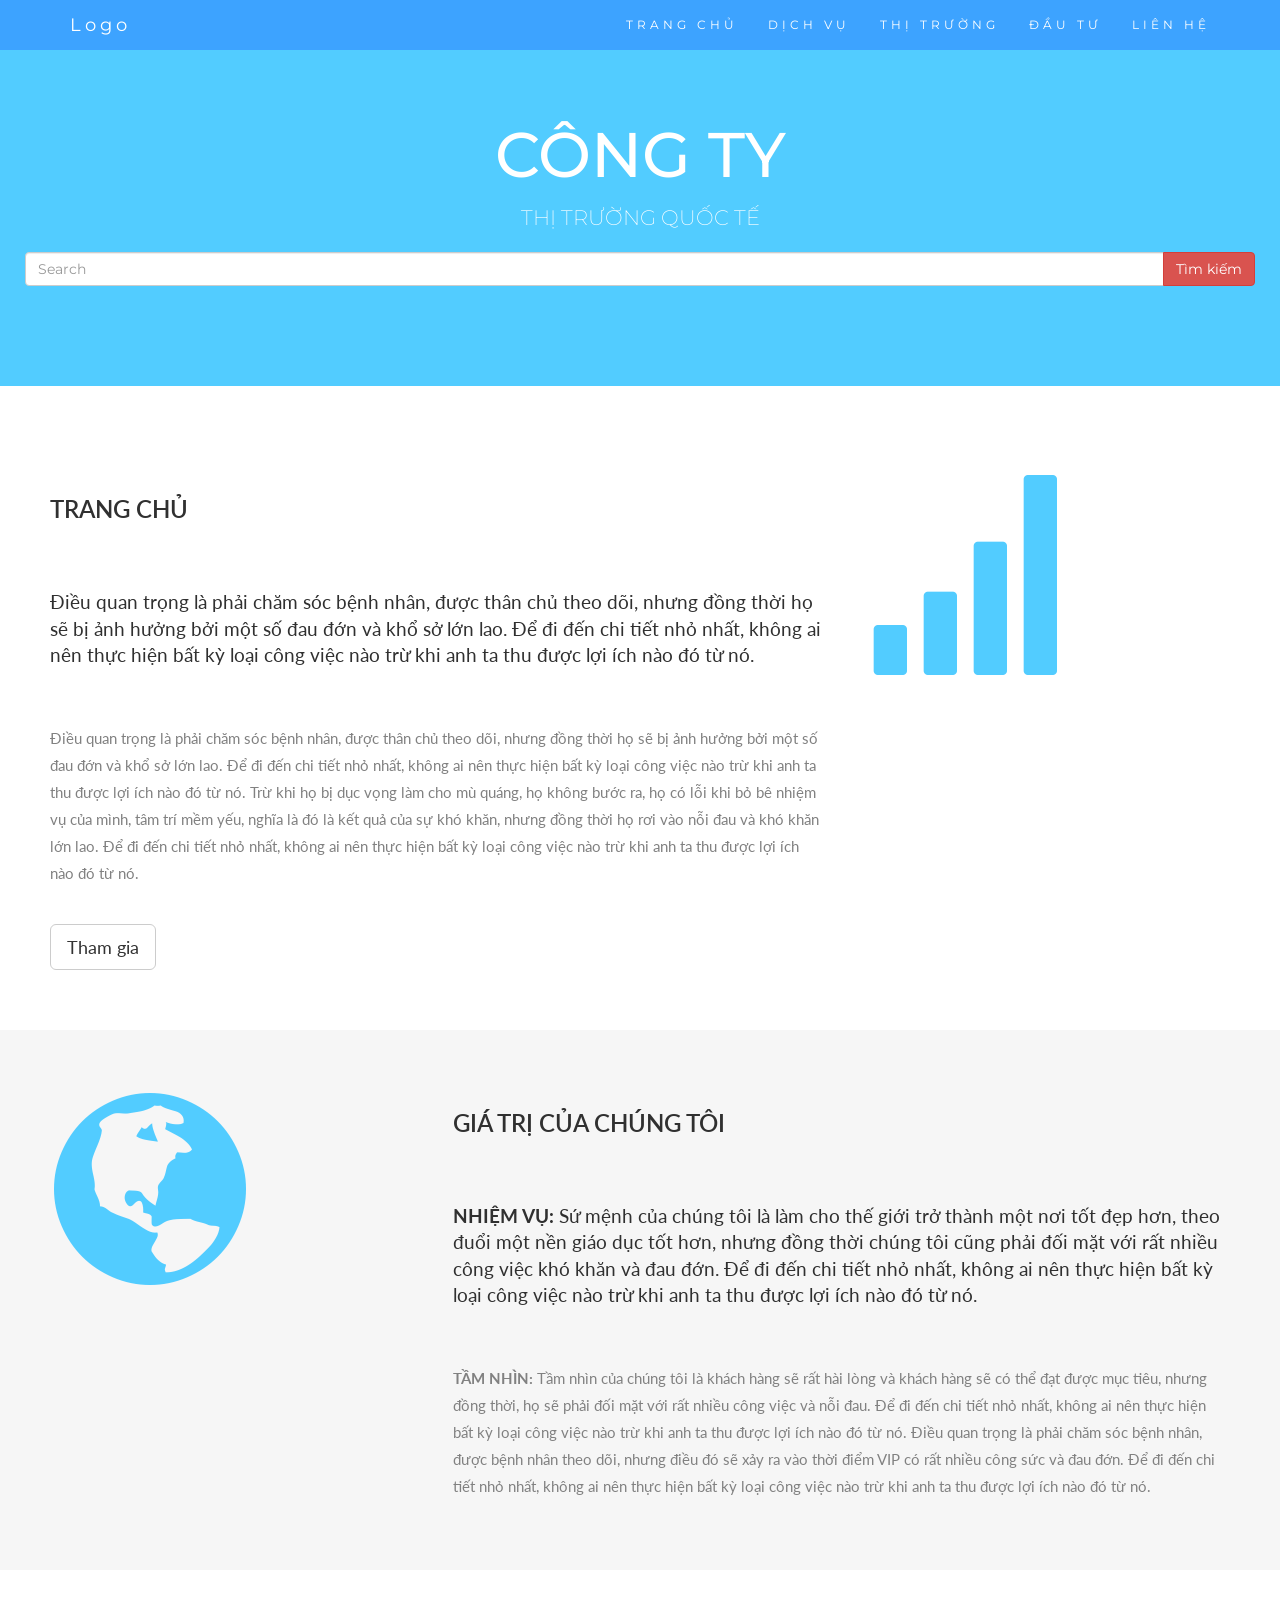
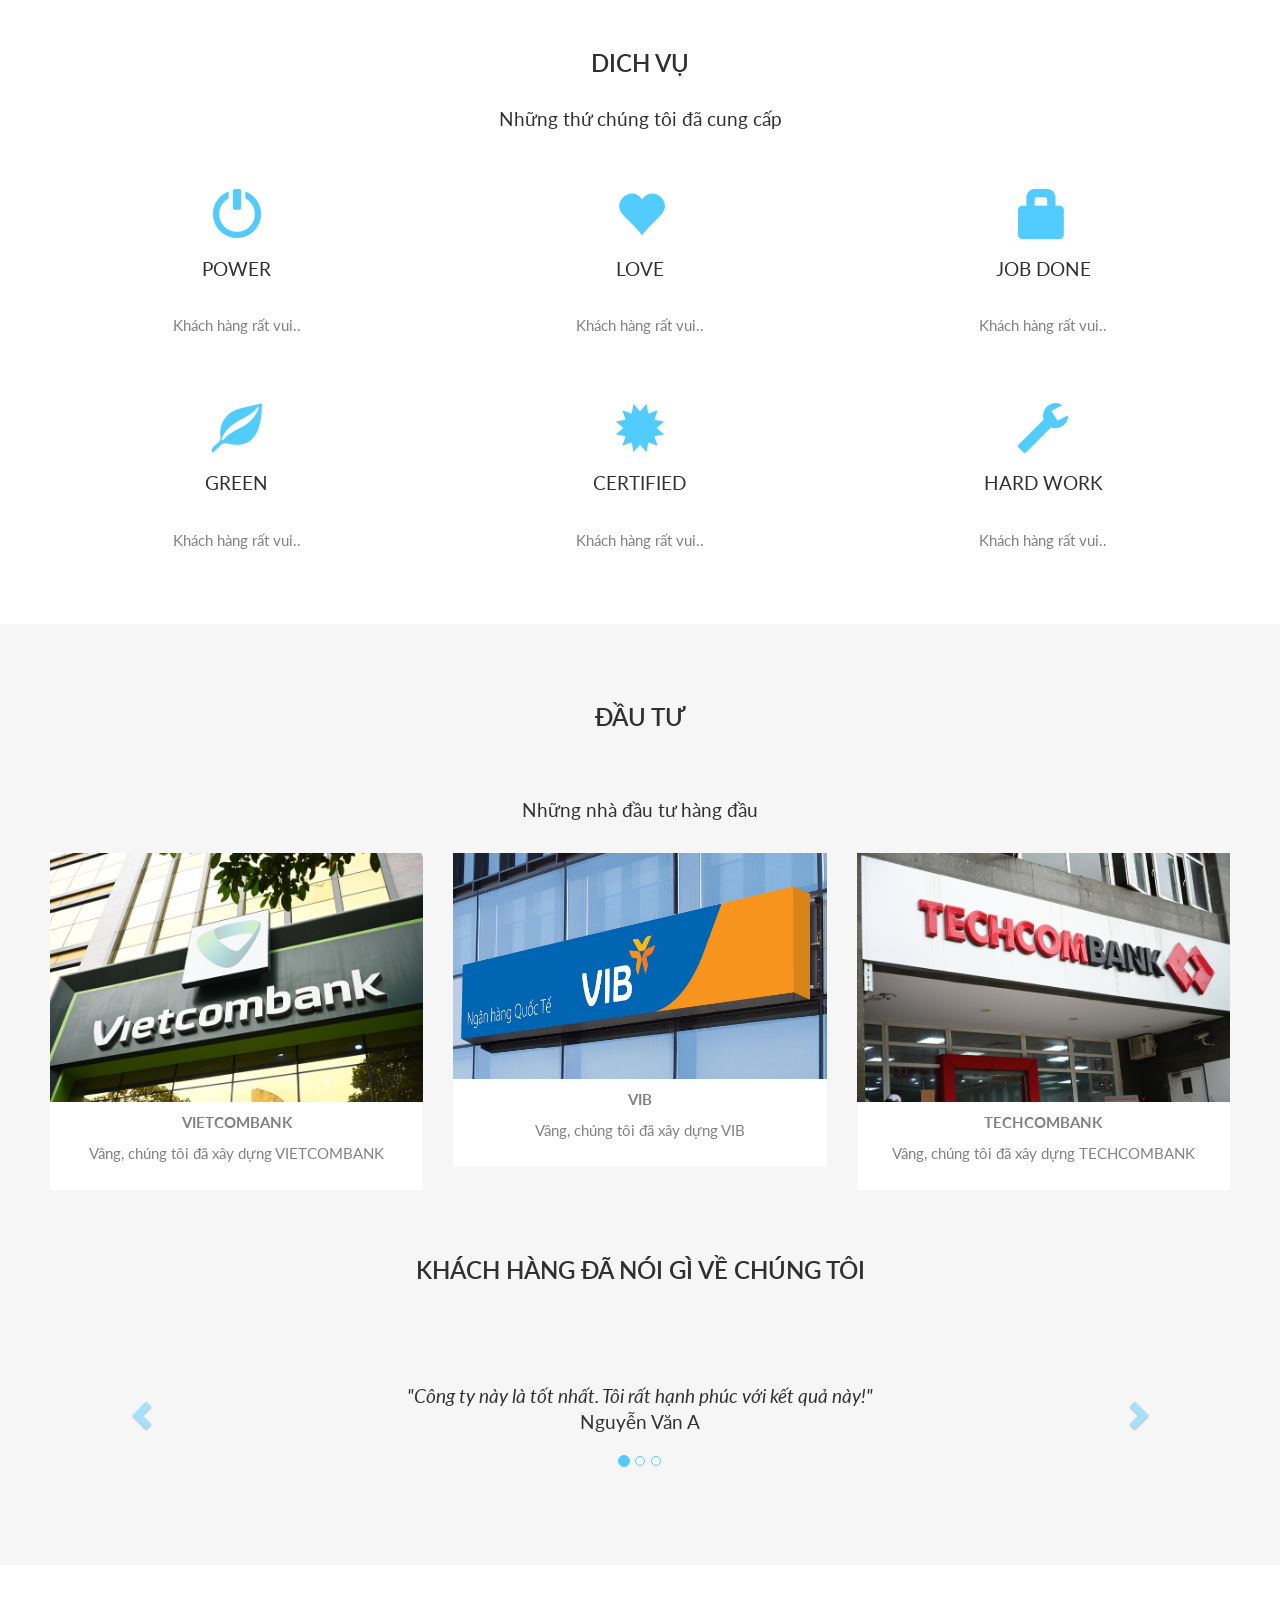
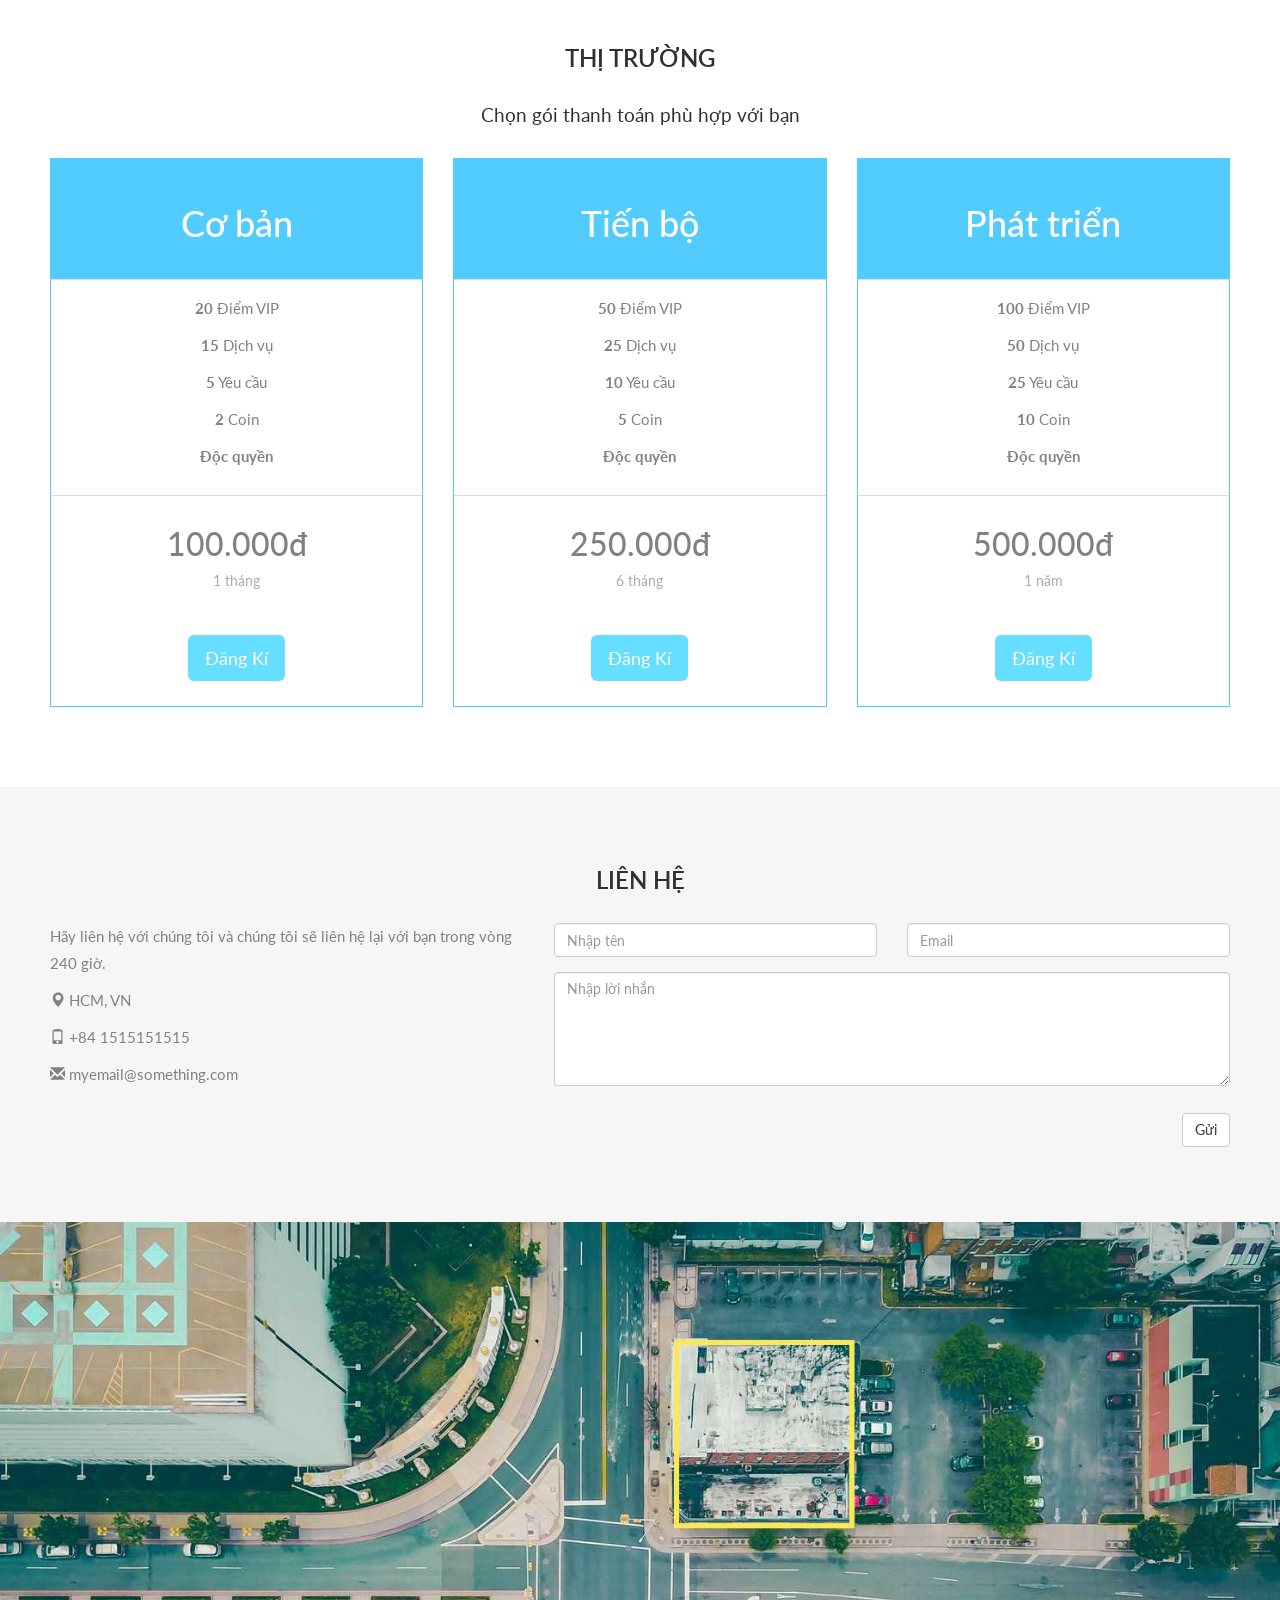
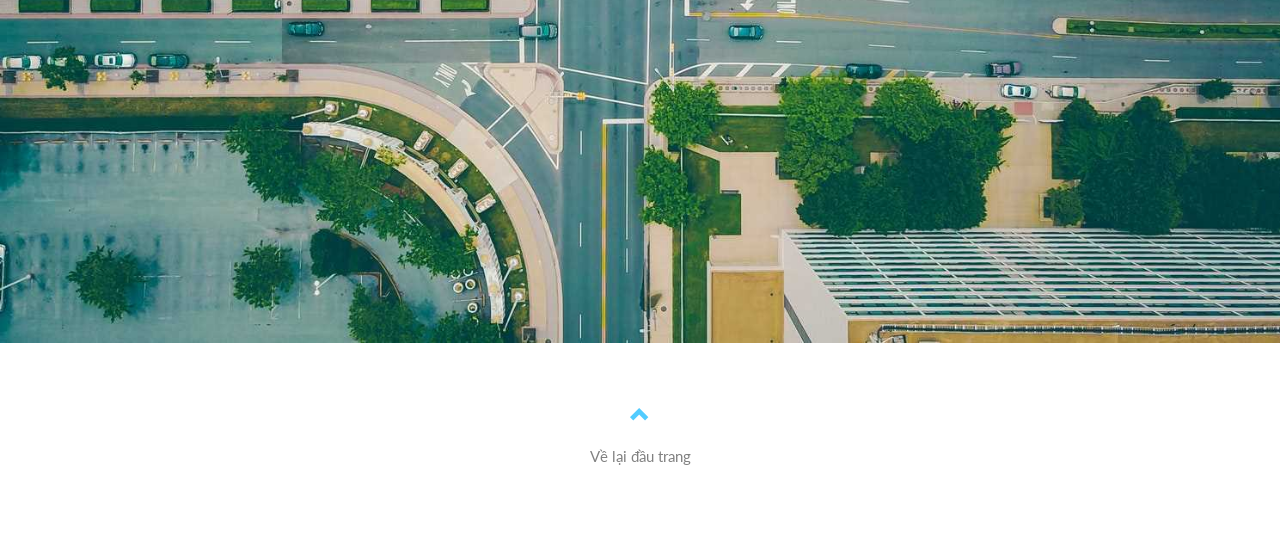
<file: Lab10/index.html>
<!DOCTYPE html>
<html lang="en">
<head>
  <title>Bootstrap Theme Company Page</title>
  <meta charset="utf-8">
  <meta name="viewport" content="width=device-width, initial-scale=1">
  <link rel="stylesheet" href="https://maxcdn.bootstrapcdn.com/bootstrap/3.4.1/css/bootstrap.min.css">
  <link href="https://fonts.googleapis.com/css?family=Montserrat" rel="stylesheet" type="text/css">
  <link href="https://fonts.googleapis.com/css?family=Lato" rel="stylesheet" type="text/css">
  <script src="https://ajax.googleapis.com/ajax/libs/jquery/3.7.1/jquery.min.js"></script>
  <script src="https://maxcdn.bootstrapcdn.com/bootstrap/3.4.1/js/bootstrap.min.js"></script>
  <link rel="stylesheet" href="style.css">
</head>
<body id="myPage" data-spy="scroll" data-target=".navbar" data-offset="60">

<nav class="navbar navbar-default navbar-fixed-top">
  <div class="container">
    <div class="navbar-header">
      <button type="button" class="navbar-toggle" data-toggle="collapse" data-target="#myNavbar">
        <span class="icon-bar"></span>
        <span class="icon-bar"></span>
        <span class="icon-bar"></span>                        
      </button>
      <a class="navbar-brand" href="#myPage">Logo</a>
    </div>
    <div class="collapse navbar-collapse" id="myNavbar">
      <ul class="nav navbar-nav navbar-right">
        <li><a href="#home">TRANG CHỦ</a></li>
        <li><a href="#services">DỊCH VỤ</a></li>
        <li><a href="#pricing">THỊ TRƯỜNG</a></li>
        <li><a href="#portfolio">ĐẦU TƯ</a></li>
        <li><a href="#contact">LIÊN HỆ</a></li>
      </ul>
    </div>
  </div>
</nav>

<div class="jumbotron text-center">
  <h1>CÔNG TY</h1> 
  <p>THỊ TRƯỜNG QUỐC TẾ</p> 
  <form>
    <div class="input-group">
      <input type="email" class="form-control" size="50" placeholder="Search" required>
      <div class="input-group-btn">
        <button type="button" class="btn btn-danger">Tìm kiếm</button>
      </div>
    </div>
  </form>
</div>

<div id="about" class="container-fluid">
  <div class="row">
    <div class="col-sm-8">
      <h2>Trang chủ</h2><br>
      <h4>Điều quan trọng là phải chăm sóc bệnh nhân, được thân chủ theo dõi, nhưng đồng thời họ sẽ bị ảnh hưởng bởi một số đau đớn và khổ sở lớn lao. Để đi đến chi tiết nhỏ nhất, không ai nên thực hiện bất kỳ loại công việc nào trừ khi anh ta thu được lợi ích nào đó từ nó.</h4><br>
      <p>Điều quan trọng là phải chăm sóc bệnh nhân, được thân chủ theo dõi, nhưng đồng thời họ sẽ bị ảnh hưởng bởi một số đau đớn và khổ sở lớn lao. Để đi đến chi tiết nhỏ nhất, không ai nên thực hiện bất kỳ loại công việc nào trừ khi anh ta thu được lợi ích nào đó từ nó. Trừ khi họ bị dục vọng làm cho mù quáng, họ không bước ra, họ có lỗi khi bỏ bê nhiệm vụ của mình, tâm trí mềm yếu, nghĩa là đó là kết quả của sự khó khăn, nhưng đồng thời họ rơi vào nỗi đau và khó khăn lớn lao. Để đi đến chi tiết nhỏ nhất, không ai nên thực hiện bất kỳ loại công việc nào trừ khi anh ta thu được lợi ích nào đó từ nó.</p>
      <br><button class="btn btn-default btn-lg">Tham gia</button>
    </div>
    <div class="col-sm-4">
      <span class="glyphicon glyphicon-signal logo"></span>
    </div>
  </div>
</div>

<div class="container-fluid bg-grey">
  <div class="row">
    <div class="col-sm-4">
      <span class="glyphicon glyphicon-globe logo slideanim"></span>
    </div>
    <div class="col-sm-8">
      <h2>
        Giá trị của chúng tôi</h2><br>
      <h4><strong>NHIỆM VỤ:</strong> Sứ mệnh của chúng tôi là làm cho thế giới trở thành một nơi tốt đẹp hơn, theo đuổi một nền giáo dục tốt hơn, nhưng đồng thời chúng tôi cũng phải đối mặt với rất nhiều công việc khó khăn và đau đớn. Để đi đến chi tiết nhỏ nhất, không ai nên thực hiện bất kỳ loại công việc nào trừ khi anh ta thu được lợi ích nào đó từ nó.
      </h4><br>
      <p><strong>TẦM NHÌN:</strong> Tầm nhìn của chúng tôi là khách hàng sẽ rất hài lòng và khách hàng sẽ có thể đạt được mục tiêu, nhưng đồng thời, họ sẽ phải đối mặt với rất nhiều công việc và nỗi đau. Để đi đến chi tiết nhỏ nhất, không ai nên thực hiện bất kỳ loại công việc nào trừ khi anh ta thu được lợi ích nào đó từ nó.
        Điều quan trọng là phải chăm sóc bệnh nhân, được bệnh nhân theo dõi, nhưng điều đó sẽ xảy ra vào thời điểm VIP có rất nhiều công sức và đau đớn. Để đi đến chi tiết nhỏ nhất, không ai nên thực hiện bất kỳ loại công việc nào trừ khi anh ta thu được lợi ích nào đó từ nó.</p>
    </div>
  </div>
</div>

<div id="services" class="container-fluid text-center">
  <h2>DICH VỤ</h2>
  <h4>Những thứ chúng tôi đã cung cấp</h4>
  <br>
  <div class="row slideanim">
    <div class="col-sm-4">
      <span class="glyphicon glyphicon-off logo-small"></span>
      <h4>POWER</h4>
      <p>Khách hàng rất vui..</p>
    </div>
    <div class="col-sm-4">
      <span class="glyphicon glyphicon-heart logo-small"></span>
      <h4>LOVE</h4>
      <p>Khách hàng rất vui..</p>
    </div>
    <div class="col-sm-4">
      <span class="glyphicon glyphicon-lock logo-small"></span>
      <h4>JOB DONE</h4>
      <p>Khách hàng rất vui..</p>
    </div>
  </div>
  <br><br>
  <div class="row slideanim">
    <div class="col-sm-4">
      <span class="glyphicon glyphicon-leaf logo-small"></span>
      <h4>GREEN</h4>
      <p>Khách hàng rất vui..</p>
    </div>
    <div class="col-sm-4">
      <span class="glyphicon glyphicon-certificate logo-small"></span>
      <h4>CERTIFIED</h4>
      <p>Khách hàng rất vui..</p>
    </div>
    <div class="col-sm-4">
      <span class="glyphicon glyphicon-wrench logo-small"></span>
      <h4 style="color:#303030;">HARD WORK</h4>
      <p>Khách hàng rất vui..</p>
    </div>
  </div>
</div>

<div id="portfolio" class="container-fluid text-center bg-grey">
  <h2>ĐẦU TƯ</h2><br>
  <h4>Những nhà đầu tư hàng đầu</h4>
  <div class="row text-center slideanim">
    <div class="col-sm-4">
      <div class="thumbnail">
        <img src="img/vietcombank-7-of-18-3462.jpg" alt="Paris" width="400" height="300">
        <p><strong>VIETCOMBANK</strong></p>
        <p>Vâng, chúng tôi đã xây dựng VIETCOMBANK</p>
      </div>
    </div>
    <div class="col-sm-4">
      <div class="thumbnail">
        <img src="img/1.jpg" alt="New York" width="400" height="300">
        <p><strong>VIB</strong></p>
        <p>Vâng, chúng tôi đã xây dựng VIB</p>
      </div>
    </div>
    <div class="col-sm-4">
      <div class="thumbnail">
        <img src="img/techcombank-cho-cong-ty-cua-em-trai-chu-tich-vay-1_648a7f7d7f19b.jpg" alt="San Francisco" width="400" height="300">
        <p><strong>TECHCOMBANK</strong></p>
        <p>Vâng, chúng tôi đã xây dựng TECHCOMBANK</p>
      </div>
    </div>
  </div><br>
  
  <h2>Khách hàng đã nói gì về chúng tôi</h2>
  <div id="myCarousel" class="carousel slide text-center" data-ride="carousel">
    <ol class="carousel-indicators">
      <li data-target="#myCarousel" data-slide-to="0" class="active"></li>
      <li data-target="#myCarousel" data-slide-to="1"></li>
      <li data-target="#myCarousel" data-slide-to="2"></li>
    </ol>

    <div class="carousel-inner" role="listbox">
      <div class="item active">
        <h4>"Công ty này là tốt nhất. Tôi rất hạnh phúc với kết quả này!"<br><span>Nguyễn Văn A</span></h4>
      </div>
      <div class="item">
        <h4>"Một từ thôi... CHÀ!"<br><span>Nguyễn Văn B</span></h4>
      </div>
      <div class="item">
        <h4>"
          Tôi có thể... Hạnh phúc hơn nữa với công ty này không?"<br><span>Nguyễn Văn C</span></h4>
      </div>
    </div>

    <a class="left carousel-control" href="#myCarousel" role="button" data-slide="prev">
      <span class="glyphicon glyphicon-chevron-left" aria-hidden="true"></span>
      <span class="sr-only">Previous</span>
    </a>
    <a class="right carousel-control" href="#myCarousel" role="button" data-slide="next">
      <span class="glyphicon glyphicon-chevron-right" aria-hidden="true"></span>
      <span class="sr-only">Next</span>
    </a>
  </div>
</div>

<div id="pricing" class="container-fluid">
  <div class="text-center">
    <h2>THỊ TRƯỜNG</h2>
    <h4>
      Chọn gói thanh toán phù hợp với bạn</h4>
  </div>
  <div class="row slideanim">
    <div class="col-sm-4 col-xs-12" style="border-radius: 10px;">
      <div class="panel panel-default text-center">
        <div class="panel-heading">
          <h1>Cơ bản</h1>
        </div>
        <div class="panel-body">
          <p><strong>20</strong> Điểm VIP </p>
          <p><strong>15</strong> Dịch vụ </p>
          <p><strong>5</strong> Yêu cầu</p>
          <p><strong>2</strong> Coin</p>
          <p><strong>Độc quyền</strong>
        </div>
        <div class="panel-footer">
          <h3>100.000đ</h3>
          <h4>1 tháng</h4>
          <button class="btn btn-lg">Đăng Kí</button>
        </div>
      </div>      
    </div>     
    <div class="col-sm-4 col-xs-12">
      <div class="panel panel-default text-center">
        <div class="panel-heading">
          <h1>Tiến bộ</h1>
        </div>
        <div class="panel-body">
          <p><strong>50</strong> Điểm VIP </p>
          <p><strong>25</strong> Dịch vụ </p>
          <p><strong>10</strong> Yêu cầu</p>
          <p><strong>5</strong> Coin</p>
          <p><strong>Độc quyền</strong>
        </div>
        <div class="panel-footer">
          <h3>250.000đ</h3>
          <h4>6 tháng</h4>
          <button class="btn btn-lg">Đăng Kí</button>
        </div>
      </div>      
    </div>       
    <div class="col-sm-4 col-xs-12">
      <div class="panel panel-default text-center">
        <div class="panel-heading">
          <h1>Phát triển</h1>
        </div>
        <div class="panel-body">
          <p><strong>100</strong> Điểm VIP </p>
          <p><strong>50</strong> Dịch vụ </p>
          <p><strong>25</strong> Yêu cầu</p>
          <p><strong>10</strong> Coin</p>
          <p><strong>Độc quyền</strong>
        </div>
        <div class="panel-footer">
          <h3>500.000đ</h3>
          <h4>1 năm</h4>
          <button class="btn btn-lg">Đăng Kí</button>
        </div>
      </div>      
    </div>    
  </div>
</div>

<div id="contact" class="container-fluid bg-grey">
  <h2 class="text-center">LIÊN HỆ</h2>
  <div class="row">
    <div class="col-sm-5">
      <p>Hãy liên hệ với chúng tôi và chúng tôi sẽ liên hệ lại với bạn trong vòng 240 giờ.</p>
      <p><span class="glyphicon glyphicon-map-marker"></span> HCM, VN</p>
      <p><span class="glyphicon glyphicon-phone"></span> +84 1515151515</p>
      <p><span class="glyphicon glyphicon-envelope"></span> myemail@something.com</p>
    </div>
    <div class="col-sm-7 slideanim">
      <div class="row">
        <div class="col-sm-6 form-group">
          <input class="form-control" id="name" name="name" placeholder="Nhập tên" type="text" required>
        </div>
        <div class="col-sm-6 form-group">
          <input class="form-control" id="email" name="email" placeholder="Email" type="email" required>
        </div>
      </div>
      <textarea class="form-control" id="comments" name="comments" placeholder="Nhập lời nhắn" rows="5"></textarea><br>
      <div class="row">
        <div class="col-sm-12 form-group">
          <button class="btn btn-default pull-right" type="submit">Gửi</button>
        </div>
      </div>
    </div>
  </div>
</div>

<img src="img/map.jpg" class="w3-image w3-greyscale-min" style="width:100%">

<footer class="container-fluid text-center">
  <a href="#myPage" title="To Top">
    <span class="glyphicon glyphicon-chevron-up"></span>
  </a>
  <p>Về lại đầu trang</p>
</footer>

<script src="script.js"></script>

</body>
</html>
</file>
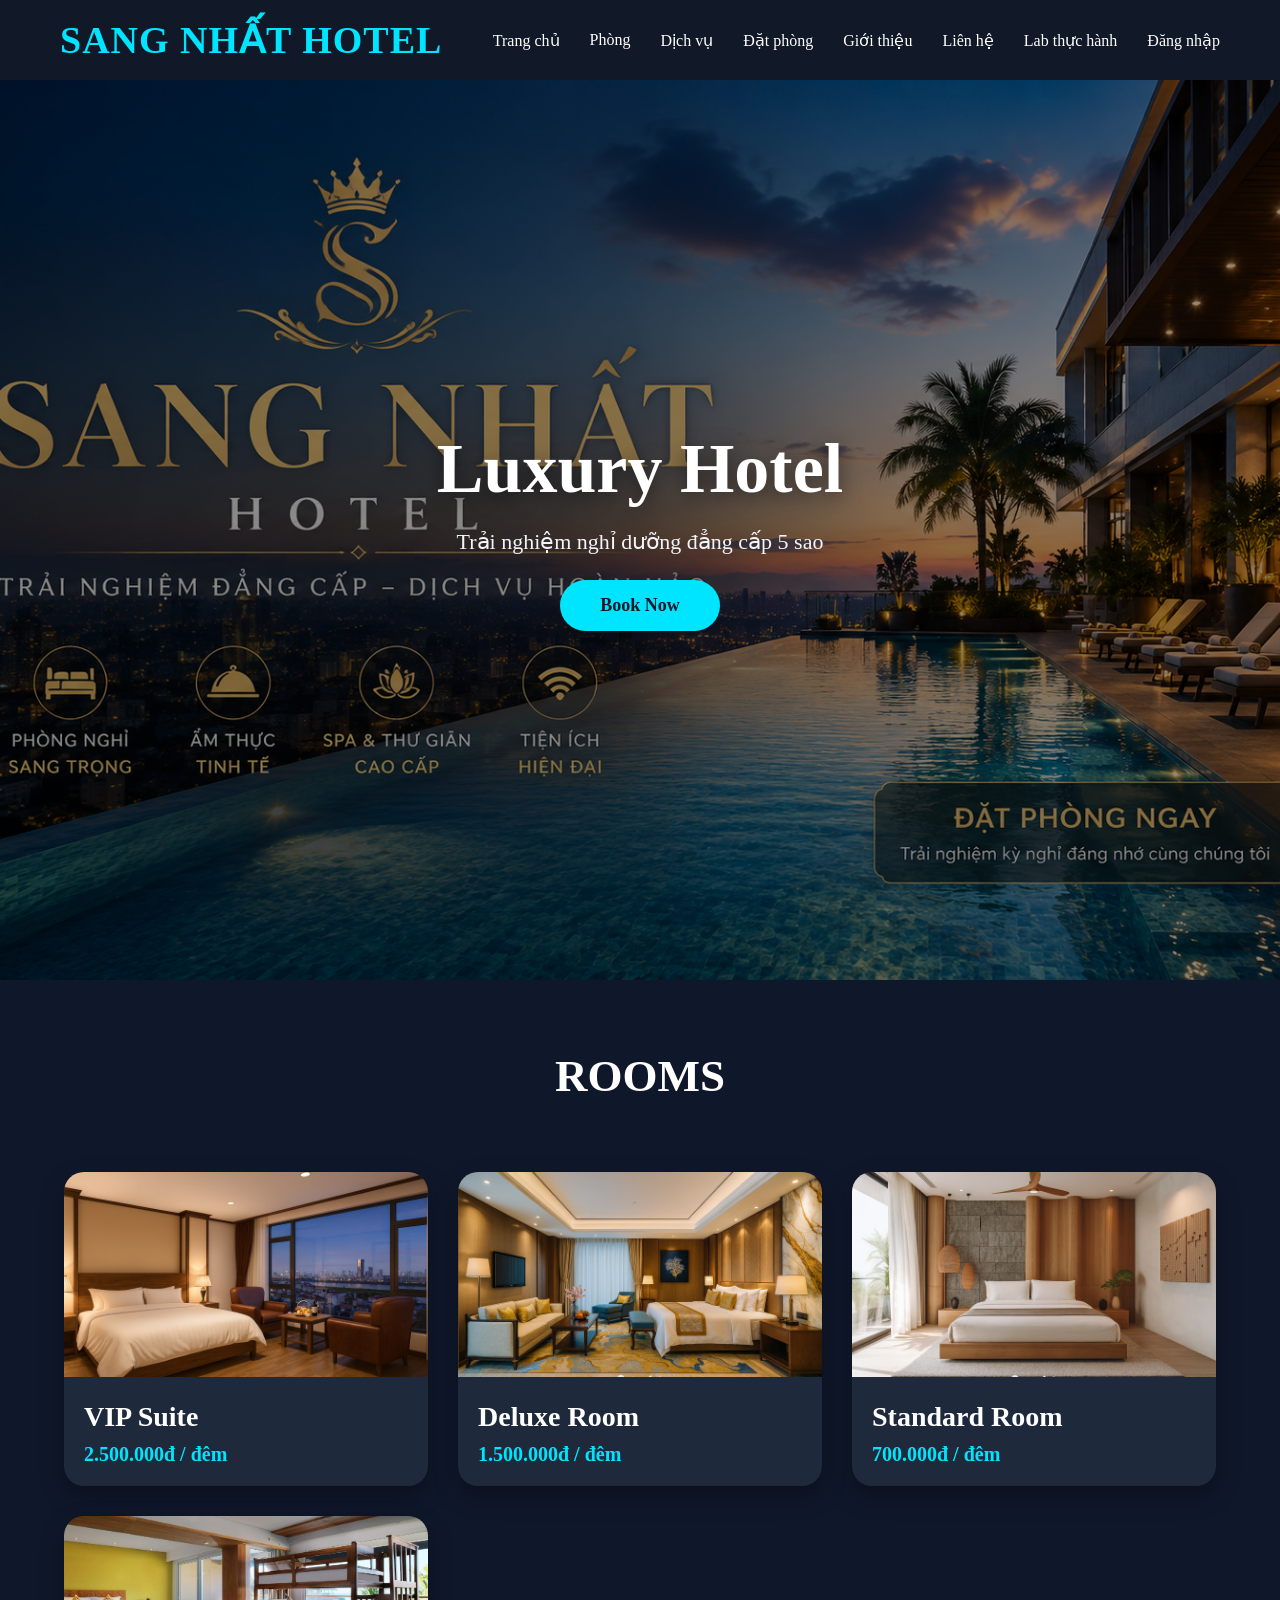
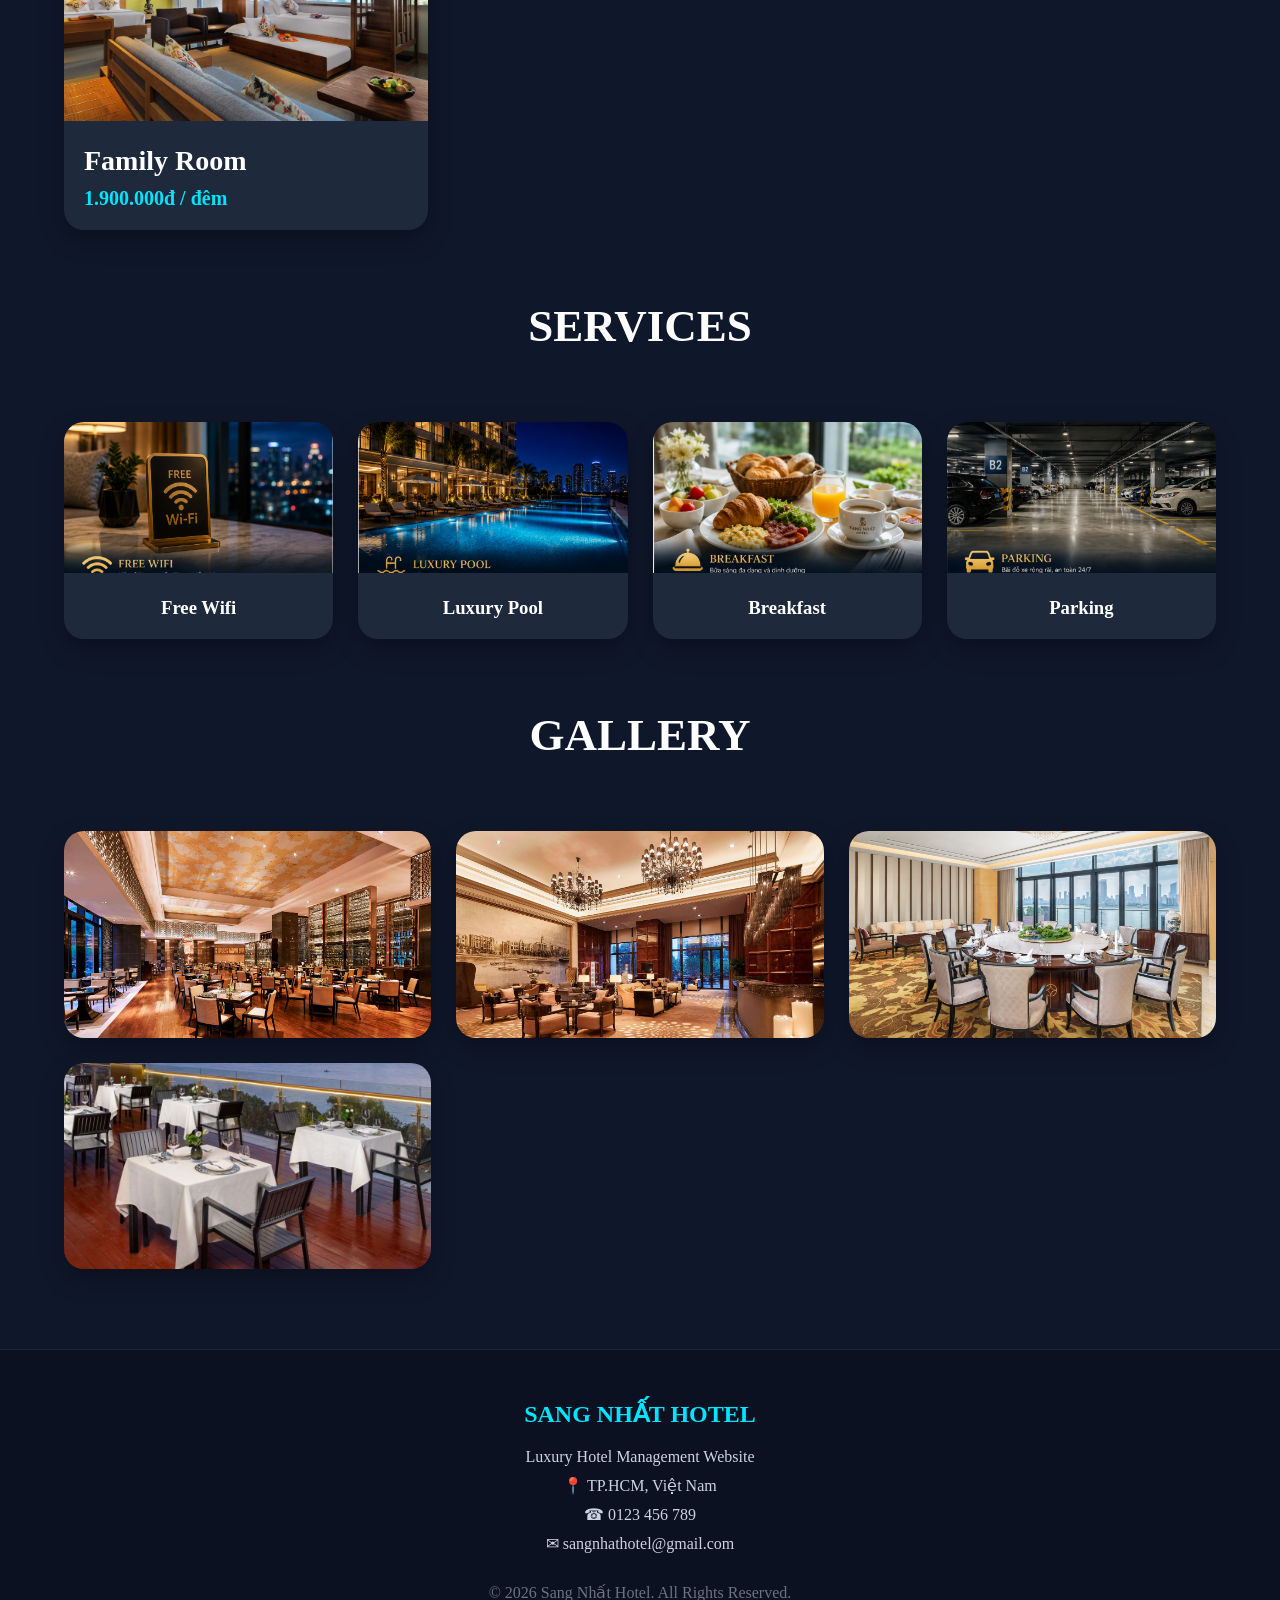
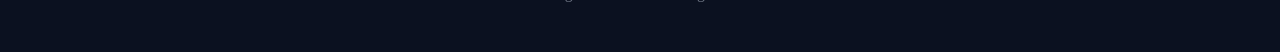
<file: user/index.html>
<!-- index.html -->

<!DOCTYPE html>
<html lang="vi">

<head>

    <meta charset="UTF-8">

    <meta name="viewport" content="width=device-width, initial-scale=1.0">

    <title>Sang Nhất Hotel</title>

    <!-- CSS -->

    <link rel="stylesheet" href="assets/css/style.css">

    <!-- ICON -->

    <link rel="icon" href="assets/images/logo.png">

</head>

<body>

<!-- HEADER -->

<header>

    <div class="logo">
        SANG NHẤT HOTEL
    </div>

    <nav>

        <a href="index.html">Trang chủ</a>

        <a href="index.html#rooms">Phòng</a>

        <a href="index.html#services">Dịch vụ</a>

        <a href="booking.html">Đặt phòng</a>
        <a href="about.html">Giới thiệu</a>
        <a href="contact.html">Liên hệ</a>

        <a href="labs.html">Lab thực hành</a>

        <a href="login.html">Đăng nhập</a>

    </nav>

</header>

<!-- HERO -->

<section class="hero">

    <img src="assets/images/banners/banner1.png">

    <div class="hero-content">

        <h2>Luxury Hotel</h2>

        <p>

            Trải nghiệm nghỉ dưỡng đẳng cấp 5 sao

        </p>

        <a href="booking.html">

            <button>

                Book Now

            </button>

        </a>

    </div>

</section>

<!-- ROOMS -->

<section id="rooms">

    <h2 class="title">

        ROOMS

    </h2>

    <div class="room-grid">

        <!-- VIP -->

        <a href="vip-room.html" class="room-link">

            <div class="room-card">

                <img src="assets/images/rooms/room1.png">

                <h3>VIP Suite</h3>

                <p>2.500.000đ / đêm</p>

            </div>

        </a>

        <!-- DELUXE -->

        <a href="deluxe-room.html" class="room-link">

            <div class="room-card">

                <img src="assets/images/rooms/room2.png">

                <h3>Deluxe Room</h3>

                <p>1.500.000đ / đêm</p>

            </div>

        </a>

        <!-- STANDARD -->

        <a href="standard-room.html" class="room-link">

            <div class="room-card">

                <img src="assets/images/rooms/room3.png">

                <h3>Standard Room</h3>

                <p>700.000đ / đêm</p>

            </div>

        </a>

        <!-- FAMILY -->

        <a href="family-room.html" class="room-link">

            <div class="room-card">

                <img src="assets/images/rooms/room4.jpg">

                <h3>Family Room</h3>

                <p>1.900.000đ / đêm</p>

            </div>

        </a>

    </div>

</section>

<!-- SERVICES -->

<section class="services" id="services">

    <h2 class="title">

        SERVICES

    </h2>

    <div class="service-grid">

        <!-- WIFI -->

        <div class="service-card">

            <img src="assets/images/services/wifi.png">

            <h3>Free Wifi</h3>

        </div>

        <!-- POOL -->

        <div class="service-card">

            <img src="assets/images/services/pool.png">

            <h3>Luxury Pool</h3>

        </div>

        <!-- BREAKFAST -->

        <div class="service-card">

            <img src="assets/images/services/breakfast.png">

            <h3>Breakfast</h3>

        </div>

        <!-- PARKING -->

        <div class="service-card">

            <img src="assets/images/services/parking.png">

            <h3>Parking</h3>

        </div>

    </div>

</section>

<!-- GALLERY -->

<section id="gallery">

    <h2 class="title">

        GALLERY

    </h2>

    <div class="gallery-grid">

        <img src="assets/images/gallery/gallery1.webp">

        <img src="assets/images/gallery/gallery2.jpg">

        <img src="assets/images/gallery/gallery3.jpg">

        <img src="assets/images/gallery/gallery4.jpg">

    </div>

</section>




<!-- FOOTER -->

<footer>

    <div class="footer-content">

        <h2>SANG NHẤT HOTEL</h2>

        <p>
            Luxury Hotel Management Website
        </p>

        <p>
            📍 TP.HCM, Việt Nam
        </p>

        <p>
            ☎ 0123 456 789
        </p>

        <p>
            ✉ sangnhathotel@gmail.com
        </p>

    </div>

    <div class="copyright">

        © 2026 Sang Nhất Hotel.
        All Rights Reserved.

    </div>

</footer>

<!-- JAVASCRIPT -->

<script>

const isLogin =
    localStorage.getItem("isLogin");

const username =
    localStorage.getItem("username");

const userArea =
    document.getElementById("user-area");

if(isLogin === "true"){

    userArea.innerHTML = `

        <div class="user-box">

            <span>

                👤 ${username}

            </span>

            <button onclick="logout()">

                Đăng xuất

            </button>

        </div>

    `;

}

function logout(){

    localStorage.removeItem("isLogin");

    localStorage.removeItem("username");

    alert("Đã đăng xuất!");

    location.reload();

}

</script>

</body>

</html>
</file>
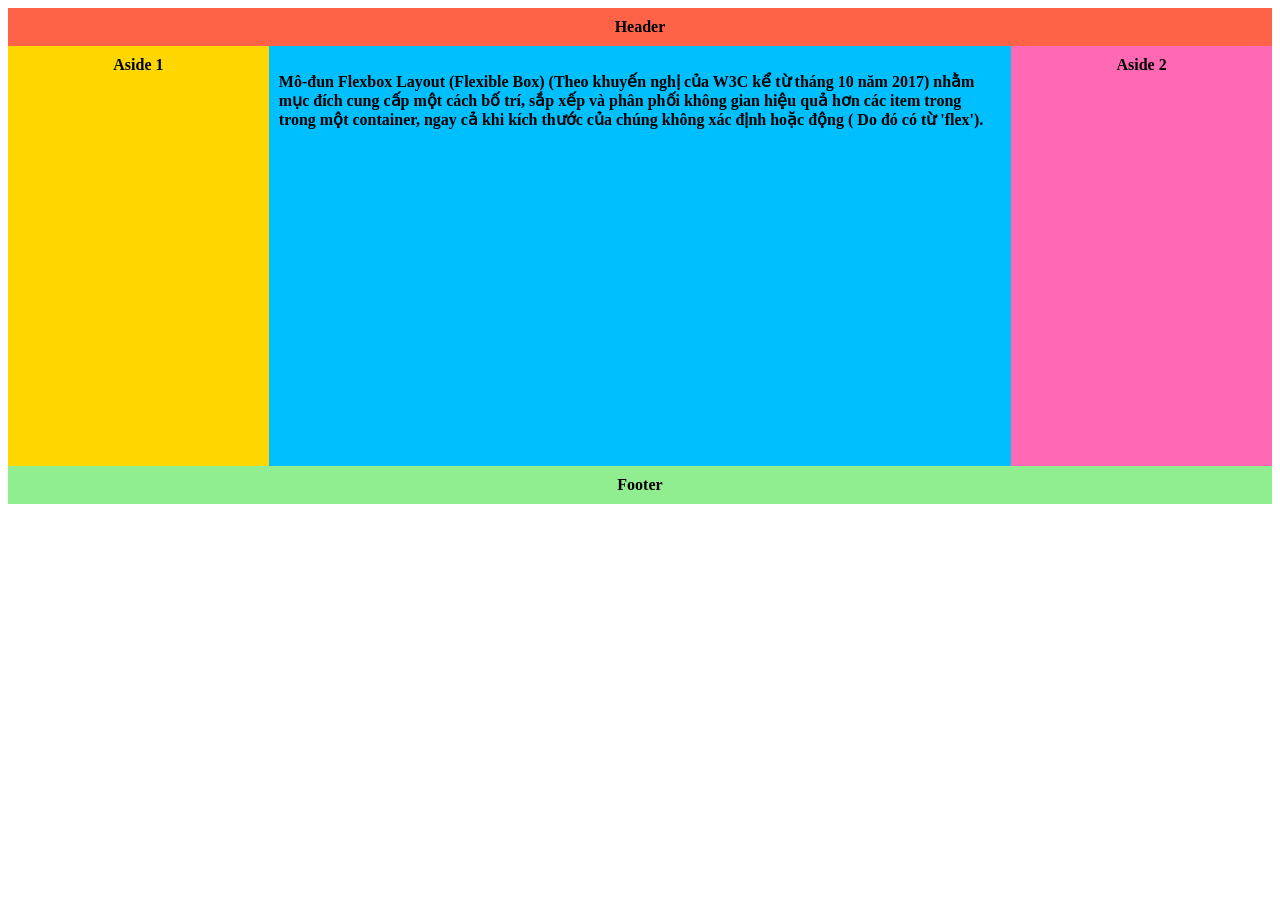
<file: Lab06/Bai_2_Minh_hoa_layout/index.html>
<!DOCTYPE html>
<html>

<head>
	<meta http-equiv="Content-Type" content="text/html; charset=utf-8" />
    <link rel="stylesheet" href="css/style.css">
</head>

<body>
    <div class="wrapper">
        <header class="header-flex-2">Header</header>
        <article class="main">
            <p>Mô-đun Flexbox Layout (Flexible Box) (Theo khuyến nghị của W3C kể từ tháng 10 năm 2017) nhằm mục đích
                cung cấp một cách bố trí, sắp xếp và phân phối không gian hiệu quả hơn các item trong trong một
                container, ngay cả khi kích thước của chúng không xác định hoặc động ( Do đó có từ 'flex').</p>
        </article>
        <aside class="aside aside-1">Aside 1</aside>
        <aside class="aside aside-2">Aside 2</aside>
        <footer class="footer-flex-2">Footer</footer>
    </div>
</body>

</html>
</file>
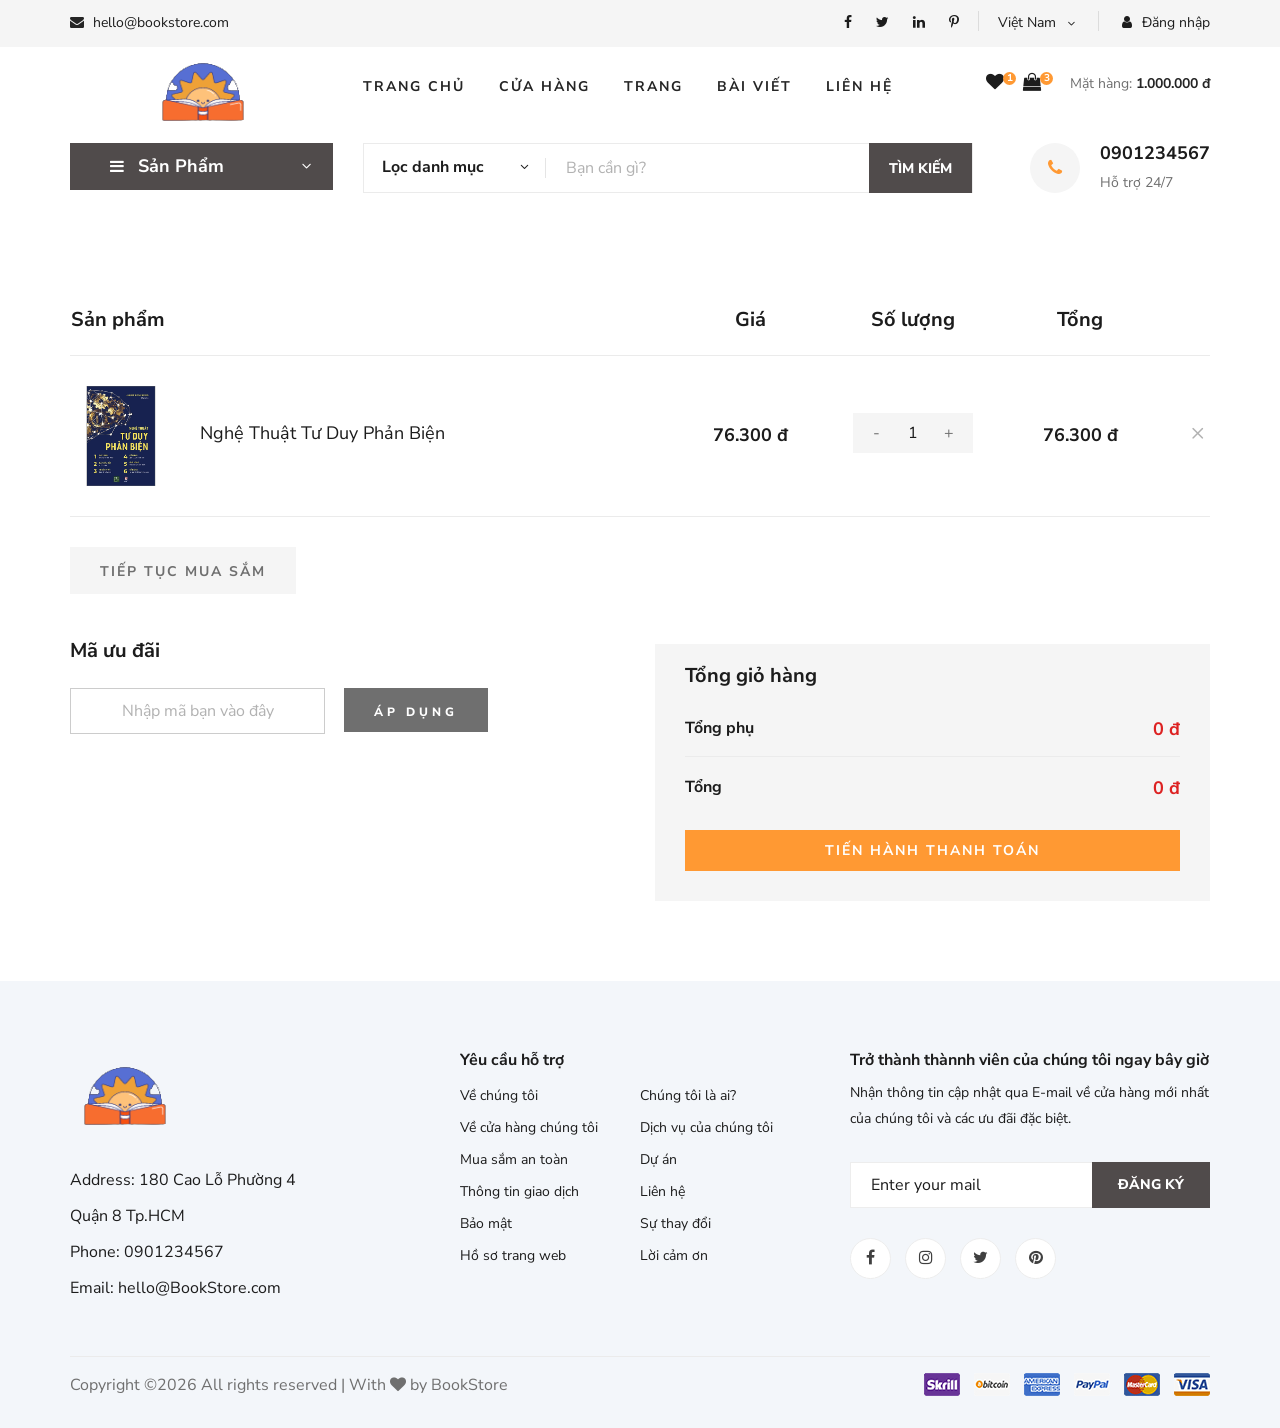
<file: Lab07/demo_bai_2/index.html>
<!DOCTYPE html>
<html lang="zxx">

<head>
    <meta charset="UTF-8">
    <meta name="description" content="Ogani Template">
    <meta name="keywords" content="Ogani, unica, creative, html">
    <meta name="viewport" content="width=device-width, initial-scale=1.0">
    <meta http-equiv="X-UA-Compatible" content="ie=edge">
    <title>Nice | BookStore</title>
    
    <!-- Google Font -->
    <link href="https://fonts.googleapis.com/css2?family=Nunito Sans:wght@200;300;400;600;900&display=swap" rel="stylesheet">
    
    <!-- Css Styles -->
    <link rel="stylesheet" href="css/bootstrap.min.css" type="text/css">
    <link rel="stylesheet" href="css/font-awesome.min.css" type="text/css">
    <link rel="stylesheet" href="css/elegant-icons.css" type="text/css">
    <link rel="stylesheet" href="css/nice-select.css" type="text/css">
    <link rel="stylesheet" href="css/jquery-ui.min.css" type="text/css">
    <link rel="stylesheet" href="css/owl.carousel.min.css" type="text/css">
    <link rel="stylesheet" href="css/slicknav.min.css" type="text/css">
    <link rel="stylesheet" href="css/style.css" type="text/css">


</head>

<body>
    <!-- Page Preloder -->
    <div id="preloder">
        <div class="loader"></div>
    </div>

    <!-- Humberger Begin -->
    <div class="humberger__menu__overlay"></div>
    <div class="humberger__menu__wrapper">
        <div class="humberger__menu__logo">
            <a href="#"><img src="img/logo.png" alt=""></a>
        </div>
        <div class="humberger__menu__cart">
            <ul>
                <li><a href="#"><i class="fa fa-heart"></i> <span>1</span></a></li>
                <li><a href="#"><i class="fa fa-shopping-bag"></i> <span>3</span></a></li>
            </ul>
            <div class="header__cart__price">Mặt hàng: <span>1.000.000 đ</span></div>
        </div>
        <div class="humberger__menu__widget">
            <div class="header__top__right__language">
                <div>Việt Nam</div>
                <span class="arrow_carrot-down"></span>
                <ul>
                    <li><a href="#">Spanis</a></li>
                    <li><a href="#">English</a></li>
                </ul>
            </div>
            <div class="header__top__right__auth">
                <a href="#"><i class="fa fa-user"></i> Đăng nhập</a>
            </div>
        </div>
        <nav class="humberger__menu__nav mobile-menu">
            <ul>
                <li><a href="./index.html">Trang chủ</a></li>
                <li><a href="./shop-grid.html">Cửa hàng</a></li>
                <li><a href="#">Trang</a>
                    <ul class="header__menu__dropdown">
                        <li><a href="./shop-details.html">Cửa hàng chi tiết</a></li>
                        <li><a href="./shoping-cart.html">Giỏ hàng</a></li>
                        <li><a href="./checkout.html">Thủ tục thanh toán</a></li>
                        <li><a href="./blog-details.html">Chi tiết bài viết</a></li>
                    </ul>
                </li>
                <li><a href="./blog.html">Bài viết</a></li>
                <li><a href="./contact.html">Liên hệ</a></li>
            </ul>
        </nav>
        <div id="mobile-menu-wrap"></div>
        <div class="header__top__right__social">
            <a href="#"><i class="fa fa-facebook"></i></a>
            <a href="#"><i class="fa fa-twitter"></i></a>
            <a href="#"><i class="fa fa-linkedin"></i></a>
            <a href="#"><i class="fa fa-pinterest-p"></i></a>
        </div>
        <div class="humberger__menu__contact">
            <ul>
                <li><i class="fa fa-envelope"></i> hello@bookstore.com</li>
            </ul>
        </div>
    </div>
    <!-- Humberger End -->

    <!-- Header Section Begin -->
    <header class="header">
        <div class="header__top">
            <div class="container">
                <div class="row">
                    <div class="col-lg-6 col-md-6">
                        <div class="header__top__left">
                            <ul>
                                <li><i class="fa fa-envelope"></i> hello@bookstore.com</li>
                            </ul>
                        </div>
                    </div>
                    <div class="col-lg-6 col-md-6">
                        <div class="header__top__right">
                            <div class="header__top__right__social">
                                <a href="#"><i class="fa fa-facebook"></i></a>
                                <a href="#"><i class="fa fa-twitter"></i></a>
                                <a href="#"><i class="fa fa-linkedin"></i></a>
                                <a href="#"><i class="fa fa-pinterest-p"></i></a>
                            </div>
                            <div class="header__top__right__language">
                                <div>Việt Nam</div>
                                <span class="arrow_carrot-down"></span>
                                <ul>
                                    <li><a href="#">Spanis</a></li>
                                    <li><a href="#">English</a></li>
                                </ul>
                            </div>
                            <div class="header__top__right__auth">
                                <a href="#"><i class="fa fa-user"></i> Đăng nhập</a>
                            </div>
                        </div>
                    </div>
                </div>
            </div>
        </div>
        <div class="container">
            <div class="row">
                <div class="col-lg-3">
                    <div class="header__logo">
                        <a href="./index.html"><img src="img/logo.png" alt=""></a>
                    </div>
                </div>
                <div class="col-lg-6">
                    <nav class="header__menu">
                        <ul class="ul-menu">
                            <li><a href="./index.html">Trang chủ</a></li>
                            <li><a href="./shop-grid.html">Cửa hàng</a></li>
                            <li><a href="#">Trang</a>
                                <ul class="header__menu__dropdown">
                                    <li><a href="./shop-details.html">Cửa hàng chi tiết</a></li>
                                    <li><a href="./shoping-cart.html">Giỏ hàng</a></li>
                                    <li><a href="./checkout.html">Thủ tục thanh toán</a></li>
                                    <li><a href="./blog-details.html">Chi tiết bài viết</a></li>
                                </ul>
                            </li>
                            <li><a href="./blog.html">Bài viết</a></li>
                            <li><a href="./contact.html">Liên hệ</a></li>
                        </ul>
                    </nav>
                </div>
                <div class="col-lg-3">
                    <div class="header__cart">
                        <ul>
                            <li><a href="#"><i class="fa fa-heart"></i> <span>1</span></a></li>
                            <li><a href="#"><i class="fa fa-shopping-bag"></i> <span>3</span></a></li>
                        </ul>
                        <div class="header__cart__price">Mặt hàng: <span>1.000.000 đ</span></div>
                    </div>
                </div>
            </div>
            <div class="humberger__open">
                <i class="fa fa-bars"></i>
            </div>
        </div>
    </header>
    <!-- Header Section End -->

    <!-- Hero Section Begin -->
    <section class="hero hero-normal">
        <div class="container">
            <div class="row">
                <div class="col-lg-3">
                    <div class="hero__categories">
                        <div class="hero__categories__all">
                            <i class="fa fa-bars"></i>
                            <span>Sản Phẩm</span>
                        </div>
                        <ul>
                            <li><a href="#">Văn học</a></li>
                            <li><a href="#">Kinh tế</a></li>
                            <li><a href="#">Thiếu nhi</a></li>
                            <li><a href="#">Kĩ năng sống</a></li>
                            <li><a href="#">Giáo khoa</a></li>
                            <li><a href="#">Từ điển</a></li>
                            <li><a href="#">Lịch sử</a></li>
                            <li><a href="#">Y học</a></li>
                            <li><a href="#">Tạp chí</a></li>
                            <li><a href="#">Ngoại ngữ</a></li>
                            <li><a href="#">Giáo trình</a></li>
                        </ul>
                    </div>
                </div>
                <div class="col-lg-9">
                    <div class="hero__search">
                        <div class="hero__search__form">
                            <form action="#">
                                <div class="hero__search__categories">
                                    Lọc danh mục
                                    <span class="arrow_carrot-down"></span>
                                </div>
                                <input type="text" placeholder="Bạn cần gì?">
                                <button type="submit" class="site-btn">TÌM KIẾM</button>
                            </form>
                        </div>
                        <div class="hero__search__phone">
                            <div class="hero__search__phone__icon">
                                <i class="fa fa-phone"></i>
                            </div>
                            <div class="hero__search__phone__text">
                                <h5>0901234567</h5>
                                <span>Hỗ trợ 24/7 </span>
                            </div>
                        </div>
                    </div>
                </div>
            </div>
        </div>
    </section>
    <!-- Hero Section End -->

    <!-- Shoping Cart Section Begin -->
    <section class="shoping-cart spad">
        <div class="container">
            <div class="row">
                <div class="col-lg-12">
                    <div class="shoping__cart__table">
                        <table>
                            <thead>
                                <tr>
                                    <th class="shoping__product">Sản phẩm</th>
                                    <th>Giá</th>
                                    <th>Số lượng</th>
                                    <th>Tổng</th>
                                    <th></th>
                                </tr>
                            </thead>
                            <tbody>
                                <tr>
                                    <td class="shoping__cart__item">
                                        <img src="img/featured/Book_2.jpg" alt="" width="100px">
                                        <h5>Nghệ Thuật Tư Duy Phản Biện</h5>
                                    </td>
                                    <td class="shoping__cart__price">
                                        76.300 đ
                                    </td>
                                    <td class="shoping__cart__quantity">
                                        <div class="quantity">
                                            <div class="pro-qty">
                                                <input value="1" id="quantity" >
                                            </div>
                                        </div>
                                    </td>
                                    <td class="shoping__cart__total" id="total">
                                        76.300 đ
                                    </td>
                                    <td class="shoping__cart__item__close">
                                        <span class="icon_close"></span>
                                    </td>
                                </tr>
                            </tbody>
                        </table>
                    </div>
                </div>
            </div>
            <div class="row">
                <div class="col-lg-12">
                    <div class="shoping__cart__btns">
                        <a href="#" class="primary-btn cart-btn">TIẾP TỤC MUA SẮM</a>
                    </div>
                </div>
                <div class="col-lg-6">
                    <div class="shoping__continue">
                        <div class="shoping__discount">
                            <h5>Mã ưu đãi</h5>
                            <form action="#">
                                <input type="text" placeholder="Nhập mã bạn vào đây">
                                <button type="submit" class="site-btn">ÁP DỤNG</button>
                            </form>
                        </div>
                    </div>
                </div>
                <div class="col-lg-6">
                    <div class="shoping__checkout">
                        <h5>Tổng giỏ hàng</h5>
                        <ul>
                            <li>Tổng phụ <span>0 đ</span></li>
                            <li>Tổng <span>0 đ</span></li>
                        </ul>
                        <a href="#" class="primary-btn">Tiến hành thanh toán</a>
                    </div>
                </div>
            </div>
        </div>
    </section>
    <!-- Shoping Cart Section End -->


    <!-- Footer Section Begin -->
    <footer class="footer spad">
        <div class="container">
            <div class="row">
                <div class="col-lg-3 col-md-6 col-sm-6">
                    <div class="footer__about">
                        <div class="footer__about__logo">
                            <a href="./index.html"><img src="img/logo.png" alt=""></a>
                        </div>
                        <ul>
                            <li>Address: 180 Cao Lỗ Phường 4 Quận 8 Tp.HCM</li>
                            <li>Phone: 0901234567</li>
                            <li>Email: hello@BookStore.com</li>
                        </ul>
                    </div>
                </div>
                <div class="col-lg-4 col-md-6 col-sm-6 offset-lg-1">
                    <div class="footer__widget">
                        <h6>
                            Yêu cầu hỗ trợ</h6>
                        <ul>
                            <li><a href="#">Về chúng tôi</a></li>
                            <li><a href="#">Về cửa hàng chúng tôi</a></li>
                            <li><a href="#">Mua sắm an toàn</a></li>
                            <li><a href="#">Thông tin giao dịch</a></li>
                            <li><a href="#">Bảo mật</a></li>
                            <li><a href="#">Hồ sơ trang web</a></li>
                        </ul>
                        <ul>
                            <li><a href="#">Chúng tôi là ai?</a></li>
                            <li><a href="#">Dịch vụ của chúng tôi</a></li>
                            <li><a href="#">Dự án</a></li>
                            <li><a href="#">Liên hệ</a></li>
                            <li><a href="#">Sự thay đổi</a></li>
                            <li><a href="#">Lời cảm ơn</a></li>
                        </ul>
                    </div>
                </div>
                <div class="col-lg-4 col-md-12">
                    <div class="footer__widget">
                        <h6>Trở thành thànnh viên của chúng tôi ngay bây giờ</h6>
                        <p>Nhận thông tin cập nhật qua E-mail về cửa hàng mới nhất của chúng tôi và các ưu đãi đặc biệt.</p>
                        <form action="#">
                            <input type="text" placeholder="Enter your mail">
                            <button type="submit" class="site-btn">Đăng ký</button>
                        </form>
                        <div class="footer__widget__social">
                            <a href="#"><i class="fa fa-facebook"></i></a>
                            <a href="#"><i class="fa fa-instagram"></i></a>
                            <a href="#"><i class="fa fa-twitter"></i></a>
                            <a href="#"><i class="fa fa-pinterest"></i></a>
                        </div>
                    </div>
                </div>
            </div>
            <div class="row">
                <div class="col-lg-12">
                    <div class="footer__copyright">
                        <div class="footer__copyright__text"><p>
  Copyright &copy;<script>document.write(new Date().getFullYear());</script> All rights reserved | With <i class="fa fa-heart" aria-hidden="true"></i> by BookStore</a>
  </p></div>
                        <div class="footer__copyright__payment"><img src="img/payment-item.png" alt=""></div>
                    </div>
                </div>
            </div>
        </div>
    </footer>
    <!-- Footer Section End -->

    <!-- Js Plugins -->
    <script src="js/jquery-3.3.1.min.js"></script>
    <script src="js/bootstrap.min.js"></script>
    <script src="js/jquery.nice-select.min.js"></script>
    <script src="js/jquery-ui.min.js"></script>
    <script src="js/jquery.slicknav.js"></script>
    <script src="js/mixitup.min.js"></script>
    <script src="js/owl.carousel.min.js"></script>
    <script src="js/main.js"></script>


</body>

</html>
</file>
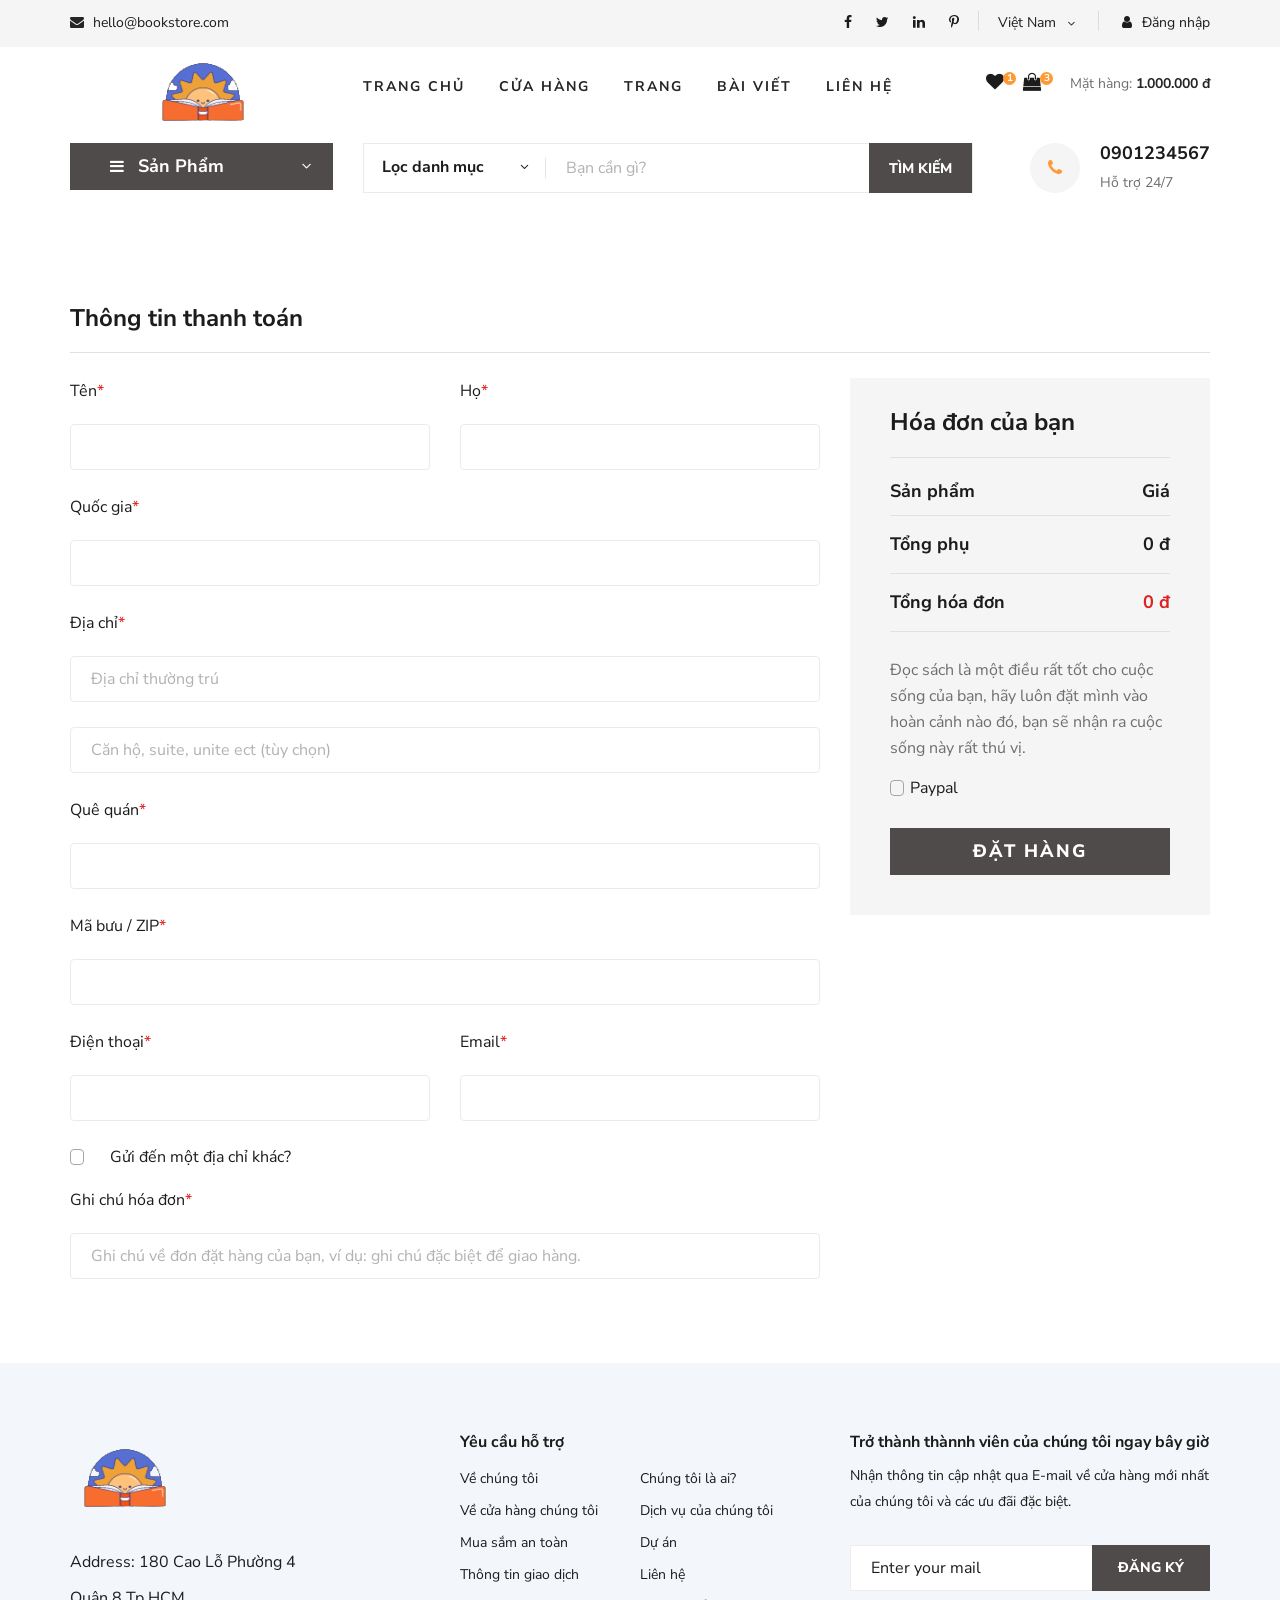
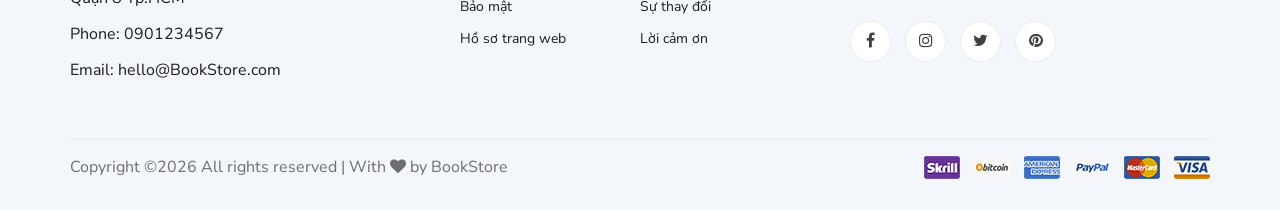
<file: Lab07/Vi_du/index.html>
<!DOCTYPE html>
<html lang="zxx">

<head>
    <meta charset="UTF-8">
    <meta name="description" content="Ogani Template">
    <meta name="keywords" content="Ogani, unica, creative, html">
    <meta name="viewport" content="width=device-width, initial-scale=1.0">
    <meta http-equiv="X-UA-Compatible" content="ie=edge">
    <title>Nice | BookStore</title>
    
    <!-- Google Font -->
    <link href="https://fonts.googleapis.com/css2?family=Nunito Sans:wght@200;300;400;600;900&display=swap" rel="stylesheet">
    
    <!-- Css Styles -->
    <link rel="stylesheet" href="css/bootstrap.min.css" type="text/css">
    <link rel="stylesheet" href="css/font-awesome.min.css" type="text/css">
    <link rel="stylesheet" href="css/elegant-icons.css" type="text/css">
    <link rel="stylesheet" href="css/nice-select.css" type="text/css">
    <link rel="stylesheet" href="css/jquery-ui.min.css" type="text/css">
    <link rel="stylesheet" href="css/owl.carousel.min.css" type="text/css">
    <link rel="stylesheet" href="css/slicknav.min.css" type="text/css">
    <link rel="stylesheet" href="css/style.css" type="text/css">


    <style>
        .error-message {
            color: red;
            font-size: 14px; 
            margin-top: 5px; 
        }
    </style>
</head>

<body>
    <!-- Page Preloder -->
    <div id="preloder">
        <div class="loader"></div>
    </div>

    <!-- Humberger Begin -->
    <div class="humberger__menu__overlay"></div>
    <div class="humberger__menu__wrapper">
        <div class="humberger__menu__logo">
            <a href="#"><img src="img/logo.png" alt=""></a>
        </div>
        <div class="humberger__menu__cart">
            <ul>
                <li><a href="#"><i class="fa fa-heart"></i> <span>1</span></a></li>
                <li><a href="#"><i class="fa fa-shopping-bag"></i> <span>3</span></a></li>
            </ul>
            <div class="header__cart__price">Mặt hàng: <span>1.000.000 đ</span></div>
        </div>
        <div class="humberger__menu__widget">
            <div class="header__top__right__language">
                <div>Việt Nam</div>
                <span class="arrow_carrot-down"></span>
                <ul>
                    <li><a href="#">Spanis</a></li>
                    <li><a href="#">English</a></li>
                </ul>
            </div>
            <div class="header__top__right__auth">
                <a href="#"><i class="fa fa-user"></i> Đăng nhập</a>
            </div>
        </div>
        <nav class="humberger__menu__nav mobile-menu">
            <ul>
                <li><a href="./index.html">Trang chủ</a></li>
                <li><a href="./shop-grid.html">Cửa hàng</a></li>
                <li><a href="#">Trang</a>
                    <ul class="header__menu__dropdown">
                        <li><a href="./shop-details.html">Cửa hàng chi tiết</a></li>
                        <li><a href="./shoping-cart.html">Giỏ hàng</a></li>
                        <li><a href="./checkout.html">Thủ tục thanh toán</a></li>
                        <li><a href="./blog-details.html">Chi tiết bài viết</a></li>
                    </ul>
                </li>
                <li><a href="./blog.html">Bài viết</a></li>
                <li><a href="./contact.html">Liên hệ</a></li>
            </ul>
        </nav>
        <div id="mobile-menu-wrap"></div>
        <div class="header__top__right__social">
            <a href="#"><i class="fa fa-facebook"></i></a>
            <a href="#"><i class="fa fa-twitter"></i></a>
            <a href="#"><i class="fa fa-linkedin"></i></a>
            <a href="#"><i class="fa fa-pinterest-p"></i></a>
        </div>
        <div class="humberger__menu__contact">
            <ul>
                <li><i class="fa fa-envelope"></i> hello@bookstore.com</li>
            </ul>
        </div>
    </div>
    <!-- Humberger End -->

    <!-- Header Section Begin -->
    <header class="header">
        <div class="header__top">
            <div class="container">
                <div class="row">
                    <div class="col-lg-6 col-md-6">
                        <div class="header__top__left">
                            <ul>
                                <li><i class="fa fa-envelope"></i> hello@bookstore.com</li>
                            </ul>
                        </div>
                    </div>
                    <div class="col-lg-6 col-md-6">
                        <div class="header__top__right">
                            <div class="header__top__right__social">
                                <a href="#"><i class="fa fa-facebook"></i></a>
                                <a href="#"><i class="fa fa-twitter"></i></a>
                                <a href="#"><i class="fa fa-linkedin"></i></a>
                                <a href="#"><i class="fa fa-pinterest-p"></i></a>
                            </div>
                            <div class="header__top__right__language">
                                <div>Việt Nam</div>
                                <span class="arrow_carrot-down"></span>
                                <ul>
                                    <li><a href="#">Spanis</a></li>
                                    <li><a href="#">English</a></li>
                                </ul>
                            </div>
                            <div class="header__top__right__auth">
                                <a href="#"><i class="fa fa-user"></i> Đăng nhập</a>
                            </div>
                        </div>
                    </div>
                </div>
            </div>
        </div>
        <div class="container">
            <div class="row">
                <div class="col-lg-3">
                    <div class="header__logo">
                        <a href="./index.html"><img src="img/logo.png" alt=""></a>
                    </div>
                </div>
                <div class="col-lg-6">
                    <nav class="header__menu">
                        <ul class="ul-menu">
                            <li><a href="./index.html">Trang chủ</a></li>
                            <li><a href="./shop-grid.html">Cửa hàng</a></li>
                            <li><a href="#">Trang</a>
                                <ul class="header__menu__dropdown">
                                    <li><a href="./shop-details.html">Cửa hàng chi tiết</a></li>
                                    <li><a href="./shoping-cart.html">Giỏ hàng</a></li>
                                    <li><a href="./checkout.html">Thủ tục thanh toán</a></li>
                                    <li><a href="./blog-details.html">Chi tiết bài viết</a></li>
                                </ul>
                            </li>
                            <li><a href="./blog.html">Bài viết</a></li>
                            <li><a href="./contact.html">Liên hệ</a></li>
                        </ul>
                    </nav>
                </div>
                <div class="col-lg-3">
                    <div class="header__cart">
                        <ul>
                            <li><a href="#"><i class="fa fa-heart"></i> <span>1</span></a></li>
                            <li><a href="#"><i class="fa fa-shopping-bag"></i> <span>3</span></a></li>
                        </ul>
                        <div class="header__cart__price">Mặt hàng: <span>1.000.000 đ</span></div>
                    </div>
                </div>
            </div>
            <div class="humberger__open">
                <i class="fa fa-bars"></i>
            </div>
        </div>
    </header>
    <!-- Header Section End -->

    <!-- Hero Section Begin -->
    <section class="hero hero-normal">
        <div class="container">
            <div class="row">
                <div class="col-lg-3">
                    <div class="hero__categories">
                        <div class="hero__categories__all">
                            <i class="fa fa-bars"></i>
                            <span>Sản Phẩm</span>
                        </div>
                        <ul>
                            <li><a href="#">Văn học</a></li>
                            <li><a href="#">Kinh tế</a></li>
                            <li><a href="#">Thiếu nhi</a></li>
                            <li><a href="#">Kĩ năng sống</a></li>
                            <li><a href="#">Giáo khoa</a></li>
                            <li><a href="#">Từ điển</a></li>
                            <li><a href="#">Lịch sử</a></li>
                            <li><a href="#">Y học</a></li>
                            <li><a href="#">Tạp chí</a></li>
                            <li><a href="#">Ngoại ngữ</a></li>
                            <li><a href="#">Giáo trình</a></li>
                        </ul>
                    </div>
                </div>
                <div class="col-lg-9">
                    <div class="hero__search">
                        <div class="hero__search__form">
                            <form action="#">
                                <div class="hero__search__categories">
                                    Lọc danh mục
                                    <span class="arrow_carrot-down"></span>
                                </div>
                                <input type="text" placeholder="Bạn cần gì?">
                                <button type="submit" class="site-btn">TÌM KIẾM</button>
                            </form>
                        </div>
                        <div class="hero__search__phone">
                            <div class="hero__search__phone__icon">
                                <i class="fa fa-phone"></i>
                            </div>
                            <div class="hero__search__phone__text">
                                <h5>0901234567</h5>
                                <span>Hỗ trợ 24/7 </span>
                            </div>
                        </div>
                    </div>
                </div>
            </div>
        </div>
    </section>
    <!-- Hero Section End -->

     <!-- Checkout Section Begin -->
     <section class="checkout spad">
        <div class="container">
            <div class="checkout__form">
                <h4>Thông tin thanh toán</h4>
                <form id="checkoutForm" action="#">
                    <div class="row">
                        <div class="col-lg-8 col-md-6">
                            <div class="row">
                                <div class="col-lg-6">
                                    <div class="checkout__input">
                                        <p>Tên<span>*</span></p>
                                        <input type="text" id="firstNameInput">
                                        <div class="error-message" id="firstNameErrorMessage"></div>
                                    </div>
                                </div>
                                <div class="col-lg-6">
                                    <div class="checkout__input">
                                        <p>Họ<span>*</span></p>
                                        <input type="text" id="lastNameInput">
                                        <div class="error-message" id="lastNameErrorMessage"></div>
                                    </div>
                                </div>
                            </div>
                            <div class="checkout__input">
                                <p>Quốc gia<span>*</span></p>
                                <input type="text" id="nationInput">
                                <div class="error-message" id="nationErrorMessage"></div>
                            </div>
                            <div class="checkout__input">
                                <p>Địa chỉ<span>*</span></p>
                                <input type="text" placeholder="Địa chỉ thường trú" class="checkout__input__add" id="adresseInput">
                                <div class="error-message" id="adresseErrorMessage"></div>
                                <input type="text" placeholder="Căn hộ, suite, unite ect (tùy chọn)" id="suiteInput">
                                <div class="error-message" id="suiteErrorMessage"></div>
                            </div>
                            <div class="checkout__input">
                                <p>Quê quán<span>*</span></p>
                                <input type="text" id="countryInput">
                                <div class="error-message" id="countryErrorMessage"></div>
                            </div>
                            <div class="checkout__input">
                                <p>Mã bưu / ZIP<span>*</span></p>
                                <input type="text" id="zipInput">
                                <div class="error-message" id="zipErrorMessage"></div>
                            </div>
                            <div class="row">
                                <div class="col-lg-6">
                                    <div class="checkout__input">
                                        <p>Điện thoại<span>*</span></p>
                                        <input type="text" id="numInput">
                                        <div class="error-message" id="numErrorMessage"></div>
                                    </div>
                                </div>
                                <div class="col-lg-6">
                                    <div class="checkout__input">
                                        <p>Email<span>*</span></p>
                                        <input type="text" id="emailInput">
                                        <div class="error-message" id="emailErrorMessage"></div>
                                    </div>
                                </div>
                            </div>
                           
                            <div class="checkout__input__checkbox">
                                <label for="diff-acc">
                                    Gửi đến một địa chỉ khác?
                                    <input type="checkbox" id="diff-acc">
                                    <span class="checkmark"></span>
                                </label>
                            </div>
                            <div class="checkout__input">
                                <p>Ghi chú hóa đơn<span>*</span></p>
                                <input type="text" placeholder="Ghi chú về đơn đặt hàng của bạn, ví dụ: ghi chú đặc biệt để giao hàng." id="noteInput">
                                <div class="error-message" id="noteErrorMessage"></div>
                            </div>
                        </div>
                        <div class="col-lg-4 col-md-6">
                            <div class="checkout__order">
                                <h4>Hóa đơn của bạn</h4>
                                <div class="checkout__order__products">Sản phẩm <span>Giá</span></div>
                               
                                <div class="checkout__order__subtotal">Tổng phụ <span>0 đ</span></div>
                                <div class="checkout__order__total">Tổng hóa đơn <span>0 đ</span></div>
                                <p>Đọc sách là một điều rất tốt cho cuộc sống của bạn, hãy luôn đặt mình vào hoàn cảnh nào đó, bạn sẽ
                                    nhận ra cuộc sống này rất thú vị.
                                </p>
                                <div class="checkout__input__checkbox">
                                    <label for="paypal">
                                        Paypal
                                        <input type="checkbox" id="paypal">
                                        <span class="checkmark"></span>
                                    </label>
                                </div>
                                <button type="button" class="site-btn" onclick="validateForm()">Đặt hàng</button>
                            </div>
                        </div>
                    </div>
                </form>
            </div>
        </div>
    </section>
    <!-- Checkout Section End -->


    <!-- Footer Section Begin -->
    <footer class="footer spad">
        <div class="container">
            <div class="row">
                <div class="col-lg-3 col-md-6 col-sm-6">
                    <div class="footer__about">
                        <div class="footer__about__logo">
                            <a href="./index.html"><img src="img/logo.png" alt=""></a>
                        </div>
                        <ul>
                            <li>Address: 180 Cao Lỗ Phường 4 Quận 8 Tp.HCM</li>
                            <li>Phone: 0901234567</li>
                            <li>Email: hello@BookStore.com</li>
                        </ul>
                    </div>
                </div>
                <div class="col-lg-4 col-md-6 col-sm-6 offset-lg-1">
                    <div class="footer__widget">
                        <h6>
                            Yêu cầu hỗ trợ</h6>
                        <ul>
                            <li><a href="#">Về chúng tôi</a></li>
                            <li><a href="#">Về cửa hàng chúng tôi</a></li>
                            <li><a href="#">Mua sắm an toàn</a></li>
                            <li><a href="#">Thông tin giao dịch</a></li>
                            <li><a href="#">Bảo mật</a></li>
                            <li><a href="#">Hồ sơ trang web</a></li>
                        </ul>
                        <ul>
                            <li><a href="#">Chúng tôi là ai?</a></li>
                            <li><a href="#">Dịch vụ của chúng tôi</a></li>
                            <li><a href="#">Dự án</a></li>
                            <li><a href="#">Liên hệ</a></li>
                            <li><a href="#">Sự thay đổi</a></li>
                            <li><a href="#">Lời cảm ơn</a></li>
                        </ul>
                    </div>
                </div>
                <div class="col-lg-4 col-md-12">
                    <div class="footer__widget">
                        <h6>Trở thành thànnh viên của chúng tôi ngay bây giờ</h6>
                        <p>Nhận thông tin cập nhật qua E-mail về cửa hàng mới nhất của chúng tôi và các ưu đãi đặc biệt.</p>
                        <form action="#">
                            <input type="text" placeholder="Enter your mail">
                            <button type="submit" class="site-btn">Đăng ký</button>
                        </form>
                        <div class="footer__widget__social">
                            <a href="#"><i class="fa fa-facebook"></i></a>
                            <a href="#"><i class="fa fa-instagram"></i></a>
                            <a href="#"><i class="fa fa-twitter"></i></a>
                            <a href="#"><i class="fa fa-pinterest"></i></a>
                        </div>
                    </div>
                </div>
            </div>
            <div class="row">
                <div class="col-lg-12">
                    <div class="footer__copyright">
                        <div class="footer__copyright__text"><p>
  Copyright &copy;<script>document.write(new Date().getFullYear());</script> All rights reserved | With <i class="fa fa-heart" aria-hidden="true"></i> by BookStore</a>
  </p></div>
                        <div class="footer__copyright__payment"><img src="img/payment-item.png" alt=""></div>
                    </div>
                </div>
            </div>
        </div>
    </footer>
    <!-- Footer Section End -->

    <!-- Js Plugins -->
    <script src="js/jquery-3.3.1.min.js"></script>
    <script src="js/bootstrap.min.js"></script>
    <script src="js/jquery.nice-select.min.js"></script>
    <script src="js/jquery-ui.min.js"></script>
    <script src="js/jquery.slicknav.js"></script>
    <script src="js/mixitup.min.js"></script>
    <script src="js/owl.carousel.min.js"></script>
    <script src="js/main.js"></script>



    <!-- JavaScript -->
    <script>
        function validateForm() {
            
            var firstName = firstNameInput.value.trim();
            var email = emailInput.value.trim();

            var isValid = true;

            if (firstName === '') {
                firstNameErrorMessage.textContent = 'Vui lòng nhập tên của bạn.';
                isValid = false;
            } else {
                firstNameErrorMessage.textContent = '';
            }

            if (!validateEmail(emailInput.value)) {
                emailErrorMessage.textContent = 'Vui lòng nhập một địa chỉ email hợp lệ.';
                isValid = false;
            } else {
                emailErrorMessage.textContent = '';
            }
            
            if (isValid) {
                alert('Đặt hàng thành công!');
            }

        }
    
        function validateEmail(email) {
            var emailRegex = /\S+@\S+\.\S+/;
            return emailRegex.test(email);
        }
    
    </script>
    
</body>

</html>
</file>
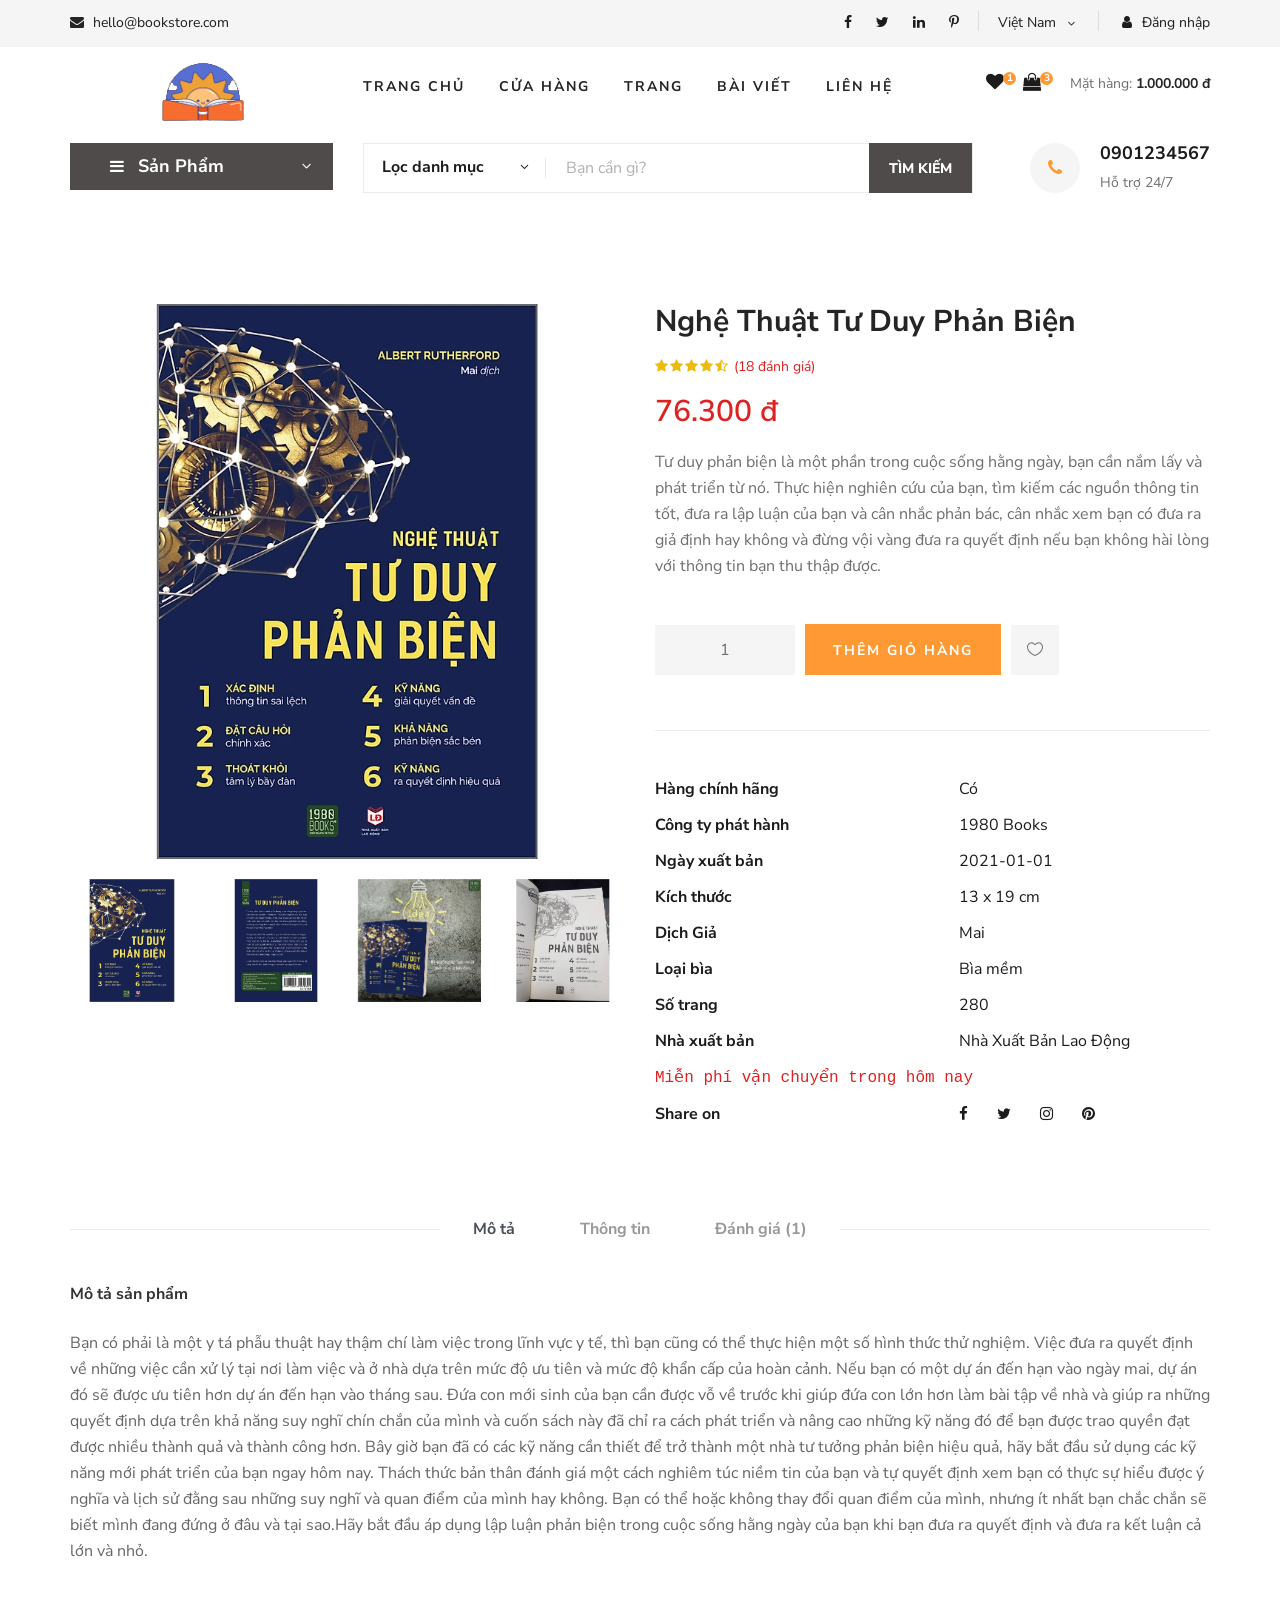
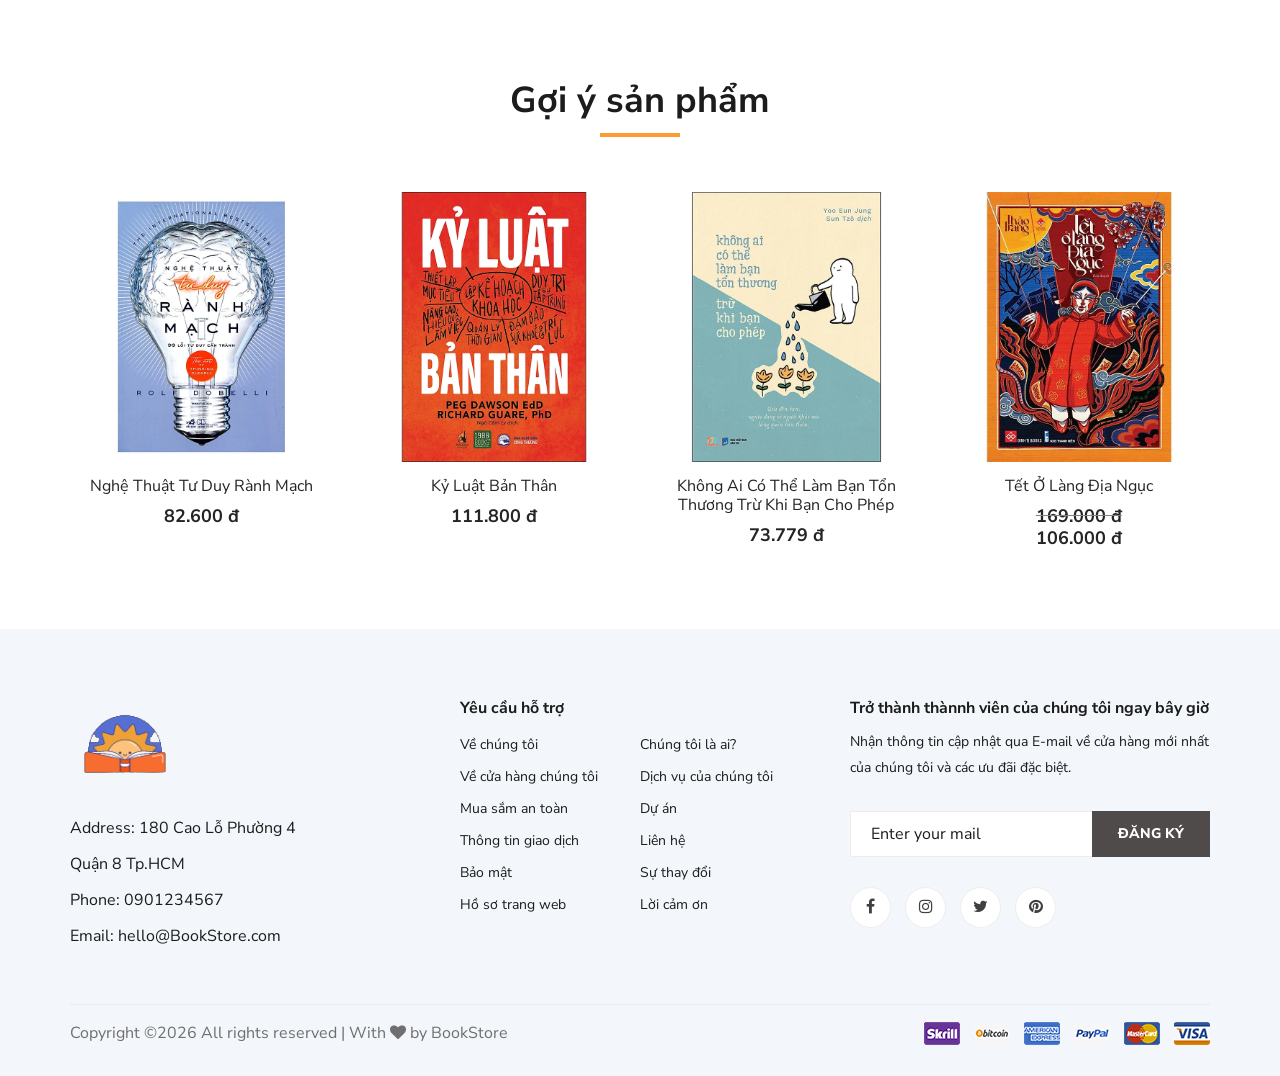
<file: Lab08/Vi_du_2/index.html>
<!DOCTYPE html>
<html lang="zxx">

<head>
    <meta charset="UTF-8">
    <meta name="description" content="Ogani Template">
    <meta name="keywords" content="Ogani, unica, creative, html">
    <meta name="viewport" content="width=device-width, initial-scale=1.0">
    <meta http-equiv="X-UA-Compatible" content="ie=edge">
    <title>Nice | BookStore</title>

    <!-- Google Font -->
    <link href="https://fonts.googleapis.com/css2?family=Nunito Sans:wght@200;300;400;600;900&display=swap" rel="stylesheet">

    <!-- Css Styles -->
    <link rel="stylesheet" href="css/bootstrap.min.css" type="text/css">
    <link rel="stylesheet" href="css/font-awesome.min.css" type="text/css">
    <link rel="stylesheet" href="css/elegant-icons.css" type="text/css">
    <link rel="stylesheet" href="css/nice-select.css" type="text/css">
    <link rel="stylesheet" href="css/jquery-ui.min.css" type="text/css">
    <link rel="stylesheet" href="css/owl.carousel.min.css" type="text/css">
    <link rel="stylesheet" href="css/slicknav.min.css" type="text/css">
    <link rel="stylesheet" href="css/style.css" type="text/css">

    <style>
        .product__details__pic__slider {
            position: relative;
            overflow: hidden;
        }

        .product__details__pic__slider img {
            display: none;
            width: 100%;
            height: auto;
        }

        .button__slide{
            text-align: center;
            padding-top: 10px;
        }
    </style>

    
</head>

<body>
    <!-- Page Preloder -->
    <div id="preloder">
        <div class="loader"></div>
    </div>

    <!-- Humberger Begin -->
    <div class="humberger__menu__overlay"></div>
    <div class="humberger__menu__wrapper">
        <div class="humberger__menu__logo">
            <a href="#"><img src="img/logo.png" alt=""></a>
        </div>
        <div class="humberger__menu__cart">
            <ul>
                <li><a href="#"><i class="fa fa-heart"></i> <span>1</span></a></li>
                <li><a href="#"><i class="fa fa-shopping-bag"></i> <span>3</span></a></li>
            </ul>
            <div class="header__cart__price">Mặt hàng: <span>1.000.000 đ</span></div>
        </div>
        <div class="humberger__menu__widget">
            <div class="header__top__right__language">
                <div>Việt Nam</div>
                <span class="arrow_carrot-down"></span>
                <ul>
                    <li><a href="#">Spanis</a></li>
                    <li><a href="#">English</a></li>
                </ul>
            </div>
            <div class="header__top__right__auth">
                <a href="#"><i class="fa fa-user"></i> Đăng nhập</a>
            </div>
        </div>
        <nav class="humberger__menu__nav mobile-menu">
            <ul>
                <li><a href="./index.html">Trang chủ</a></li>
                <li><a href="./shop-grid.html">Cửa hàng</a></li>
                <li><a href="#">Trang</a>
                    <ul class="header__menu__dropdown">
                        <li><a href="./shop-details.html">Cửa hàng chi tiết</a></li>
                        <li><a href="./shoping-cart.html">Giỏ hàng</a></li>
                        <li><a href="./checkout.html">Thủ tục thanh toán</a></li>
                        <li><a href="./blog-details.html">Chi tiết bài viết</a></li>
                    </ul>
                </li>
                <li><a href="./blog.html">Bài viết</a></li>
                <li><a href="./contact.html">Liên hệ</a></li>
            </ul>
        </nav>
        <div id="mobile-menu-wrap"></div>
        <div class="header__top__right__social">
            <a href="#"><i class="fa fa-facebook"></i></a>
            <a href="#"><i class="fa fa-twitter"></i></a>
            <a href="#"><i class="fa fa-linkedin"></i></a>
            <a href="#"><i class="fa fa-pinterest-p"></i></a>
        </div>
        <div class="humberger__menu__contact">
            <ul>
                <li><i class="fa fa-envelope"></i> hello@bookstore.com</li>
            </ul>
        </div>
    </div>
    <!-- Humberger End -->

    <!-- Header Section Begin -->
    <header class="header">
        <div class="header__top">
            <div class="container">
                <div class="row">
                    <div class="col-lg-6 col-md-6">
                        <div class="header__top__left">
                            <ul>
                                <li><i class="fa fa-envelope"></i> hello@bookstore.com</li>
                            </ul>
                        </div>
                    </div>
                    <div class="col-lg-6 col-md-6">
                        <div class="header__top__right">
                            <div class="header__top__right__social">
                                <a href="#"><i class="fa fa-facebook"></i></a>
                                <a href="#"><i class="fa fa-twitter"></i></a>
                                <a href="#"><i class="fa fa-linkedin"></i></a>
                                <a href="#"><i class="fa fa-pinterest-p"></i></a>
                            </div>
                            <div class="header__top__right__language">
                                <div>Việt Nam</div>
                                <span class="arrow_carrot-down"></span>
                                <ul>
                                    <li><a href="#">Spanis</a></li>
                                    <li><a href="#">English</a></li>
                                </ul>
                            </div>
                            <div class="header__top__right__auth">
                                <a href="#"><i class="fa fa-user"></i> Đăng nhập</a>
                            </div>
                        </div>
                    </div>
                </div>
            </div>
        </div>
        <div class="container">
            <div class="row">
                <div class="col-lg-3">
                    <div class="header__logo">
                        <a href="./index.html"><img src="img/logo.png" alt=""></a>
                    </div>
                </div>
                <div class="col-lg-6">
                    <nav class="header__menu">
                        <ul class="ul-menu">
                            <li><a href="./index.html">Trang chủ</a></li>
                            <li><a href="./shop-grid.html">Cửa hàng</a></li>
                            <li><a href="#">Trang</a>
                                <ul class="header__menu__dropdown">
                                    <li><a href="./shop-details.html">Cửa hàng chi tiết</a></li>
                                    <li><a href="./shoping-cart.html">Giỏ hàng</a></li>
                                    <li><a href="./checkout.html">Thủ tục thanh toán</a></li>
                                    <li><a href="./blog-details.html">Chi tiết bài viết</a></li>
                                </ul>
                            </li>
                            <li><a href="./blog.html">Bài viết</a></li>
                            <li><a href="./contact.html">Liên hệ</a></li>
                        </ul>
                    </nav>
                </div>
                <div class="col-lg-3">
                    <div class="header__cart">
                        <ul>
                            <li><a href="#"><i class="fa fa-heart"></i> <span>1</span></a></li>
                            <li><a href="#"><i class="fa fa-shopping-bag"></i> <span>3</span></a></li>
                        </ul>
                        <div class="header__cart__price">Mặt hàng: <span>1.000.000 đ</span></div>
                    </div>
                </div>
            </div>
            <div class="humberger__open">
                <i class="fa fa-bars"></i>
            </div>
        </div>
    </header>
    <!-- Header Section End -->

    <!-- Hero Section Begin -->
    <section class="hero hero-normal">
        <div class="container">
            <div class="row">
                <div class="col-lg-3">
                    <div class="hero__categories">
                        <div class="hero__categories__all">
                            <i class="fa fa-bars"></i>
                            <span>Sản Phẩm</span>
                        </div>
                        <ul>
                            <li><a href="#">Văn học</a></li>
                            <li><a href="#">Kinh tế</a></li>
                            <li><a href="#">Thiếu nhi</a></li>
                            <li><a href="#">Kĩ năng sống</a></li>
                            <li><a href="#">Giáo khoa</a></li>
                            <li><a href="#">Từ điển</a></li>
                            <li><a href="#">Lịch sử</a></li>
                            <li><a href="#">Y học</a></li>
                            <li><a href="#">Tạp chí</a></li>
                            <li><a href="#">Ngoại ngữ</a></li>
                            <li><a href="#">Giáo trình</a></li>
                        </ul>
                    </div>
                </div>
                <div class="col-lg-9">
                    <div class="hero__search">
                        <div class="hero__search__form">
                            <form action="#">
                                <div class="hero__search__categories">
                                    Lọc danh mục
                                    <span class="arrow_carrot-down"></span>
                                </div>
                                <input type="text" placeholder="Bạn cần gì?">
                                <button type="submit" class="site-btn">TÌM KIẾM</button>
                            </form>
                        </div>
                        <div class="hero__search__phone">
                            <div class="hero__search__phone__icon">
                                <i class="fa fa-phone"></i>
                            </div>
                            <div class="hero__search__phone__text">
                                <h5>0901234567</h5>
                                <span>Hỗ trợ 24/7 </span>
                            </div>
                        </div>
                    </div>
                </div>
            </div>
        </div>
    </section>
    <!-- Hero Section End -->

    <!-- Product Details Section Begin -->
    <section class="product-details spad">
        <div class="container">
            <div class="row">
                <div class="col-lg-6 col-md-6">
                    <div class="product__details__pic">
                        <div class="product__details__pic__item">
                            <img class="product__details__pic__item--large"
                                src="img/product/Book_2.jpg" alt="">
                        </div>
                        <div class="product__details__pic__slider owl-carousel">
                            <img data-imgbigurl="img/product/details/Book_2.jpg"
                                src="img/product/Book_2.jpg" alt="">
                            <img data-imgbigurl="img/product/details/Book_2_details_2.jpg"
                                src="img/product/details/Book_2_details_2.jpg" alt="">
                            <img data-imgbigurl="img/product/details/Book_2_details_1.jpg"
                                src="img/product/details/Book_2_details_1.jpg" alt="">
                            <img data-imgbigurl="img/product/details/Book_2_details_3.jpg"
                                src="img/product/details/Book_2_details_3.jpg" alt="">
                        </div>
                    </div>
                </div>
                <div class="col-lg-6 col-md-6">
                    <div class="product__details__text">
                        <h3>Nghệ Thuật Tư Duy Phản Biện</h3>
                        <div class="product__details__rating">
                            <i class="fa fa-star"></i>
                            <i class="fa fa-star"></i>
                            <i class="fa fa-star"></i>
                            <i class="fa fa-star"></i>
                            <i class="fa fa-star-half-o"></i>
                            <span>(18 đánh giá)</span>
                        </div>
                        <div class="product__details__price">76.300 đ</div>
                        <p>Tư duy phản biện là một phần trong cuộc sống hằng ngày, bạn cần nắm lấy và phát triển từ nó.
                             Thực hiện nghiên cứu của bạn, tìm kiếm các nguồn thông tin tốt, đưa ra lập luận của bạn và cân nhắc phản bác, 
                             cân nhắc xem bạn có đưa ra giả định hay không và đừng vội vàng đưa ra quyết định nếu bạn không hài lòng với 
                             thông tin bạn thu thập được.</p>
                        <div class="product__details__quantity">
                            <div class="quantity">
                                <div class="pro-qty">
                                    <input type="text" value="1">
                                </div>
                            </div>
                        </div>
                        <a href="#" class="primary-btn">Thêm giỏ hàng</a>
                        <a href="#" class="heart-icon"><span class="icon_heart_alt"></span></a>
                        <ul>
                            <li><b>Hàng chính hãng</b> <span>Có</span></li>
                            <li><b>Công ty phát hành</b> <span>1980 Books</span></li>
                            <li><b>Ngày xuất bản</b> <span>2021-01-01</span></li>
                            <li><b>Kích thước</b> <span>13 x 19 cm </span></li>
                            <li><b>Dịch Giả</b> <span>Mai</span></li>
                            <li><b>Loại bìa</b> <span>Bìa mềm</span></li>
                            <li><b>Số trang</b> <span>280</span></li>
                            <li><b>Nhà xuất bản</b> <span>Nhà Xuất Bản Lao Động</span></li>
                            <li><span><samp>Miễn phí vận chuyển trong hôm nay</samp></span></li>
                            <li><b>Share on</b>
                                <div class="share">
                                    <a href="#"><i class="fa fa-facebook"></i></a>
                                    <a href="#"><i class="fa fa-twitter"></i></a>
                                    <a href="#"><i class="fa fa-instagram"></i></a>
                                    <a href="#"><i class="fa fa-pinterest"></i></a>
                                </div>
                            </li>
                        </ul>
                    </div>
                </div>
                <div class="col-lg-12">
                    <div class="product__details__tab">
                        <ul class="nav nav-tabs" role="tablist">
                            <li class="nav-item">
                                <a class="nav-link active" data-toggle="tab" href="#tabs-1" role="tab"
                                    aria-selected="true">Mô tả</a>
                            </li>
                            <li class="nav-item">
                                <a class="nav-link" data-toggle="tab" href="#tabs-2" role="tab"
                                    aria-selected="false">Thông tin</a>
                            </li>
                            <li class="nav-item">
                                <a class="nav-link" data-toggle="tab" href="#tabs-3" role="tab"
                                    aria-selected="false">Đánh giá <span>(1)</span></a>
                            </li>
                        </ul>
                        <div class="tab-content">
                            <div class="tab-pane active" id="tabs-1" role="tabpanel">
                                <div class="product__details__tab__desc">
                                    <h6>Mô tả sản phẩm</h6>
                                    <p>Bạn có phải là một y tá phẫu thuật hay thậm chí làm việc trong lĩnh vực y tế, thì bạn cũng có thể thực hiện một số hình thức thử nghiệm. Việc đưa ra quyết định về những việc cần xử lý tại nơi làm việc và ở nhà dựa trên mức độ ưu tiên và mức độ khẩn cấp của hoàn cảnh.

                                        Nếu bạn có một dự án đến hạn vào ngày mai, dự án đó sẽ được ưu tiên hơn dự án đến hạn vào tháng sau.
                                         Đứa con mới sinh của bạn cần được vỗ về trước khi giúp đứa con lớn hơn làm bài tập về nhà và giúp ra những quyết định dựa trên 
                                         khả năng suy nghĩ chín chắn của mình và cuốn sách này đã chỉ ra cách phát triển và nâng cao những kỹ năng đó để bạn được trao
                                          quyền đạt được nhiều thành quả và thành công hơn. Bây giờ bạn đã có các kỹ năng cần thiết để trở thành một nhà tư tưởng phản
                                          biện hiệu quả, hãy bắt đầu sử dụng các kỹ năng mới phát triển của bạn ngay hôm nay. Thách thức bản thân đánh giá một cách nghiêm
                                           túc niềm tin của bạn và tự quyết định xem bạn có thực sự hiểu được ý nghĩa và lịch sử đằng sau những suy nghĩ và quan điểm của
                                           mình hay không. Bạn có thể hoặc không thay đổi quan điểm của mình, nhưng ít nhất bạn chắc chắn sẽ biết mình đang đứng ở đâu và
                                         tại sao.Hãy bắt đầu áp dụng lập luận phản biện trong cuộc sống hằng ngày của bạn khi bạn đưa ra quyết định và đưa ra kết luận cả lớn và nhỏ.</p>
                                </div>
                            </div>
                            <div class="tab-pane" id="tabs-2" role="tabpanel">
                                <div class="product__details__tab__desc">
                                    <h6>Thông tin sản phẩm</h6>
                                        Về sản phẩm: (39 tích cực, 2 tiêu cực)
                                        <li>
                                            Hầu hết người mua hài lòng với chất lượng sách, đánh giá sách là hay, hữu ích và đáng mua.
                                        </li>
                                        <li>
                                            Một số nhận xét cho biết sách có nội dung tốt, đẹp, in rõ và dễ mang đi.
                                        </li>
                                        <li>
                                            Tuy nhiên, có một số ý kiến cho rằng sách có lối viết đơn giản, không phù hợp với người đã qua công việc kinh doanh.
                                        </li>
                                        Về dịch vụ: (32 tích cực, 2 tiêu cực)
                                        <li>
                                            Đa số khách hàng hài lòng với giao hàng nhanh, đóng gói cẩn thận và dịch vụ hỗ trợ sau bán hàng.
                                        </li>
                                        <li>
                                            Một số nhận xét cho biết nhân viên giao hàng nhiệt tình, vui vẻ và dịch vụ TikiNow được đánh giá tích cực.
                                        </li>
                                        <li>
                                            Tuy nhiên, có một số ý kiến cho rằng khâu đóng gói cẩu thả và có sách bị cong và mòn.
                                        </li>
                                </div>
                            </div>
                            <div class="tab-pane" id="tabs-3" role="tabpanel">
                                <div class="product__details__tab__desc">
                                    <h6>Đánh giá sản phẩm </h6>
                                    <p>Hãy nghĩ đến coi tư duy phản biện như một cơ hội để tương tác với những người khác và tìm hiểu quan điểm của họ. 
                                        Đánh giá những gì người khác nói và xem xét các nguồn thông tin để quyết định xem chúng có xứng đáng hay không.
                                         “Nghệ thuật tư duy phản biện” là một tài liệu tuyệt vời giúp bạn học được những kỹ năng đó và bạn có thể tham khảo lại khi cần.
                                         Hãy nhớ rằng, hơn bất cứ điều gì, hãy rèn luyện kỹ năng tư duy phản biện của bạn, và bạn không bao giờ có thể sai lầm.</p>
                                </div>
                            </div>
                        </div>
                    </div>
                </div>
            </div>
        </div>
    </section>
    <!-- Product Details Section End -->

    <!-- Related Product Section Begin -->
    <section class="related-product">
        <div class="container">
            <div class="row">
                <div class="col-lg-12">
                    <div class="section-title related__product__title">
                        <h2>Gợi ý sản phẩm</h2>
                    </div>
                </div>
            </div>
            <div class="row">
                <div class="col-lg-3 col-md-4 col-sm-6">
                    <div class="product__item">
                        <div class="product__item__pic set-bg" data-setbg="img/product/Book_1.webp">
                            <ul class="product__item__pic__hover">
                                <li><a href="#"><i class="fa fa-heart"></i></a></li>
                                <li><a href="#"><i class="fa fa-retweet"></i></a></li>
                                <li><a href="#"><i class="fa fa-shopping-cart"></i></a></li>
                            </ul>
                        </div>
                        <div class="product__item__text">
                            <h6><a href="#">Nghệ Thuật Tư Duy Rành Mạch</a></h6>
                            <h5>82.600 đ</h5>
                        </div>
                    </div>
                </div>
                <div class="col-lg-3 col-md-4 col-sm-6">
                    <div class="product__item">
                        <div class="product__item__pic set-bg" data-setbg="img/product/Book-3.png">
                            <ul class="product__item__pic__hover">
                                <li><a href="#"><i class="fa fa-heart"></i></a></li>
                                <li><a href="#"><i class="fa fa-retweet"></i></a></li>
                                <li><a href="#"><i class="fa fa-shopping-cart"></i></a></li>
                            </ul>
                        </div>
                        <div class="product__item__text">
                            <h6><a href="#">Kỷ Luật Bản Thân</a></h6>
                            <h5>111.800 đ</h5>
                        </div>
                    </div>
                </div>
                <div class="col-lg-3 col-md-4 col-sm-6">
                    <div class="product__item">
                        <div class="product__item__pic set-bg" data-setbg="img/product/Book_4.jpg">
                            <ul class="product__item__pic__hover">
                                <li><a href="#"><i class="fa fa-heart"></i></a></li>
                                <li><a href="#"><i class="fa fa-retweet"></i></a></li>
                                <li><a href="#"><i class="fa fa-shopping-cart"></i></a></li>
                            </ul>
                        </div>
                        <div class="product__item__text">
                            <h6><a href="#">Không Ai Có Thể Làm Bạn Tổn Thương Trừ Khi Bạn Cho Phép</a></h6>
                            <h5>73.779 đ</h5>
                        </div>
                    </div>
                </div>
                <div class="col-lg-3 col-md-4 col-sm-6">
                    <div class="product__item">
                        <div class="product__item__pic set-bg" data-setbg="img/product/Book_5.jpg">
                            <ul class="product__item__pic__hover">
                                <li><a href="#"><i class="fa fa-heart"></i></a></li>
                                <li><a href="#"><i class="fa fa-retweet"></i></a></li>
                                <li><a href="#"><i class="fa fa-shopping-cart"></i></a></li>
                            </ul>
                        </div>
                        <div class="product__item__text">
                            <h6><a href="#">Tết Ở Làng Địa Ngục</a></h6>
                            <div class="text__sale">
                                <h5 >169.000 đ</h5>
                            </div>
                            <h5 class="text__price">106.000 đ</h5>
                        </div>
                    </div>
                </div>
            </div>
        </div>
    </section>
    <!-- Related Product Section End -->

    <!-- Footer Section Begin -->
    <footer class="footer spad">
        <div class="container">
            <div class="row">
                <div class="col-lg-3 col-md-6 col-sm-6">
                    <div class="footer__about">
                        <div class="footer__about__logo">
                            <a href="./index.html"><img src="img/logo.png" alt=""></a>
                        </div>
                        <ul>
                            <li>Address: 180 Cao Lỗ Phường 4 Quận 8 Tp.HCM</li>
                            <li>Phone: 0901234567</li>
                            <li>Email: hello@BookStore.com</li>
                        </ul>
                    </div>
                </div>
                <div class="col-lg-4 col-md-6 col-sm-6 offset-lg-1">
                    <div class="footer__widget">
                        <h6>
                            Yêu cầu hỗ trợ</h6>
                        <ul>
                            <li><a href="#">Về chúng tôi</a></li>
                            <li><a href="#">Về cửa hàng chúng tôi</a></li>
                            <li><a href="#">Mua sắm an toàn</a></li>
                            <li><a href="#">Thông tin giao dịch</a></li>
                            <li><a href="#">Bảo mật</a></li>
                            <li><a href="#">Hồ sơ trang web</a></li>
                        </ul>
                        <ul>
                            <li><a href="#">Chúng tôi là ai?</a></li>
                            <li><a href="#">Dịch vụ của chúng tôi</a></li>
                            <li><a href="#">Dự án</a></li>
                            <li><a href="#">Liên hệ</a></li>
                            <li><a href="#">Sự thay đổi</a></li>
                            <li><a href="#">Lời cảm ơn</a></li>
                        </ul>
                    </div>
                </div>
                <div class="col-lg-4 col-md-12">
                    <div class="footer__widget">
                        <h6>Trở thành thànnh viên của chúng tôi ngay bây giờ</h6>
                        <p>Nhận thông tin cập nhật qua E-mail về cửa hàng mới nhất của chúng tôi và các ưu đãi đặc biệt.</p>
                        <form action="#">
                            <input type="text" placeholder="Enter your mail">
                            <button type="submit" class="site-btn">Đăng ký</button>
                        </form>
                        <div class="footer__widget__social">
                            <a href="#"><i class="fa fa-facebook"></i></a>
                            <a href="#"><i class="fa fa-instagram"></i></a>
                            <a href="#"><i class="fa fa-twitter"></i></a>
                            <a href="#"><i class="fa fa-pinterest"></i></a>
                        </div>
                    </div>
                </div>
            </div>
            <div class="row">
                <div class="col-lg-12">
                    <div class="footer__copyright">
                        <div class="footer__copyright__text"><p>
  Copyright &copy;<script>document.write(new Date().getFullYear());</script> All rights reserved | With <i class="fa fa-heart" aria-hidden="true"></i> by BookStore</a>
  </p></div>
                        <div class="footer__copyright__payment"><img src="img/payment-item.png" alt=""></div>
                    </div>
                </div>
            </div>
        </div>
    </footer>
    <!-- Footer Section End -->

    <!-- Js Plugins -->
    <script src="js/jquery-3.3.1.min.js"></script>
    <script src="js/bootstrap.min.js"></script>
    <script src="js/jquery.nice-select.min.js"></script>
    <script src="js/jquery-ui.min.js"></script>
    <script src="js/jquery.slicknav.js"></script>
    <script src="js/mixitup.min.js"></script>
    <script src="js/owl.carousel.min.js"></script>
    <script src="js/main.js"></script>
</body>

</html>
</file>
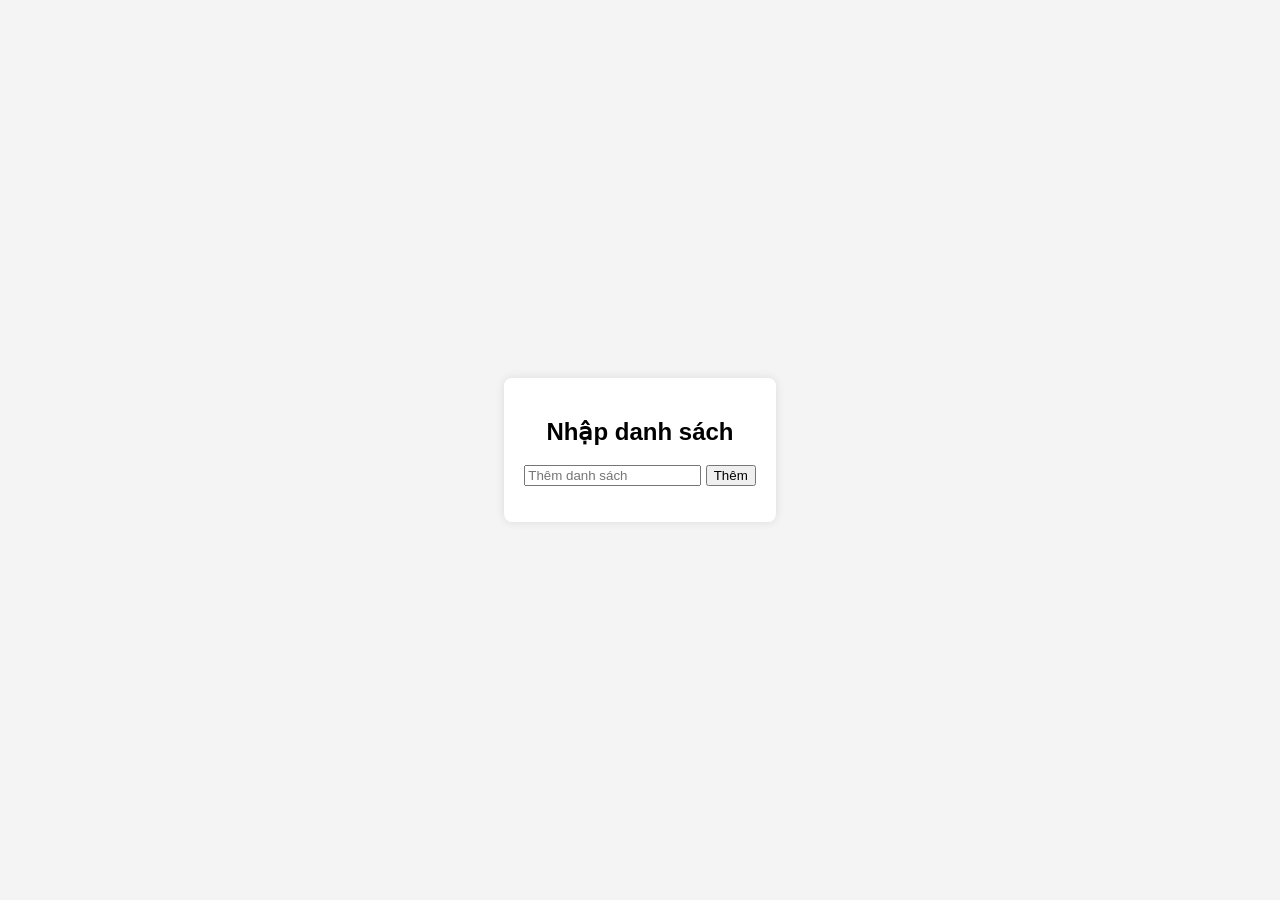
<file: Lab09/Vi_du_1/index.html>
<!DOCTYPE html>
<html lang="en">
<head>
  <meta charset="UTF-8">
  <meta name="viewport" content="width=device-width, initial-scale=1.0">
  <title>jQuery ToDo List</title>
  <link rel="stylesheet" href="css/style.css">
</head>
<body>

  <div class="todo-container">
    <h2>Nhập danh sách</h2>
    <input type="text" id="newTodo" placeholder="Thêm danh sách">
    <button id="addTodo">Thêm</button>
    <ul id="todoList">
      <!-- Các mục việc cần làm sẽ được thêm vào đây một cách linh hoạt -->
    </ul>
  </div>

  <script src="https://code.jquery.com/jquery-3.6.4.min.js"></script>
  <script src="js/script.js"></script>
</body>
</html>
</file>
<file: Lab10/style.css>
body {
    font: 400 15px Lato, sans-serif;
    line-height: 1.8;
    color: #818181;
  }
  h2 {
    font-size: 24px;
    text-transform: uppercase;
    color: #303030;
    font-weight: 600;
    margin-bottom: 30px;
  }
  h4 {
    font-size: 19px;
    line-height: 1.375em;
    color: #303030;
    font-weight: 400;
    margin-bottom: 30px;
  }  
  .jumbotron {
    background-color: #52ccff;
    color: #fff;
    padding: 100px 25px;
    font-family: Montserrat, sans-serif;
  }
  .container-fluid {
    padding: 60px 50px;
  }
  .bg-grey {
    background-color: #f6f6f6;
  }
  .logo-small {
    color: #52ccff;
    font-size: 50px;
  }
  .logo {
    color: #52ccff;
    font-size: 200px;
  }
  .thumbnail {
    padding: 0 0 15px 0;
    border: none;
    border-radius: 0;
  }
  .thumbnail img {
    width: 100%;
    height: 100%;
    margin-bottom: 10px;
  }
  .carousel-control.right, .carousel-control.left {
    background-image: none;
    color: #52ccff;
  }
  .carousel-indicators li {
    border-color: #52ccff;
  }
  .carousel-indicators li.active {
    background-color: #52ccff;
  }
  .item h4 {
    font-size: 19px;
    line-height: 1.375em;
    font-weight: 400;
    font-style: italic;
    margin: 70px 0;
  }
  .item span {
    font-style: normal;
  }
  .panel {
    border: 1px solid #52ccff; 
    border-radius:0 !important;
    transition: box-shadow 0.5s;
  }
  .panel:hover {
    box-shadow: 5px 0px 40px rgba(0,0,0, .2);
  }
  .panel-footer .btn:hover {
    border: 1px solid #52ccff;
    background-color: #fff !important;
    color: #52ccff;
  }
  .panel-heading {
    color: #fff !important;
    background-color: #52ccff !important;
    padding: 25px;
    border-bottom: 1px solid transparent;
    border-top-left-radius: 0px;
    border-top-right-radius: 0px;
    border-bottom-left-radius: 0px;
    border-bottom-right-radius: 0px;
  }
  .panel-footer {
    background-color: white !important;
  }
  .panel-footer h3 {
    font-size: 32px;
  }
  .panel-footer h4 {
    color: #aaa;
    font-size: 14px;
  }
  .panel-footer .btn {
    margin: 15px 0;
    background-color: #66deff;
    color: #fff;
  }
  .navbar {
    margin-bottom: 0;
    background-color: #3da3ff;
    z-index: 9999;
    border: 0;
    font-size: 12px !important;
    line-height: 1.42857143 !important;
    letter-spacing: 4px;
    border-radius: 0;
    font-family: Montserrat, sans-serif;
  }
  .navbar li a, .navbar .navbar-brand {
    color: #fff !important;
  }
  .navbar-nav li a:hover, .navbar-nav li.active a {
    color: #52ccff !important;
    background-color: #fff !important;
  }
  .navbar-default .navbar-toggle {
    border-color: transparent;
    color: #fff !important;
  }
  footer .glyphicon {
    font-size: 20px;
    margin-bottom: 20px;
    color: #52ccff;
  }
  .slideanim {visibility:hidden;}
  .slide {
    animation-name: slide;
    -webkit-animation-name: slide;
    animation-duration: 1s;
    -webkit-animation-duration: 1s;
    visibility: visible;
  }
  @keyframes slide {
    0% {
      opacity: 0;
      transform: translateY(70%);
    } 
    100% {
      opacity: 1;
      transform: translateY(0%);
    }
  }
  @-webkit-keyframes slide {
    0% {
      opacity: 0;
      -webkit-transform: translateY(70%);
    } 
    100% {
      opacity: 1;
      -webkit-transform: translateY(0%);
    }
  }
  @media screen and (max-width: 768px) {
    .col-sm-4 {
      text-align: center;
      margin: 25px 0;
    }
    .btn-lg {
      width: 100%;
      margin-bottom: 35px;
    }
  }
  @media screen and (max-width: 480px) {
    .logo {
      font-size: 150px;
    }
  }
</file>
<file: user/assets/css/style.css>
*{
    margin:0;
    padding:0;
    box-sizing:border-box;
    font-family:Segoe UI;
}

html{
    scroll-behavior:smooth;
}

body{
    background:#0f172a;
    color:white;
    overflow-x:hidden;
}

/* =========================
   HEADER
========================= */

header{
    width:100%;
    height:80px;
    background:#111827;
    display:flex;
    justify-content:space-between;
    align-items:center;
    padding:0 60px;
    position:sticky;
    top:0;
    z-index:1000;
}

.logo{
    color:#00e5ff;
    font-size:38px;
    font-weight:bold;
    letter-spacing:1px;
}

/* MENU */

nav{
    display:flex;
    align-items:center;
}

nav a{
    color:white;
    text-decoration:none;
    margin-left:30px;
    font-weight:500;
    position:relative;
    transition:0.3s;
}

nav a::after{
    content:"";
    position:absolute;
    left:0;
    bottom:-6px;
    width:0%;
    height:2px;
    background:#00e5ff;
    transition:0.3s;
}

nav a:hover{
    color:#00e5ff;
}

nav a:hover::after{
    width:100%;
}
.logo{
    color:#00e5ff;
    font-size:38px;
    font-weight:bold;
    letter-spacing:1px;
}

/* MENU */

nav{
    display:flex;
    align-items:center;
}

nav a{
    color:white;
    text-decoration:none;
    margin-left:30px;
    font-weight:500;
    position:relative;
    transition:0.3s;
}

nav a::after{
    content:"";
    position:absolute;
    left:0;
    bottom:-6px;
    width:0%;
    height:2px;
    background:#00e5ff;
    transition:0.3s;
}

nav a:hover{
    color:#00e5ff;
}

nav a:hover::after{
    width:100%;
}

/* =========================
   USER BOX
========================= */

.user-box{
    display:flex;
    align-items:center;
    gap:15px;
}

.user-box span{
    color:#00e5ff;
    font-weight:bold;
}

.user-box button{
    padding:10px 18px;
    border:none;
    border-radius:30px;
    background:#00e5ff;
    font-weight:bold;
    cursor:pointer;
    transition:0.3s;
}

.user-box button:hover{
    background:white;
}

/* =========================
   HERO
========================= */

.hero{
    width:100%;
    height:100vh;
    position:relative;
    overflow:hidden;
}

.hero img{
    width:100%;
    height:100%;
    object-fit:cover;
}

.hero::before{
    content:"";
    position:absolute;
    inset:0;
    background:rgba(0,0,0,0.45);
}

.hero-content{
    position:absolute;
    top:50%;
    left:50%;
    transform:translate(-50%,-50%);
    text-align:center;
    z-index:2;
    width:90%;
}

.hero-content h2{
    font-size:70px;
    margin-bottom:20px;
    text-shadow:0 5px 20px rgba(0,0,0,0.5);
}

.hero-content p{
    font-size:22px;
    margin-bottom:25px;
    color:#f1f5f9;
}

.hero-content button{
    padding:15px 40px;
    border:none;
    border-radius:50px;
    background:#00e5ff;
    color:#111827;
    font-size:18px;
    font-weight:bold;
    cursor:pointer;
    transition:0.3s;
}

.hero-content button:hover{
    background:white;
    transform:translateY(-3px);
}

/* =========================
   TITLE
========================= */

.title{
    text-align:center;
    font-size:45px;
    margin:70px 0;
}

/* =========================
   ROOMS
========================= */

.room-grid{
    width:90%;
    margin:auto;
    display:grid;
    grid-template-columns:repeat(auto-fit,minmax(300px,1fr));
    gap:30px;
}

.room-link{
    text-decoration:none;
    color:white;
}

.room-card{
    background:#1e293b;
    border-radius:20px;
    overflow:hidden;
    transition:0.4s;
    box-shadow:0 10px 25px rgba(0,0,0,0.3);
}

.room-card:hover{
    transform:translateY(-10px);
    box-shadow:0 15px 35px rgba(0,229,255,0.2);
}

.room-card img{
    width:100%;
    aspect-ratio:16/9;
    object-fit:cover;
}

.room-card h3{
    padding:20px 20px 10px;
    font-size:28px;
}

.room-card p{
    padding:0 20px 20px;
    color:#00e5ff;
    font-size:20px;
    font-weight:bold;
}

/* =========================
   SERVICES
========================= */

.service-grid{
    width:90%;
    margin:auto;
    display:grid;
    grid-template-columns:repeat(auto-fit,minmax(250px,1fr));
    gap:25px;
}

.service-card{
    background:#1e293b;
    border-radius:20px;
    overflow:hidden;
    text-align:center;
    transition:0.4s;
    box-shadow:0 10px 25px rgba(0,0,0,0.3);
}

.service-card:hover{
    transform:translateY(-10px);
}

.service-card img{
    width:100%;
    aspect-ratio:16/9;
    object-fit:cover;
}

.service-card h3{
    padding:20px;
}

/* =========================
   GALLERY
========================= */

.gallery-grid{
    width:90%;
    margin:auto;
    display:grid;
    grid-template-columns:repeat(auto-fit,minmax(300px,1fr));
    gap:25px;
    margin-bottom:80px;
}

.gallery-grid img{
    width:100%;
    aspect-ratio:16/9;
    object-fit:cover;
    border-radius:20px;
    transition:0.4s;
    box-shadow:0 10px 25px rgba(0,0,0,0.3);
}

.gallery-grid img:hover{
    transform:scale(1.05);
}

/* =========================
   ABOUT
========================= */

.about{
    width:90%;
    margin:100px auto;
    display:grid;
    grid-template-columns:1fr 1fr;
    gap:50px;
    align-items:center;
}

.about-image img{
    width:100%;
    border-radius:25px;
    aspect-ratio:16/9;
    object-fit:cover;
    box-shadow:0 10px 30px rgba(0,0,0,0.4);
}

.about-content h2{
    font-size:50px;
    margin-bottom:25px;
}

.about-content p{
    line-height:1.8;
    color:#d1d5db;
    margin-bottom:30px;
}

.about-content button{
    padding:15px 35px;
    border:none;
    border-radius:50px;
    background:#00e5ff;
    font-size:18px;
    font-weight:bold;
    cursor:pointer;
    transition:0.3s;
}

.about-content button:hover{
    background:white;
}

/* =========================
   ABOUT PROJECT
========================= */

.about-project{
    width:100%;
    padding:80px 8%;
    background:#111827;
}

.about-container{
    display:flex;
    gap:50px;
    align-items:flex-start;
}

.about-images{
    width:40%;
    display:flex;
    flex-direction:column;
    gap:25px;
}

.about-images img{
    width:100%;
    border-radius:20px;
    overflow:hidden;
    box-shadow:0 10px 30px rgba(0,0,0,0.4);
    transition:0.4s;
}

.about-images img:hover{
    transform:translateY(-5px) scale(1.02);
}

.about-content{
    width:60%;
}

.about-content h2{
    font-size:55px;
    font-weight:800;
    margin-bottom:25px;
    color:white;
    line-height:1.2;
}

.about-content p{
    font-size:18px;
    line-height:1.9;
    color:#d1d5db;
    margin-bottom:25px;
}

.about-content h3{
    font-size:40px;
    margin:50px 0 30px;
    color:#00e5ff;
}

/* LIST */

.about-content ul{
    display:grid;
    grid-template-columns:repeat(2,1fr);
    gap:18px;
    padding:0;
    margin-top:40px;
}

.about-content ul li{
    list-style:none;
    background:#1e293b;
    padding:18px 20px;
    border-radius:15px;
    box-shadow:0 5px 15px rgba(0,0,0,0.2);
    font-size:17px;
    color:white;
    transition:0.3s;
    position:relative;
    padding-left:50px;
}

.about-content ul li::before{
    content:"✓";
    position:absolute;
    left:20px;
    top:16px;
    color:#00e5ff;
    font-weight:bold;
    font-size:20px;
}

.about-content ul li:hover{
    transform:translateY(-4px);
}

/* =========================
   LAB SECTION
========================= */

.lab-section{
    padding:80px 8%;
    background:#0f172a;
}

.lab-title{
    text-align:center;
    font-size:45px;
    margin-bottom:50px;
    color:white;
}

.lab-grid{
    display:grid;
    grid-template-columns:repeat(3,1fr);
    gap:30px;
}

.lab-card{
    background:#1e293b;
    padding:30px;
    border-radius:20px;
    box-shadow:0 5px 15px rgba(0,0,0,0.3);
    transition:0.3s;
}

.lab-card:hover{
    transform:translateY(-5px);
}

.lab-card h3{
    font-size:28px;
    margin-bottom:20px;
    color:white;
}

.lab-card p{
    margin-bottom:12px;
    color:#cbd5e1;
    font-size:17px;
}

.lab-card button{
    width:100%;
    margin-top:20px;
    padding:14px;
    border:none;
    border-radius:10px;
    background:#00e5ff;
    color:#111827;
    font-size:17px;
    font-weight:bold;
    cursor:pointer;
    transition:0.3s;
}

.lab-card button:hover{
    background:white;
}

/* =========================
   FOOTER
========================= */

footer{
    background:#0b1120;
    padding:50px 20px;
    text-align:center;
    color:#94a3b8;
    border-top:1px solid rgba(255,255,255,0.08);
}

.footer-content h2{
    color:#00e5ff;
    margin-bottom:20px;
}

.footer-content p{
    margin-bottom:10px;
    color:#cbd5e1;
}

.copyright{
    margin-top:30px;
    color:#6b7280;
}

/* =========================
   MOBILE
========================= */

@media(max-width:900px){

    header{
        padding:15px 20px;
        flex-direction:column;
        height:auto;
    }

    nav{
        display:flex;
        flex-wrap:wrap;
        justify-content:center;
        margin-top:10px;
    }

    nav a{
        margin:10px;
    }

    .hero{
        height:80vh;
    }

    .hero-content h2{
        font-size:38px;
    }

    .hero-content p{
        font-size:16px;
    }

    .title{
        font-size:32px;
    }

    .about{
        grid-template-columns:1fr;
    }

    .about-container{
        flex-direction:column;
    }

    .about-images,
    .about-content{
        width:100%;
    }

    .about-content h2{
        font-size:38px;
    }

    .about-content h3{
        font-size:30px;
    }

    .about-content ul{
        grid-template-columns:1fr;
    }

    .about-content ul li{
        font-size:15px;
    }

    .lab-grid{
        grid-template-columns:1fr;
    }

    .lab-title{
        font-size:32px;
    }

    .gallery-grid{
        grid-template-columns:1fr;
    }

}
</file>
<file: Lab06/Bai_2_Minh_hoa_layout/css/style.css>
.wrapper {
	display: flex;
	/* kich hoat flex box*/
	flex-flow: row wrap;
	font-weight: bold;
	text-align: center;
}

.wrapper>* {
	padding: 10px;
	flex: 1 100%;
	/* cho tất cả phần tử bên trong có độ dài 100% và tỉ lệ chiếm không gian trống là như nhau*/
}

.header-flex-2 {
	background: tomato;
}

.footer-flex-2 {
	background: lightgreen;
	order: 4;
}

.main {
	text-align: left;
	background: deepskyblue;
	height: 400px;
	flex: 3 0px;
	/* cho phần nội dung main ở giữa chiếm 3 phần không gian trống so với 2 phần aside bên cạnh */
	order: 2;
}

.aside {
	flex: 1 0 0 ;
}

/* 2 phần aside sẽ chỉ chiếm 1 phần không gian */
.aside-1 {
	background: gold;
	height: 400px;
	order: 1;
}

.aside-2 {
	background: hotpink;
	height: 400px;
	order: 3;
}
</file>
<file: Lab07/demo_bai_2/css/elegant-icons.css>
@font-face {
	font-family: 'ElegantIcons';
	src:url('../fonts/ElegantIcons.eot');
	src:url('../fonts/ElegantIcons.eot?#iefix') format('embedded-opentype'),
		url('../fonts/ElegantIcons.woff') format('woff'),
		url('../fonts/ElegantIcons.ttf') format('truetype'),
		url('../fonts/ElegantIcons.svg#ElegantIcons') format('svg');
	font-weight: normal;
	font-style: normal;
}

/* Use the following CSS code if you want to use data attributes for inserting your icons */
[data-icon]:before {
	font-family: 'ElegantIcons';
	content: attr(data-icon);
	speak: none;
	font-weight: normal;
	font-variant: normal;
	text-transform: none;
	line-height: 1;
	-webkit-font-smoothing: antialiased;
	-moz-osx-font-smoothing: grayscale;
}

/* Use the following CSS code if you want to have a class per icon */
/*
Instead of a list of all class selectors,
you can use the generic selector below, but it's slower:
[class*="your-class-prefix"] {
*/
.arrow_up, .arrow_down, .arrow_left, .arrow_right, .arrow_left-up, .arrow_right-up, .arrow_right-down, .arrow_left-down, .arrow-up-down, .arrow_up-down_alt, .arrow_left-right_alt, .arrow_left-right, .arrow_expand_alt2, .arrow_expand_alt, .arrow_condense, .arrow_expand, .arrow_move, .arrow_carrot-up, .arrow_carrot-down, .arrow_carrot-left, .arrow_carrot-right, .arrow_carrot-2up, .arrow_carrot-2down, .arrow_carrot-2left, .arrow_carrot-2right, .arrow_carrot-up_alt2, .arrow_carrot-down_alt2, .arrow_carrot-left_alt2, .arrow_carrot-right_alt2, .arrow_carrot-2up_alt2, .arrow_carrot-2down_alt2, .arrow_carrot-2left_alt2, .arrow_carrot-2right_alt2, .arrow_triangle-up, .arrow_triangle-down, .arrow_triangle-left, .arrow_triangle-right, .arrow_triangle-up_alt2, .arrow_triangle-down_alt2, .arrow_triangle-left_alt2, .arrow_triangle-right_alt2, .arrow_back, .icon_minus-06, .icon_plus, .icon_close, .icon_check, .icon_minus_alt2, .icon_plus_alt2, .icon_close_alt2, .icon_check_alt2, .icon_zoom-out_alt, .icon_zoom-in_alt, .icon_search, .icon_box-empty, .icon_box-selected, .icon_minus-box, .icon_plus-box, .icon_box-checked, .icon_circle-empty, .icon_circle-slelected, .icon_stop_alt2, .icon_stop, .icon_pause_alt2, .icon_pause, .icon_menu, .icon_menu-square_alt2, .icon_menu-circle_alt2, .icon_ul, .icon_ol, .icon_adjust-horiz, .icon_adjust-vert, .icon_document_alt, .icon_documents_alt, .icon_pencil, .icon_pencil-edit_alt, .icon_pencil-edit, .icon_folder-alt, .icon_folder-open_alt, .icon_folder-add_alt, .icon_info_alt, .icon_error-oct_alt, .icon_error-circle_alt, .icon_error-triangle_alt, .icon_question_alt2, .icon_question, .icon_comment_alt, .icon_chat_alt, .icon_vol-mute_alt, .icon_volume-low_alt, .icon_volume-high_alt, .icon_quotations, .icon_quotations_alt2, .icon_clock_alt, .icon_lock_alt, .icon_lock-open_alt, .icon_key_alt, .icon_cloud_alt, .icon_cloud-upload_alt, .icon_cloud-download_alt, .icon_image, .icon_images, .icon_lightbulb_alt, .icon_gift_alt, .icon_house_alt, .icon_genius, .icon_mobile, .icon_tablet, .icon_laptop, .icon_desktop, .icon_camera_alt, .icon_mail_alt, .icon_cone_alt, .icon_ribbon_alt, .icon_bag_alt, .icon_creditcard, .icon_cart_alt, .icon_paperclip, .icon_tag_alt, .icon_tags_alt, .icon_trash_alt, .icon_cursor_alt, .icon_mic_alt, .icon_compass_alt, .icon_pin_alt, .icon_pushpin_alt, .icon_map_alt, .icon_drawer_alt, .icon_toolbox_alt, .icon_book_alt, .icon_calendar, .icon_film, .icon_table, .icon_contacts_alt, .icon_headphones, .icon_lifesaver, .icon_piechart, .icon_refresh, .icon_link_alt, .icon_link, .icon_loading, .icon_blocked, .icon_archive_alt, .icon_heart_alt, .icon_star_alt, .icon_star-half_alt, .icon_star, .icon_star-half, .icon_tools, .icon_tool, .icon_cog, .icon_cogs, .arrow_up_alt, .arrow_down_alt, .arrow_left_alt, .arrow_right_alt, .arrow_left-up_alt, .arrow_right-up_alt, .arrow_right-down_alt, .arrow_left-down_alt, .arrow_condense_alt, .arrow_expand_alt3, .arrow_carrot_up_alt, .arrow_carrot-down_alt, .arrow_carrot-left_alt, .arrow_carrot-right_alt, .arrow_carrot-2up_alt, .arrow_carrot-2dwnn_alt, .arrow_carrot-2left_alt, .arrow_carrot-2right_alt, .arrow_triangle-up_alt, .arrow_triangle-down_alt, .arrow_triangle-left_alt, .arrow_triangle-right_alt, .icon_minus_alt, .icon_plus_alt, .icon_close_alt, .icon_check_alt, .icon_zoom-out, .icon_zoom-in, .icon_stop_alt, .icon_menu-square_alt, .icon_menu-circle_alt, .icon_document, .icon_documents, .icon_pencil_alt, .icon_folder, .icon_folder-open, .icon_folder-add, .icon_folder_upload, .icon_folder_download, .icon_info, .icon_error-circle, .icon_error-oct, .icon_error-triangle, .icon_question_alt, .icon_comment, .icon_chat, .icon_vol-mute, .icon_volume-low, .icon_volume-high, .icon_quotations_alt, .icon_clock, .icon_lock, .icon_lock-open, .icon_key, .icon_cloud, .icon_cloud-upload, .icon_cloud-download, .icon_lightbulb, .icon_gift, .icon_house, .icon_camera, .icon_mail, .icon_cone, .icon_ribbon, .icon_bag, .icon_cart, .icon_tag, .icon_tags, .icon_trash, .icon_cursor, .icon_mic, .icon_compass, .icon_pin, .icon_pushpin, .icon_map, .icon_drawer, .icon_toolbox, .icon_book, .icon_contacts, .icon_archive, .icon_heart, .icon_profile, .icon_group, .icon_grid-2x2, .icon_grid-3x3, .icon_music, .icon_pause_alt, .icon_phone, .icon_upload, .icon_download, .social_facebook, .social_twitter, .social_pinterest, .social_googleplus, .social_tumblr, .social_tumbleupon, .social_wordpress, .social_instagram, .social_dribbble, .social_vimeo, .social_linkedin, .social_rss, .social_deviantart, .social_share, .social_myspace, .social_skype, .social_youtube, .social_picassa, .social_googledrive, .social_flickr, .social_blogger, .social_spotify, .social_delicious, .social_facebook_circle, .social_twitter_circle, .social_pinterest_circle, .social_googleplus_circle, .social_tumblr_circle, .social_stumbleupon_circle, .social_wordpress_circle, .social_instagram_circle, .social_dribbble_circle, .social_vimeo_circle, .social_linkedin_circle, .social_rss_circle, .social_deviantart_circle, .social_share_circle, .social_myspace_circle, .social_skype_circle, .social_youtube_circle, .social_picassa_circle, .social_googledrive_alt2, .social_flickr_circle, .social_blogger_circle, .social_spotify_circle, .social_delicious_circle, .social_facebook_square, .social_twitter_square, .social_pinterest_square, .social_googleplus_square, .social_tumblr_square, .social_stumbleupon_square, .social_wordpress_square, .social_instagram_square, .social_dribbble_square, .social_vimeo_square, .social_linkedin_square, .social_rss_square, .social_deviantart_square, .social_share_square, .social_myspace_square, .social_skype_square, .social_youtube_square, .social_picassa_square, .social_googledrive_square, .social_flickr_square, .social_blogger_square, .social_spotify_square, .social_delicious_square, .icon_printer, .icon_calulator, .icon_building, .icon_floppy, .icon_drive, .icon_search-2, .icon_id, .icon_id-2, .icon_puzzle, .icon_like, .icon_dislike, .icon_mug, .icon_currency, .icon_wallet, .icon_pens, .icon_easel, .icon_flowchart, .icon_datareport, .icon_briefcase, .icon_shield, .icon_percent, .icon_globe, .icon_globe-2, .icon_target, .icon_hourglass, .icon_balance, .icon_rook, .icon_printer-alt, .icon_calculator_alt, .icon_building_alt, .icon_floppy_alt, .icon_drive_alt, .icon_search_alt, .icon_id_alt, .icon_id-2_alt, .icon_puzzle_alt, .icon_like_alt, .icon_dislike_alt, .icon_mug_alt, .icon_currency_alt, .icon_wallet_alt, .icon_pens_alt, .icon_easel_alt, .icon_flowchart_alt, .icon_datareport_alt, .icon_briefcase_alt, .icon_shield_alt, .icon_percent_alt, .icon_globe_alt, .icon_clipboard {
	font-family: 'ElegantIcons';
	speak: none;
	font-style: normal;
	font-weight: normal;
	font-variant: normal;
	text-transform: none;
	line-height: 1;
	-webkit-font-smoothing: antialiased;
}
.arrow_up:before {
	content: "\21";
}
.arrow_down:before {
	content: "\22";
}
.arrow_left:before {
	content: "\23";
}
.arrow_right:before {
	content: "\24";
}
.arrow_left-up:before {
	content: "\25";
}
.arrow_right-up:before {
	content: "\26";
}
.arrow_right-down:before {
	content: "\27";
}
.arrow_left-down:before {
	content: "\28";
}
.arrow-up-down:before {
	content: "\29";
}
.arrow_up-down_alt:before {
	content: "\2a";
}
.arrow_left-right_alt:before {
	content: "\2b";
}
.arrow_left-right:before {
	content: "\2c";
}
.arrow_expand_alt2:before {
	content: "\2d";
}
.arrow_expand_alt:before {
	content: "\2e";
}
.arrow_condense:before {
	content: "\2f";
}
.arrow_expand:before {
	content: "\30";
}
.arrow_move:before {
	content: "\31";
}
.arrow_carrot-up:before {
	content: "\32";
}
.arrow_carrot-down:before {
	content: "\33";
}
.arrow_carrot-left:before {
	content: "\34";
}
.arrow_carrot-right:before {
	content: "\35";
}
.arrow_carrot-2up:before {
	content: "\36";
}
.arrow_carrot-2down:before {
	content: "\37";
}
.arrow_carrot-2left:before {
	content: "\38";
}
.arrow_carrot-2right:before {
	content: "\39";
}
.arrow_carrot-up_alt2:before {
	content: "\3a";
}
.arrow_carrot-down_alt2:before {
	content: "\3b";
}
.arrow_carrot-left_alt2:before {
	content: "\3c";
}
.arrow_carrot-right_alt2:before {
	content: "\3d";
}
.arrow_carrot-2up_alt2:before {
	content: "\3e";
}
.arrow_carrot-2down_alt2:before {
	content: "\3f";
}
.arrow_carrot-2left_alt2:before {
	content: "\40";
}
.arrow_carrot-2right_alt2:before {
	content: "\41";
}
.arrow_triangle-up:before {
	content: "\42";
}
.arrow_triangle-down:before {
	content: "\43";
}
.arrow_triangle-left:before {
	content: "\44";
}
.arrow_triangle-right:before {
	content: "\45";
}
.arrow_triangle-up_alt2:before {
	content: "\46";
}
.arrow_triangle-down_alt2:before {
	content: "\47";
}
.arrow_triangle-left_alt2:before {
	content: "\48";
}
.arrow_triangle-right_alt2:before {
	content: "\49";
}
.arrow_back:before {
	content: "\4a";
}
.icon_minus-06:before {
	content: "\4b";
}
.icon_plus:before {
	content: "\4c";
}
.icon_close:before {
	content: "\4d";
}
.icon_check:before {
	content: "\4e";
}
.icon_minus_alt2:before {
	content: "\4f";
}
.icon_plus_alt2:before {
	content: "\50";
}
.icon_close_alt2:before {
	content: "\51";
}
.icon_check_alt2:before {
	content: "\52";
}
.icon_zoom-out_alt:before {
	content: "\53";
}
.icon_zoom-in_alt:before {
	content: "\54";
}
.icon_search:before {
	content: "\55";
}
.icon_box-empty:before {
	content: "\56";
}
.icon_box-selected:before {
	content: "\57";
}
.icon_minus-box:before {
	content: "\58";
}
.icon_plus-box:before {
	content: "\59";
}
.icon_box-checked:before {
	content: "\5a";
}
.icon_circle-empty:before {
	content: "\5b";
}
.icon_circle-slelected:before {
	content: "\5c";
}
.icon_stop_alt2:before {
	content: "\5d";
}
.icon_stop:before {
	content: "\5e";
}
.icon_pause_alt2:before {
	content: "\5f";
}
.icon_pause:before {
	content: "\60";
}
.icon_menu:before {
	content: "\61";
}
.icon_menu-square_alt2:before {
	content: "\62";
}
.icon_menu-circle_alt2:before {
	content: "\63";
}
.icon_ul:before {
	content: "\64";
}
.icon_ol:before {
	content: "\65";
}
.icon_adjust-horiz:before {
	content: "\66";
}
.icon_adjust-vert:before {
	content: "\67";
}
.icon_document_alt:before {
	content: "\68";
}
.icon_documents_alt:before {
	content: "\69";
}
.icon_pencil:before {
	content: "\6a";
}
.icon_pencil-edit_alt:before {
	content: "\6b";
}
.icon_pencil-edit:before {
	content: "\6c";
}
.icon_folder-alt:before {
	content: "\6d";
}
.icon_folder-open_alt:before {
	content: "\6e";
}
.icon_folder-add_alt:before {
	content: "\6f";
}
.icon_info_alt:before {
	content: "\70";
}
.icon_error-oct_alt:before {
	content: "\71";
}
.icon_error-circle_alt:before {
	content: "\72";
}
.icon_error-triangle_alt:before {
	content: "\73";
}
.icon_question_alt2:before {
	content: "\74";
}
.icon_question:before {
	content: "\75";
}
.icon_comment_alt:before {
	content: "\76";
}
.icon_chat_alt:before {
	content: "\77";
}
.icon_vol-mute_alt:before {
	content: "\78";
}
.icon_volume-low_alt:before {
	content: "\79";
}
.icon_volume-high_alt:before {
	content: "\7a";
}
.icon_quotations:before {
	content: "\7b";
}
.icon_quotations_alt2:before {
	content: "\7c";
}
.icon_clock_alt:before {
	content: "\7d";
}
.icon_lock_alt:before {
	content: "\7e";
}
.icon_lock-open_alt:before {
	content: "\e000";
}
.icon_key_alt:before {
	content: "\e001";
}
.icon_cloud_alt:before {
	content: "\e002";
}
.icon_cloud-upload_alt:before {
	content: "\e003";
}
.icon_cloud-download_alt:before {
	content: "\e004";
}
.icon_image:before {
	content: "\e005";
}
.icon_images:before {
	content: "\e006";
}
.icon_lightbulb_alt:before {
	content: "\e007";
}
.icon_gift_alt:before {
	content: "\e008";
}
.icon_house_alt:before {
	content: "\e009";
}
.icon_genius:before {
	content: "\e00a";
}
.icon_mobile:before {
	content: "\e00b";
}
.icon_tablet:before {
	content: "\e00c";
}
.icon_laptop:before {
	content: "\e00d";
}
.icon_desktop:before {
	content: "\e00e";
}
.icon_camera_alt:before {
	content: "\e00f";
}
.icon_mail_alt:before {
	content: "\e010";
}
.icon_cone_alt:before {
	content: "\e011";
}
.icon_ribbon_alt:before {
	content: "\e012";
}
.icon_bag_alt:before {
	content: "\e013";
}
.icon_creditcard:before {
	content: "\e014";
}
.icon_cart_alt:before {
	content: "\e015";
}
.icon_paperclip:before {
	content: "\e016";
}
.icon_tag_alt:before {
	content: "\e017";
}
.icon_tags_alt:before {
	content: "\e018";
}
.icon_trash_alt:before {
	content: "\e019";
}
.icon_cursor_alt:before {
	content: "\e01a";
}
.icon_mic_alt:before {
	content: "\e01b";
}
.icon_compass_alt:before {
	content: "\e01c";
}
.icon_pin_alt:before {
	content: "\e01d";
}
.icon_pushpin_alt:before {
	content: "\e01e";
}
.icon_map_alt:before {
	content: "\e01f";
}
.icon_drawer_alt:before {
	content: "\e020";
}
.icon_toolbox_alt:before {
	content: "\e021";
}
.icon_book_alt:before {
	content: "\e022";
}
.icon_calendar:before {
	content: "\e023";
}
.icon_film:before {
	content: "\e024";
}
.icon_table:before {
	content: "\e025";
}
.icon_contacts_alt:before {
	content: "\e026";
}
.icon_headphones:before {
	content: "\e027";
}
.icon_lifesaver:before {
	content: "\e028";
}
.icon_piechart:before {
	content: "\e029";
}
.icon_refresh:before {
	content: "\e02a";
}
.icon_link_alt:before {
	content: "\e02b";
}
.icon_link:before {
	content: "\e02c";
}
.icon_loading:before {
	content: "\e02d";
}
.icon_blocked:before {
	content: "\e02e";
}
.icon_archive_alt:before {
	content: "\e02f";
}
.icon_heart_alt:before {
	content: "\e030";
}
.icon_star_alt:before {
	content: "\e031";
}
.icon_star-half_alt:before {
	content: "\e032";
}
.icon_star:before {
	content: "\e033";
}
.icon_star-half:before {
	content: "\e034";
}
.icon_tools:before {
	content: "\e035";
}
.icon_tool:before {
	content: "\e036";
}
.icon_cog:before {
	content: "\e037";
}
.icon_cogs:before {
	content: "\e038";
}
.arrow_up_alt:before {
	content: "\e039";
}
.arrow_down_alt:before {
	content: "\e03a";
}
.arrow_left_alt:before {
	content: "\e03b";
}
.arrow_right_alt:before {
	content: "\e03c";
}
.arrow_left-up_alt:before {
	content: "\e03d";
}
.arrow_right-up_alt:before {
	content: "\e03e";
}
.arrow_right-down_alt:before {
	content: "\e03f";
}
.arrow_left-down_alt:before {
	content: "\e040";
}
.arrow_condense_alt:before {
	content: "\e041";
}
.arrow_expand_alt3:before {
	content: "\e042";
}
.arrow_carrot_up_alt:before {
	content: "\e043";
}
.arrow_carrot-down_alt:before {
	content: "\e044";
}
.arrow_carrot-left_alt:before {
	content: "\e045";
}
.arrow_carrot-right_alt:before {
	content: "\e046";
}
.arrow_carrot-2up_alt:before {
	content: "\e047";
}
.arrow_carrot-2dwnn_alt:before {
	content: "\e048";
}
.arrow_carrot-2left_alt:before {
	content: "\e049";
}
.arrow_carrot-2right_alt:before {
	content: "\e04a";
}
.arrow_triangle-up_alt:before {
	content: "\e04b";
}
.arrow_triangle-down_alt:before {
	content: "\e04c";
}
.arrow_triangle-left_alt:before {
	content: "\e04d";
}
.arrow_triangle-right_alt:before {
	content: "\e04e";
}
.icon_minus_alt:before {
	content: "\e04f";
}
.icon_plus_alt:before {
	content: "\e050";
}
.icon_close_alt:before {
	content: "\e051";
}
.icon_check_alt:before {
	content: "\e052";
}
.icon_zoom-out:before {
	content: "\e053";
}
.icon_zoom-in:before {
	content: "\e054";
}
.icon_stop_alt:before {
	content: "\e055";
}
.icon_menu-square_alt:before {
	content: "\e056";
}
.icon_menu-circle_alt:before {
	content: "\e057";
}
.icon_document:before {
	content: "\e058";
}
.icon_documents:before {
	content: "\e059";
}
.icon_pencil_alt:before {
	content: "\e05a";
}
.icon_folder:before {
	content: "\e05b";
}
.icon_folder-open:before {
	content: "\e05c";
}
.icon_folder-add:before {
	content: "\e05d";
}
.icon_folder_upload:before {
	content: "\e05e";
}
.icon_folder_download:before {
	content: "\e05f";
}
.icon_info:before {
	content: "\e060";
}
.icon_error-circle:before {
	content: "\e061";
}
.icon_error-oct:before {
	content: "\e062";
}
.icon_error-triangle:before {
	content: "\e063";
}
.icon_question_alt:before {
	content: "\e064";
}
.icon_comment:before {
	content: "\e065";
}
.icon_chat:before {
	content: "\e066";
}
.icon_vol-mute:before {
	content: "\e067";
}
.icon_volume-low:before {
	content: "\e068";
}
.icon_volume-high:before {
	content: "\e069";
}
.icon_quotations_alt:before {
	content: "\e06a";
}
.icon_clock:before {
	content: "\e06b";
}
.icon_lock:before {
	content: "\e06c";
}
.icon_lock-open:before {
	content: "\e06d";
}
.icon_key:before {
	content: "\e06e";
}
.icon_cloud:before {
	content: "\e06f";
}
.icon_cloud-upload:before {
	content: "\e070";
}
.icon_cloud-download:before {
	content: "\e071";
}
.icon_lightbulb:before {
	content: "\e072";
}
.icon_gift:before {
	content: "\e073";
}
.icon_house:before {
	content: "\e074";
}
.icon_camera:before {
	content: "\e075";
}
.icon_mail:before {
	content: "\e076";
}
.icon_cone:before {
	content: "\e077";
}
.icon_ribbon:before {
	content: "\e078";
}
.icon_bag:before {
	content: "\e079";
}
.icon_cart:before {
	content: "\e07a";
}
.icon_tag:before {
	content: "\e07b";
}
.icon_tags:before {
	content: "\e07c";
}
.icon_trash:before {
	content: "\e07d";
}
.icon_cursor:before {
	content: "\e07e";
}
.icon_mic:before {
	content: "\e07f";
}
.icon_compass:before {
	content: "\e080";
}
.icon_pin:before {
	content: "\e081";
}
.icon_pushpin:before {
	content: "\e082";
}
.icon_map:before {
	content: "\e083";
}
.icon_drawer:before {
	content: "\e084";
}
.icon_toolbox:before {
	content: "\e085";
}
.icon_book:before {
	content: "\e086";
}
.icon_contacts:before {
	content: "\e087";
}
.icon_archive:before {
	content: "\e088";
}
.icon_heart:before {
	content: "\e089";
}
.icon_profile:before {
	content: "\e08a";
}
.icon_group:before {
	content: "\e08b";
}
.icon_grid-2x2:before {
	content: "\e08c";
}
.icon_grid-3x3:before {
	content: "\e08d";
}
.icon_music:before {
	content: "\e08e";
}
.icon_pause_alt:before {
	content: "\e08f";
}
.icon_phone:before {
	content: "\e090";
}
.icon_upload:before {
	content: "\e091";
}
.icon_download:before {
	content: "\e092";
}
.social_facebook:before {
	content: "\e093";
}
.social_twitter:before {
	content: "\e094";
}
.social_pinterest:before {
	content: "\e095";
}
.social_googleplus:before {
	content: "\e096";
}
.social_tumblr:before {
	content: "\e097";
}
.social_tumbleupon:before {
	content: "\e098";
}
.social_wordpress:before {
	content: "\e099";
}
.social_instagram:before {
	content: "\e09a";
}
.social_dribbble:before {
	content: "\e09b";
}
.social_vimeo:before {
	content: "\e09c";
}
.social_linkedin:before {
	content: "\e09d";
}
.social_rss:before {
	content: "\e09e";
}
.social_deviantart:before {
	content: "\e09f";
}
.social_share:before {
	content: "\e0a0";
}
.social_myspace:before {
	content: "\e0a1";
}
.social_skype:before {
	content: "\e0a2";
}
.social_youtube:before {
	content: "\e0a3";
}
.social_picassa:before {
	content: "\e0a4";
}
.social_googledrive:before {
	content: "\e0a5";
}
.social_flickr:before {
	content: "\e0a6";
}
.social_blogger:before {
	content: "\e0a7";
}
.social_spotify:before {
	content: "\e0a8";
}
.social_delicious:before {
	content: "\e0a9";
}
.social_facebook_circle:before {
	content: "\e0aa";
}
.social_twitter_circle:before {
	content: "\e0ab";
}
.social_pinterest_circle:before {
	content: "\e0ac";
}
.social_googleplus_circle:before {
	content: "\e0ad";
}
.social_tumblr_circle:before {
	content: "\e0ae";
}
.social_stumbleupon_circle:before {
	content: "\e0af";
}
.social_wordpress_circle:before {
	content: "\e0b0";
}
.social_instagram_circle:before {
	content: "\e0b1";
}
.social_dribbble_circle:before {
	content: "\e0b2";
}
.social_vimeo_circle:before {
	content: "\e0b3";
}
.social_linkedin_circle:before {
	content: "\e0b4";
}
.social_rss_circle:before {
	content: "\e0b5";
}
.social_deviantart_circle:before {
	content: "\e0b6";
}
.social_share_circle:before {
	content: "\e0b7";
}
.social_myspace_circle:before {
	content: "\e0b8";
}
.social_skype_circle:before {
	content: "\e0b9";
}
.social_youtube_circle:before {
	content: "\e0ba";
}
.social_picassa_circle:before {
	content: "\e0bb";
}
.social_googledrive_alt2:before {
	content: "\e0bc";
}
.social_flickr_circle:before {
	content: "\e0bd";
}
.social_blogger_circle:before {
	content: "\e0be";
}
.social_spotify_circle:before {
	content: "\e0bf";
}
.social_delicious_circle:before {
	content: "\e0c0";
}
.social_facebook_square:before {
	content: "\e0c1";
}
.social_twitter_square:before {
	content: "\e0c2";
}
.social_pinterest_square:before {
	content: "\e0c3";
}
.social_googleplus_square:before {
	content: "\e0c4";
}
.social_tumblr_square:before {
	content: "\e0c5";
}
.social_stumbleupon_square:before {
	content: "\e0c6";
}
.social_wordpress_square:before {
	content: "\e0c7";
}
.social_instagram_square:before {
	content: "\e0c8";
}
.social_dribbble_square:before {
	content: "\e0c9";
}
.social_vimeo_square:before {
	content: "\e0ca";
}
.social_linkedin_square:before {
	content: "\e0cb";
}
.social_rss_square:before {
	content: "\e0cc";
}
.social_deviantart_square:before {
	content: "\e0cd";
}
.social_share_square:before {
	content: "\e0ce";
}
.social_myspace_square:before {
	content: "\e0cf";
}
.social_skype_square:before {
	content: "\e0d0";
}
.social_youtube_square:before {
	content: "\e0d1";
}
.social_picassa_square:before {
	content: "\e0d2";
}
.social_googledrive_square:before {
	content: "\e0d3";
}
.social_flickr_square:before {
	content: "\e0d4";
}
.social_blogger_square:before {
	content: "\e0d5";
}
.social_spotify_square:before {
	content: "\e0d6";
}
.social_delicious_square:before {
	content: "\e0d7";
}
.icon_printer:before {
	content: "\e103";
}
.icon_calulator:before {
	content: "\e0ee";
}
.icon_building:before {
	content: "\e0ef";
}
.icon_floppy:before {
	content: "\e0e8";
}
.icon_drive:before {
	content: "\e0ea";
}
.icon_search-2:before {
	content: "\e101";
}
.icon_id:before {
	content: "\e107";
}
.icon_id-2:before {
	content: "\e108";
}
.icon_puzzle:before {
	content: "\e102";
}
.icon_like:before {
	content: "\e106";
}
.icon_dislike:before {
	content: "\e0eb";
}
.icon_mug:before {
	content: "\e105";
}
.icon_currency:before {
	content: "\e0ed";
}
.icon_wallet:before {
	content: "\e100";
}
.icon_pens:before {
	content: "\e104";
}
.icon_easel:before {
	content: "\e0e9";
}
.icon_flowchart:before {
	content: "\e109";
}
.icon_datareport:before {
	content: "\e0ec";
}
.icon_briefcase:before {
	content: "\e0fe";
}
.icon_shield:before {
	content: "\e0f6";
}
.icon_percent:before {
	content: "\e0fb";
}
.icon_globe:before {
	content: "\e0e2";
}
.icon_globe-2:before {
	content: "\e0e3";
}
.icon_target:before {
	content: "\e0f5";
}
.icon_hourglass:before {
	content: "\e0e1";
}
.icon_balance:before {
	content: "\e0ff";
}
.icon_rook:before {
	content: "\e0f8";
}
.icon_printer-alt:before {
	content: "\e0fa";
}
.icon_calculator_alt:before {
	content: "\e0e7";
}
.icon_building_alt:before {
	content: "\e0fd";
}
.icon_floppy_alt:before {
	content: "\e0e4";
}
.icon_drive_alt:before {
	content: "\e0e5";
}
.icon_search_alt:before {
	content: "\e0f7";
}
.icon_id_alt:before {
	content: "\e0e0";
}
.icon_id-2_alt:before {
	content: "\e0fc";
}
.icon_puzzle_alt:before {
	content: "\e0f9";
}
.icon_like_alt:before {
	content: "\e0dd";
}
.icon_dislike_alt:before {
	content: "\e0f1";
}
.icon_mug_alt:before {
	content: "\e0dc";
}
.icon_currency_alt:before {
	content: "\e0f3";
}
.icon_wallet_alt:before {
	content: "\e0d8";
}
.icon_pens_alt:before {
	content: "\e0db";
}
.icon_easel_alt:before {
	content: "\e0f0";
}
.icon_flowchart_alt:before {
	content: "\e0df";
}
.icon_datareport_alt:before {
	content: "\e0f2";
}
.icon_briefcase_alt:before {
	content: "\e0f4";
}
.icon_shield_alt:before {
	content: "\e0d9";
}
.icon_percent_alt:before {
	content: "\e0da";
}
.icon_globe_alt:before {
	content: "\e0de";
}
.icon_clipboard:before {
	content: "\e0e6";
}


	.glyph {
		float: left;
		text-align: center;
		padding: .75em;
		margin: .4em 1.5em .75em 0;
		width: 6em;
text-shadow: none;
	}
        .glyph_big {
        font-size: 128px;
        color: #59c5dc;
        float: left;
        margin-right: 20px;
        }

        .glyph div { padding-bottom: 10px;}

	.glyph input {
		font-family: consolas, monospace;
		font-size: 12px;
		width: 100%;
		text-align: center;
		border: 0;
		box-shadow: 0 0 0 1px #ccc;
		padding: .2em;
                -moz-border-radius: 5px;
                -webkit-border-radius: 5px;
	}
	.centered {
		margin-left: auto;
		margin-right: auto;
	}
	.glyph .fs1 {
		font-size: 2em;
	}
</file>
<file: Lab07/demo_bai_2/css/nice-select.css>
.nice-select {
  -webkit-tap-highlight-color: transparent;
  background-color: #fff;
  border-radius: 5px;
  border: solid 1px #e8e8e8;
  box-sizing: border-box;
  clear: both;
  cursor: pointer;
  display: block;
  float: left;
  font-family: inherit;
  font-size: 14px;
  font-weight: normal;
  height: 42px;
  line-height: 40px;
  outline: none;
  padding-left: 18px;
  padding-right: 30px;
  position: relative;
  text-align: left !important;
  -webkit-transition: all 0.2s ease-in-out;
  transition: all 0.2s ease-in-out;
  -webkit-user-select: none;
     -moz-user-select: none;
      -ms-user-select: none;
          user-select: none;
  white-space: nowrap;
  width: auto; }
  .nice-select:hover {
    border-color: #dbdbdb; }
  .nice-select:active, .nice-select.open, .nice-select:focus {
    border-color: #999; }
  .nice-select:after {
    border-bottom: 2px solid #999;
    border-right: 2px solid #999;
    content: '';
    display: block;
    height: 5px;
    margin-top: -4px;
    pointer-events: none;
    position: absolute;
    right: 12px;
    top: 50%;
    -webkit-transform-origin: 66% 66%;
        -ms-transform-origin: 66% 66%;
            transform-origin: 66% 66%;
    -webkit-transform: rotate(45deg);
        -ms-transform: rotate(45deg);
            transform: rotate(45deg);
    -webkit-transition: all 0.15s ease-in-out;
    transition: all 0.15s ease-in-out;
    width: 5px; }
  .nice-select.open:after {
    -webkit-transform: rotate(-135deg);
        -ms-transform: rotate(-135deg);
            transform: rotate(-135deg); }
  .nice-select.open .list {
    opacity: 1;
    pointer-events: auto;
    -webkit-transform: scale(1) translateY(0);
        -ms-transform: scale(1) translateY(0);
            transform: scale(1) translateY(0); }
  .nice-select.disabled {
    border-color: #ededed;
    color: #999;
    pointer-events: none; }
    .nice-select.disabled:after {
      border-color: #cccccc; }
  .nice-select.wide {
    width: 100%; }
    .nice-select.wide .list {
      left: 0 !important;
      right: 0 !important; }
  .nice-select.right {
    float: right; }
    .nice-select.right .list {
      left: auto;
      right: 0; }
  .nice-select.small {
    font-size: 12px;
    height: 36px;
    line-height: 34px; }
    .nice-select.small:after {
      height: 4px;
      width: 4px; }
    .nice-select.small .option {
      line-height: 34px;
      min-height: 34px; }
  .nice-select .list {
    background-color: #fff;
    border-radius: 5px;
    box-shadow: 0 0 0 1px rgba(68, 68, 68, 0.11);
    box-sizing: border-box;
    margin-top: 4px;
    opacity: 0;
    overflow: hidden;
    padding: 0;
    pointer-events: none;
    position: absolute;
    top: 100%;
    left: 0;
    -webkit-transform-origin: 50% 0;
        -ms-transform-origin: 50% 0;
            transform-origin: 50% 0;
    -webkit-transform: scale(0.75) translateY(-21px);
        -ms-transform: scale(0.75) translateY(-21px);
            transform: scale(0.75) translateY(-21px);
    -webkit-transition: all 0.2s cubic-bezier(0.5, 0, 0, 1.25), opacity 0.15s ease-out;
    transition: all 0.2s cubic-bezier(0.5, 0, 0, 1.25), opacity 0.15s ease-out;
    z-index: 9; }
    .nice-select .list:hover .option:not(:hover) {
      background-color: transparent !important; }
  .nice-select .option {
    cursor: pointer;
    font-weight: 400;
    line-height: 40px;
    list-style: none;
    min-height: 40px;
    outline: none;
    padding-left: 18px;
    padding-right: 29px;
    text-align: left;
    -webkit-transition: all 0.2s;
    transition: all 0.2s; }
    .nice-select .option:hover, .nice-select .option.focus, .nice-select .option.selected.focus {
      background-color: #f6f6f6; }
    .nice-select .option.selected {
      font-weight: bold; }
    .nice-select .option.disabled {
      background-color: transparent;
      color: #999;
      cursor: default; }

.no-csspointerevents .nice-select .list {
  display: none; }

.no-csspointerevents .nice-select.open .list {
  display: block; }
</file>
<file: Lab07/demo_bai_2/css/style.css>
html,
body {
	height: 100%;
	font-family: "Nunito Sans", sans-serif;
	-webkit-font-smoothing: antialiased;
	font-smoothing: antialiased;
}

h1,
h2,
h3,
h4,
h5,
h6 {
	margin: 0;
	color: #111111;
	font-weight: 400;
	font-family: "Nunito Sans", sans-serif;
}

h1 {
	font-size: 70px;
}

h2 {
	font-size: 36px;
}

h3 {
	font-size: 30px;
}

h4 {
	font-size: 24px;
}

h5 {
	font-size: 18px;
}

h6 {
	font-size: 16px;
}

p {
	font-size: 16px;
	font-family: "Nunito Sans", sans-serif;
	color: #6f6f6f;
	font-weight: 400;
	line-height: 26px;
	margin: 0 0 15px 0;
}

img {
	max-width: 100%;
}

input:focus,
select:focus,
button:focus,
textarea:focus {
	outline: none;
}

a:hover,
a:focus {
	text-decoration: none;
	outline: none;
	color: #ffffff;
}

ul,
ol {
	padding: 0;
	margin: 0;
}

/*---------------------
  Helper CSS
-----------------------*/

.section-title {
	margin-bottom: 50px;
	text-align: center;
}

.section-title h2 {
	color: #1c1c1c;
	font-weight: 700;
	position: relative;
}

.section-title h2:after {
	position: absolute;
	left: 0;
	bottom: -15px;
	right: 0;
	height: 4px;
	width: 80px;
	background: #ff9933;
	content: "";
	margin: 0 auto;
}

.set-bg {
	background-repeat: no-repeat;
	background-size: cover;
	background-position: top center;
}

.spad {
	padding-top: 100px;
	padding-bottom: 100px;
}

.text-white h1,
.text-white h2,
.text-white h3,
.text-white h4,
.text-white h5,
.text-white h6,
.text-white p,
.text-white span,
.text-white li,
.text-white a {
	color: #fff;
}

/* buttons */

.primary-btn {
	display: inline-block;
	font-size: 14px;
	padding: 10px 28px 10px;
	color: #ffffff;
	text-transform: uppercase;
	font-weight: 700;
	background: #ff9933;
	letter-spacing: 2px;
}

.site-btn {
	font-size: 14px;
	color: #ffffff;
	font-weight: 800;
	text-transform: uppercase;
	display: inline-block;
	padding: 10px 20px 10px;
	background: #504b4b;
	/* border-radius: 0px 10px 10px 0px; */
	border: none;
}

/* Preloder */

#preloder {
	position: fixed;
	width: 100%;
	height: 100%;
	top: 0;
	left: 0;
	z-index: 999999;
	background: #000;
}

.loader {
	width: 40px;
	height: 40px;
	position: absolute;
	top: 50%;
	left: 50%;
	margin-top: -13px;
	margin-left: -13px;
	border-radius: 60px;
	animation: loader 0.8s linear infinite;
	-webkit-animation: loader 0.8s linear infinite;
}

@keyframes loader {
	0% {
		-webkit-transform: rotate(0deg);
		transform: rotate(0deg);
		border: 4px solid #f44336;
		border-left-color: transparent;
	}
	50% {
		-webkit-transform: rotate(180deg);
		transform: rotate(180deg);
		border: 4px solid #673ab7;
		border-left-color: transparent;
	}
	100% {
		-webkit-transform: rotate(360deg);
		transform: rotate(360deg);
		border: 4px solid #f44336;
		border-left-color: transparent;
	}
}

@-webkit-keyframes loader {
	0% {
		-webkit-transform: rotate(0deg);
		border: 4px solid #f44336;
		border-left-color: transparent;
	}
	50% {
		-webkit-transform: rotate(180deg);
		border: 4px solid #673ab7;
		border-left-color: transparent;
	}
	100% {
		-webkit-transform: rotate(360deg);
		border: 4px solid #f44336;
		border-left-color: transparent;
	}
}

/*---------------------
  Header
-----------------------*/

.header__top {
	background: #f5f5f5;
}

.header__top__left {
	padding: 10px 0 13px;
}

.header__top__left ul li {
	font-size: 14px;
	color: #1c1c1c;
	display: inline-block;
	margin-right: 45px;
	position: relative;
}

.header__top__left ul li:after {
	position: absolute;
	right: -25px;
	top: 1px;
	height: 20px;
	width: 1px;
	background: #000000;
	opacity: 0.1;
	content: "";
}

.header__top__left ul li:last-child {
	margin-right: 0;
}

.header__top__left ul li:last-child:after {
	display: none;
}

.header__top__left ul li i {
	color: #252525;
	margin-right: 5px;
}

.header__top__right {
	text-align: right;
	padding: 10px 0 13px;
}

.header__top__right__social {
	position: relative;
	display: inline-block;
	margin-right: 35px;
}

.header__top__right__social:after {
	position: absolute;
	right: -20px;
	top: 1px;
	height: 20px;
	width: 1px;
	background: #000000;
	opacity: 0.1;
	content: "";
}

.header__top__right__social a {
	font-size: 14px;
	display: inline-block;
	color: #1c1c1c;
	margin-right: 20px;
}

.header__top__right__social a:last-child {
	margin-right: 0;
}

.header__top__right__language {
	position: relative;
	display: inline-block;
	margin-right: 40px;
	cursor: pointer;
}

.header__top__right__language:hover ul {
	top: 23px;
	opacity: 1;
	visibility: visible;
}

.header__top__right__language:after {
	position: absolute;
	right: -21px;
	top: 1px;
	height: 20px;
	width: 1px;
	background: #000000;
	opacity: 0.1;
	content: "";
}

.header__top__right__language img {
	margin-right: 6px;
}

.header__top__right__language div {
	font-size: 14px;
	color: #1c1c1c;
	display: inline-block;
	margin-right: 4px;
}

.header__top__right__language span {
	font-size: 14px;
	color: #1c1c1c;
	position: relative;
	top: 2px;
}

.header__top__right__language ul {
	background: #222222;
	width: 100px;
	text-align: left;
	padding: 5px 0;
	position: absolute;
	left: 0;
	top: 43px;
	z-index: 9;
	opacity: 0;
	visibility: hidden;
	-webkit-transition: all, 0.3s;
	-moz-transition: all, 0.3s;
	-ms-transition: all, 0.3s;
	-o-transition: all, 0.3s;
	transition: all, 0.3s;
}

.header__top__right__language ul li {
	list-style: none;
}

.header__top__right__language ul li a {
	font-size: 14px;
	color: #ffffff;
	padding: 5px 10px;
}

.header__top__right__auth {
	display: inline-block;
}

.header__top__right__auth a {
	display: block;
	font-size: 14px;
	color: #1c1c1c;
}

.header__top__right__auth a i {
	margin-right: 6px;
}

.header__logo {
	text-align: center;
}

.header__logo a {
	display: inline-block;
}

.header__menu {
	padding: 24px 0;
}

.header__menu ul li {
	list-style: none;
	display: inline-block;
	margin-right: 30px;
	position: relative;
}

.header__menu ul li .header__menu__dropdown {
	position: absolute;
	left: 0;
	top: 50px;
	background: #222222;
	width: 180px;
	z-index: 9;
	padding: 5px 0;
	-webkit-transition: all, 0.3s;
	-moz-transition: all, 0.3s;
	-ms-transition: all, 0.3s;
	-o-transition: all, 0.3s;
	transition: all, 0.3s;
	opacity: 0;
	visibility: hidden;
}

.header__menu ul li .header__menu__dropdown li {
	margin-right: 0;
	display: block;
}

.header__menu ul li .header__menu__dropdown li:hover>a {
	color: #ff9933;
}

.header__menu ul li .header__menu__dropdown li a {
	text-transform: capitalize;
	color: #ffffff;
	font-weight: 400;
	padding: 5px 15px;
}

.header__menu ul li.active a {
	color: #ff9933;
}

.header__menu ul li:hover .header__menu__dropdown {
	top: 30px;
	opacity: 1;
	visibility: visible;
}

.header__menu ul li:hover>a {
	color: #ff9933;
}

.header__menu ul li:last-child {
	margin-right: 0;
}

.header__menu ul li a {
	font-size: 14px;
	color: #252525;
	text-transform: uppercase;
	font-weight: 700;
	letter-spacing: 2px;
	-webkit-transition: all, 0.3s;
	-moz-transition: all, 0.3s;
	-ms-transition: all, 0.3s;
	-o-transition: all, 0.3s;
	transition: all, 0.3s;
	padding: 5px 0;
	display: block;
}

.header__cart {
	text-align: right;
	padding: 24px 0;
}

.header__cart ul {
	display: inline-block;
	margin-right: 25px;
}

.header__cart ul li {
	list-style: none;
	display: inline-block;
	margin-right: 15px;
}

.header__cart ul li:last-child {
	margin-right: 0;
}

.header__cart ul li a {
	position: relative;
}

.header__cart ul li a i {
	font-size: 18px;
	color: #1c1c1c;
}

.header__cart ul li a span {
	height: 13px;
	width: 13px;
	background: #ff9933;
	font-size: 10px;
	color: #ffffff;
	line-height: 13px;
	text-align: center;
	font-weight: 700;
	display: inline-block;
	border-radius: 50%;
	position: absolute;
	top: 0;
	right: -12px;
}

.header__cart .header__cart__price {
	font-size: 14px;
	color: #6f6f6f;
	display: inline-block;
}

.header__cart .header__cart__price span {
	color: #252525;
	font-weight: 700;
}

.humberger__menu__wrapper {
	display: none;
}

.humberger__open {
	display: none;
}

/*---------------------
  Hero
-----------------------*/

.hero {
	padding-bottom: 50px;
}

.hero.hero-normal {
	padding-bottom: 30px;
}

.hero.hero-normal .hero__categories {
	position: relative;
}

.hero.hero-normal .hero__categories ul {
	display: none;
	position: absolute;
	left: 0;
	top: 46px;
	width: 100%;
	z-index: 9;
	background: #ffffff;
}

.hero.hero-normal .hero__search {
	margin-bottom: 0;
}

.hero__categories__all {
	background: #504b4b;
	position: relative;
	padding: 10px 25px 10px 40px;
	cursor: pointer;
}

.hero__categories__all i {
	font-size: 16px;
	color: #ffffff;
	margin-right: 10px;
}

.hero__categories__all span {
	font-size: 18px;
	font-weight: 700;
	color: #ffffff;
}

.hero__categories__all:after {
	position: absolute;
	right: 18px;
	top: 9px;
	content: "3";
	font-family: "ElegantIcons";
	font-size: 18px;
	color: #ffffff;
}

.hero__categories ul {
	border: 1px solid #ebebeb;
	padding-left: 40px;
	padding-top: 10px;
	padding-bottom: 12px;
}

.hero__categories ul li {
	list-style: none;
}

.hero__categories ul li a {
	font-size: 16px;
	color: #1c1c1c;
	line-height: 39px;
	display: block;
}

.hero__search {
	overflow: hidden;
	margin-bottom: 30px;
}

.hero__search__form {
	width: 610px;
	height: 50px;
	border: 1px solid #ebebeb;
	position: relative;
	float: left;
}

.hero__search__form form .hero__search__categories {
	width: 30%;
	float: left;
	font-size: 16px;
	color: #1c1c1c;
	font-weight: 700;
	padding-left: 18px;
	padding-top: 11px;
	position: relative;
}

.hero__search__form form .hero__search__categories:after {
	position: absolute;
	right: 0;
	top: 14px;
	height: 20px;
	width: 1px;
	background: #000000;
	opacity: 0.1;
	content: "";
}

.hero__search__form form .hero__search__categories span {
	position: absolute;
	right: 14px;
	top: 14px;
}

.hero__search__form form input {
	width: 70%;
	border: none;
	height: 48px;
	font-size: 16px;
	color: #b2b2b2;
	padding-left: 20px;
}

.hero__search__form form input::placeholder {
	color: #b2b2b2;
}

.hero__search__form form button {
	position: absolute;
	right: 0;
	top: -1px;
	height: 50px;
}

.hero__search__phone {
	float: right;
}

.hero__search__phone__icon {
	font-size: 18px;
	color: #ff9933;
	height: 50px;
	width: 50px;
	background: #f5f5f5;
	line-height: 50px;
	text-align: center;
	border-radius: 50%;
	float: left;
	margin-right: 20px;
}

.hero__search__phone__text {
	overflow: hidden;
}

.hero__search__phone__text h5 {
	color: #1c1c1c;
	font-weight: 700;
	margin-bottom: 5px;
}

.hero__search__phone__text span {
	font-size: 14px;
	color: #6f6f6f;
}

.hero__item {
	height: 431px;
    display: flex;
    align-items: center;
    padding-left: 300px;
    justify-content: flex-start;
    flex-direction: row-reverse;
}

.hero__text span {
	font-size: 14px;
	text-transform: uppercase;
	font-weight: 700;
	letter-spacing: 4px;
	color: #ff9933;
}

.hero__text h2 {
	font-size: 46px;
	color: #252525;
	line-height: 52px;
	font-weight: 700;
	margin: 10px 0;
}

.hero__text p {
	margin-bottom: 35px;
}

/*---------------------
  Categories
-----------------------*/

.categories__item {
	height: 310px;
	position: relative;
}

.categories__item h5 {
	position: absolute;
	left: 0;
	width: 100%;
	padding: 0 40px;
	bottom: 20px;
	text-align: center;
}

.categories__item h5 a {
	font-size: 18px;
	color: #1c1c1c;
	font-weight: 700;
	text-transform: uppercase;
	letter-spacing: 2px;
	padding: 12px 0 10px;
	background: #ffffff;
	display: block;
	border-radius: 30px;
}

.categories__item :hover a {
	background: #ff9933;
	color: #ffffff;
}

.categories__slider .col-lg-3 {
	max-width: 100%;
}

.categories__slider.owl-carousel .owl-nav button {
	font-size: 18px;
	color: #1c1c1c;
	height: 70px;
	width: 30px;
	line-height: 70px;
	text-align: center;
	border: 1px solid #ebebeb;
	position: absolute;
	left: -35px;
	top: 50%;
	-webkit-transform: translateY(-35px);
	background: #ffffff;
}

.categories__slider.owl-carousel .owl-nav button.owl-next {
	left: auto;
	right: -35px;
}

/*---------------------
  Featured
-----------------------*/

.featured {
	padding-top: 80px;
	padding-bottom: 40px;
}

.featured__controls {
	text-align: center;
	margin-bottom: 50px;
}

.featured__controls ul li {
	list-style: none;
	font-size: 18px;
	color: #1c1c1c;
	display: inline-block;
	margin-right: 25px;
	position: relative;
	cursor: pointer;
}

.featured__controls ul li.active:after {
	opacity: 1;
}

.featured__controls ul li:after {
	position: absolute;
	left: 0;
	bottom: -2px;
	width: 100%;
	height: 2px;
	background: #ff9933;
	content: "";
	opacity: 0;
}

.featured__controls ul li:last-child {
	margin-right: 0;
}

.featured__item {
	margin-bottom: 50px;
}

.featured__item:hover .featured__item__pic .featured__item__pic__hover {
	bottom: 20px;
}

.featured__item__pic {
	height: 270px;
	position: relative;
	overflow: hidden;
	background-position: center center;
}

.featured__item__pic__hover {
	position: absolute;
	left: 0;
	bottom: -50px;
	width: 100%;
	text-align: center;
	-webkit-transition: all, 0.5s;
	-moz-transition: all, 0.5s;
	-ms-transition: all, 0.5s;
	-o-transition: all, 0.5s;
	transition: all, 0.5s;
}

.featured__item__pic__hover li {
	list-style: none;
	display: inline-block;
	margin-right: 6px;
}

.featured__item__pic__hover li:last-child {
	margin-right: 0;
}

.featured__item__pic__hover li:hover a {
	background: #ff9933;
	border-color: #ff9933;
}

.featured__item__pic__hover li:hover a i {
	color: #ffffff;
	transform: rotate(360deg);
}

.featured__item__pic__hover li a {
	font-size: 16px;
	color: #1c1c1c;
	height: 40px;
	width: 40px;
	line-height: 40px;
	text-align: center;
	border: 1px solid #ebebeb;
	background: #ffffff;
	display: block;
	border-radius: 50%;
	-webkit-transition: all, 0.5s;
	-moz-transition: all, 0.5s;
	-ms-transition: all, 0.5s;
	-o-transition: all, 0.5s;
	transition: all, 0.5s;
}

.featured__item__pic__hover li a i {
	position: relative;
	transform: rotate(0);
	-webkit-transition: all, 0.3s;
	-moz-transition: all, 0.3s;
	-ms-transition: all, 0.3s;
	-o-transition: all, 0.3s;
	transition: all, 0.3s;
}

.featured__item__text {
	text-align: center;
	padding-top: 15px;
}

.featured__item__text h6 {
	margin-bottom: 10px;
}

.featured__item__text h6 a {
	color: #252525;
}

.featured__item__text h5 {
	color: #252525;
	font-weight: 700;
}

.text__sale{
	color: rgb(128, 128, 137);
	text-align: center;
	text-decoration: line-through;
}

.text__sale h5{
	color: rgb(128, 128, 137);
}

/*---------------------
  Latest Product
-----------------------*/

.latest-product {
	padding-top: 80px;
	padding-bottom: 0;
}

.latest-product__text h4 {
	font-weight: 700;
	color: #1c1c1c;
	margin-bottom: 45px;
}

.latest-product__slider.owl-carousel .owl-nav {
	position: absolute;
	right: 20px;
	top: -75px;
}

.latest-product__slider.owl-carousel .owl-nav button {
	height: 30px;
	width: 30px;
	background: #F3F6FA;
	border: 1px solid #e6e6e6;
	font-size: 14px;
	color: #636363;
	margin-right: 10px;
	line-height: 30px;
	text-align: center;
}

.latest-product__slider.owl-carousel .owl-nav button span {
	font-weight: 700;
}

.latest-product__slider.owl-carousel .owl-nav button:last-child {
	margin-right: 0;
}

.latest-product__item {
	margin-bottom: 20px;
	overflow: hidden;
	display: block;
}

.latest-product__item__pic {
	float: left;
	margin-right: 26px;
}

.latest-product__item__pic img {
	height: 110px;
	width: 110px;
}

.latest-product__item__text {
	overflow: hidden;
	padding-top: 10px;
}

.latest-product__item__text h6 {
	color: #252525;
	margin-bottom: 8px;
}

.latest-product__item__text span {
	font-size: 18px;
	display: block;
	color: #252525;
	font-weight: 700;
}

/*---------------------
  Form BLog
-----------------------*/

.from-blog {
	padding-top: 50px;
	padding-bottom: 50px;
}

.from-blog .blog__item {
	margin-bottom: 30px;
}

.from-blog__title {
	margin-bottom: 70px;
}

/*---------------------
  Breadcrumb
-----------------------*/

.breadcrumb-section {
	display: flex;
	align-items: center;
	padding: 45px 0 40px;
}

.breadcrumb__text h2 {
	font-size: 46px;
	color: #ffffff;
	font-weight: 700;
}

.breadcrumb__option a {
	display: inline-block;
	font-size: 16px;
	color: #ffffff;
	font-weight: 700;
	margin-right: 20px;
	position: relative;
}

.breadcrumb__option a:after {
	position: absolute;
	right: -12px;
	top: 13px;
	height: 1px;
	width: 10px;
	background: #ffffff;
	content: "";
}

.breadcrumb__option span {
	display: inline-block;
	font-size: 16px;
	color: #ffffff;
}

/*---------------------
  Sidebar
-----------------------*/

.sidebar__item {
	margin-bottom: 35px;
}

.sidebar__item.sidebar__item__color--option {
	overflow: hidden;
}

.sidebar__item h4 {
	color: #1c1c1c;
	font-weight: 700;
	margin-bottom: 25px;
}

.sidebar__item ul li {
	list-style: none;
}

.sidebar__item ul li a {
	font-size: 16px;
	color: #1c1c1c;
	line-height: 39px;
	display: block;
}

.sidebar__item .latest-product__text {
	position: relative;
}

.sidebar__item .latest-product__text h4 {
	margin-bottom: 45px;
}

.sidebar__item .latest-product__text .owl-carousel .owl-nav {
	right: 0;
}

.price-range-wrap .range-slider {
	margin-top: 20px;
}

.price-range-wrap .range-slider .price-input {
	position: relative;
}

.price-range-wrap .range-slider .price-input:after {
	position: absolute;
	left: 38px;
	top: 13px;
	height: 1px;
	width: 5px;
	background: #dd2222;
	content: "";
}

.price-range-wrap .range-slider .price-input input {
	font-size: 16px;
	color: #dd2222;
	font-weight: 700;
	max-width: 20%;
	border: none;
	display: inline-block;
}

.price-range-wrap .price-range {
	border-radius: 0;
}

.price-range-wrap .price-range.ui-widget-content {
	border: none;
	background: #ebebeb;
	height: 5px;
}

.price-range-wrap .price-range.ui-widget-content .ui-slider-handle {
	height: 13px;
	width: 13px;
	border-radius: 50%;
	background: #ffffff;
	border: none;
	-webkit-box-shadow: 0px 1px 10px rgba(0, 0, 0, 0.2);
	box-shadow: 0px 1px 10px rgba(0, 0, 0, 0.2);
	outline: none;
	cursor: pointer;
}

.price-range-wrap .price-range .ui-slider-range {
	background: #dd2222;
	border-radius: 0;
}

.price-range-wrap .price-range .ui-slider-range.ui-corner-all.ui-widget-header:last-child {
	background: #dd2222;
}

.sidebar__item__color {
	float: left;
	width: 40%;
}

.sidebar__item__color.sidebar__item__color--white label:after {
	border: 2px solid #333333;
	background: transparent;
}

.sidebar__item__color.sidebar__item__color--gray label:after {
	background: #E9A625;
}

.sidebar__item__color.sidebar__item__color--red label:after {
	background: #D62D2D;
}

.sidebar__item__color.sidebar__item__color--black label:after {
	background: #252525;
}

.sidebar__item__color.sidebar__item__color--blue label:after {
	background: #249BC8;
}

.sidebar__item__color.sidebar__item__color--green label:after {
	background: #3CC032;
}

.sidebar__item__color label {
	font-size: 16px;
	color: #333333;
	position: relative;
	padding-left: 32px;
	cursor: pointer;
}

.sidebar__item__color label input {
	position: absolute;
	visibility: hidden;
}

.sidebar__item__color label:after {
	position: absolute;
	left: 0;
	top: 5px;
	height: 14px;
	width: 14px;
	background: #222;
	content: "";
	border-radius: 50%;
}

.sidebar__item__size {
	display: inline-block;
	margin-right: 16px;
	margin-bottom: 10px;
}

.sidebar__item__size label {
	font-size: 12px;
	color: #6f6f6f;
	display: inline-block;
	padding: 8px 25px 6px;
	background: #f5f5f5;
	cursor: pointer;
	margin-bottom: 0;
}

.sidebar__item__size label input {
	position: absolute;
	visibility: hidden;
}

/*---------------------
  Shop Grid
-----------------------*/

.product {
	padding-top: 80px;
	padding-bottom: 80px;
}

.product__discount {
	padding-bottom: 50px;
}

.product__discount__title {
	text-align: left;
	margin-bottom: 65px;
}

.product__discount__title h2 {
	display: inline-block;
}

.product__discount__title h2:after {
	margin: 0;
	width: 100%;
}

.product__discount__item:hover .product__discount__item__pic .product__item__pic__hover {
	bottom: 20px;
}

.product__discount__item__pic {
	height: 270px;
	position: relative;
	overflow: hidden;
}

.product__discount__item__pic .product__discount__percent {
	height: 45px;
	width: 45px;
	background: #dd2222;
	border-radius: 50%;
	font-size: 14px;
	color: #ffffff;
	line-height: 45px;
	text-align: center;
	position: absolute;
	left: 15px;
	top: 15px;
}

.product__item__pic__hover {
	position: absolute;
	left: 0;
	bottom: -50px;
	width: 100%;
	text-align: center;
	-webkit-transition: all, 0.5s;
	-moz-transition: all, 0.5s;
	-ms-transition: all, 0.5s;
	-o-transition: all, 0.5s;
	transition: all, 0.5s;
}

.product__item__pic__hover li {
	list-style: none;
	display: inline-block;
	margin-right: 6px;
}

.product__item__pic__hover li:last-child {
	margin-right: 0;
}

.product__item__pic__hover li:hover a {
	background: #ff9933;
	border-color: #ff9933;
}

.product__item__pic__hover li:hover a i {
	color: #ffffff;
	transform: rotate(360deg);
}

.product__item__pic__hover li a {
	font-size: 16px;
	color: #1c1c1c;
	height: 40px;
	width: 40px;
	line-height: 40px;
	text-align: center;
	border: 1px solid #ebebeb;
	background: #ffffff;
	display: block;
	border-radius: 50%;
	-webkit-transition: all, 0.5s;
	-moz-transition: all, 0.5s;
	-ms-transition: all, 0.5s;
	-o-transition: all, 0.5s;
	transition: all, 0.5s;
}

.product__item__pic__hover li a i {
	position: relative;
	transform: rotate(0);
	-webkit-transition: all, 0.3s;
	-moz-transition: all, 0.3s;
	-ms-transition: all, 0.3s;
	-o-transition: all, 0.3s;
	transition: all, 0.3s;
}

.product__discount__item__text {
	text-align: center;
	padding-top: 20px;
}

.product__discount__item__text span {
	font-size: 14px;
	color: #b2b2b2;
	display: block;
	margin-bottom: 4px;
}

.product__discount__item__text h5 {
	margin-bottom: 6px;
}

.product__discount__item__text h5 a {
	color: #1c1c1c;
}

.product__discount__item__text .product__item__price {
	font-size: 18px;
	color: #1c1c1c;
	font-weight: 700;
}

.product__discount__item__text .product__item__price span {
	display: inline-block;
	font-weight: 400;
	text-decoration: line-through;
	margin-left: 10px;
}

.product__discount__slider .col-lg-4 {
	max-width: 100%;
}

.product__discount__slider.owl-carousel .owl-dots {
	text-align: center;
	margin-top: 30px;
}

.product__discount__slider.owl-carousel .owl-dots button {
	height: 12px;
	width: 12px;
	border: 1px solid #b2b2b2;
	border-radius: 50%;
	margin-right: 12px;
}

.product__discount__slider.owl-carousel .owl-dots button.active {
	background: #707070;
	border-color: #6f6f6f;
}

.product__discount__slider.owl-carousel .owl-dots button:last-child {
	margin-right: 0;
}

.filter__item {
	padding-top: 45px;
	border-top: 1px solid #ebebeb;
	padding-bottom: 20px;
}

.filter__sort {
	margin-bottom: 15px;
}

.filter__sort span {
	font-size: 16px;
	color: #6f6f6f;
	display: inline-block;
}

.filter__sort .nice-select {
	background-color: #fff;
	border-radius: 0;
	border: none;
	display: inline-block;
	float: none;
	height: 0;
	line-height: 0;
	padding-left: 18px;
	padding-right: 30px;
	font-size: 16px;
	color: #1c1c1c;
	font-weight: 700;
	cursor: pointer;
}

.filter__sort .nice-select span {
	color: #1c1c1c;
}

.filter__sort .nice-select:after {
	border-bottom: 1.5px solid #1c1c1c;
	border-right: 1.5px solid #1c1c1c;
	height: 8px;
	margin-top: 0;
	right: 16px;
	width: 8px;
	top: -5px;
}

.filter__sort .nice-select.open .list {
	opacity: 1;
	pointer-events: auto;
	-webkit-transform: scale(1) translateY(0);
	-ms-transform: scale(1) translateY(0);
	transform: scale(1) translateY(0);
}

.filter__sort .nice-select .list {
	border-radius: 0;
	margin-top: 0;
	top: 15px;
}

.filter__sort .nice-select .option {
	line-height: 30px;
	min-height: 30px;
}

.filter__found {
	text-align: center;
	margin-bottom: 15px;
}

.filter__found h6 {
	font-size: 16px;
	color: #b2b2b2;
}

.filter__found h6 span {
	color: #1c1c1c;
	font-weight: 700;
	margin-right: 5px;
}

.filter__option {
	text-align: right;
	margin-bottom: 15px;
}

.filter__option span {
	font-size: 24px;
	color: #b2b2b2;
	margin-right: 10px;
	cursor: pointer;
	-webkit-transition: all, 0.3s;
	-moz-transition: all, 0.3s;
	-ms-transition: all, 0.3s;
	-o-transition: all, 0.3s;
	transition: all, 0.3s;
}

.filter__option span:last-child {
	margin: 0;
}

.filter__option span:hover {
	color: #ff9933;
}

.product__item {
	margin-bottom: 50px;
}

.product__item:hover .product__item__pic .product__item__pic__hover {
	bottom: 20px;
}

.product__item__pic {
	height: 270px;
	position: relative;
	overflow: hidden;
}

.product__item__pic__hover {
	position: absolute;
	left: 0;
	bottom: -50px;
	width: 100%;
	text-align: center;
	-webkit-transition: all, 0.5s;
	-moz-transition: all, 0.5s;
	-ms-transition: all, 0.5s;
	-o-transition: all, 0.5s;
	transition: all, 0.5s;
}

.product__item__pic__hover li {
	list-style: none;
	display: inline-block;
	margin-right: 6px;
}

.product__item__pic__hover li:last-child {
	margin-right: 0;
}

.product__item__pic__hover li:hover a {
	background: #ff9933;
	border-color: #ff9933;
}

.product__item__pic__hover li:hover a i {
	color: #ffffff;
	transform: rotate(360deg);
}

.product__item__pic__hover li a {
	font-size: 16px;
	color: #1c1c1c;
	height: 40px;
	width: 40px;
	line-height: 40px;
	text-align: center;
	border: 1px solid #ebebeb;
	background: #ffffff;
	display: block;
	border-radius: 50%;
	-webkit-transition: all, 0.5s;
	-moz-transition: all, 0.5s;
	-ms-transition: all, 0.5s;
	-o-transition: all, 0.5s;
	transition: all, 0.5s;
}

.product__item__pic__hover li a i {
	position: relative;
	transform: rotate(0);
	-webkit-transition: all, 0.3s;
	-moz-transition: all, 0.3s;
	-ms-transition: all, 0.3s;
	-o-transition: all, 0.3s;
	transition: all, 0.3s;
}

.product__item__text {
	text-align: center;
	padding-top: 15px;
}

.product__item__text h6 {
	margin-bottom: 10px;
}

.product__item__text h6 a {
	color: #252525;
}

.product__item__text h5 {
	color: #252525;
	font-weight: 700;
}

.product__pagination,
.blog__pagination {
	padding-top: 10px;
}

.product__pagination a,
.blog__pagination a {
	display: inline-block;
	width: 30px;
	height: 30px;
	border: 1px solid #b2b2b2;
	font-size: 14px;
	color: #b2b2b2;
	font-weight: 700;
	line-height: 28px;
	text-align: center;
	margin-right: 16px;
	-webkit-transition: all, 0.3s;
	-moz-transition: all, 0.3s;
	-ms-transition: all, 0.3s;
	-o-transition: all, 0.3s;
	transition: all, 0.3s;
}

.product__pagination a:hover,
.blog__pagination a:hover {
	background: #ff9933;
	border-color: #ff9933;
	color: #ffffff;
}

.product__pagination a:last-child,
.blog__pagination a:last-child {
	margin-right: 0;
}

/*---------------------
  Shop Details
-----------------------*/

.product-details {
	padding-top: 80px;
}

.product__details__pic__item {
	margin-bottom: 20px;
}

.product__details__pic__item img {
	min-width: 100%;
}

.product__details__pic__slider img {
	cursor: pointer;
}

.product__details__pic__slider.owl-carousel .owl-item img {
	width: auto;
}

.product__details__text h3 {
	color: #252525;
	font-weight: 700;
	margin-bottom: 16px;
}

.product__details__text .product__details__rating {
	font-size: 14px;
	margin-bottom: 12px;
}

.product__details__text .product__details__rating i {
	margin-right: -2px;
	color: #EDBB0E;
}

.product__details__text .product__details__rating span {
	color: #dd2222;
	margin-left: 4px;
}

.product__details__text .product__details__price {
	font-size: 30px;
	color: #dd2222;
	font-weight: 600;
	margin-bottom: 15px;
}

.product__details__text p {
	margin-bottom: 45px;
}

.product__details__text .primary-btn {
	padding: 16px 28px 14px;
	margin-right: 6px;
	margin-bottom: 5px;
}

.product__details__text .heart-icon {
	display: inline-block;
	font-size: 16px;
	color: #6f6f6f;
	padding: 13px 16px 13px;
	background: #f5f5f5;
}

.product__details__text ul {
	border-top: 1px solid #ebebeb;
	padding-top: 40px;
	margin-top: 50px;
}

.product__details__text ul li {
	font-size: 16px;
	color: #1c1c1c;
	list-style: none;
	line-height: 36px;
}

.product__details__text ul li b {
	font-weight: 700;
	width: 170px;
	display: inline-block;
}

.product__details__text ul li span samp {
	color: #dd2222;
}

.product__details__text ul li .share {
	display: inline-block;
}

.product__details__text ul li .share a {
	display: inline-block;
	font-size: 15px;
	color: #1c1c1c;
	margin-right: 25px;
}

.product__details__text ul li .share a:last-child {
	margin-right: 0;
}

.product__details__quantity {
	display: inline-block;
	margin-right: 6px;
}

.pro-qty {
	width: 140px;
	height: 50px;
	display: inline-block;
	position: relative;
	text-align: center;
	background: #f5f5f5;
	margin-bottom: 5px;
}

.pro-qty input {
	height: 100%;
	width: 100%;
	font-size: 16px;
	color: #6f6f6f;
	width: 50px;
	border: none;
	background: #f5f5f5;
	text-align: center;
}

.pro-qty .qtybtn {
	width: 35px;
	font-size: 16px;
	color: #6f6f6f;
	cursor: pointer;
	display: inline-block;
}

.product__details__tab {
	padding-top: 85px;
}

.product__details__tab .nav-tabs {
	border-bottom: none;
	justify-content: center;
	position: relative;
}

.product__details__tab .nav-tabs:before {
	position: absolute;
	left: 0;
	top: 12px;
	height: 1px;
	width: 370px;
	background: #ebebeb;
	content: "";
}

.product__details__tab .nav-tabs:after {
	position: absolute;
	right: 0;
	top: 12px;
	height: 1px;
	width: 370px;
	background: #ebebeb;
	content: "";
}

.product__details__tab .nav-tabs li {
	margin-bottom: 0;
	margin-right: 65px;
}

.product__details__tab .nav-tabs li:last-child {
	margin-right: 0;
}

.product__details__tab .nav-tabs li a {
	font-size: 16px;
	color: #999999;
	font-weight: 700;
	border: none;
	border-top-left-radius: 0;
	border-top-right-radius: 0;
	padding: 0;
}

.product__details__tab .product__details__tab__desc {
	padding-top: 44px;
}

.product__details__tab .product__details__tab__desc h6 {
	font-weight: 700;
	color: #333333;
	margin-bottom: 26px;
}

.product__details__tab .product__details__tab__desc p {
	color: #666666;
}

/*---------------------
  Shop Details
-----------------------*/

.related-product {
	padding-bottom: 30px;
}

.related__product__title {
	margin-bottom: 70px;
}

/*---------------------
  Shop Cart
-----------------------*/

.shoping-cart {
	padding-top: 80px;
	padding-bottom: 80px;
}

.shoping__cart__table {
	margin-bottom: 30px;
}

.shoping__cart__table table {
	width: 100%;
	text-align: center;
}

.shoping__cart__table table thead tr {
	border-bottom: 1px solid #ebebeb;
}

.shoping__cart__table table thead th {
	font-size: 20px;
	font-weight: 700;
	color: #1c1c1c;
	padding-bottom: 20px;
}

.shoping__cart__table table thead th.shoping__product {
	text-align: left;
}

.shoping__cart__table table tbody tr td {
	padding-top: 30px;
	padding-bottom: 30px;
	border-bottom: 1px solid #ebebeb;
}

.shoping__cart__table table tbody tr td.shoping__cart__item {
	width: 630px;
	text-align: left;
}

.shoping__cart__table table tbody tr td.shoping__cart__item img {
	display: inline-block;
	margin-right: 25px;
}

.shoping__cart__table table tbody tr td.shoping__cart__item h5 {
	color: #1c1c1c;
	display: inline-block;
}

.shoping__cart__table table tbody tr td.shoping__cart__price {
	font-size: 18px;
	color: #1c1c1c;
	font-weight: 700;
	width: 100px;
}

.shoping__cart__table table tbody tr td.shoping__cart__total {
	font-size: 18px;
	color: #1c1c1c;
	font-weight: 700;
	width: 110px;
}

.shoping__cart__table table tbody tr td.shoping__cart__item__close {
	text-align: right;
}

.shoping__cart__table table tbody tr td.shoping__cart__item__close span {
	font-size: 24px;
	color: #b2b2b2;
	cursor: pointer;
}

.shoping__cart__table table tbody tr td.shoping__cart__quantity {
	width: 225px;
}

.shoping__cart__table table tbody tr td.shoping__cart__quantity .pro-qty {
	width: 120px;
	height: 40px;
}

.shoping__cart__table table tbody tr td.shoping__cart__quantity .pro-qty input {
	color: #1c1c1c;
}

.shoping__cart__table table tbody tr td.shoping__cart__quantity .pro-qty input::placeholder {
	color: #1c1c1c;
}

.shoping__cart__table table tbody tr td.shoping__cart__quantity .pro-qty .qtybtn {
	width: 15px;
}

.primary-btn.cart-btn {
	color: #6f6f6f;
	padding: 14px 30px 12px;
	background: #f5f5f5;
}

.primary-btn.cart-btn span {
	font-size: 14px;
}

.primary-btn.cart-btn.cart-btn-right {
	float: right;
}

.shoping__discount {
	margin-top: 45px;
}

.shoping__discount h5 {
	font-size: 20px;
	color: #1c1c1c;
	font-weight: 700;
	margin-bottom: 25px;
}

.shoping__discount form input {
	width: 255px;
	height: 46px;
	border: 1px solid #cccccc;
	font-size: 16px;
	color: #b2b2b2;
	text-align: center;
	display: inline-block;
	margin-right: 15px;
}

.shoping__discount form input::placeholder {
	color: #b2b2b2;
}

.shoping__discount form button {
	padding: 15px 30px 11px;
	font-size: 12px;
	letter-spacing: 4px;
	background: #6f6f6f;
}

.shoping__checkout {
	background: #f5f5f5;
	padding: 30px;
	padding-top: 20px;
	margin-top: 50px;
}

.shoping__checkout h5 {
	color: #1c1c1c;
	font-weight: 700;
	font-size: 20px;
	margin-bottom: 28px;
}

.shoping__checkout ul {
	margin-bottom: 28px;
}

.shoping__checkout ul li {
	font-size: 16px;
	color: #1c1c1c;
	font-weight: 700;
	list-style: none;
	overflow: hidden;
	border-bottom: 1px solid #ebebeb;
	padding-bottom: 13px;
	margin-bottom: 18px;
}

.shoping__checkout ul li:last-child {
	padding-bottom: 0;
	border-bottom: none;
	margin-bottom: 0;
}

.shoping__checkout ul li span {
	font-size: 18px;
	color: #dd2222;
	float: right;
}

.shoping__checkout .primary-btn {
	display: block;
	text-align: center;
}

/*---------------------
  Checkout
-----------------------*/

.checkout {
	padding-top: 80px;
	padding-bottom: 60px;
}

.checkout h6 {
	color: #999999;
	text-align: center;
	background: #f5f5f5;
	border-top: 1px solid #6AB963;
	padding: 12px 0 12px;
	margin-bottom: 75px;
}

.checkout h6 span {
	font-size: 16px;
	color: #6AB963;
	margin-right: 5px;
}

.checkout h6 a {
	text-decoration: underline;
	color: #999999;
}

.checkout__form h4 {
	color: #1c1c1c;
	font-weight: 700;
	border-bottom: 1px solid #e1e1e1;
	padding-bottom: 20px;
	margin-bottom: 25px;
}

.checkout__form p {
	column-rule: #b2b2b2;
}

.checkout__input {
	margin-bottom: 24px;
}

.checkout__input p {
	color: #1c1c1c;
	margin-bottom: 20px;
}

.checkout__input p span {
	color: #dd2222;
}

.checkout__input input {
	width: 100%;
	height: 46px;
	border: 1px solid #ebebeb;
	padding-left: 20px;
	font-size: 16px;
	color: #b2b2b2;
	border-radius: 4px;
}

.checkout__input input.checkout__input__add {
	margin-bottom: 20px;
}

.checkout__input input::placeholder {
	color: #b2b2b2;
}

.checkout__input__checkbox {
	margin-bottom: 10px;
}

.checkout__input__checkbox label {
	position: relative;
	font-size: 16px;
	color: #1c1c1c;
	padding-left: 40px;
	cursor: pointer;
}

.checkout__input__checkbox label input {
	position: absolute;
	visibility: hidden;
}

.checkout__input__checkbox label input:checked~.checkmark {
	background: #ff9933;
	border-color: #ff9933;
}

.checkout__input__checkbox label input:checked~.checkmark:after {
	opacity: 1;
}

.checkout__input__checkbox label .checkmark {
	position: absolute;
	left: 0;
	top: 4px;
	height: 16px;
	width: 14px;
	border: 1px solid #a6a6a6;
	content: "";
	border-radius: 4px;
}

.checkout__input__checkbox label .checkmark:after {
	position: absolute;
	left: 1px;
	top: 1px;
	width: 10px;
	height: 8px;
	border: solid white;
	border-width: 3px 3px 0px 0px;
	-webkit-transform: rotate(127deg);
	-ms-transform: rotate(127deg);
	transform: rotate(127deg);
	content: "";
	opacity: 0;
}

.checkout__order {
	background: #f5f5f5;
	padding: 40px;
	padding-top: 30px;
}

.checkout__order h4 {
	color: #1c1c1c;
	font-weight: 700;
	border-bottom: 1px solid #e1e1e1;
	padding-bottom: 20px;
	margin-bottom: 20px;
}

.checkout__order .checkout__order__products {
	font-size: 18px;
	color: #1c1c1c;
	font-weight: 700;
	margin-bottom: 10px;
}

.checkout__order .checkout__order__products span {
	float: right;
}

.checkout__order ul {
	margin-bottom: 12px;
}

.checkout__order ul li {
	font-size: 16px;
	color: #6f6f6f;
	line-height: 40px;
	list-style: none;
}

.checkout__order ul li span {
	font-weight: 700;
	float: right;
}

.checkout__order .checkout__order__subtotal {
	font-size: 18px;
	color: #1c1c1c;
	font-weight: 700;
	border-bottom: 1px solid #e1e1e1;
	border-top: 1px solid #e1e1e1;
	padding-bottom: 15px;
	margin-bottom: 15px;
	padding-top: 15px;
}

.checkout__order .checkout__order__subtotal span {
	float: right;
}

.checkout__order .checkout__input__checkbox label {
	padding-left: 20px;
}

.checkout__order .checkout__order__total {
	font-size: 18px;
	color: #1c1c1c;
	font-weight: 700;
	border-bottom: 1px solid #e1e1e1;
	padding-bottom: 15px;
	margin-bottom: 25px;
}

.checkout__order .checkout__order__total span {
	float: right;
	color: #dd2222;
}

.checkout__order button {
	font-size: 18px;
	letter-spacing: 2px;
	width: 100%;
	margin-top: 10px;
}

/*---------------------
  Blog
-----------------------*/

.blog__item {
	margin-bottom: 60px;
}

.blog__item__pic img {
	min-width: 100%;
}

.blog__item__text {
	padding-top: 25px;
}

.blog__item__text ul {
	margin-bottom: 15px;
}

.blog__item__text ul li {
	font-size: 16px;
	color: #b2b2b2;
	list-style: none;
	display: inline-block;
	margin-right: 15px;
}

.blog__item__text ul li:last-child {
	margin-right: 0;
}

.blog__item__text h5 {
	margin-bottom: 12px;
}

.blog__item__text h5 a {
	font-size: 20px;
	color: #1c1c1c;
	font-weight: 700;
}

.blog__item__text p {
	margin-bottom: 25px;
}

.blog__item__text .blog__btn {
	display: inline-block;
	font-size: 14px;
	color: #1c1c1c;
	text-transform: uppercase;
	letter-spacing: 1px;
	border: 1px solid #b2b2b2;
	padding: 14px 20px 12px;
	border-radius: 25px;
}

.blog__item__text .blog__btn span {
	position: relative;
	top: 1px;
	margin-left: 5px;
}

.blog__pagination {
	padding-top: 5px;
	position: relative;
}

.blog__pagination:before {
	position: absolute;
	left: 0;
	top: -29px;
	height: 1px;
	width: 100%;
	background: #000000;
	opacity: 0.1;
	content: "";
}

/*---------------------
  Blog Sidebar
-----------------------*/

.blog__sidebar {
	padding-top: 50px;
}

.blog__sidebar__item {
	margin-bottom: 50px;
}

.blog__sidebar__item h4 {
	color: #1c1c1c;
	font-weight: 700;
	margin-bottom: 25px;
}

.blog__sidebar__item ul li {
	list-style: none;
}

.blog__sidebar__item ul li a {
	font-size: 16px;
	color: #666666;
	line-height: 48px;
	-webkit-transition: all, 0.3s;
	-moz-transition: all, 0.3s;
	-ms-transition: all, 0.3s;
	-o-transition: all, 0.3s;
	transition: all, 0.3s;
}

.blog__sidebar__item ul li a:hover {
	color: #ff9933;
}

.blog__sidebar__search {
	margin-bottom: 50px;
}

.blog__sidebar__search form {
	position: relative;
}

.blog__sidebar__search form input {
	width: 100%;
	height: 46px;
	font-size: 16px;
	color: #6f6f6f;
	padding-left: 15px;
	border: 1px solid #e1e1e1;
	border-radius: 20px;
}

.blog__sidebar__search form input::placeholder {
	color: #6f6f6f;
}

.blog__sidebar__search form button {
	font-size: 16px;
	color: #6f6f6f;
	background: transparent;
	border: none;
	position: absolute;
	right: 0;
	top: 0;
	height: 100%;
	padding: 0px 18px;
}

.blog__sidebar__recent .blog__sidebar__recent__item {
	display: block;
}

.blog__sidebar__recent .blog__sidebar__recent__item:last-child {
	margin-bottom: 0;
}

.blog__sidebar__recent__item {
	overflow: hidden;
	margin-bottom: 20px;
}

.blog__sidebar__recent__item__pic {
	float: left;
	margin-right: 20px;
}

.blog__sidebar__recent__item__text {
	overflow: hidden;
}

.blog__sidebar__recent__item__text h6 {
	font-weight: 700;
	color: #333333;
	line-height: 20px;
	margin-bottom: 5px;
}

.blog__sidebar__recent__item__text span {
	font-size: 12px;
	color: #999999;
	text-transform: uppercase;
}

.blog__sidebar__item__tags a {
	font-size: 16px;
	color: #6f6f6f;
	background: #f5f5f5;
	display: inline-block;
	padding: 7px 26px 5px;
	margin-right: 6px;
	margin-bottom: 10px;
}

/*---------------------
  Blog Details Hero
-----------------------*/

.blog-details-hero {
	height: 350px;
	display: flex;
	align-items: center;
}

.blog__details__hero__text {
	text-align: center;
}

.blog__details__hero__text h2 {
	font-size: 46px;
	color: #ffffff;
	font-weight: 700;
	margin-bottom: 10px;
}

.blog__details__hero__text ul li {
	font-size: 16px;
	color: #ffffff;
	list-style: none;
	display: inline-block;
	margin-right: 45px;
	position: relative;
}

.blog__details__hero__text ul li:after {
	position: absolute;
	right: -26px;
	top: 0;
	content: "|";
}

.blog__details__hero__text ul li:last-child {
	margin-right: 0;
}

.blog__details__hero__text ul li:last-child:after {
	display: none;
}

/*---------------------
  Blog Details
-----------------------*/

.related-blog {
	padding-top: 70px;
	padding-bottom: 10px;
}

.related-blog-title {
	margin-bottom: 70px;
}

.blog-details {
	padding-bottom: 75px;
	border-bottom: 1px solid #e1e1e1;
}

.blog__details__text {
	margin-bottom: 45px;
}

.blog__details__text img {
	margin-bottom: 30px;
}

.blog__details__text p {
	font-size: 18px;
	line-height: 30px;
}

.blog__details__text h3 {
	color: #333333;
	font-weight: 700;
	line-height: 30px;
	margin-bottom: 30px;
}

.blog__details__author__pic {
	float: left;
	margin-right: 15px;
}

.blog__details__author__pic img {
	height: 92px;
	width: 92px;
	border-radius: 50%;
}

.blog__details__author__text {
	overflow: hidden;
	padding-top: 30px;
}

.blog__details__author__text h6 {
	color: #1c1c1c;
	font-weight: 700;
}

.blog__details__author__text span {
	font-size: 16px;
	color: #6f6f6f;
}

.blog__details__widget ul {
	margin-bottom: 5px;
}

.blog__details__widget ul li {
	font-size: 16px;
	color: #6f6f6f;
	list-style: none;
	line-height: 30px;
}

.blog__details__widget ul li span {
	color: #1c1c1c;
	font-weight: 700;
}

.blog__details__widget .blog__details__social a {
	display: inline-block;
	font-size: 20px;
	color: #6f6f6f;
	margin-right: 24px;
	-webkit-transition: all, 0.3s;
	-moz-transition: all, 0.3s;
	-ms-transition: all, 0.3s;
	-o-transition: all, 0.3s;
	transition: all, 0.3s;
}

.blog__details__widget .blog__details__social a:hover {
	color: #ff9933;
}

.blog__details__widget .blog__details__social a:last-child {
	margin-right: 0;
}

/*---------------------
  Footer
-----------------------*/

.footer {
	background: #F3F6FA;
	padding-top: 70px;
	padding-bottom: 0;
}

.footer__about {
	margin-bottom: 30px;
}

.footer__about ul li {
	font-size: 16px;
	color: #1c1c1c;
	line-height: 36px;
	list-style: none;
}

.footer__about__logo {
	margin-bottom: 15px;
}

.footer__about__logo a {
	display: inline-block;
}

.footer__widget {
	margin-bottom: 30px;
	overflow: hidden;
}

.footer__widget h6 {
	color: #1c1c1c;
	font-weight: 700;
	margin-bottom: 10px;
}

.footer__widget ul {
	width: 50%;
	float: left;
}

.footer__widget ul li {
	list-style: none;
}

.footer__widget ul li a {
	color: #1c1c1c;
	font-size: 14px;
	line-height: 32px;
}

.footer__widget p {
	font-size: 14px;
	color: #1c1c1c;
	margin-bottom: 30px;
}

.footer__widget form {
	position: relative;
	margin-bottom: 30px;
}

.footer__widget form input {
	width: 100%;
	font-size: 16px;
	padding-left: 20px;
	color: #1c1c1c;
	height: 46px;
	border: 1px solid #ededed;
}

.footer__widget form input::placeholder {
	color: #1c1c1c;
}

.footer__widget form button {
	position: absolute;
	right: 0;
	top: 0;
	padding: 0 26px;
	height: 100%;
}

.footer__widget .footer__widget__social a {
	display: inline-block;
	height: 41px;
	width: 41px;
	font-size: 16px;
	color: #404040;
	border: 1px solid #ededed;
	border-radius: 50%;
	line-height: 38px;
	text-align: center;
	background: #ffffff;
	-webkit-transition: all, 0.3s;
	-moz-transition: all, 0.3s;
	-ms-transition: all, 0.3s;
	-o-transition: all, 0.3s;
	transition: all, 0.3s;
	margin-right: 10px;
}

.footer__widget .footer__widget__social a:last-child {
	margin-right: 0;
}

.footer__widget .footer__widget__social a:hover {
	background: #ff9933;
	color: #ffffff;
	border-color: #ffffff;
}

.footer__copyright {
	border-top: 1px solid #ebebeb;
	padding: 15px 0;
	overflow: hidden;
	margin-top: 20px;
}

.footer__copyright__text {
	font-size: 14px;
	color: #1c1c1c;
	float: left;
	line-height: 25px;
}

.footer__copyright__payment {
	float: right;
}

/*---------------------
  Contact
-----------------------*/

.contact {
	padding-top: 80px;
	padding-bottom: 50px;
}

.contact__widget {
	margin-bottom: 30px;
}

.contact__widget span {
	font-size: 36px;
	color: #ff9933;
}

.contact__widget h4 {
	color: #1c1c1c;
	font-weight: 700;
	margin-bottom: 6px;
	margin-top: 18px;
}

.contact__widget p {
	color: #666666;
	margin-bottom: 0;
}

/*---------------------
  Map
-----------------------*/

.map {
	height: 500px;
	position: relative;
}

.map iframe {
	width: 100%;
}

.map .map-inside {
	position: absolute;
	left: 50%;
	top: 160px;
	-webkit-transform: translateX(-175px);
	-ms-transform: translateX(-175px);
	transform: translateX(-175px);
}

.map .map-inside i {
	font-size: 48px;
	color: #ff9933;
	position: absolute;
	bottom: -75px;
	left: 50%;
	-webkit-transform: translateX(-18px);
	-ms-transform: translateX(-18px);
	transform: translateX(-18px);
}

.map .map-inside .inside-widget {
	width: 350px;
	background: #ffffff;
	text-align: center;
	padding: 23px 0;
	position: relative;
	z-index: 1;
	-webkit-box-shadow: 0 0 20px 5px rgba(12, 7, 26, 0.15);
	box-shadow: 0 0 20px 5px rgba(12, 7, 26, 0.15);
}

.map .map-inside .inside-widget:after {
	position: absolute;
	left: 50%;
	bottom: -30px;
	-webkit-transform: translateX(-6px);
	-ms-transform: translateX(-6px);
	transform: translateX(-6px);
	border: 12px solid transparent;
	border-top: 30px solid #ffffff;
	content: "";
	z-index: -1;
}

.map .map-inside .inside-widget h4 {
	font-size: 22px;
	font-weight: 700;
	color: #1c1c1c;
	margin-bottom: 4px;
}

.map .map-inside .inside-widget ul li {
	list-style: none;
	font-size: 16px;
	color: #666666;
	line-height: 26px;
}

/*---------------------
  Contact Form
-----------------------*/

.contact__form__title {
	margin-bottom: 50px;
	text-align: center;
}

.contact__form__title h2 {
	color: #1c1c1c;
	font-weight: 700;
}

.contact-form {
	padding-top: 80px;
	padding-bottom: 80px;
}

.contact-form form input {
	width: 100%;
	height: 50px;
	font-size: 16px;
	color: #6f6f6f;
	padding-left: 20px;
	margin-bottom: 30px;
	border: 1px solid #ebebeb;
	border-radius: 4px;
}

.contact-form form input::placeholder {
	color: #6f6f6f;
}

.contact-form form textarea {
	width: 100%;
	height: 150px;
	font-size: 16px;
	color: #6f6f6f;
	padding-left: 20px;
	margin-bottom: 24px;
	border: 1px solid #ebebeb;
	border-radius: 4px;
	padding-top: 12px;
	resize: none;
}

.contact-form form textarea::placeholder {
	color: #6f6f6f;
}

.contact-form form button {
	font-size: 18px;
	letter-spacing: 2px;
}

/*--------------------------------- Responsive Media Quaries -----------------------------*/

@media only screen and (min-width: 1200px) {
	.container {
		max-width: 1170px;
	}
}

/* Medium Device = 1200px */

@media only screen and (min-width: 992px) and (max-width: 1199px) {
	.header__menu ul li {
		margin-right: 45px;
	}
	.hero__search__form {
		width: 490px;
	}
	.hero__categories__all {
		padding: 10px 25px 10px 20px;
	}
	.hero__categories ul {
		padding-left: 20px;
	}
}

/* Tablet Device = 768px */

@media only screen and (min-width: 768px) and (max-width: 991px) {
	.hero__categories {
		margin-bottom: 30px;
	}
	.hero__search__form {
		width: 485px;
	}
	.humberger__open {
		display: block;
		font-size: 22px;
		color: #1c1c1c;
		height: 35px;
		width: 35px;
		line-height: 33px;
		text-align: center;
		border: 1px solid #1c1c1c;
		cursor: pointer;
		position: absolute;
		right: 15px;
		top: 22px;
	}
	.header .container {
		position: relative;
	}
	.humberger__menu__wrapper {
		width: 300px;
		background: #ffffff;
		position: fixed;
		left: -300px;
		top: 0;
		height: 100%;
		overflow-y: auto;
		z-index: 99;
		padding: 30px;
		padding-top: 50px;
		opacity: 0;
		display: block;
		-webkit-transition: all, 0.6s;
		-moz-transition: all, 0.6s;
		-ms-transition: all, 0.6s;
		-o-transition: all, 0.6s;
		transition: all, 0.6s;
	}
	.humberger__menu__wrapper.show__humberger__menu__wrapper {
		opacity: 1;
		left: 0;
	}
	.humberger__menu__logo {
		margin-bottom: 30px;
	}
	.humberger__menu__logo a {
		display: inline-block;
	}
	.humberger__menu__contact {
		padding: 10px 0 13px;
	}
	.humberger__menu__contact ul li {
		font-size: 14px;
		color: #1c1c1c;
		position: relative;
		line-height: 30px;
		list-style: none;
	}
	.humberger__menu__contact ul li i {
		color: #252525;
		margin-right: 5px;
	}
	.humberger__menu__cart ul {
		display: inline-block;
		margin-right: 25px;
	}
	.humberger__menu__cart ul li {
		list-style: none;
		display: inline-block;
		margin-right: 15px;
	}
	.humberger__menu__cart ul li:last-child {
		margin-right: 0;
	}
	.humberger__menu__cart ul li a {
		position: relative;
	}
	.humberger__menu__cart ul li a i {
		font-size: 18px;
		color: #1c1c1c;
	}
	.humberger__menu__cart ul li a span {
		height: 13px;
		width: 13px;
		background: #ff9933;
		font-size: 10px;
		color: #ffffff;
		line-height: 13px;
		text-align: center;
		font-weight: 700;
		display: inline-block;
		border-radius: 50%;
		position: absolute;
		top: 0;
		right: -12px;
	}
	.humberger__menu__cart .header__cart__price {
		font-size: 14px;
		color: #6f6f6f;
		display: inline-block;
	}
	.humberger__menu__cart .header__cart__price span {
		color: #252525;
		font-weight: 700;
	}
	.humberger__menu__cart {
		margin-bottom: 25px;
	}
	.humberger__menu__widget {
		margin-bottom: 20px;
	}
	.humberger__menu__widget .header__top__right__language {
		margin-right: 20px;
	}
	.humberger__menu__nav {
		display: none;
	}
	.humberger__menu__wrapper .header__top__right__social {
		display: block;
		margin-right: 0;
		margin-bottom: 20px;
	}
	.humberger__menu__wrapper .slicknav_btn {
		display: none;
	}
	.humberger__menu__wrapper .slicknav_nav .slicknav_item a {
		border-bottom: none !important;
	}
	.humberger__menu__wrapper .slicknav_nav {
		display: block !important;
	}
	.humberger__menu__wrapper .slicknav_menu {
		background: transparent;
		padding: 0;
		margin-bottom: 30px;
	}
	.humberger__menu__wrapper .slicknav_nav ul {
		margin: 0;
	}
	.humberger__menu__wrapper .slicknav_nav a {
		color: #1c1c1c;
		font-size: 16px;
		font-weight: 600;
		margin: 0;
		border-bottom: 1px solid #e1e1e1;
	}
	.humberger__menu__wrapper .slicknav_nav a:hover {
		-webkit-border-radius: 0;
		border-radius: 0;
		background: transparent;
		color: #ff9933;
	}
	.humberger__menu__wrapper .slicknav_nav .slicknav_row,
	.humberger__menu__wrapper .slicknav_nav a {
		padding: 8px 0;
	}
	.humberger__menu__overlay {
		position: fixed;
		left: 0;
		top: 0;
		height: 100%;
		width: 100%;
		background: rgba(0, 0, 0, 0.5);
		content: "";
		z-index: 98;
		visibility: hidden;
		-webkit-transition: all, 0.6s;
		-moz-transition: all, 0.6s;
		-ms-transition: all, 0.6s;
		-o-transition: all, 0.6s;
		transition: all, 0.6s;
	}
	.humberger__menu__overlay.active {
		visibility: visible;
	}
	.header__top {
		display: none;
	}
	.header__menu {
		display: none;
	}
	.header__cart {
		text-align: center;
		padding: 10px 0 24px;
	}
}

/* Wide Mobile = 480px */

@media only screen and (max-width: 767px) {
	.hero__categories {
		margin-bottom: 30px;
	}
	.hero__search {
		margin-bottom: 30px;
	}
	.hero__search__form {
		width: 100%;
	}
	.hero__search__form form input {
		width: 100%;
	}
	.hero__search__form form .hero__search__categories {
		display: none;
	}
	.hero__search__phone {
		float: left;
		margin-top: 30px;
	}
	.footer__copyright {
		text-align: center;
	}
	.footer__copyright__text {
		float: none;
		margin-bottom: 25px;
	}
	.footer__copyright__payment {
		float: none;
	}
	.humberger__open {
		display: block;
		font-size: 22px;
		color: #1c1c1c;
		height: 35px;
		width: 35px;
		line-height: 33px;
		text-align: center;
		border: 1px solid #1c1c1c;
		cursor: pointer;
		position: absolute;
		right: 15px;
		top: 22px;
	}
	.header .container {
		position: relative;
	}
	.humberger__menu__wrapper {
		width: 300px;
		background: #ffffff;
		position: fixed;
		left: -300px;
		top: 0;
		height: 100%;
		overflow-y: auto;
		z-index: 99;
		padding: 30px;
		padding-top: 50px;
		opacity: 0;
		display: block;
		-webkit-transition: all, 0.6s;
		-moz-transition: all, 0.6s;
		-ms-transition: all, 0.6s;
		-o-transition: all, 0.6s;
		transition: all, 0.6s;
	}
	.humberger__menu__wrapper.show__humberger__menu__wrapper {
		opacity: 1;
		left: 0;
	}
	.humberger__menu__logo {
		margin-bottom: 30px;
	}
	.humberger__menu__logo a {
		display: inline-block;
	}
	.humberger__menu__contact {
		padding: 10px 0 13px;
	}
	.humberger__menu__contact ul li {
		font-size: 14px;
		color: #1c1c1c;
		position: relative;
		line-height: 30px;
		list-style: none;
	}
	.humberger__menu__contact ul li i {
		color: #252525;
		margin-right: 5px;
	}
	.humberger__menu__cart ul {
		display: inline-block;
		margin-right: 25px;
	}
	.humberger__menu__cart ul li {
		list-style: none;
		display: inline-block;
		margin-right: 15px;
	}
	.humberger__menu__cart ul li:last-child {
		margin-right: 0;
	}
	.humberger__menu__cart ul li a {
		position: relative;
	}
	.humberger__menu__cart ul li a i {
		font-size: 18px;
		color: #1c1c1c;
	}
	.humberger__menu__cart ul li a span {
		height: 13px;
		width: 13px;
		background: #ff9933;
		font-size: 10px;
		color: #ffffff;
		line-height: 13px;
		text-align: center;
		font-weight: 700;
		display: inline-block;
		border-radius: 50%;
		position: absolute;
		top: 0;
		right: -12px;
	}
	.humberger__menu__cart .header__cart__price {
		font-size: 14px;
		color: #6f6f6f;
		display: inline-block;
	}
	.humberger__menu__cart .header__cart__price span {
		color: #252525;
		font-weight: 700;
	}
	.humberger__menu__cart {
		margin-bottom: 25px;
	}
	.humberger__menu__widget {
		margin-bottom: 20px;
	}
	.humberger__menu__widget .header__top__right__language {
		margin-right: 20px;
	}
	.humberger__menu__nav {
		display: none;
	}
	.humberger__menu__wrapper .header__top__right__social {
		display: block;
		margin-right: 0;
		margin-bottom: 20px;
	}
	.humberger__menu__wrapper .slicknav_btn {
		display: none;
	}
	.humberger__menu__wrapper .slicknav_nav .slicknav_item a {
		border-bottom: none !important;
	}
	.humberger__menu__wrapper .slicknav_nav {
		display: block !important;
	}
	.humberger__menu__wrapper .slicknav_menu {
		background: transparent;
		padding: 0;
		margin-bottom: 30px;
	}
	.humberger__menu__wrapper .slicknav_nav ul {
		margin: 0;
	}
	.humberger__menu__wrapper .slicknav_nav a {
		color: #1c1c1c;
		font-size: 16px;
		font-weight: 600;
		margin: 0;
		border-bottom: 1px solid #e1e1e1;
	}
	.humberger__menu__wrapper .slicknav_nav a:hover {
		-webkit-border-radius: 0;
		border-radius: 0;
		background: transparent;
		color: #ff9933;
	}
	.humberger__menu__wrapper .slicknav_nav .slicknav_row,
	.humberger__menu__wrapper .slicknav_nav a {
		padding: 8px 0;
	}
	.humberger__menu__overlay {
		position: fixed;
		left: 0;
		top: 0;
		height: 100%;
		width: 100%;
		background: rgba(0, 0, 0, 0.5);
		content: "";
		z-index: 98;
		visibility: hidden;
		-webkit-transition: all, 0.6s;
		-moz-transition: all, 0.6s;
		-ms-transition: all, 0.6s;
		-o-transition: all, 0.6s;
		transition: all, 0.6s;
	}
	.humberger__menu__overlay.active {
		visibility: visible;
	}
	.header__top {
		display: none;
	}
	.header__menu {
		display: none;
	}
	.header__cart {
		text-align: center;
		padding: 10px 0 24px;
	}
	.over_hid {
		overflow: hidden;
	}
}

/* Small Device = 320px */

@media only screen and (max-width: 479px) {
	.hero__search__form form .hero__search__categories {
		display: none;
	}
	.featured__controls ul li {
		margin-bottom: 10px;
	}
	.product__details__text ul li b {
		width: 100px;
	}
	.product__details__tab .nav-tabs li {
		margin-right: 20px;
	}
	.shoping__cart__btns {
		text-align: center;
	}
	.primary-btn.cart-btn.cart-btn-right {
		float: none;
		margin-top: 10px;
	}
	.shoping__checkout .primary-btn {
		display: block;
		text-align: center;
		padding: 10px 15px 10px;
	}
	.map .map-inside {
		-webkit-transform: translateX(-125px);
		-ms-transform: translateX(-125px);
		transform: translateX(-125px);
	}
	.map .map-inside .inside-widget {
		width: 250px;
	}
	.product__details__tab .nav-tabs li {
		margin-right: 15px;
	}
	.shoping__discount form input {
		width: 100%;
	}
	.checkout__order {
		padding: 20px;
	}
	.blog__details__hero__text h2 {
		font-size: 24px;
	}
}
</file>
<file: Lab07/Vi_du/css/elegant-icons.css>
@font-face {
	font-family: 'ElegantIcons';
	src:url('../fonts/ElegantIcons.eot');
	src:url('../fonts/ElegantIcons.eot?#iefix') format('embedded-opentype'),
		url('../fonts/ElegantIcons.woff') format('woff'),
		url('../fonts/ElegantIcons.ttf') format('truetype'),
		url('../fonts/ElegantIcons.svg#ElegantIcons') format('svg');
	font-weight: normal;
	font-style: normal;
}

/* Use the following CSS code if you want to use data attributes for inserting your icons */
[data-icon]:before {
	font-family: 'ElegantIcons';
	content: attr(data-icon);
	speak: none;
	font-weight: normal;
	font-variant: normal;
	text-transform: none;
	line-height: 1;
	-webkit-font-smoothing: antialiased;
	-moz-osx-font-smoothing: grayscale;
}

/* Use the following CSS code if you want to have a class per icon */
/*
Instead of a list of all class selectors,
you can use the generic selector below, but it's slower:
[class*="your-class-prefix"] {
*/
.arrow_up, .arrow_down, .arrow_left, .arrow_right, .arrow_left-up, .arrow_right-up, .arrow_right-down, .arrow_left-down, .arrow-up-down, .arrow_up-down_alt, .arrow_left-right_alt, .arrow_left-right, .arrow_expand_alt2, .arrow_expand_alt, .arrow_condense, .arrow_expand, .arrow_move, .arrow_carrot-up, .arrow_carrot-down, .arrow_carrot-left, .arrow_carrot-right, .arrow_carrot-2up, .arrow_carrot-2down, .arrow_carrot-2left, .arrow_carrot-2right, .arrow_carrot-up_alt2, .arrow_carrot-down_alt2, .arrow_carrot-left_alt2, .arrow_carrot-right_alt2, .arrow_carrot-2up_alt2, .arrow_carrot-2down_alt2, .arrow_carrot-2left_alt2, .arrow_carrot-2right_alt2, .arrow_triangle-up, .arrow_triangle-down, .arrow_triangle-left, .arrow_triangle-right, .arrow_triangle-up_alt2, .arrow_triangle-down_alt2, .arrow_triangle-left_alt2, .arrow_triangle-right_alt2, .arrow_back, .icon_minus-06, .icon_plus, .icon_close, .icon_check, .icon_minus_alt2, .icon_plus_alt2, .icon_close_alt2, .icon_check_alt2, .icon_zoom-out_alt, .icon_zoom-in_alt, .icon_search, .icon_box-empty, .icon_box-selected, .icon_minus-box, .icon_plus-box, .icon_box-checked, .icon_circle-empty, .icon_circle-slelected, .icon_stop_alt2, .icon_stop, .icon_pause_alt2, .icon_pause, .icon_menu, .icon_menu-square_alt2, .icon_menu-circle_alt2, .icon_ul, .icon_ol, .icon_adjust-horiz, .icon_adjust-vert, .icon_document_alt, .icon_documents_alt, .icon_pencil, .icon_pencil-edit_alt, .icon_pencil-edit, .icon_folder-alt, .icon_folder-open_alt, .icon_folder-add_alt, .icon_info_alt, .icon_error-oct_alt, .icon_error-circle_alt, .icon_error-triangle_alt, .icon_question_alt2, .icon_question, .icon_comment_alt, .icon_chat_alt, .icon_vol-mute_alt, .icon_volume-low_alt, .icon_volume-high_alt, .icon_quotations, .icon_quotations_alt2, .icon_clock_alt, .icon_lock_alt, .icon_lock-open_alt, .icon_key_alt, .icon_cloud_alt, .icon_cloud-upload_alt, .icon_cloud-download_alt, .icon_image, .icon_images, .icon_lightbulb_alt, .icon_gift_alt, .icon_house_alt, .icon_genius, .icon_mobile, .icon_tablet, .icon_laptop, .icon_desktop, .icon_camera_alt, .icon_mail_alt, .icon_cone_alt, .icon_ribbon_alt, .icon_bag_alt, .icon_creditcard, .icon_cart_alt, .icon_paperclip, .icon_tag_alt, .icon_tags_alt, .icon_trash_alt, .icon_cursor_alt, .icon_mic_alt, .icon_compass_alt, .icon_pin_alt, .icon_pushpin_alt, .icon_map_alt, .icon_drawer_alt, .icon_toolbox_alt, .icon_book_alt, .icon_calendar, .icon_film, .icon_table, .icon_contacts_alt, .icon_headphones, .icon_lifesaver, .icon_piechart, .icon_refresh, .icon_link_alt, .icon_link, .icon_loading, .icon_blocked, .icon_archive_alt, .icon_heart_alt, .icon_star_alt, .icon_star-half_alt, .icon_star, .icon_star-half, .icon_tools, .icon_tool, .icon_cog, .icon_cogs, .arrow_up_alt, .arrow_down_alt, .arrow_left_alt, .arrow_right_alt, .arrow_left-up_alt, .arrow_right-up_alt, .arrow_right-down_alt, .arrow_left-down_alt, .arrow_condense_alt, .arrow_expand_alt3, .arrow_carrot_up_alt, .arrow_carrot-down_alt, .arrow_carrot-left_alt, .arrow_carrot-right_alt, .arrow_carrot-2up_alt, .arrow_carrot-2dwnn_alt, .arrow_carrot-2left_alt, .arrow_carrot-2right_alt, .arrow_triangle-up_alt, .arrow_triangle-down_alt, .arrow_triangle-left_alt, .arrow_triangle-right_alt, .icon_minus_alt, .icon_plus_alt, .icon_close_alt, .icon_check_alt, .icon_zoom-out, .icon_zoom-in, .icon_stop_alt, .icon_menu-square_alt, .icon_menu-circle_alt, .icon_document, .icon_documents, .icon_pencil_alt, .icon_folder, .icon_folder-open, .icon_folder-add, .icon_folder_upload, .icon_folder_download, .icon_info, .icon_error-circle, .icon_error-oct, .icon_error-triangle, .icon_question_alt, .icon_comment, .icon_chat, .icon_vol-mute, .icon_volume-low, .icon_volume-high, .icon_quotations_alt, .icon_clock, .icon_lock, .icon_lock-open, .icon_key, .icon_cloud, .icon_cloud-upload, .icon_cloud-download, .icon_lightbulb, .icon_gift, .icon_house, .icon_camera, .icon_mail, .icon_cone, .icon_ribbon, .icon_bag, .icon_cart, .icon_tag, .icon_tags, .icon_trash, .icon_cursor, .icon_mic, .icon_compass, .icon_pin, .icon_pushpin, .icon_map, .icon_drawer, .icon_toolbox, .icon_book, .icon_contacts, .icon_archive, .icon_heart, .icon_profile, .icon_group, .icon_grid-2x2, .icon_grid-3x3, .icon_music, .icon_pause_alt, .icon_phone, .icon_upload, .icon_download, .social_facebook, .social_twitter, .social_pinterest, .social_googleplus, .social_tumblr, .social_tumbleupon, .social_wordpress, .social_instagram, .social_dribbble, .social_vimeo, .social_linkedin, .social_rss, .social_deviantart, .social_share, .social_myspace, .social_skype, .social_youtube, .social_picassa, .social_googledrive, .social_flickr, .social_blogger, .social_spotify, .social_delicious, .social_facebook_circle, .social_twitter_circle, .social_pinterest_circle, .social_googleplus_circle, .social_tumblr_circle, .social_stumbleupon_circle, .social_wordpress_circle, .social_instagram_circle, .social_dribbble_circle, .social_vimeo_circle, .social_linkedin_circle, .social_rss_circle, .social_deviantart_circle, .social_share_circle, .social_myspace_circle, .social_skype_circle, .social_youtube_circle, .social_picassa_circle, .social_googledrive_alt2, .social_flickr_circle, .social_blogger_circle, .social_spotify_circle, .social_delicious_circle, .social_facebook_square, .social_twitter_square, .social_pinterest_square, .social_googleplus_square, .social_tumblr_square, .social_stumbleupon_square, .social_wordpress_square, .social_instagram_square, .social_dribbble_square, .social_vimeo_square, .social_linkedin_square, .social_rss_square, .social_deviantart_square, .social_share_square, .social_myspace_square, .social_skype_square, .social_youtube_square, .social_picassa_square, .social_googledrive_square, .social_flickr_square, .social_blogger_square, .social_spotify_square, .social_delicious_square, .icon_printer, .icon_calulator, .icon_building, .icon_floppy, .icon_drive, .icon_search-2, .icon_id, .icon_id-2, .icon_puzzle, .icon_like, .icon_dislike, .icon_mug, .icon_currency, .icon_wallet, .icon_pens, .icon_easel, .icon_flowchart, .icon_datareport, .icon_briefcase, .icon_shield, .icon_percent, .icon_globe, .icon_globe-2, .icon_target, .icon_hourglass, .icon_balance, .icon_rook, .icon_printer-alt, .icon_calculator_alt, .icon_building_alt, .icon_floppy_alt, .icon_drive_alt, .icon_search_alt, .icon_id_alt, .icon_id-2_alt, .icon_puzzle_alt, .icon_like_alt, .icon_dislike_alt, .icon_mug_alt, .icon_currency_alt, .icon_wallet_alt, .icon_pens_alt, .icon_easel_alt, .icon_flowchart_alt, .icon_datareport_alt, .icon_briefcase_alt, .icon_shield_alt, .icon_percent_alt, .icon_globe_alt, .icon_clipboard {
	font-family: 'ElegantIcons';
	speak: none;
	font-style: normal;
	font-weight: normal;
	font-variant: normal;
	text-transform: none;
	line-height: 1;
	-webkit-font-smoothing: antialiased;
}
.arrow_up:before {
	content: "\21";
}
.arrow_down:before {
	content: "\22";
}
.arrow_left:before {
	content: "\23";
}
.arrow_right:before {
	content: "\24";
}
.arrow_left-up:before {
	content: "\25";
}
.arrow_right-up:before {
	content: "\26";
}
.arrow_right-down:before {
	content: "\27";
}
.arrow_left-down:before {
	content: "\28";
}
.arrow-up-down:before {
	content: "\29";
}
.arrow_up-down_alt:before {
	content: "\2a";
}
.arrow_left-right_alt:before {
	content: "\2b";
}
.arrow_left-right:before {
	content: "\2c";
}
.arrow_expand_alt2:before {
	content: "\2d";
}
.arrow_expand_alt:before {
	content: "\2e";
}
.arrow_condense:before {
	content: "\2f";
}
.arrow_expand:before {
	content: "\30";
}
.arrow_move:before {
	content: "\31";
}
.arrow_carrot-up:before {
	content: "\32";
}
.arrow_carrot-down:before {
	content: "\33";
}
.arrow_carrot-left:before {
	content: "\34";
}
.arrow_carrot-right:before {
	content: "\35";
}
.arrow_carrot-2up:before {
	content: "\36";
}
.arrow_carrot-2down:before {
	content: "\37";
}
.arrow_carrot-2left:before {
	content: "\38";
}
.arrow_carrot-2right:before {
	content: "\39";
}
.arrow_carrot-up_alt2:before {
	content: "\3a";
}
.arrow_carrot-down_alt2:before {
	content: "\3b";
}
.arrow_carrot-left_alt2:before {
	content: "\3c";
}
.arrow_carrot-right_alt2:before {
	content: "\3d";
}
.arrow_carrot-2up_alt2:before {
	content: "\3e";
}
.arrow_carrot-2down_alt2:before {
	content: "\3f";
}
.arrow_carrot-2left_alt2:before {
	content: "\40";
}
.arrow_carrot-2right_alt2:before {
	content: "\41";
}
.arrow_triangle-up:before {
	content: "\42";
}
.arrow_triangle-down:before {
	content: "\43";
}
.arrow_triangle-left:before {
	content: "\44";
}
.arrow_triangle-right:before {
	content: "\45";
}
.arrow_triangle-up_alt2:before {
	content: "\46";
}
.arrow_triangle-down_alt2:before {
	content: "\47";
}
.arrow_triangle-left_alt2:before {
	content: "\48";
}
.arrow_triangle-right_alt2:before {
	content: "\49";
}
.arrow_back:before {
	content: "\4a";
}
.icon_minus-06:before {
	content: "\4b";
}
.icon_plus:before {
	content: "\4c";
}
.icon_close:before {
	content: "\4d";
}
.icon_check:before {
	content: "\4e";
}
.icon_minus_alt2:before {
	content: "\4f";
}
.icon_plus_alt2:before {
	content: "\50";
}
.icon_close_alt2:before {
	content: "\51";
}
.icon_check_alt2:before {
	content: "\52";
}
.icon_zoom-out_alt:before {
	content: "\53";
}
.icon_zoom-in_alt:before {
	content: "\54";
}
.icon_search:before {
	content: "\55";
}
.icon_box-empty:before {
	content: "\56";
}
.icon_box-selected:before {
	content: "\57";
}
.icon_minus-box:before {
	content: "\58";
}
.icon_plus-box:before {
	content: "\59";
}
.icon_box-checked:before {
	content: "\5a";
}
.icon_circle-empty:before {
	content: "\5b";
}
.icon_circle-slelected:before {
	content: "\5c";
}
.icon_stop_alt2:before {
	content: "\5d";
}
.icon_stop:before {
	content: "\5e";
}
.icon_pause_alt2:before {
	content: "\5f";
}
.icon_pause:before {
	content: "\60";
}
.icon_menu:before {
	content: "\61";
}
.icon_menu-square_alt2:before {
	content: "\62";
}
.icon_menu-circle_alt2:before {
	content: "\63";
}
.icon_ul:before {
	content: "\64";
}
.icon_ol:before {
	content: "\65";
}
.icon_adjust-horiz:before {
	content: "\66";
}
.icon_adjust-vert:before {
	content: "\67";
}
.icon_document_alt:before {
	content: "\68";
}
.icon_documents_alt:before {
	content: "\69";
}
.icon_pencil:before {
	content: "\6a";
}
.icon_pencil-edit_alt:before {
	content: "\6b";
}
.icon_pencil-edit:before {
	content: "\6c";
}
.icon_folder-alt:before {
	content: "\6d";
}
.icon_folder-open_alt:before {
	content: "\6e";
}
.icon_folder-add_alt:before {
	content: "\6f";
}
.icon_info_alt:before {
	content: "\70";
}
.icon_error-oct_alt:before {
	content: "\71";
}
.icon_error-circle_alt:before {
	content: "\72";
}
.icon_error-triangle_alt:before {
	content: "\73";
}
.icon_question_alt2:before {
	content: "\74";
}
.icon_question:before {
	content: "\75";
}
.icon_comment_alt:before {
	content: "\76";
}
.icon_chat_alt:before {
	content: "\77";
}
.icon_vol-mute_alt:before {
	content: "\78";
}
.icon_volume-low_alt:before {
	content: "\79";
}
.icon_volume-high_alt:before {
	content: "\7a";
}
.icon_quotations:before {
	content: "\7b";
}
.icon_quotations_alt2:before {
	content: "\7c";
}
.icon_clock_alt:before {
	content: "\7d";
}
.icon_lock_alt:before {
	content: "\7e";
}
.icon_lock-open_alt:before {
	content: "\e000";
}
.icon_key_alt:before {
	content: "\e001";
}
.icon_cloud_alt:before {
	content: "\e002";
}
.icon_cloud-upload_alt:before {
	content: "\e003";
}
.icon_cloud-download_alt:before {
	content: "\e004";
}
.icon_image:before {
	content: "\e005";
}
.icon_images:before {
	content: "\e006";
}
.icon_lightbulb_alt:before {
	content: "\e007";
}
.icon_gift_alt:before {
	content: "\e008";
}
.icon_house_alt:before {
	content: "\e009";
}
.icon_genius:before {
	content: "\e00a";
}
.icon_mobile:before {
	content: "\e00b";
}
.icon_tablet:before {
	content: "\e00c";
}
.icon_laptop:before {
	content: "\e00d";
}
.icon_desktop:before {
	content: "\e00e";
}
.icon_camera_alt:before {
	content: "\e00f";
}
.icon_mail_alt:before {
	content: "\e010";
}
.icon_cone_alt:before {
	content: "\e011";
}
.icon_ribbon_alt:before {
	content: "\e012";
}
.icon_bag_alt:before {
	content: "\e013";
}
.icon_creditcard:before {
	content: "\e014";
}
.icon_cart_alt:before {
	content: "\e015";
}
.icon_paperclip:before {
	content: "\e016";
}
.icon_tag_alt:before {
	content: "\e017";
}
.icon_tags_alt:before {
	content: "\e018";
}
.icon_trash_alt:before {
	content: "\e019";
}
.icon_cursor_alt:before {
	content: "\e01a";
}
.icon_mic_alt:before {
	content: "\e01b";
}
.icon_compass_alt:before {
	content: "\e01c";
}
.icon_pin_alt:before {
	content: "\e01d";
}
.icon_pushpin_alt:before {
	content: "\e01e";
}
.icon_map_alt:before {
	content: "\e01f";
}
.icon_drawer_alt:before {
	content: "\e020";
}
.icon_toolbox_alt:before {
	content: "\e021";
}
.icon_book_alt:before {
	content: "\e022";
}
.icon_calendar:before {
	content: "\e023";
}
.icon_film:before {
	content: "\e024";
}
.icon_table:before {
	content: "\e025";
}
.icon_contacts_alt:before {
	content: "\e026";
}
.icon_headphones:before {
	content: "\e027";
}
.icon_lifesaver:before {
	content: "\e028";
}
.icon_piechart:before {
	content: "\e029";
}
.icon_refresh:before {
	content: "\e02a";
}
.icon_link_alt:before {
	content: "\e02b";
}
.icon_link:before {
	content: "\e02c";
}
.icon_loading:before {
	content: "\e02d";
}
.icon_blocked:before {
	content: "\e02e";
}
.icon_archive_alt:before {
	content: "\e02f";
}
.icon_heart_alt:before {
	content: "\e030";
}
.icon_star_alt:before {
	content: "\e031";
}
.icon_star-half_alt:before {
	content: "\e032";
}
.icon_star:before {
	content: "\e033";
}
.icon_star-half:before {
	content: "\e034";
}
.icon_tools:before {
	content: "\e035";
}
.icon_tool:before {
	content: "\e036";
}
.icon_cog:before {
	content: "\e037";
}
.icon_cogs:before {
	content: "\e038";
}
.arrow_up_alt:before {
	content: "\e039";
}
.arrow_down_alt:before {
	content: "\e03a";
}
.arrow_left_alt:before {
	content: "\e03b";
}
.arrow_right_alt:before {
	content: "\e03c";
}
.arrow_left-up_alt:before {
	content: "\e03d";
}
.arrow_right-up_alt:before {
	content: "\e03e";
}
.arrow_right-down_alt:before {
	content: "\e03f";
}
.arrow_left-down_alt:before {
	content: "\e040";
}
.arrow_condense_alt:before {
	content: "\e041";
}
.arrow_expand_alt3:before {
	content: "\e042";
}
.arrow_carrot_up_alt:before {
	content: "\e043";
}
.arrow_carrot-down_alt:before {
	content: "\e044";
}
.arrow_carrot-left_alt:before {
	content: "\e045";
}
.arrow_carrot-right_alt:before {
	content: "\e046";
}
.arrow_carrot-2up_alt:before {
	content: "\e047";
}
.arrow_carrot-2dwnn_alt:before {
	content: "\e048";
}
.arrow_carrot-2left_alt:before {
	content: "\e049";
}
.arrow_carrot-2right_alt:before {
	content: "\e04a";
}
.arrow_triangle-up_alt:before {
	content: "\e04b";
}
.arrow_triangle-down_alt:before {
	content: "\e04c";
}
.arrow_triangle-left_alt:before {
	content: "\e04d";
}
.arrow_triangle-right_alt:before {
	content: "\e04e";
}
.icon_minus_alt:before {
	content: "\e04f";
}
.icon_plus_alt:before {
	content: "\e050";
}
.icon_close_alt:before {
	content: "\e051";
}
.icon_check_alt:before {
	content: "\e052";
}
.icon_zoom-out:before {
	content: "\e053";
}
.icon_zoom-in:before {
	content: "\e054";
}
.icon_stop_alt:before {
	content: "\e055";
}
.icon_menu-square_alt:before {
	content: "\e056";
}
.icon_menu-circle_alt:before {
	content: "\e057";
}
.icon_document:before {
	content: "\e058";
}
.icon_documents:before {
	content: "\e059";
}
.icon_pencil_alt:before {
	content: "\e05a";
}
.icon_folder:before {
	content: "\e05b";
}
.icon_folder-open:before {
	content: "\e05c";
}
.icon_folder-add:before {
	content: "\e05d";
}
.icon_folder_upload:before {
	content: "\e05e";
}
.icon_folder_download:before {
	content: "\e05f";
}
.icon_info:before {
	content: "\e060";
}
.icon_error-circle:before {
	content: "\e061";
}
.icon_error-oct:before {
	content: "\e062";
}
.icon_error-triangle:before {
	content: "\e063";
}
.icon_question_alt:before {
	content: "\e064";
}
.icon_comment:before {
	content: "\e065";
}
.icon_chat:before {
	content: "\e066";
}
.icon_vol-mute:before {
	content: "\e067";
}
.icon_volume-low:before {
	content: "\e068";
}
.icon_volume-high:before {
	content: "\e069";
}
.icon_quotations_alt:before {
	content: "\e06a";
}
.icon_clock:before {
	content: "\e06b";
}
.icon_lock:before {
	content: "\e06c";
}
.icon_lock-open:before {
	content: "\e06d";
}
.icon_key:before {
	content: "\e06e";
}
.icon_cloud:before {
	content: "\e06f";
}
.icon_cloud-upload:before {
	content: "\e070";
}
.icon_cloud-download:before {
	content: "\e071";
}
.icon_lightbulb:before {
	content: "\e072";
}
.icon_gift:before {
	content: "\e073";
}
.icon_house:before {
	content: "\e074";
}
.icon_camera:before {
	content: "\e075";
}
.icon_mail:before {
	content: "\e076";
}
.icon_cone:before {
	content: "\e077";
}
.icon_ribbon:before {
	content: "\e078";
}
.icon_bag:before {
	content: "\e079";
}
.icon_cart:before {
	content: "\e07a";
}
.icon_tag:before {
	content: "\e07b";
}
.icon_tags:before {
	content: "\e07c";
}
.icon_trash:before {
	content: "\e07d";
}
.icon_cursor:before {
	content: "\e07e";
}
.icon_mic:before {
	content: "\e07f";
}
.icon_compass:before {
	content: "\e080";
}
.icon_pin:before {
	content: "\e081";
}
.icon_pushpin:before {
	content: "\e082";
}
.icon_map:before {
	content: "\e083";
}
.icon_drawer:before {
	content: "\e084";
}
.icon_toolbox:before {
	content: "\e085";
}
.icon_book:before {
	content: "\e086";
}
.icon_contacts:before {
	content: "\e087";
}
.icon_archive:before {
	content: "\e088";
}
.icon_heart:before {
	content: "\e089";
}
.icon_profile:before {
	content: "\e08a";
}
.icon_group:before {
	content: "\e08b";
}
.icon_grid-2x2:before {
	content: "\e08c";
}
.icon_grid-3x3:before {
	content: "\e08d";
}
.icon_music:before {
	content: "\e08e";
}
.icon_pause_alt:before {
	content: "\e08f";
}
.icon_phone:before {
	content: "\e090";
}
.icon_upload:before {
	content: "\e091";
}
.icon_download:before {
	content: "\e092";
}
.social_facebook:before {
	content: "\e093";
}
.social_twitter:before {
	content: "\e094";
}
.social_pinterest:before {
	content: "\e095";
}
.social_googleplus:before {
	content: "\e096";
}
.social_tumblr:before {
	content: "\e097";
}
.social_tumbleupon:before {
	content: "\e098";
}
.social_wordpress:before {
	content: "\e099";
}
.social_instagram:before {
	content: "\e09a";
}
.social_dribbble:before {
	content: "\e09b";
}
.social_vimeo:before {
	content: "\e09c";
}
.social_linkedin:before {
	content: "\e09d";
}
.social_rss:before {
	content: "\e09e";
}
.social_deviantart:before {
	content: "\e09f";
}
.social_share:before {
	content: "\e0a0";
}
.social_myspace:before {
	content: "\e0a1";
}
.social_skype:before {
	content: "\e0a2";
}
.social_youtube:before {
	content: "\e0a3";
}
.social_picassa:before {
	content: "\e0a4";
}
.social_googledrive:before {
	content: "\e0a5";
}
.social_flickr:before {
	content: "\e0a6";
}
.social_blogger:before {
	content: "\e0a7";
}
.social_spotify:before {
	content: "\e0a8";
}
.social_delicious:before {
	content: "\e0a9";
}
.social_facebook_circle:before {
	content: "\e0aa";
}
.social_twitter_circle:before {
	content: "\e0ab";
}
.social_pinterest_circle:before {
	content: "\e0ac";
}
.social_googleplus_circle:before {
	content: "\e0ad";
}
.social_tumblr_circle:before {
	content: "\e0ae";
}
.social_stumbleupon_circle:before {
	content: "\e0af";
}
.social_wordpress_circle:before {
	content: "\e0b0";
}
.social_instagram_circle:before {
	content: "\e0b1";
}
.social_dribbble_circle:before {
	content: "\e0b2";
}
.social_vimeo_circle:before {
	content: "\e0b3";
}
.social_linkedin_circle:before {
	content: "\e0b4";
}
.social_rss_circle:before {
	content: "\e0b5";
}
.social_deviantart_circle:before {
	content: "\e0b6";
}
.social_share_circle:before {
	content: "\e0b7";
}
.social_myspace_circle:before {
	content: "\e0b8";
}
.social_skype_circle:before {
	content: "\e0b9";
}
.social_youtube_circle:before {
	content: "\e0ba";
}
.social_picassa_circle:before {
	content: "\e0bb";
}
.social_googledrive_alt2:before {
	content: "\e0bc";
}
.social_flickr_circle:before {
	content: "\e0bd";
}
.social_blogger_circle:before {
	content: "\e0be";
}
.social_spotify_circle:before {
	content: "\e0bf";
}
.social_delicious_circle:before {
	content: "\e0c0";
}
.social_facebook_square:before {
	content: "\e0c1";
}
.social_twitter_square:before {
	content: "\e0c2";
}
.social_pinterest_square:before {
	content: "\e0c3";
}
.social_googleplus_square:before {
	content: "\e0c4";
}
.social_tumblr_square:before {
	content: "\e0c5";
}
.social_stumbleupon_square:before {
	content: "\e0c6";
}
.social_wordpress_square:before {
	content: "\e0c7";
}
.social_instagram_square:before {
	content: "\e0c8";
}
.social_dribbble_square:before {
	content: "\e0c9";
}
.social_vimeo_square:before {
	content: "\e0ca";
}
.social_linkedin_square:before {
	content: "\e0cb";
}
.social_rss_square:before {
	content: "\e0cc";
}
.social_deviantart_square:before {
	content: "\e0cd";
}
.social_share_square:before {
	content: "\e0ce";
}
.social_myspace_square:before {
	content: "\e0cf";
}
.social_skype_square:before {
	content: "\e0d0";
}
.social_youtube_square:before {
	content: "\e0d1";
}
.social_picassa_square:before {
	content: "\e0d2";
}
.social_googledrive_square:before {
	content: "\e0d3";
}
.social_flickr_square:before {
	content: "\e0d4";
}
.social_blogger_square:before {
	content: "\e0d5";
}
.social_spotify_square:before {
	content: "\e0d6";
}
.social_delicious_square:before {
	content: "\e0d7";
}
.icon_printer:before {
	content: "\e103";
}
.icon_calulator:before {
	content: "\e0ee";
}
.icon_building:before {
	content: "\e0ef";
}
.icon_floppy:before {
	content: "\e0e8";
}
.icon_drive:before {
	content: "\e0ea";
}
.icon_search-2:before {
	content: "\e101";
}
.icon_id:before {
	content: "\e107";
}
.icon_id-2:before {
	content: "\e108";
}
.icon_puzzle:before {
	content: "\e102";
}
.icon_like:before {
	content: "\e106";
}
.icon_dislike:before {
	content: "\e0eb";
}
.icon_mug:before {
	content: "\e105";
}
.icon_currency:before {
	content: "\e0ed";
}
.icon_wallet:before {
	content: "\e100";
}
.icon_pens:before {
	content: "\e104";
}
.icon_easel:before {
	content: "\e0e9";
}
.icon_flowchart:before {
	content: "\e109";
}
.icon_datareport:before {
	content: "\e0ec";
}
.icon_briefcase:before {
	content: "\e0fe";
}
.icon_shield:before {
	content: "\e0f6";
}
.icon_percent:before {
	content: "\e0fb";
}
.icon_globe:before {
	content: "\e0e2";
}
.icon_globe-2:before {
	content: "\e0e3";
}
.icon_target:before {
	content: "\e0f5";
}
.icon_hourglass:before {
	content: "\e0e1";
}
.icon_balance:before {
	content: "\e0ff";
}
.icon_rook:before {
	content: "\e0f8";
}
.icon_printer-alt:before {
	content: "\e0fa";
}
.icon_calculator_alt:before {
	content: "\e0e7";
}
.icon_building_alt:before {
	content: "\e0fd";
}
.icon_floppy_alt:before {
	content: "\e0e4";
}
.icon_drive_alt:before {
	content: "\e0e5";
}
.icon_search_alt:before {
	content: "\e0f7";
}
.icon_id_alt:before {
	content: "\e0e0";
}
.icon_id-2_alt:before {
	content: "\e0fc";
}
.icon_puzzle_alt:before {
	content: "\e0f9";
}
.icon_like_alt:before {
	content: "\e0dd";
}
.icon_dislike_alt:before {
	content: "\e0f1";
}
.icon_mug_alt:before {
	content: "\e0dc";
}
.icon_currency_alt:before {
	content: "\e0f3";
}
.icon_wallet_alt:before {
	content: "\e0d8";
}
.icon_pens_alt:before {
	content: "\e0db";
}
.icon_easel_alt:before {
	content: "\e0f0";
}
.icon_flowchart_alt:before {
	content: "\e0df";
}
.icon_datareport_alt:before {
	content: "\e0f2";
}
.icon_briefcase_alt:before {
	content: "\e0f4";
}
.icon_shield_alt:before {
	content: "\e0d9";
}
.icon_percent_alt:before {
	content: "\e0da";
}
.icon_globe_alt:before {
	content: "\e0de";
}
.icon_clipboard:before {
	content: "\e0e6";
}


	.glyph {
		float: left;
		text-align: center;
		padding: .75em;
		margin: .4em 1.5em .75em 0;
		width: 6em;
text-shadow: none;
	}
        .glyph_big {
        font-size: 128px;
        color: #59c5dc;
        float: left;
        margin-right: 20px;
        }

        .glyph div { padding-bottom: 10px;}

	.glyph input {
		font-family: consolas, monospace;
		font-size: 12px;
		width: 100%;
		text-align: center;
		border: 0;
		box-shadow: 0 0 0 1px #ccc;
		padding: .2em;
                -moz-border-radius: 5px;
                -webkit-border-radius: 5px;
	}
	.centered {
		margin-left: auto;
		margin-right: auto;
	}
	.glyph .fs1 {
		font-size: 2em;
	}
</file>
<file: Lab07/Vi_du/css/nice-select.css>
.nice-select {
  -webkit-tap-highlight-color: transparent;
  background-color: #fff;
  border-radius: 5px;
  border: solid 1px #e8e8e8;
  box-sizing: border-box;
  clear: both;
  cursor: pointer;
  display: block;
  float: left;
  font-family: inherit;
  font-size: 14px;
  font-weight: normal;
  height: 42px;
  line-height: 40px;
  outline: none;
  padding-left: 18px;
  padding-right: 30px;
  position: relative;
  text-align: left !important;
  -webkit-transition: all 0.2s ease-in-out;
  transition: all 0.2s ease-in-out;
  -webkit-user-select: none;
     -moz-user-select: none;
      -ms-user-select: none;
          user-select: none;
  white-space: nowrap;
  width: auto; }
  .nice-select:hover {
    border-color: #dbdbdb; }
  .nice-select:active, .nice-select.open, .nice-select:focus {
    border-color: #999; }
  .nice-select:after {
    border-bottom: 2px solid #999;
    border-right: 2px solid #999;
    content: '';
    display: block;
    height: 5px;
    margin-top: -4px;
    pointer-events: none;
    position: absolute;
    right: 12px;
    top: 50%;
    -webkit-transform-origin: 66% 66%;
        -ms-transform-origin: 66% 66%;
            transform-origin: 66% 66%;
    -webkit-transform: rotate(45deg);
        -ms-transform: rotate(45deg);
            transform: rotate(45deg);
    -webkit-transition: all 0.15s ease-in-out;
    transition: all 0.15s ease-in-out;
    width: 5px; }
  .nice-select.open:after {
    -webkit-transform: rotate(-135deg);
        -ms-transform: rotate(-135deg);
            transform: rotate(-135deg); }
  .nice-select.open .list {
    opacity: 1;
    pointer-events: auto;
    -webkit-transform: scale(1) translateY(0);
        -ms-transform: scale(1) translateY(0);
            transform: scale(1) translateY(0); }
  .nice-select.disabled {
    border-color: #ededed;
    color: #999;
    pointer-events: none; }
    .nice-select.disabled:after {
      border-color: #cccccc; }
  .nice-select.wide {
    width: 100%; }
    .nice-select.wide .list {
      left: 0 !important;
      right: 0 !important; }
  .nice-select.right {
    float: right; }
    .nice-select.right .list {
      left: auto;
      right: 0; }
  .nice-select.small {
    font-size: 12px;
    height: 36px;
    line-height: 34px; }
    .nice-select.small:after {
      height: 4px;
      width: 4px; }
    .nice-select.small .option {
      line-height: 34px;
      min-height: 34px; }
  .nice-select .list {
    background-color: #fff;
    border-radius: 5px;
    box-shadow: 0 0 0 1px rgba(68, 68, 68, 0.11);
    box-sizing: border-box;
    margin-top: 4px;
    opacity: 0;
    overflow: hidden;
    padding: 0;
    pointer-events: none;
    position: absolute;
    top: 100%;
    left: 0;
    -webkit-transform-origin: 50% 0;
        -ms-transform-origin: 50% 0;
            transform-origin: 50% 0;
    -webkit-transform: scale(0.75) translateY(-21px);
        -ms-transform: scale(0.75) translateY(-21px);
            transform: scale(0.75) translateY(-21px);
    -webkit-transition: all 0.2s cubic-bezier(0.5, 0, 0, 1.25), opacity 0.15s ease-out;
    transition: all 0.2s cubic-bezier(0.5, 0, 0, 1.25), opacity 0.15s ease-out;
    z-index: 9; }
    .nice-select .list:hover .option:not(:hover) {
      background-color: transparent !important; }
  .nice-select .option {
    cursor: pointer;
    font-weight: 400;
    line-height: 40px;
    list-style: none;
    min-height: 40px;
    outline: none;
    padding-left: 18px;
    padding-right: 29px;
    text-align: left;
    -webkit-transition: all 0.2s;
    transition: all 0.2s; }
    .nice-select .option:hover, .nice-select .option.focus, .nice-select .option.selected.focus {
      background-color: #f6f6f6; }
    .nice-select .option.selected {
      font-weight: bold; }
    .nice-select .option.disabled {
      background-color: transparent;
      color: #999;
      cursor: default; }

.no-csspointerevents .nice-select .list {
  display: none; }

.no-csspointerevents .nice-select.open .list {
  display: block; }
</file>
<file: Lab07/Vi_du/css/style.css>
html,
body {
	height: 100%;
	font-family: "Nunito Sans", sans-serif;
	-webkit-font-smoothing: antialiased;
	font-smoothing: antialiased;
}

h1,
h2,
h3,
h4,
h5,
h6 {
	margin: 0;
	color: #111111;
	font-weight: 400;
	font-family: "Nunito Sans", sans-serif;
}

h1 {
	font-size: 70px;
}

h2 {
	font-size: 36px;
}

h3 {
	font-size: 30px;
}

h4 {
	font-size: 24px;
}

h5 {
	font-size: 18px;
}

h6 {
	font-size: 16px;
}

p {
	font-size: 16px;
	font-family: "Nunito Sans", sans-serif;
	color: #6f6f6f;
	font-weight: 400;
	line-height: 26px;
	margin: 0 0 15px 0;
}

img {
	max-width: 100%;
}

input:focus,
select:focus,
button:focus,
textarea:focus {
	outline: none;
}

a:hover,
a:focus {
	text-decoration: none;
	outline: none;
	color: #ffffff;
}

ul,
ol {
	padding: 0;
	margin: 0;
}

/*---------------------
  Helper CSS
-----------------------*/

.section-title {
	margin-bottom: 50px;
	text-align: center;
}

.section-title h2 {
	color: #1c1c1c;
	font-weight: 700;
	position: relative;
}

.section-title h2:after {
	position: absolute;
	left: 0;
	bottom: -15px;
	right: 0;
	height: 4px;
	width: 80px;
	background: #ff9933;
	content: "";
	margin: 0 auto;
}

.set-bg {
	background-repeat: no-repeat;
	background-size: cover;
	background-position: top center;
}

.spad {
	padding-top: 100px;
	padding-bottom: 100px;
}

.text-white h1,
.text-white h2,
.text-white h3,
.text-white h4,
.text-white h5,
.text-white h6,
.text-white p,
.text-white span,
.text-white li,
.text-white a {
	color: #fff;
}

/* buttons */

.primary-btn {
	display: inline-block;
	font-size: 14px;
	padding: 10px 28px 10px;
	color: #ffffff;
	text-transform: uppercase;
	font-weight: 700;
	background: #ff9933;
	letter-spacing: 2px;
}

.site-btn {
	font-size: 14px;
	color: #ffffff;
	font-weight: 800;
	text-transform: uppercase;
	display: inline-block;
	padding: 10px 20px 10px;
	background: #504b4b;
	/* border-radius: 0px 10px 10px 0px; */
	border: none;
}

/* Preloder */

#preloder {
	position: fixed;
	width: 100%;
	height: 100%;
	top: 0;
	left: 0;
	z-index: 999999;
	background: #000;
}

.loader {
	width: 40px;
	height: 40px;
	position: absolute;
	top: 50%;
	left: 50%;
	margin-top: -13px;
	margin-left: -13px;
	border-radius: 60px;
	animation: loader 0.8s linear infinite;
	-webkit-animation: loader 0.8s linear infinite;
}

@keyframes loader {
	0% {
		-webkit-transform: rotate(0deg);
		transform: rotate(0deg);
		border: 4px solid #f44336;
		border-left-color: transparent;
	}
	50% {
		-webkit-transform: rotate(180deg);
		transform: rotate(180deg);
		border: 4px solid #673ab7;
		border-left-color: transparent;
	}
	100% {
		-webkit-transform: rotate(360deg);
		transform: rotate(360deg);
		border: 4px solid #f44336;
		border-left-color: transparent;
	}
}

@-webkit-keyframes loader {
	0% {
		-webkit-transform: rotate(0deg);
		border: 4px solid #f44336;
		border-left-color: transparent;
	}
	50% {
		-webkit-transform: rotate(180deg);
		border: 4px solid #673ab7;
		border-left-color: transparent;
	}
	100% {
		-webkit-transform: rotate(360deg);
		border: 4px solid #f44336;
		border-left-color: transparent;
	}
}

/*---------------------
  Header
-----------------------*/

.header__top {
	background: #f5f5f5;
}

.header__top__left {
	padding: 10px 0 13px;
}

.header__top__left ul li {
	font-size: 14px;
	color: #1c1c1c;
	display: inline-block;
	margin-right: 45px;
	position: relative;
}

.header__top__left ul li:after {
	position: absolute;
	right: -25px;
	top: 1px;
	height: 20px;
	width: 1px;
	background: #000000;
	opacity: 0.1;
	content: "";
}

.header__top__left ul li:last-child {
	margin-right: 0;
}

.header__top__left ul li:last-child:after {
	display: none;
}

.header__top__left ul li i {
	color: #252525;
	margin-right: 5px;
}

.header__top__right {
	text-align: right;
	padding: 10px 0 13px;
}

.header__top__right__social {
	position: relative;
	display: inline-block;
	margin-right: 35px;
}

.header__top__right__social:after {
	position: absolute;
	right: -20px;
	top: 1px;
	height: 20px;
	width: 1px;
	background: #000000;
	opacity: 0.1;
	content: "";
}

.header__top__right__social a {
	font-size: 14px;
	display: inline-block;
	color: #1c1c1c;
	margin-right: 20px;
}

.header__top__right__social a:last-child {
	margin-right: 0;
}

.header__top__right__language {
	position: relative;
	display: inline-block;
	margin-right: 40px;
	cursor: pointer;
}

.header__top__right__language:hover ul {
	top: 23px;
	opacity: 1;
	visibility: visible;
}

.header__top__right__language:after {
	position: absolute;
	right: -21px;
	top: 1px;
	height: 20px;
	width: 1px;
	background: #000000;
	opacity: 0.1;
	content: "";
}

.header__top__right__language img {
	margin-right: 6px;
}

.header__top__right__language div {
	font-size: 14px;
	color: #1c1c1c;
	display: inline-block;
	margin-right: 4px;
}

.header__top__right__language span {
	font-size: 14px;
	color: #1c1c1c;
	position: relative;
	top: 2px;
}

.header__top__right__language ul {
	background: #222222;
	width: 100px;
	text-align: left;
	padding: 5px 0;
	position: absolute;
	left: 0;
	top: 43px;
	z-index: 9;
	opacity: 0;
	visibility: hidden;
	-webkit-transition: all, 0.3s;
	-moz-transition: all, 0.3s;
	-ms-transition: all, 0.3s;
	-o-transition: all, 0.3s;
	transition: all, 0.3s;
}

.header__top__right__language ul li {
	list-style: none;
}

.header__top__right__language ul li a {
	font-size: 14px;
	color: #ffffff;
	padding: 5px 10px;
}

.header__top__right__auth {
	display: inline-block;
}

.header__top__right__auth a {
	display: block;
	font-size: 14px;
	color: #1c1c1c;
}

.header__top__right__auth a i {
	margin-right: 6px;
}

.header__logo {
	text-align: center;
}

.header__logo a {
	display: inline-block;
}

.header__menu {
	padding: 24px 0;
}

.header__menu ul li {
	list-style: none;
	display: inline-block;
	margin-right: 30px;
	position: relative;
}

.header__menu ul li .header__menu__dropdown {
	position: absolute;
	left: 0;
	top: 50px;
	background: #222222;
	width: 180px;
	z-index: 9;
	padding: 5px 0;
	-webkit-transition: all, 0.3s;
	-moz-transition: all, 0.3s;
	-ms-transition: all, 0.3s;
	-o-transition: all, 0.3s;
	transition: all, 0.3s;
	opacity: 0;
	visibility: hidden;
}

.header__menu ul li .header__menu__dropdown li {
	margin-right: 0;
	display: block;
}

.header__menu ul li .header__menu__dropdown li:hover>a {
	color: #ff9933;
}

.header__menu ul li .header__menu__dropdown li a {
	text-transform: capitalize;
	color: #ffffff;
	font-weight: 400;
	padding: 5px 15px;
}

.header__menu ul li.active a {
	color: #ff9933;
}

.header__menu ul li:hover .header__menu__dropdown {
	top: 30px;
	opacity: 1;
	visibility: visible;
}

.header__menu ul li:hover>a {
	color: #ff9933;
}

.header__menu ul li:last-child {
	margin-right: 0;
}

.header__menu ul li a {
	font-size: 14px;
	color: #252525;
	text-transform: uppercase;
	font-weight: 700;
	letter-spacing: 2px;
	-webkit-transition: all, 0.3s;
	-moz-transition: all, 0.3s;
	-ms-transition: all, 0.3s;
	-o-transition: all, 0.3s;
	transition: all, 0.3s;
	padding: 5px 0;
	display: block;
}

.header__cart {
	text-align: right;
	padding: 24px 0;
}

.header__cart ul {
	display: inline-block;
	margin-right: 25px;
}

.header__cart ul li {
	list-style: none;
	display: inline-block;
	margin-right: 15px;
}

.header__cart ul li:last-child {
	margin-right: 0;
}

.header__cart ul li a {
	position: relative;
}

.header__cart ul li a i {
	font-size: 18px;
	color: #1c1c1c;
}

.header__cart ul li a span {
	height: 13px;
	width: 13px;
	background: #ff9933;
	font-size: 10px;
	color: #ffffff;
	line-height: 13px;
	text-align: center;
	font-weight: 700;
	display: inline-block;
	border-radius: 50%;
	position: absolute;
	top: 0;
	right: -12px;
}

.header__cart .header__cart__price {
	font-size: 14px;
	color: #6f6f6f;
	display: inline-block;
}

.header__cart .header__cart__price span {
	color: #252525;
	font-weight: 700;
}

.humberger__menu__wrapper {
	display: none;
}

.humberger__open {
	display: none;
}

/*---------------------
  Hero
-----------------------*/

.hero {
	padding-bottom: 50px;
}

.hero.hero-normal {
	padding-bottom: 30px;
}

.hero.hero-normal .hero__categories {
	position: relative;
}

.hero.hero-normal .hero__categories ul {
	display: none;
	position: absolute;
	left: 0;
	top: 46px;
	width: 100%;
	z-index: 9;
	background: #ffffff;
}

.hero.hero-normal .hero__search {
	margin-bottom: 0;
}

.hero__categories__all {
	background: #504b4b;
	position: relative;
	padding: 10px 25px 10px 40px;
	cursor: pointer;
}

.hero__categories__all i {
	font-size: 16px;
	color: #ffffff;
	margin-right: 10px;
}

.hero__categories__all span {
	font-size: 18px;
	font-weight: 700;
	color: #ffffff;
}

.hero__categories__all:after {
	position: absolute;
	right: 18px;
	top: 9px;
	content: "3";
	font-family: "ElegantIcons";
	font-size: 18px;
	color: #ffffff;
}

.hero__categories ul {
	border: 1px solid #ebebeb;
	padding-left: 40px;
	padding-top: 10px;
	padding-bottom: 12px;
}

.hero__categories ul li {
	list-style: none;
}

.hero__categories ul li a {
	font-size: 16px;
	color: #1c1c1c;
	line-height: 39px;
	display: block;
}

.hero__search {
	overflow: hidden;
	margin-bottom: 30px;
}

.hero__search__form {
	width: 610px;
	height: 50px;
	border: 1px solid #ebebeb;
	position: relative;
	float: left;
}

.hero__search__form form .hero__search__categories {
	width: 30%;
	float: left;
	font-size: 16px;
	color: #1c1c1c;
	font-weight: 700;
	padding-left: 18px;
	padding-top: 11px;
	position: relative;
}

.hero__search__form form .hero__search__categories:after {
	position: absolute;
	right: 0;
	top: 14px;
	height: 20px;
	width: 1px;
	background: #000000;
	opacity: 0.1;
	content: "";
}

.hero__search__form form .hero__search__categories span {
	position: absolute;
	right: 14px;
	top: 14px;
}

.hero__search__form form input {
	width: 70%;
	border: none;
	height: 48px;
	font-size: 16px;
	color: #b2b2b2;
	padding-left: 20px;
}

.hero__search__form form input::placeholder {
	color: #b2b2b2;
}

.hero__search__form form button {
	position: absolute;
	right: 0;
	top: -1px;
	height: 50px;
}

.hero__search__phone {
	float: right;
}

.hero__search__phone__icon {
	font-size: 18px;
	color: #ff9933;
	height: 50px;
	width: 50px;
	background: #f5f5f5;
	line-height: 50px;
	text-align: center;
	border-radius: 50%;
	float: left;
	margin-right: 20px;
}

.hero__search__phone__text {
	overflow: hidden;
}

.hero__search__phone__text h5 {
	color: #1c1c1c;
	font-weight: 700;
	margin-bottom: 5px;
}

.hero__search__phone__text span {
	font-size: 14px;
	color: #6f6f6f;
}

.hero__item {
	height: 431px;
    display: flex;
    align-items: center;
    padding-left: 300px;
    justify-content: flex-start;
    flex-direction: row-reverse;
}

.hero__text span {
	font-size: 14px;
	text-transform: uppercase;
	font-weight: 700;
	letter-spacing: 4px;
	color: #ff9933;
}

.hero__text h2 {
	font-size: 46px;
	color: #252525;
	line-height: 52px;
	font-weight: 700;
	margin: 10px 0;
}

.hero__text p {
	margin-bottom: 35px;
}

/*---------------------
  Categories
-----------------------*/

.categories__item {
	height: 310px;
	position: relative;
}

.categories__item h5 {
	position: absolute;
	left: 0;
	width: 100%;
	padding: 0 40px;
	bottom: 20px;
	text-align: center;
}

.categories__item h5 a {
	font-size: 18px;
	color: #1c1c1c;
	font-weight: 700;
	text-transform: uppercase;
	letter-spacing: 2px;
	padding: 12px 0 10px;
	background: #ffffff;
	display: block;
	border-radius: 30px;
}

.categories__item :hover a {
	background: #ff9933;
	color: #ffffff;
}

.categories__slider .col-lg-3 {
	max-width: 100%;
}

.categories__slider.owl-carousel .owl-nav button {
	font-size: 18px;
	color: #1c1c1c;
	height: 70px;
	width: 30px;
	line-height: 70px;
	text-align: center;
	border: 1px solid #ebebeb;
	position: absolute;
	left: -35px;
	top: 50%;
	-webkit-transform: translateY(-35px);
	background: #ffffff;
}

.categories__slider.owl-carousel .owl-nav button.owl-next {
	left: auto;
	right: -35px;
}

/*---------------------
  Featured
-----------------------*/

.featured {
	padding-top: 80px;
	padding-bottom: 40px;
}

.featured__controls {
	text-align: center;
	margin-bottom: 50px;
}

.featured__controls ul li {
	list-style: none;
	font-size: 18px;
	color: #1c1c1c;
	display: inline-block;
	margin-right: 25px;
	position: relative;
	cursor: pointer;
}

.featured__controls ul li.active:after {
	opacity: 1;
}

.featured__controls ul li:after {
	position: absolute;
	left: 0;
	bottom: -2px;
	width: 100%;
	height: 2px;
	background: #ff9933;
	content: "";
	opacity: 0;
}

.featured__controls ul li:last-child {
	margin-right: 0;
}

.featured__item {
	margin-bottom: 50px;
}

.featured__item:hover .featured__item__pic .featured__item__pic__hover {
	bottom: 20px;
}

.featured__item__pic {
	height: 270px;
	position: relative;
	overflow: hidden;
	background-position: center center;
}

.featured__item__pic__hover {
	position: absolute;
	left: 0;
	bottom: -50px;
	width: 100%;
	text-align: center;
	-webkit-transition: all, 0.5s;
	-moz-transition: all, 0.5s;
	-ms-transition: all, 0.5s;
	-o-transition: all, 0.5s;
	transition: all, 0.5s;
}

.featured__item__pic__hover li {
	list-style: none;
	display: inline-block;
	margin-right: 6px;
}

.featured__item__pic__hover li:last-child {
	margin-right: 0;
}

.featured__item__pic__hover li:hover a {
	background: #ff9933;
	border-color: #ff9933;
}

.featured__item__pic__hover li:hover a i {
	color: #ffffff;
	transform: rotate(360deg);
}

.featured__item__pic__hover li a {
	font-size: 16px;
	color: #1c1c1c;
	height: 40px;
	width: 40px;
	line-height: 40px;
	text-align: center;
	border: 1px solid #ebebeb;
	background: #ffffff;
	display: block;
	border-radius: 50%;
	-webkit-transition: all, 0.5s;
	-moz-transition: all, 0.5s;
	-ms-transition: all, 0.5s;
	-o-transition: all, 0.5s;
	transition: all, 0.5s;
}

.featured__item__pic__hover li a i {
	position: relative;
	transform: rotate(0);
	-webkit-transition: all, 0.3s;
	-moz-transition: all, 0.3s;
	-ms-transition: all, 0.3s;
	-o-transition: all, 0.3s;
	transition: all, 0.3s;
}

.featured__item__text {
	text-align: center;
	padding-top: 15px;
}

.featured__item__text h6 {
	margin-bottom: 10px;
}

.featured__item__text h6 a {
	color: #252525;
}

.featured__item__text h5 {
	color: #252525;
	font-weight: 700;
}

.text__sale{
	color: rgb(128, 128, 137);
	text-align: center;
	text-decoration: line-through;
}

.text__sale h5{
	color: rgb(128, 128, 137);
}

/*---------------------
  Latest Product
-----------------------*/

.latest-product {
	padding-top: 80px;
	padding-bottom: 0;
}

.latest-product__text h4 {
	font-weight: 700;
	color: #1c1c1c;
	margin-bottom: 45px;
}

.latest-product__slider.owl-carousel .owl-nav {
	position: absolute;
	right: 20px;
	top: -75px;
}

.latest-product__slider.owl-carousel .owl-nav button {
	height: 30px;
	width: 30px;
	background: #F3F6FA;
	border: 1px solid #e6e6e6;
	font-size: 14px;
	color: #636363;
	margin-right: 10px;
	line-height: 30px;
	text-align: center;
}

.latest-product__slider.owl-carousel .owl-nav button span {
	font-weight: 700;
}

.latest-product__slider.owl-carousel .owl-nav button:last-child {
	margin-right: 0;
}

.latest-product__item {
	margin-bottom: 20px;
	overflow: hidden;
	display: block;
}

.latest-product__item__pic {
	float: left;
	margin-right: 26px;
}

.latest-product__item__pic img {
	height: 110px;
	width: 110px;
}

.latest-product__item__text {
	overflow: hidden;
	padding-top: 10px;
}

.latest-product__item__text h6 {
	color: #252525;
	margin-bottom: 8px;
}

.latest-product__item__text span {
	font-size: 18px;
	display: block;
	color: #252525;
	font-weight: 700;
}

/*---------------------
  Form BLog
-----------------------*/

.from-blog {
	padding-top: 50px;
	padding-bottom: 50px;
}

.from-blog .blog__item {
	margin-bottom: 30px;
}

.from-blog__title {
	margin-bottom: 70px;
}

/*---------------------
  Breadcrumb
-----------------------*/

.breadcrumb-section {
	display: flex;
	align-items: center;
	padding: 45px 0 40px;
}

.breadcrumb__text h2 {
	font-size: 46px;
	color: #ffffff;
	font-weight: 700;
}

.breadcrumb__option a {
	display: inline-block;
	font-size: 16px;
	color: #ffffff;
	font-weight: 700;
	margin-right: 20px;
	position: relative;
}

.breadcrumb__option a:after {
	position: absolute;
	right: -12px;
	top: 13px;
	height: 1px;
	width: 10px;
	background: #ffffff;
	content: "";
}

.breadcrumb__option span {
	display: inline-block;
	font-size: 16px;
	color: #ffffff;
}

/*---------------------
  Sidebar
-----------------------*/

.sidebar__item {
	margin-bottom: 35px;
}

.sidebar__item.sidebar__item__color--option {
	overflow: hidden;
}

.sidebar__item h4 {
	color: #1c1c1c;
	font-weight: 700;
	margin-bottom: 25px;
}

.sidebar__item ul li {
	list-style: none;
}

.sidebar__item ul li a {
	font-size: 16px;
	color: #1c1c1c;
	line-height: 39px;
	display: block;
}

.sidebar__item .latest-product__text {
	position: relative;
}

.sidebar__item .latest-product__text h4 {
	margin-bottom: 45px;
}

.sidebar__item .latest-product__text .owl-carousel .owl-nav {
	right: 0;
}

.price-range-wrap .range-slider {
	margin-top: 20px;
}

.price-range-wrap .range-slider .price-input {
	position: relative;
}

.price-range-wrap .range-slider .price-input:after {
	position: absolute;
	left: 38px;
	top: 13px;
	height: 1px;
	width: 5px;
	background: #dd2222;
	content: "";
}

.price-range-wrap .range-slider .price-input input {
	font-size: 16px;
	color: #dd2222;
	font-weight: 700;
	max-width: 20%;
	border: none;
	display: inline-block;
}

.price-range-wrap .price-range {
	border-radius: 0;
}

.price-range-wrap .price-range.ui-widget-content {
	border: none;
	background: #ebebeb;
	height: 5px;
}

.price-range-wrap .price-range.ui-widget-content .ui-slider-handle {
	height: 13px;
	width: 13px;
	border-radius: 50%;
	background: #ffffff;
	border: none;
	-webkit-box-shadow: 0px 1px 10px rgba(0, 0, 0, 0.2);
	box-shadow: 0px 1px 10px rgba(0, 0, 0, 0.2);
	outline: none;
	cursor: pointer;
}

.price-range-wrap .price-range .ui-slider-range {
	background: #dd2222;
	border-radius: 0;
}

.price-range-wrap .price-range .ui-slider-range.ui-corner-all.ui-widget-header:last-child {
	background: #dd2222;
}

.sidebar__item__color {
	float: left;
	width: 40%;
}

.sidebar__item__color.sidebar__item__color--white label:after {
	border: 2px solid #333333;
	background: transparent;
}

.sidebar__item__color.sidebar__item__color--gray label:after {
	background: #E9A625;
}

.sidebar__item__color.sidebar__item__color--red label:after {
	background: #D62D2D;
}

.sidebar__item__color.sidebar__item__color--black label:after {
	background: #252525;
}

.sidebar__item__color.sidebar__item__color--blue label:after {
	background: #249BC8;
}

.sidebar__item__color.sidebar__item__color--green label:after {
	background: #3CC032;
}

.sidebar__item__color label {
	font-size: 16px;
	color: #333333;
	position: relative;
	padding-left: 32px;
	cursor: pointer;
}

.sidebar__item__color label input {
	position: absolute;
	visibility: hidden;
}

.sidebar__item__color label:after {
	position: absolute;
	left: 0;
	top: 5px;
	height: 14px;
	width: 14px;
	background: #222;
	content: "";
	border-radius: 50%;
}

.sidebar__item__size {
	display: inline-block;
	margin-right: 16px;
	margin-bottom: 10px;
}

.sidebar__item__size label {
	font-size: 12px;
	color: #6f6f6f;
	display: inline-block;
	padding: 8px 25px 6px;
	background: #f5f5f5;
	cursor: pointer;
	margin-bottom: 0;
}

.sidebar__item__size label input {
	position: absolute;
	visibility: hidden;
}

/*---------------------
  Shop Grid
-----------------------*/

.product {
	padding-top: 80px;
	padding-bottom: 80px;
}

.product__discount {
	padding-bottom: 50px;
}

.product__discount__title {
	text-align: left;
	margin-bottom: 65px;
}

.product__discount__title h2 {
	display: inline-block;
}

.product__discount__title h2:after {
	margin: 0;
	width: 100%;
}

.product__discount__item:hover .product__discount__item__pic .product__item__pic__hover {
	bottom: 20px;
}

.product__discount__item__pic {
	height: 270px;
	position: relative;
	overflow: hidden;
}

.product__discount__item__pic .product__discount__percent {
	height: 45px;
	width: 45px;
	background: #dd2222;
	border-radius: 50%;
	font-size: 14px;
	color: #ffffff;
	line-height: 45px;
	text-align: center;
	position: absolute;
	left: 15px;
	top: 15px;
}

.product__item__pic__hover {
	position: absolute;
	left: 0;
	bottom: -50px;
	width: 100%;
	text-align: center;
	-webkit-transition: all, 0.5s;
	-moz-transition: all, 0.5s;
	-ms-transition: all, 0.5s;
	-o-transition: all, 0.5s;
	transition: all, 0.5s;
}

.product__item__pic__hover li {
	list-style: none;
	display: inline-block;
	margin-right: 6px;
}

.product__item__pic__hover li:last-child {
	margin-right: 0;
}

.product__item__pic__hover li:hover a {
	background: #ff9933;
	border-color: #ff9933;
}

.product__item__pic__hover li:hover a i {
	color: #ffffff;
	transform: rotate(360deg);
}

.product__item__pic__hover li a {
	font-size: 16px;
	color: #1c1c1c;
	height: 40px;
	width: 40px;
	line-height: 40px;
	text-align: center;
	border: 1px solid #ebebeb;
	background: #ffffff;
	display: block;
	border-radius: 50%;
	-webkit-transition: all, 0.5s;
	-moz-transition: all, 0.5s;
	-ms-transition: all, 0.5s;
	-o-transition: all, 0.5s;
	transition: all, 0.5s;
}

.product__item__pic__hover li a i {
	position: relative;
	transform: rotate(0);
	-webkit-transition: all, 0.3s;
	-moz-transition: all, 0.3s;
	-ms-transition: all, 0.3s;
	-o-transition: all, 0.3s;
	transition: all, 0.3s;
}

.product__discount__item__text {
	text-align: center;
	padding-top: 20px;
}

.product__discount__item__text span {
	font-size: 14px;
	color: #b2b2b2;
	display: block;
	margin-bottom: 4px;
}

.product__discount__item__text h5 {
	margin-bottom: 6px;
}

.product__discount__item__text h5 a {
	color: #1c1c1c;
}

.product__discount__item__text .product__item__price {
	font-size: 18px;
	color: #1c1c1c;
	font-weight: 700;
}

.product__discount__item__text .product__item__price span {
	display: inline-block;
	font-weight: 400;
	text-decoration: line-through;
	margin-left: 10px;
}

.product__discount__slider .col-lg-4 {
	max-width: 100%;
}

.product__discount__slider.owl-carousel .owl-dots {
	text-align: center;
	margin-top: 30px;
}

.product__discount__slider.owl-carousel .owl-dots button {
	height: 12px;
	width: 12px;
	border: 1px solid #b2b2b2;
	border-radius: 50%;
	margin-right: 12px;
}

.product__discount__slider.owl-carousel .owl-dots button.active {
	background: #707070;
	border-color: #6f6f6f;
}

.product__discount__slider.owl-carousel .owl-dots button:last-child {
	margin-right: 0;
}

.filter__item {
	padding-top: 45px;
	border-top: 1px solid #ebebeb;
	padding-bottom: 20px;
}

.filter__sort {
	margin-bottom: 15px;
}

.filter__sort span {
	font-size: 16px;
	color: #6f6f6f;
	display: inline-block;
}

.filter__sort .nice-select {
	background-color: #fff;
	border-radius: 0;
	border: none;
	display: inline-block;
	float: none;
	height: 0;
	line-height: 0;
	padding-left: 18px;
	padding-right: 30px;
	font-size: 16px;
	color: #1c1c1c;
	font-weight: 700;
	cursor: pointer;
}

.filter__sort .nice-select span {
	color: #1c1c1c;
}

.filter__sort .nice-select:after {
	border-bottom: 1.5px solid #1c1c1c;
	border-right: 1.5px solid #1c1c1c;
	height: 8px;
	margin-top: 0;
	right: 16px;
	width: 8px;
	top: -5px;
}

.filter__sort .nice-select.open .list {
	opacity: 1;
	pointer-events: auto;
	-webkit-transform: scale(1) translateY(0);
	-ms-transform: scale(1) translateY(0);
	transform: scale(1) translateY(0);
}

.filter__sort .nice-select .list {
	border-radius: 0;
	margin-top: 0;
	top: 15px;
}

.filter__sort .nice-select .option {
	line-height: 30px;
	min-height: 30px;
}

.filter__found {
	text-align: center;
	margin-bottom: 15px;
}

.filter__found h6 {
	font-size: 16px;
	color: #b2b2b2;
}

.filter__found h6 span {
	color: #1c1c1c;
	font-weight: 700;
	margin-right: 5px;
}

.filter__option {
	text-align: right;
	margin-bottom: 15px;
}

.filter__option span {
	font-size: 24px;
	color: #b2b2b2;
	margin-right: 10px;
	cursor: pointer;
	-webkit-transition: all, 0.3s;
	-moz-transition: all, 0.3s;
	-ms-transition: all, 0.3s;
	-o-transition: all, 0.3s;
	transition: all, 0.3s;
}

.filter__option span:last-child {
	margin: 0;
}

.filter__option span:hover {
	color: #ff9933;
}

.product__item {
	margin-bottom: 50px;
}

.product__item:hover .product__item__pic .product__item__pic__hover {
	bottom: 20px;
}

.product__item__pic {
	height: 270px;
	position: relative;
	overflow: hidden;
}

.product__item__pic__hover {
	position: absolute;
	left: 0;
	bottom: -50px;
	width: 100%;
	text-align: center;
	-webkit-transition: all, 0.5s;
	-moz-transition: all, 0.5s;
	-ms-transition: all, 0.5s;
	-o-transition: all, 0.5s;
	transition: all, 0.5s;
}

.product__item__pic__hover li {
	list-style: none;
	display: inline-block;
	margin-right: 6px;
}

.product__item__pic__hover li:last-child {
	margin-right: 0;
}

.product__item__pic__hover li:hover a {
	background: #ff9933;
	border-color: #ff9933;
}

.product__item__pic__hover li:hover a i {
	color: #ffffff;
	transform: rotate(360deg);
}

.product__item__pic__hover li a {
	font-size: 16px;
	color: #1c1c1c;
	height: 40px;
	width: 40px;
	line-height: 40px;
	text-align: center;
	border: 1px solid #ebebeb;
	background: #ffffff;
	display: block;
	border-radius: 50%;
	-webkit-transition: all, 0.5s;
	-moz-transition: all, 0.5s;
	-ms-transition: all, 0.5s;
	-o-transition: all, 0.5s;
	transition: all, 0.5s;
}

.product__item__pic__hover li a i {
	position: relative;
	transform: rotate(0);
	-webkit-transition: all, 0.3s;
	-moz-transition: all, 0.3s;
	-ms-transition: all, 0.3s;
	-o-transition: all, 0.3s;
	transition: all, 0.3s;
}

.product__item__text {
	text-align: center;
	padding-top: 15px;
}

.product__item__text h6 {
	margin-bottom: 10px;
}

.product__item__text h6 a {
	color: #252525;
}

.product__item__text h5 {
	color: #252525;
	font-weight: 700;
}

.product__pagination,
.blog__pagination {
	padding-top: 10px;
}

.product__pagination a,
.blog__pagination a {
	display: inline-block;
	width: 30px;
	height: 30px;
	border: 1px solid #b2b2b2;
	font-size: 14px;
	color: #b2b2b2;
	font-weight: 700;
	line-height: 28px;
	text-align: center;
	margin-right: 16px;
	-webkit-transition: all, 0.3s;
	-moz-transition: all, 0.3s;
	-ms-transition: all, 0.3s;
	-o-transition: all, 0.3s;
	transition: all, 0.3s;
}

.product__pagination a:hover,
.blog__pagination a:hover {
	background: #ff9933;
	border-color: #ff9933;
	color: #ffffff;
}

.product__pagination a:last-child,
.blog__pagination a:last-child {
	margin-right: 0;
}

/*---------------------
  Shop Details
-----------------------*/

.product-details {
	padding-top: 80px;
}

.product__details__pic__item {
	margin-bottom: 20px;
}

.product__details__pic__item img {
	min-width: 100%;
}

.product__details__pic__slider img {
	cursor: pointer;
}

.product__details__pic__slider.owl-carousel .owl-item img {
	width: auto;
}

.product__details__text h3 {
	color: #252525;
	font-weight: 700;
	margin-bottom: 16px;
}

.product__details__text .product__details__rating {
	font-size: 14px;
	margin-bottom: 12px;
}

.product__details__text .product__details__rating i {
	margin-right: -2px;
	color: #EDBB0E;
}

.product__details__text .product__details__rating span {
	color: #dd2222;
	margin-left: 4px;
}

.product__details__text .product__details__price {
	font-size: 30px;
	color: #dd2222;
	font-weight: 600;
	margin-bottom: 15px;
}

.product__details__text p {
	margin-bottom: 45px;
}

.product__details__text .primary-btn {
	padding: 16px 28px 14px;
	margin-right: 6px;
	margin-bottom: 5px;
}

.product__details__text .heart-icon {
	display: inline-block;
	font-size: 16px;
	color: #6f6f6f;
	padding: 13px 16px 13px;
	background: #f5f5f5;
}

.product__details__text ul {
	border-top: 1px solid #ebebeb;
	padding-top: 40px;
	margin-top: 50px;
}

.product__details__text ul li {
	font-size: 16px;
	color: #1c1c1c;
	list-style: none;
	line-height: 36px;
}

.product__details__text ul li b {
	font-weight: 700;
	width: 170px;
	display: inline-block;
}

.product__details__text ul li span samp {
	color: #dd2222;
}

.product__details__text ul li .share {
	display: inline-block;
}

.product__details__text ul li .share a {
	display: inline-block;
	font-size: 15px;
	color: #1c1c1c;
	margin-right: 25px;
}

.product__details__text ul li .share a:last-child {
	margin-right: 0;
}

.product__details__quantity {
	display: inline-block;
	margin-right: 6px;
}

.pro-qty {
	width: 140px;
	height: 50px;
	display: inline-block;
	position: relative;
	text-align: center;
	background: #f5f5f5;
	margin-bottom: 5px;
}

.pro-qty input {
	height: 100%;
	width: 100%;
	font-size: 16px;
	color: #6f6f6f;
	width: 50px;
	border: none;
	background: #f5f5f5;
	text-align: center;
}

.pro-qty .qtybtn {
	width: 35px;
	font-size: 16px;
	color: #6f6f6f;
	cursor: pointer;
	display: inline-block;
}

.product__details__tab {
	padding-top: 85px;
}

.product__details__tab .nav-tabs {
	border-bottom: none;
	justify-content: center;
	position: relative;
}

.product__details__tab .nav-tabs:before {
	position: absolute;
	left: 0;
	top: 12px;
	height: 1px;
	width: 370px;
	background: #ebebeb;
	content: "";
}

.product__details__tab .nav-tabs:after {
	position: absolute;
	right: 0;
	top: 12px;
	height: 1px;
	width: 370px;
	background: #ebebeb;
	content: "";
}

.product__details__tab .nav-tabs li {
	margin-bottom: 0;
	margin-right: 65px;
}

.product__details__tab .nav-tabs li:last-child {
	margin-right: 0;
}

.product__details__tab .nav-tabs li a {
	font-size: 16px;
	color: #999999;
	font-weight: 700;
	border: none;
	border-top-left-radius: 0;
	border-top-right-radius: 0;
	padding: 0;
}

.product__details__tab .product__details__tab__desc {
	padding-top: 44px;
}

.product__details__tab .product__details__tab__desc h6 {
	font-weight: 700;
	color: #333333;
	margin-bottom: 26px;
}

.product__details__tab .product__details__tab__desc p {
	color: #666666;
}

/*---------------------
  Shop Details
-----------------------*/

.related-product {
	padding-bottom: 30px;
}

.related__product__title {
	margin-bottom: 70px;
}

/*---------------------
  Shop Cart
-----------------------*/

.shoping-cart {
	padding-top: 80px;
	padding-bottom: 80px;
}

.shoping__cart__table {
	margin-bottom: 30px;
}

.shoping__cart__table table {
	width: 100%;
	text-align: center;
}

.shoping__cart__table table thead tr {
	border-bottom: 1px solid #ebebeb;
}

.shoping__cart__table table thead th {
	font-size: 20px;
	font-weight: 700;
	color: #1c1c1c;
	padding-bottom: 20px;
}

.shoping__cart__table table thead th.shoping__product {
	text-align: left;
}

.shoping__cart__table table tbody tr td {
	padding-top: 30px;
	padding-bottom: 30px;
	border-bottom: 1px solid #ebebeb;
}

.shoping__cart__table table tbody tr td.shoping__cart__item {
	width: 630px;
	text-align: left;
}

.shoping__cart__table table tbody tr td.shoping__cart__item img {
	display: inline-block;
	margin-right: 25px;
}

.shoping__cart__table table tbody tr td.shoping__cart__item h5 {
	color: #1c1c1c;
	display: inline-block;
}

.shoping__cart__table table tbody tr td.shoping__cart__price {
	font-size: 18px;
	color: #1c1c1c;
	font-weight: 700;
	width: 100px;
}

.shoping__cart__table table tbody tr td.shoping__cart__total {
	font-size: 18px;
	color: #1c1c1c;
	font-weight: 700;
	width: 110px;
}

.shoping__cart__table table tbody tr td.shoping__cart__item__close {
	text-align: right;
}

.shoping__cart__table table tbody tr td.shoping__cart__item__close span {
	font-size: 24px;
	color: #b2b2b2;
	cursor: pointer;
}

.shoping__cart__table table tbody tr td.shoping__cart__quantity {
	width: 225px;
}

.shoping__cart__table table tbody tr td.shoping__cart__quantity .pro-qty {
	width: 120px;
	height: 40px;
}

.shoping__cart__table table tbody tr td.shoping__cart__quantity .pro-qty input {
	color: #1c1c1c;
}

.shoping__cart__table table tbody tr td.shoping__cart__quantity .pro-qty input::placeholder {
	color: #1c1c1c;
}

.shoping__cart__table table tbody tr td.shoping__cart__quantity .pro-qty .qtybtn {
	width: 15px;
}

.primary-btn.cart-btn {
	color: #6f6f6f;
	padding: 14px 30px 12px;
	background: #f5f5f5;
}

.primary-btn.cart-btn span {
	font-size: 14px;
}

.primary-btn.cart-btn.cart-btn-right {
	float: right;
}

.shoping__discount {
	margin-top: 45px;
}

.shoping__discount h5 {
	font-size: 20px;
	color: #1c1c1c;
	font-weight: 700;
	margin-bottom: 25px;
}

.shoping__discount form input {
	width: 255px;
	height: 46px;
	border: 1px solid #cccccc;
	font-size: 16px;
	color: #b2b2b2;
	text-align: center;
	display: inline-block;
	margin-right: 15px;
}

.shoping__discount form input::placeholder {
	color: #b2b2b2;
}

.shoping__discount form button {
	padding: 15px 30px 11px;
	font-size: 12px;
	letter-spacing: 4px;
	background: #6f6f6f;
}

.shoping__checkout {
	background: #f5f5f5;
	padding: 30px;
	padding-top: 20px;
	margin-top: 50px;
}

.shoping__checkout h5 {
	color: #1c1c1c;
	font-weight: 700;
	font-size: 20px;
	margin-bottom: 28px;
}

.shoping__checkout ul {
	margin-bottom: 28px;
}

.shoping__checkout ul li {
	font-size: 16px;
	color: #1c1c1c;
	font-weight: 700;
	list-style: none;
	overflow: hidden;
	border-bottom: 1px solid #ebebeb;
	padding-bottom: 13px;
	margin-bottom: 18px;
}

.shoping__checkout ul li:last-child {
	padding-bottom: 0;
	border-bottom: none;
	margin-bottom: 0;
}

.shoping__checkout ul li span {
	font-size: 18px;
	color: #dd2222;
	float: right;
}

.shoping__checkout .primary-btn {
	display: block;
	text-align: center;
}

/*---------------------
  Checkout
-----------------------*/

.checkout {
	padding-top: 80px;
	padding-bottom: 60px;
}

.checkout h6 {
	color: #999999;
	text-align: center;
	background: #f5f5f5;
	border-top: 1px solid #6AB963;
	padding: 12px 0 12px;
	margin-bottom: 75px;
}

.checkout h6 span {
	font-size: 16px;
	color: #6AB963;
	margin-right: 5px;
}

.checkout h6 a {
	text-decoration: underline;
	color: #999999;
}

.checkout__form h4 {
	color: #1c1c1c;
	font-weight: 700;
	border-bottom: 1px solid #e1e1e1;
	padding-bottom: 20px;
	margin-bottom: 25px;
}

.checkout__form p {
	column-rule: #b2b2b2;
}

.checkout__input {
	margin-bottom: 24px;
}

.checkout__input p {
	color: #1c1c1c;
	margin-bottom: 20px;
}

.checkout__input p span {
	color: #dd2222;
}

.checkout__input input {
	width: 100%;
	height: 46px;
	border: 1px solid #ebebeb;
	padding-left: 20px;
	font-size: 16px;
	color: #b2b2b2;
	border-radius: 4px;
}

.checkout__input input.checkout__input__add {
	margin-bottom: 20px;
}

.checkout__input input::placeholder {
	color: #b2b2b2;
}

.checkout__input__checkbox {
	margin-bottom: 10px;
}

.checkout__input__checkbox label {
	position: relative;
	font-size: 16px;
	color: #1c1c1c;
	padding-left: 40px;
	cursor: pointer;
}

.checkout__input__checkbox label input {
	position: absolute;
	visibility: hidden;
}

.checkout__input__checkbox label input:checked~.checkmark {
	background: #ff9933;
	border-color: #ff9933;
}

.checkout__input__checkbox label input:checked~.checkmark:after {
	opacity: 1;
}

.checkout__input__checkbox label .checkmark {
	position: absolute;
	left: 0;
	top: 4px;
	height: 16px;
	width: 14px;
	border: 1px solid #a6a6a6;
	content: "";
	border-radius: 4px;
}

.checkout__input__checkbox label .checkmark:after {
	position: absolute;
	left: 1px;
	top: 1px;
	width: 10px;
	height: 8px;
	border: solid white;
	border-width: 3px 3px 0px 0px;
	-webkit-transform: rotate(127deg);
	-ms-transform: rotate(127deg);
	transform: rotate(127deg);
	content: "";
	opacity: 0;
}

.checkout__order {
	background: #f5f5f5;
	padding: 40px;
	padding-top: 30px;
}

.checkout__order h4 {
	color: #1c1c1c;
	font-weight: 700;
	border-bottom: 1px solid #e1e1e1;
	padding-bottom: 20px;
	margin-bottom: 20px;
}

.checkout__order .checkout__order__products {
	font-size: 18px;
	color: #1c1c1c;
	font-weight: 700;
	margin-bottom: 10px;
}

.checkout__order .checkout__order__products span {
	float: right;
}

.checkout__order ul {
	margin-bottom: 12px;
}

.checkout__order ul li {
	font-size: 16px;
	color: #6f6f6f;
	line-height: 40px;
	list-style: none;
}

.checkout__order ul li span {
	font-weight: 700;
	float: right;
}

.checkout__order .checkout__order__subtotal {
	font-size: 18px;
	color: #1c1c1c;
	font-weight: 700;
	border-bottom: 1px solid #e1e1e1;
	border-top: 1px solid #e1e1e1;
	padding-bottom: 15px;
	margin-bottom: 15px;
	padding-top: 15px;
}

.checkout__order .checkout__order__subtotal span {
	float: right;
}

.checkout__order .checkout__input__checkbox label {
	padding-left: 20px;
}

.checkout__order .checkout__order__total {
	font-size: 18px;
	color: #1c1c1c;
	font-weight: 700;
	border-bottom: 1px solid #e1e1e1;
	padding-bottom: 15px;
	margin-bottom: 25px;
}

.checkout__order .checkout__order__total span {
	float: right;
	color: #dd2222;
}

.checkout__order button {
	font-size: 18px;
	letter-spacing: 2px;
	width: 100%;
	margin-top: 10px;
}

/*---------------------
  Blog
-----------------------*/

.blog__item {
	margin-bottom: 60px;
}

.blog__item__pic img {
	min-width: 100%;
}

.blog__item__text {
	padding-top: 25px;
}

.blog__item__text ul {
	margin-bottom: 15px;
}

.blog__item__text ul li {
	font-size: 16px;
	color: #b2b2b2;
	list-style: none;
	display: inline-block;
	margin-right: 15px;
}

.blog__item__text ul li:last-child {
	margin-right: 0;
}

.blog__item__text h5 {
	margin-bottom: 12px;
}

.blog__item__text h5 a {
	font-size: 20px;
	color: #1c1c1c;
	font-weight: 700;
}

.blog__item__text p {
	margin-bottom: 25px;
}

.blog__item__text .blog__btn {
	display: inline-block;
	font-size: 14px;
	color: #1c1c1c;
	text-transform: uppercase;
	letter-spacing: 1px;
	border: 1px solid #b2b2b2;
	padding: 14px 20px 12px;
	border-radius: 25px;
}

.blog__item__text .blog__btn span {
	position: relative;
	top: 1px;
	margin-left: 5px;
}

.blog__pagination {
	padding-top: 5px;
	position: relative;
}

.blog__pagination:before {
	position: absolute;
	left: 0;
	top: -29px;
	height: 1px;
	width: 100%;
	background: #000000;
	opacity: 0.1;
	content: "";
}

/*---------------------
  Blog Sidebar
-----------------------*/

.blog__sidebar {
	padding-top: 50px;
}

.blog__sidebar__item {
	margin-bottom: 50px;
}

.blog__sidebar__item h4 {
	color: #1c1c1c;
	font-weight: 700;
	margin-bottom: 25px;
}

.blog__sidebar__item ul li {
	list-style: none;
}

.blog__sidebar__item ul li a {
	font-size: 16px;
	color: #666666;
	line-height: 48px;
	-webkit-transition: all, 0.3s;
	-moz-transition: all, 0.3s;
	-ms-transition: all, 0.3s;
	-o-transition: all, 0.3s;
	transition: all, 0.3s;
}

.blog__sidebar__item ul li a:hover {
	color: #ff9933;
}

.blog__sidebar__search {
	margin-bottom: 50px;
}

.blog__sidebar__search form {
	position: relative;
}

.blog__sidebar__search form input {
	width: 100%;
	height: 46px;
	font-size: 16px;
	color: #6f6f6f;
	padding-left: 15px;
	border: 1px solid #e1e1e1;
	border-radius: 20px;
}

.blog__sidebar__search form input::placeholder {
	color: #6f6f6f;
}

.blog__sidebar__search form button {
	font-size: 16px;
	color: #6f6f6f;
	background: transparent;
	border: none;
	position: absolute;
	right: 0;
	top: 0;
	height: 100%;
	padding: 0px 18px;
}

.blog__sidebar__recent .blog__sidebar__recent__item {
	display: block;
}

.blog__sidebar__recent .blog__sidebar__recent__item:last-child {
	margin-bottom: 0;
}

.blog__sidebar__recent__item {
	overflow: hidden;
	margin-bottom: 20px;
}

.blog__sidebar__recent__item__pic {
	float: left;
	margin-right: 20px;
}

.blog__sidebar__recent__item__text {
	overflow: hidden;
}

.blog__sidebar__recent__item__text h6 {
	font-weight: 700;
	color: #333333;
	line-height: 20px;
	margin-bottom: 5px;
}

.blog__sidebar__recent__item__text span {
	font-size: 12px;
	color: #999999;
	text-transform: uppercase;
}

.blog__sidebar__item__tags a {
	font-size: 16px;
	color: #6f6f6f;
	background: #f5f5f5;
	display: inline-block;
	padding: 7px 26px 5px;
	margin-right: 6px;
	margin-bottom: 10px;
}

/*---------------------
  Blog Details Hero
-----------------------*/

.blog-details-hero {
	height: 350px;
	display: flex;
	align-items: center;
}

.blog__details__hero__text {
	text-align: center;
}

.blog__details__hero__text h2 {
	font-size: 46px;
	color: #ffffff;
	font-weight: 700;
	margin-bottom: 10px;
}

.blog__details__hero__text ul li {
	font-size: 16px;
	color: #ffffff;
	list-style: none;
	display: inline-block;
	margin-right: 45px;
	position: relative;
}

.blog__details__hero__text ul li:after {
	position: absolute;
	right: -26px;
	top: 0;
	content: "|";
}

.blog__details__hero__text ul li:last-child {
	margin-right: 0;
}

.blog__details__hero__text ul li:last-child:after {
	display: none;
}

/*---------------------
  Blog Details
-----------------------*/

.related-blog {
	padding-top: 70px;
	padding-bottom: 10px;
}

.related-blog-title {
	margin-bottom: 70px;
}

.blog-details {
	padding-bottom: 75px;
	border-bottom: 1px solid #e1e1e1;
}

.blog__details__text {
	margin-bottom: 45px;
}

.blog__details__text img {
	margin-bottom: 30px;
}

.blog__details__text p {
	font-size: 18px;
	line-height: 30px;
}

.blog__details__text h3 {
	color: #333333;
	font-weight: 700;
	line-height: 30px;
	margin-bottom: 30px;
}

.blog__details__author__pic {
	float: left;
	margin-right: 15px;
}

.blog__details__author__pic img {
	height: 92px;
	width: 92px;
	border-radius: 50%;
}

.blog__details__author__text {
	overflow: hidden;
	padding-top: 30px;
}

.blog__details__author__text h6 {
	color: #1c1c1c;
	font-weight: 700;
}

.blog__details__author__text span {
	font-size: 16px;
	color: #6f6f6f;
}

.blog__details__widget ul {
	margin-bottom: 5px;
}

.blog__details__widget ul li {
	font-size: 16px;
	color: #6f6f6f;
	list-style: none;
	line-height: 30px;
}

.blog__details__widget ul li span {
	color: #1c1c1c;
	font-weight: 700;
}

.blog__details__widget .blog__details__social a {
	display: inline-block;
	font-size: 20px;
	color: #6f6f6f;
	margin-right: 24px;
	-webkit-transition: all, 0.3s;
	-moz-transition: all, 0.3s;
	-ms-transition: all, 0.3s;
	-o-transition: all, 0.3s;
	transition: all, 0.3s;
}

.blog__details__widget .blog__details__social a:hover {
	color: #ff9933;
}

.blog__details__widget .blog__details__social a:last-child {
	margin-right: 0;
}

/*---------------------
  Footer
-----------------------*/

.footer {
	background: #F3F6FA;
	padding-top: 70px;
	padding-bottom: 0;
}

.footer__about {
	margin-bottom: 30px;
}

.footer__about ul li {
	font-size: 16px;
	color: #1c1c1c;
	line-height: 36px;
	list-style: none;
}

.footer__about__logo {
	margin-bottom: 15px;
}

.footer__about__logo a {
	display: inline-block;
}

.footer__widget {
	margin-bottom: 30px;
	overflow: hidden;
}

.footer__widget h6 {
	color: #1c1c1c;
	font-weight: 700;
	margin-bottom: 10px;
}

.footer__widget ul {
	width: 50%;
	float: left;
}

.footer__widget ul li {
	list-style: none;
}

.footer__widget ul li a {
	color: #1c1c1c;
	font-size: 14px;
	line-height: 32px;
}

.footer__widget p {
	font-size: 14px;
	color: #1c1c1c;
	margin-bottom: 30px;
}

.footer__widget form {
	position: relative;
	margin-bottom: 30px;
}

.footer__widget form input {
	width: 100%;
	font-size: 16px;
	padding-left: 20px;
	color: #1c1c1c;
	height: 46px;
	border: 1px solid #ededed;
}

.footer__widget form input::placeholder {
	color: #1c1c1c;
}

.footer__widget form button {
	position: absolute;
	right: 0;
	top: 0;
	padding: 0 26px;
	height: 100%;
}

.footer__widget .footer__widget__social a {
	display: inline-block;
	height: 41px;
	width: 41px;
	font-size: 16px;
	color: #404040;
	border: 1px solid #ededed;
	border-radius: 50%;
	line-height: 38px;
	text-align: center;
	background: #ffffff;
	-webkit-transition: all, 0.3s;
	-moz-transition: all, 0.3s;
	-ms-transition: all, 0.3s;
	-o-transition: all, 0.3s;
	transition: all, 0.3s;
	margin-right: 10px;
}

.footer__widget .footer__widget__social a:last-child {
	margin-right: 0;
}

.footer__widget .footer__widget__social a:hover {
	background: #ff9933;
	color: #ffffff;
	border-color: #ffffff;
}

.footer__copyright {
	border-top: 1px solid #ebebeb;
	padding: 15px 0;
	overflow: hidden;
	margin-top: 20px;
}

.footer__copyright__text {
	font-size: 14px;
	color: #1c1c1c;
	float: left;
	line-height: 25px;
}

.footer__copyright__payment {
	float: right;
}

/*---------------------
  Contact
-----------------------*/

.contact {
	padding-top: 80px;
	padding-bottom: 50px;
}

.contact__widget {
	margin-bottom: 30px;
}

.contact__widget span {
	font-size: 36px;
	color: #ff9933;
}

.contact__widget h4 {
	color: #1c1c1c;
	font-weight: 700;
	margin-bottom: 6px;
	margin-top: 18px;
}

.contact__widget p {
	color: #666666;
	margin-bottom: 0;
}

/*---------------------
  Map
-----------------------*/

.map {
	height: 500px;
	position: relative;
}

.map iframe {
	width: 100%;
}

.map .map-inside {
	position: absolute;
	left: 50%;
	top: 160px;
	-webkit-transform: translateX(-175px);
	-ms-transform: translateX(-175px);
	transform: translateX(-175px);
}

.map .map-inside i {
	font-size: 48px;
	color: #ff9933;
	position: absolute;
	bottom: -75px;
	left: 50%;
	-webkit-transform: translateX(-18px);
	-ms-transform: translateX(-18px);
	transform: translateX(-18px);
}

.map .map-inside .inside-widget {
	width: 350px;
	background: #ffffff;
	text-align: center;
	padding: 23px 0;
	position: relative;
	z-index: 1;
	-webkit-box-shadow: 0 0 20px 5px rgba(12, 7, 26, 0.15);
	box-shadow: 0 0 20px 5px rgba(12, 7, 26, 0.15);
}

.map .map-inside .inside-widget:after {
	position: absolute;
	left: 50%;
	bottom: -30px;
	-webkit-transform: translateX(-6px);
	-ms-transform: translateX(-6px);
	transform: translateX(-6px);
	border: 12px solid transparent;
	border-top: 30px solid #ffffff;
	content: "";
	z-index: -1;
}

.map .map-inside .inside-widget h4 {
	font-size: 22px;
	font-weight: 700;
	color: #1c1c1c;
	margin-bottom: 4px;
}

.map .map-inside .inside-widget ul li {
	list-style: none;
	font-size: 16px;
	color: #666666;
	line-height: 26px;
}

/*---------------------
  Contact Form
-----------------------*/

.contact__form__title {
	margin-bottom: 50px;
	text-align: center;
}

.contact__form__title h2 {
	color: #1c1c1c;
	font-weight: 700;
}

.contact-form {
	padding-top: 80px;
	padding-bottom: 80px;
}

.contact-form form input {
	width: 100%;
	height: 50px;
	font-size: 16px;
	color: #6f6f6f;
	padding-left: 20px;
	margin-bottom: 30px;
	border: 1px solid #ebebeb;
	border-radius: 4px;
}

.contact-form form input::placeholder {
	color: #6f6f6f;
}

.contact-form form textarea {
	width: 100%;
	height: 150px;
	font-size: 16px;
	color: #6f6f6f;
	padding-left: 20px;
	margin-bottom: 24px;
	border: 1px solid #ebebeb;
	border-radius: 4px;
	padding-top: 12px;
	resize: none;
}

.contact-form form textarea::placeholder {
	color: #6f6f6f;
}

.contact-form form button {
	font-size: 18px;
	letter-spacing: 2px;
}

/*--------------------------------- Responsive Media Quaries -----------------------------*/

@media only screen and (min-width: 1200px) {
	.container {
		max-width: 1170px;
	}
}

/* Medium Device = 1200px */

@media only screen and (min-width: 992px) and (max-width: 1199px) {
	.header__menu ul li {
		margin-right: 45px;
	}
	.hero__search__form {
		width: 490px;
	}
	.hero__categories__all {
		padding: 10px 25px 10px 20px;
	}
	.hero__categories ul {
		padding-left: 20px;
	}
}

/* Tablet Device = 768px */

@media only screen and (min-width: 768px) and (max-width: 991px) {
	.hero__categories {
		margin-bottom: 30px;
	}
	.hero__search__form {
		width: 485px;
	}
	.humberger__open {
		display: block;
		font-size: 22px;
		color: #1c1c1c;
		height: 35px;
		width: 35px;
		line-height: 33px;
		text-align: center;
		border: 1px solid #1c1c1c;
		cursor: pointer;
		position: absolute;
		right: 15px;
		top: 22px;
	}
	.header .container {
		position: relative;
	}
	.humberger__menu__wrapper {
		width: 300px;
		background: #ffffff;
		position: fixed;
		left: -300px;
		top: 0;
		height: 100%;
		overflow-y: auto;
		z-index: 99;
		padding: 30px;
		padding-top: 50px;
		opacity: 0;
		display: block;
		-webkit-transition: all, 0.6s;
		-moz-transition: all, 0.6s;
		-ms-transition: all, 0.6s;
		-o-transition: all, 0.6s;
		transition: all, 0.6s;
	}
	.humberger__menu__wrapper.show__humberger__menu__wrapper {
		opacity: 1;
		left: 0;
	}
	.humberger__menu__logo {
		margin-bottom: 30px;
	}
	.humberger__menu__logo a {
		display: inline-block;
	}
	.humberger__menu__contact {
		padding: 10px 0 13px;
	}
	.humberger__menu__contact ul li {
		font-size: 14px;
		color: #1c1c1c;
		position: relative;
		line-height: 30px;
		list-style: none;
	}
	.humberger__menu__contact ul li i {
		color: #252525;
		margin-right: 5px;
	}
	.humberger__menu__cart ul {
		display: inline-block;
		margin-right: 25px;
	}
	.humberger__menu__cart ul li {
		list-style: none;
		display: inline-block;
		margin-right: 15px;
	}
	.humberger__menu__cart ul li:last-child {
		margin-right: 0;
	}
	.humberger__menu__cart ul li a {
		position: relative;
	}
	.humberger__menu__cart ul li a i {
		font-size: 18px;
		color: #1c1c1c;
	}
	.humberger__menu__cart ul li a span {
		height: 13px;
		width: 13px;
		background: #ff9933;
		font-size: 10px;
		color: #ffffff;
		line-height: 13px;
		text-align: center;
		font-weight: 700;
		display: inline-block;
		border-radius: 50%;
		position: absolute;
		top: 0;
		right: -12px;
	}
	.humberger__menu__cart .header__cart__price {
		font-size: 14px;
		color: #6f6f6f;
		display: inline-block;
	}
	.humberger__menu__cart .header__cart__price span {
		color: #252525;
		font-weight: 700;
	}
	.humberger__menu__cart {
		margin-bottom: 25px;
	}
	.humberger__menu__widget {
		margin-bottom: 20px;
	}
	.humberger__menu__widget .header__top__right__language {
		margin-right: 20px;
	}
	.humberger__menu__nav {
		display: none;
	}
	.humberger__menu__wrapper .header__top__right__social {
		display: block;
		margin-right: 0;
		margin-bottom: 20px;
	}
	.humberger__menu__wrapper .slicknav_btn {
		display: none;
	}
	.humberger__menu__wrapper .slicknav_nav .slicknav_item a {
		border-bottom: none !important;
	}
	.humberger__menu__wrapper .slicknav_nav {
		display: block !important;
	}
	.humberger__menu__wrapper .slicknav_menu {
		background: transparent;
		padding: 0;
		margin-bottom: 30px;
	}
	.humberger__menu__wrapper .slicknav_nav ul {
		margin: 0;
	}
	.humberger__menu__wrapper .slicknav_nav a {
		color: #1c1c1c;
		font-size: 16px;
		font-weight: 600;
		margin: 0;
		border-bottom: 1px solid #e1e1e1;
	}
	.humberger__menu__wrapper .slicknav_nav a:hover {
		-webkit-border-radius: 0;
		border-radius: 0;
		background: transparent;
		color: #ff9933;
	}
	.humberger__menu__wrapper .slicknav_nav .slicknav_row,
	.humberger__menu__wrapper .slicknav_nav a {
		padding: 8px 0;
	}
	.humberger__menu__overlay {
		position: fixed;
		left: 0;
		top: 0;
		height: 100%;
		width: 100%;
		background: rgba(0, 0, 0, 0.5);
		content: "";
		z-index: 98;
		visibility: hidden;
		-webkit-transition: all, 0.6s;
		-moz-transition: all, 0.6s;
		-ms-transition: all, 0.6s;
		-o-transition: all, 0.6s;
		transition: all, 0.6s;
	}
	.humberger__menu__overlay.active {
		visibility: visible;
	}
	.header__top {
		display: none;
	}
	.header__menu {
		display: none;
	}
	.header__cart {
		text-align: center;
		padding: 10px 0 24px;
	}
}

/* Wide Mobile = 480px */

@media only screen and (max-width: 767px) {
	.hero__categories {
		margin-bottom: 30px;
	}
	.hero__search {
		margin-bottom: 30px;
	}
	.hero__search__form {
		width: 100%;
	}
	.hero__search__form form input {
		width: 100%;
	}
	.hero__search__form form .hero__search__categories {
		display: none;
	}
	.hero__search__phone {
		float: left;
		margin-top: 30px;
	}
	.footer__copyright {
		text-align: center;
	}
	.footer__copyright__text {
		float: none;
		margin-bottom: 25px;
	}
	.footer__copyright__payment {
		float: none;
	}
	.humberger__open {
		display: block;
		font-size: 22px;
		color: #1c1c1c;
		height: 35px;
		width: 35px;
		line-height: 33px;
		text-align: center;
		border: 1px solid #1c1c1c;
		cursor: pointer;
		position: absolute;
		right: 15px;
		top: 22px;
	}
	.header .container {
		position: relative;
	}
	.humberger__menu__wrapper {
		width: 300px;
		background: #ffffff;
		position: fixed;
		left: -300px;
		top: 0;
		height: 100%;
		overflow-y: auto;
		z-index: 99;
		padding: 30px;
		padding-top: 50px;
		opacity: 0;
		display: block;
		-webkit-transition: all, 0.6s;
		-moz-transition: all, 0.6s;
		-ms-transition: all, 0.6s;
		-o-transition: all, 0.6s;
		transition: all, 0.6s;
	}
	.humberger__menu__wrapper.show__humberger__menu__wrapper {
		opacity: 1;
		left: 0;
	}
	.humberger__menu__logo {
		margin-bottom: 30px;
	}
	.humberger__menu__logo a {
		display: inline-block;
	}
	.humberger__menu__contact {
		padding: 10px 0 13px;
	}
	.humberger__menu__contact ul li {
		font-size: 14px;
		color: #1c1c1c;
		position: relative;
		line-height: 30px;
		list-style: none;
	}
	.humberger__menu__contact ul li i {
		color: #252525;
		margin-right: 5px;
	}
	.humberger__menu__cart ul {
		display: inline-block;
		margin-right: 25px;
	}
	.humberger__menu__cart ul li {
		list-style: none;
		display: inline-block;
		margin-right: 15px;
	}
	.humberger__menu__cart ul li:last-child {
		margin-right: 0;
	}
	.humberger__menu__cart ul li a {
		position: relative;
	}
	.humberger__menu__cart ul li a i {
		font-size: 18px;
		color: #1c1c1c;
	}
	.humberger__menu__cart ul li a span {
		height: 13px;
		width: 13px;
		background: #ff9933;
		font-size: 10px;
		color: #ffffff;
		line-height: 13px;
		text-align: center;
		font-weight: 700;
		display: inline-block;
		border-radius: 50%;
		position: absolute;
		top: 0;
		right: -12px;
	}
	.humberger__menu__cart .header__cart__price {
		font-size: 14px;
		color: #6f6f6f;
		display: inline-block;
	}
	.humberger__menu__cart .header__cart__price span {
		color: #252525;
		font-weight: 700;
	}
	.humberger__menu__cart {
		margin-bottom: 25px;
	}
	.humberger__menu__widget {
		margin-bottom: 20px;
	}
	.humberger__menu__widget .header__top__right__language {
		margin-right: 20px;
	}
	.humberger__menu__nav {
		display: none;
	}
	.humberger__menu__wrapper .header__top__right__social {
		display: block;
		margin-right: 0;
		margin-bottom: 20px;
	}
	.humberger__menu__wrapper .slicknav_btn {
		display: none;
	}
	.humberger__menu__wrapper .slicknav_nav .slicknav_item a {
		border-bottom: none !important;
	}
	.humberger__menu__wrapper .slicknav_nav {
		display: block !important;
	}
	.humberger__menu__wrapper .slicknav_menu {
		background: transparent;
		padding: 0;
		margin-bottom: 30px;
	}
	.humberger__menu__wrapper .slicknav_nav ul {
		margin: 0;
	}
	.humberger__menu__wrapper .slicknav_nav a {
		color: #1c1c1c;
		font-size: 16px;
		font-weight: 600;
		margin: 0;
		border-bottom: 1px solid #e1e1e1;
	}
	.humberger__menu__wrapper .slicknav_nav a:hover {
		-webkit-border-radius: 0;
		border-radius: 0;
		background: transparent;
		color: #ff9933;
	}
	.humberger__menu__wrapper .slicknav_nav .slicknav_row,
	.humberger__menu__wrapper .slicknav_nav a {
		padding: 8px 0;
	}
	.humberger__menu__overlay {
		position: fixed;
		left: 0;
		top: 0;
		height: 100%;
		width: 100%;
		background: rgba(0, 0, 0, 0.5);
		content: "";
		z-index: 98;
		visibility: hidden;
		-webkit-transition: all, 0.6s;
		-moz-transition: all, 0.6s;
		-ms-transition: all, 0.6s;
		-o-transition: all, 0.6s;
		transition: all, 0.6s;
	}
	.humberger__menu__overlay.active {
		visibility: visible;
	}
	.header__top {
		display: none;
	}
	.header__menu {
		display: none;
	}
	.header__cart {
		text-align: center;
		padding: 10px 0 24px;
	}
	.over_hid {
		overflow: hidden;
	}
}

/* Small Device = 320px */

@media only screen and (max-width: 479px) {
	.hero__search__form form .hero__search__categories {
		display: none;
	}
	.featured__controls ul li {
		margin-bottom: 10px;
	}
	.product__details__text ul li b {
		width: 100px;
	}
	.product__details__tab .nav-tabs li {
		margin-right: 20px;
	}
	.shoping__cart__btns {
		text-align: center;
	}
	.primary-btn.cart-btn.cart-btn-right {
		float: none;
		margin-top: 10px;
	}
	.shoping__checkout .primary-btn {
		display: block;
		text-align: center;
		padding: 10px 15px 10px;
	}
	.map .map-inside {
		-webkit-transform: translateX(-125px);
		-ms-transform: translateX(-125px);
		transform: translateX(-125px);
	}
	.map .map-inside .inside-widget {
		width: 250px;
	}
	.product__details__tab .nav-tabs li {
		margin-right: 15px;
	}
	.shoping__discount form input {
		width: 100%;
	}
	.checkout__order {
		padding: 20px;
	}
	.blog__details__hero__text h2 {
		font-size: 24px;
	}
}
</file>
<file: Lab08/Vi_du_2/css/elegant-icons.css>
@font-face {
	font-family: 'ElegantIcons';
	src:url('../fonts/ElegantIcons.eot');
	src:url('../fonts/ElegantIcons.eot?#iefix') format('embedded-opentype'),
		url('../fonts/ElegantIcons.woff') format('woff'),
		url('../fonts/ElegantIcons.ttf') format('truetype'),
		url('../fonts/ElegantIcons.svg#ElegantIcons') format('svg');
	font-weight: normal;
	font-style: normal;
}

/* Use the following CSS code if you want to use data attributes for inserting your icons */
[data-icon]:before {
	font-family: 'ElegantIcons';
	content: attr(data-icon);
	speak: none;
	font-weight: normal;
	font-variant: normal;
	text-transform: none;
	line-height: 1;
	-webkit-font-smoothing: antialiased;
	-moz-osx-font-smoothing: grayscale;
}

/* Use the following CSS code if you want to have a class per icon */
/*
Instead of a list of all class selectors,
you can use the generic selector below, but it's slower:
[class*="your-class-prefix"] {
*/
.arrow_up, .arrow_down, .arrow_left, .arrow_right, .arrow_left-up, .arrow_right-up, .arrow_right-down, .arrow_left-down, .arrow-up-down, .arrow_up-down_alt, .arrow_left-right_alt, .arrow_left-right, .arrow_expand_alt2, .arrow_expand_alt, .arrow_condense, .arrow_expand, .arrow_move, .arrow_carrot-up, .arrow_carrot-down, .arrow_carrot-left, .arrow_carrot-right, .arrow_carrot-2up, .arrow_carrot-2down, .arrow_carrot-2left, .arrow_carrot-2right, .arrow_carrot-up_alt2, .arrow_carrot-down_alt2, .arrow_carrot-left_alt2, .arrow_carrot-right_alt2, .arrow_carrot-2up_alt2, .arrow_carrot-2down_alt2, .arrow_carrot-2left_alt2, .arrow_carrot-2right_alt2, .arrow_triangle-up, .arrow_triangle-down, .arrow_triangle-left, .arrow_triangle-right, .arrow_triangle-up_alt2, .arrow_triangle-down_alt2, .arrow_triangle-left_alt2, .arrow_triangle-right_alt2, .arrow_back, .icon_minus-06, .icon_plus, .icon_close, .icon_check, .icon_minus_alt2, .icon_plus_alt2, .icon_close_alt2, .icon_check_alt2, .icon_zoom-out_alt, .icon_zoom-in_alt, .icon_search, .icon_box-empty, .icon_box-selected, .icon_minus-box, .icon_plus-box, .icon_box-checked, .icon_circle-empty, .icon_circle-slelected, .icon_stop_alt2, .icon_stop, .icon_pause_alt2, .icon_pause, .icon_menu, .icon_menu-square_alt2, .icon_menu-circle_alt2, .icon_ul, .icon_ol, .icon_adjust-horiz, .icon_adjust-vert, .icon_document_alt, .icon_documents_alt, .icon_pencil, .icon_pencil-edit_alt, .icon_pencil-edit, .icon_folder-alt, .icon_folder-open_alt, .icon_folder-add_alt, .icon_info_alt, .icon_error-oct_alt, .icon_error-circle_alt, .icon_error-triangle_alt, .icon_question_alt2, .icon_question, .icon_comment_alt, .icon_chat_alt, .icon_vol-mute_alt, .icon_volume-low_alt, .icon_volume-high_alt, .icon_quotations, .icon_quotations_alt2, .icon_clock_alt, .icon_lock_alt, .icon_lock-open_alt, .icon_key_alt, .icon_cloud_alt, .icon_cloud-upload_alt, .icon_cloud-download_alt, .icon_image, .icon_images, .icon_lightbulb_alt, .icon_gift_alt, .icon_house_alt, .icon_genius, .icon_mobile, .icon_tablet, .icon_laptop, .icon_desktop, .icon_camera_alt, .icon_mail_alt, .icon_cone_alt, .icon_ribbon_alt, .icon_bag_alt, .icon_creditcard, .icon_cart_alt, .icon_paperclip, .icon_tag_alt, .icon_tags_alt, .icon_trash_alt, .icon_cursor_alt, .icon_mic_alt, .icon_compass_alt, .icon_pin_alt, .icon_pushpin_alt, .icon_map_alt, .icon_drawer_alt, .icon_toolbox_alt, .icon_book_alt, .icon_calendar, .icon_film, .icon_table, .icon_contacts_alt, .icon_headphones, .icon_lifesaver, .icon_piechart, .icon_refresh, .icon_link_alt, .icon_link, .icon_loading, .icon_blocked, .icon_archive_alt, .icon_heart_alt, .icon_star_alt, .icon_star-half_alt, .icon_star, .icon_star-half, .icon_tools, .icon_tool, .icon_cog, .icon_cogs, .arrow_up_alt, .arrow_down_alt, .arrow_left_alt, .arrow_right_alt, .arrow_left-up_alt, .arrow_right-up_alt, .arrow_right-down_alt, .arrow_left-down_alt, .arrow_condense_alt, .arrow_expand_alt3, .arrow_carrot_up_alt, .arrow_carrot-down_alt, .arrow_carrot-left_alt, .arrow_carrot-right_alt, .arrow_carrot-2up_alt, .arrow_carrot-2dwnn_alt, .arrow_carrot-2left_alt, .arrow_carrot-2right_alt, .arrow_triangle-up_alt, .arrow_triangle-down_alt, .arrow_triangle-left_alt, .arrow_triangle-right_alt, .icon_minus_alt, .icon_plus_alt, .icon_close_alt, .icon_check_alt, .icon_zoom-out, .icon_zoom-in, .icon_stop_alt, .icon_menu-square_alt, .icon_menu-circle_alt, .icon_document, .icon_documents, .icon_pencil_alt, .icon_folder, .icon_folder-open, .icon_folder-add, .icon_folder_upload, .icon_folder_download, .icon_info, .icon_error-circle, .icon_error-oct, .icon_error-triangle, .icon_question_alt, .icon_comment, .icon_chat, .icon_vol-mute, .icon_volume-low, .icon_volume-high, .icon_quotations_alt, .icon_clock, .icon_lock, .icon_lock-open, .icon_key, .icon_cloud, .icon_cloud-upload, .icon_cloud-download, .icon_lightbulb, .icon_gift, .icon_house, .icon_camera, .icon_mail, .icon_cone, .icon_ribbon, .icon_bag, .icon_cart, .icon_tag, .icon_tags, .icon_trash, .icon_cursor, .icon_mic, .icon_compass, .icon_pin, .icon_pushpin, .icon_map, .icon_drawer, .icon_toolbox, .icon_book, .icon_contacts, .icon_archive, .icon_heart, .icon_profile, .icon_group, .icon_grid-2x2, .icon_grid-3x3, .icon_music, .icon_pause_alt, .icon_phone, .icon_upload, .icon_download, .social_facebook, .social_twitter, .social_pinterest, .social_googleplus, .social_tumblr, .social_tumbleupon, .social_wordpress, .social_instagram, .social_dribbble, .social_vimeo, .social_linkedin, .social_rss, .social_deviantart, .social_share, .social_myspace, .social_skype, .social_youtube, .social_picassa, .social_googledrive, .social_flickr, .social_blogger, .social_spotify, .social_delicious, .social_facebook_circle, .social_twitter_circle, .social_pinterest_circle, .social_googleplus_circle, .social_tumblr_circle, .social_stumbleupon_circle, .social_wordpress_circle, .social_instagram_circle, .social_dribbble_circle, .social_vimeo_circle, .social_linkedin_circle, .social_rss_circle, .social_deviantart_circle, .social_share_circle, .social_myspace_circle, .social_skype_circle, .social_youtube_circle, .social_picassa_circle, .social_googledrive_alt2, .social_flickr_circle, .social_blogger_circle, .social_spotify_circle, .social_delicious_circle, .social_facebook_square, .social_twitter_square, .social_pinterest_square, .social_googleplus_square, .social_tumblr_square, .social_stumbleupon_square, .social_wordpress_square, .social_instagram_square, .social_dribbble_square, .social_vimeo_square, .social_linkedin_square, .social_rss_square, .social_deviantart_square, .social_share_square, .social_myspace_square, .social_skype_square, .social_youtube_square, .social_picassa_square, .social_googledrive_square, .social_flickr_square, .social_blogger_square, .social_spotify_square, .social_delicious_square, .icon_printer, .icon_calulator, .icon_building, .icon_floppy, .icon_drive, .icon_search-2, .icon_id, .icon_id-2, .icon_puzzle, .icon_like, .icon_dislike, .icon_mug, .icon_currency, .icon_wallet, .icon_pens, .icon_easel, .icon_flowchart, .icon_datareport, .icon_briefcase, .icon_shield, .icon_percent, .icon_globe, .icon_globe-2, .icon_target, .icon_hourglass, .icon_balance, .icon_rook, .icon_printer-alt, .icon_calculator_alt, .icon_building_alt, .icon_floppy_alt, .icon_drive_alt, .icon_search_alt, .icon_id_alt, .icon_id-2_alt, .icon_puzzle_alt, .icon_like_alt, .icon_dislike_alt, .icon_mug_alt, .icon_currency_alt, .icon_wallet_alt, .icon_pens_alt, .icon_easel_alt, .icon_flowchart_alt, .icon_datareport_alt, .icon_briefcase_alt, .icon_shield_alt, .icon_percent_alt, .icon_globe_alt, .icon_clipboard {
	font-family: 'ElegantIcons';
	speak: none;
	font-style: normal;
	font-weight: normal;
	font-variant: normal;
	text-transform: none;
	line-height: 1;
	-webkit-font-smoothing: antialiased;
}
.arrow_up:before {
	content: "\21";
}
.arrow_down:before {
	content: "\22";
}
.arrow_left:before {
	content: "\23";
}
.arrow_right:before {
	content: "\24";
}
.arrow_left-up:before {
	content: "\25";
}
.arrow_right-up:before {
	content: "\26";
}
.arrow_right-down:before {
	content: "\27";
}
.arrow_left-down:before {
	content: "\28";
}
.arrow-up-down:before {
	content: "\29";
}
.arrow_up-down_alt:before {
	content: "\2a";
}
.arrow_left-right_alt:before {
	content: "\2b";
}
.arrow_left-right:before {
	content: "\2c";
}
.arrow_expand_alt2:before {
	content: "\2d";
}
.arrow_expand_alt:before {
	content: "\2e";
}
.arrow_condense:before {
	content: "\2f";
}
.arrow_expand:before {
	content: "\30";
}
.arrow_move:before {
	content: "\31";
}
.arrow_carrot-up:before {
	content: "\32";
}
.arrow_carrot-down:before {
	content: "\33";
}
.arrow_carrot-left:before {
	content: "\34";
}
.arrow_carrot-right:before {
	content: "\35";
}
.arrow_carrot-2up:before {
	content: "\36";
}
.arrow_carrot-2down:before {
	content: "\37";
}
.arrow_carrot-2left:before {
	content: "\38";
}
.arrow_carrot-2right:before {
	content: "\39";
}
.arrow_carrot-up_alt2:before {
	content: "\3a";
}
.arrow_carrot-down_alt2:before {
	content: "\3b";
}
.arrow_carrot-left_alt2:before {
	content: "\3c";
}
.arrow_carrot-right_alt2:before {
	content: "\3d";
}
.arrow_carrot-2up_alt2:before {
	content: "\3e";
}
.arrow_carrot-2down_alt2:before {
	content: "\3f";
}
.arrow_carrot-2left_alt2:before {
	content: "\40";
}
.arrow_carrot-2right_alt2:before {
	content: "\41";
}
.arrow_triangle-up:before {
	content: "\42";
}
.arrow_triangle-down:before {
	content: "\43";
}
.arrow_triangle-left:before {
	content: "\44";
}
.arrow_triangle-right:before {
	content: "\45";
}
.arrow_triangle-up_alt2:before {
	content: "\46";
}
.arrow_triangle-down_alt2:before {
	content: "\47";
}
.arrow_triangle-left_alt2:before {
	content: "\48";
}
.arrow_triangle-right_alt2:before {
	content: "\49";
}
.arrow_back:before {
	content: "\4a";
}
.icon_minus-06:before {
	content: "\4b";
}
.icon_plus:before {
	content: "\4c";
}
.icon_close:before {
	content: "\4d";
}
.icon_check:before {
	content: "\4e";
}
.icon_minus_alt2:before {
	content: "\4f";
}
.icon_plus_alt2:before {
	content: "\50";
}
.icon_close_alt2:before {
	content: "\51";
}
.icon_check_alt2:before {
	content: "\52";
}
.icon_zoom-out_alt:before {
	content: "\53";
}
.icon_zoom-in_alt:before {
	content: "\54";
}
.icon_search:before {
	content: "\55";
}
.icon_box-empty:before {
	content: "\56";
}
.icon_box-selected:before {
	content: "\57";
}
.icon_minus-box:before {
	content: "\58";
}
.icon_plus-box:before {
	content: "\59";
}
.icon_box-checked:before {
	content: "\5a";
}
.icon_circle-empty:before {
	content: "\5b";
}
.icon_circle-slelected:before {
	content: "\5c";
}
.icon_stop_alt2:before {
	content: "\5d";
}
.icon_stop:before {
	content: "\5e";
}
.icon_pause_alt2:before {
	content: "\5f";
}
.icon_pause:before {
	content: "\60";
}
.icon_menu:before {
	content: "\61";
}
.icon_menu-square_alt2:before {
	content: "\62";
}
.icon_menu-circle_alt2:before {
	content: "\63";
}
.icon_ul:before {
	content: "\64";
}
.icon_ol:before {
	content: "\65";
}
.icon_adjust-horiz:before {
	content: "\66";
}
.icon_adjust-vert:before {
	content: "\67";
}
.icon_document_alt:before {
	content: "\68";
}
.icon_documents_alt:before {
	content: "\69";
}
.icon_pencil:before {
	content: "\6a";
}
.icon_pencil-edit_alt:before {
	content: "\6b";
}
.icon_pencil-edit:before {
	content: "\6c";
}
.icon_folder-alt:before {
	content: "\6d";
}
.icon_folder-open_alt:before {
	content: "\6e";
}
.icon_folder-add_alt:before {
	content: "\6f";
}
.icon_info_alt:before {
	content: "\70";
}
.icon_error-oct_alt:before {
	content: "\71";
}
.icon_error-circle_alt:before {
	content: "\72";
}
.icon_error-triangle_alt:before {
	content: "\73";
}
.icon_question_alt2:before {
	content: "\74";
}
.icon_question:before {
	content: "\75";
}
.icon_comment_alt:before {
	content: "\76";
}
.icon_chat_alt:before {
	content: "\77";
}
.icon_vol-mute_alt:before {
	content: "\78";
}
.icon_volume-low_alt:before {
	content: "\79";
}
.icon_volume-high_alt:before {
	content: "\7a";
}
.icon_quotations:before {
	content: "\7b";
}
.icon_quotations_alt2:before {
	content: "\7c";
}
.icon_clock_alt:before {
	content: "\7d";
}
.icon_lock_alt:before {
	content: "\7e";
}
.icon_lock-open_alt:before {
	content: "\e000";
}
.icon_key_alt:before {
	content: "\e001";
}
.icon_cloud_alt:before {
	content: "\e002";
}
.icon_cloud-upload_alt:before {
	content: "\e003";
}
.icon_cloud-download_alt:before {
	content: "\e004";
}
.icon_image:before {
	content: "\e005";
}
.icon_images:before {
	content: "\e006";
}
.icon_lightbulb_alt:before {
	content: "\e007";
}
.icon_gift_alt:before {
	content: "\e008";
}
.icon_house_alt:before {
	content: "\e009";
}
.icon_genius:before {
	content: "\e00a";
}
.icon_mobile:before {
	content: "\e00b";
}
.icon_tablet:before {
	content: "\e00c";
}
.icon_laptop:before {
	content: "\e00d";
}
.icon_desktop:before {
	content: "\e00e";
}
.icon_camera_alt:before {
	content: "\e00f";
}
.icon_mail_alt:before {
	content: "\e010";
}
.icon_cone_alt:before {
	content: "\e011";
}
.icon_ribbon_alt:before {
	content: "\e012";
}
.icon_bag_alt:before {
	content: "\e013";
}
.icon_creditcard:before {
	content: "\e014";
}
.icon_cart_alt:before {
	content: "\e015";
}
.icon_paperclip:before {
	content: "\e016";
}
.icon_tag_alt:before {
	content: "\e017";
}
.icon_tags_alt:before {
	content: "\e018";
}
.icon_trash_alt:before {
	content: "\e019";
}
.icon_cursor_alt:before {
	content: "\e01a";
}
.icon_mic_alt:before {
	content: "\e01b";
}
.icon_compass_alt:before {
	content: "\e01c";
}
.icon_pin_alt:before {
	content: "\e01d";
}
.icon_pushpin_alt:before {
	content: "\e01e";
}
.icon_map_alt:before {
	content: "\e01f";
}
.icon_drawer_alt:before {
	content: "\e020";
}
.icon_toolbox_alt:before {
	content: "\e021";
}
.icon_book_alt:before {
	content: "\e022";
}
.icon_calendar:before {
	content: "\e023";
}
.icon_film:before {
	content: "\e024";
}
.icon_table:before {
	content: "\e025";
}
.icon_contacts_alt:before {
	content: "\e026";
}
.icon_headphones:before {
	content: "\e027";
}
.icon_lifesaver:before {
	content: "\e028";
}
.icon_piechart:before {
	content: "\e029";
}
.icon_refresh:before {
	content: "\e02a";
}
.icon_link_alt:before {
	content: "\e02b";
}
.icon_link:before {
	content: "\e02c";
}
.icon_loading:before {
	content: "\e02d";
}
.icon_blocked:before {
	content: "\e02e";
}
.icon_archive_alt:before {
	content: "\e02f";
}
.icon_heart_alt:before {
	content: "\e030";
}
.icon_star_alt:before {
	content: "\e031";
}
.icon_star-half_alt:before {
	content: "\e032";
}
.icon_star:before {
	content: "\e033";
}
.icon_star-half:before {
	content: "\e034";
}
.icon_tools:before {
	content: "\e035";
}
.icon_tool:before {
	content: "\e036";
}
.icon_cog:before {
	content: "\e037";
}
.icon_cogs:before {
	content: "\e038";
}
.arrow_up_alt:before {
	content: "\e039";
}
.arrow_down_alt:before {
	content: "\e03a";
}
.arrow_left_alt:before {
	content: "\e03b";
}
.arrow_right_alt:before {
	content: "\e03c";
}
.arrow_left-up_alt:before {
	content: "\e03d";
}
.arrow_right-up_alt:before {
	content: "\e03e";
}
.arrow_right-down_alt:before {
	content: "\e03f";
}
.arrow_left-down_alt:before {
	content: "\e040";
}
.arrow_condense_alt:before {
	content: "\e041";
}
.arrow_expand_alt3:before {
	content: "\e042";
}
.arrow_carrot_up_alt:before {
	content: "\e043";
}
.arrow_carrot-down_alt:before {
	content: "\e044";
}
.arrow_carrot-left_alt:before {
	content: "\e045";
}
.arrow_carrot-right_alt:before {
	content: "\e046";
}
.arrow_carrot-2up_alt:before {
	content: "\e047";
}
.arrow_carrot-2dwnn_alt:before {
	content: "\e048";
}
.arrow_carrot-2left_alt:before {
	content: "\e049";
}
.arrow_carrot-2right_alt:before {
	content: "\e04a";
}
.arrow_triangle-up_alt:before {
	content: "\e04b";
}
.arrow_triangle-down_alt:before {
	content: "\e04c";
}
.arrow_triangle-left_alt:before {
	content: "\e04d";
}
.arrow_triangle-right_alt:before {
	content: "\e04e";
}
.icon_minus_alt:before {
	content: "\e04f";
}
.icon_plus_alt:before {
	content: "\e050";
}
.icon_close_alt:before {
	content: "\e051";
}
.icon_check_alt:before {
	content: "\e052";
}
.icon_zoom-out:before {
	content: "\e053";
}
.icon_zoom-in:before {
	content: "\e054";
}
.icon_stop_alt:before {
	content: "\e055";
}
.icon_menu-square_alt:before {
	content: "\e056";
}
.icon_menu-circle_alt:before {
	content: "\e057";
}
.icon_document:before {
	content: "\e058";
}
.icon_documents:before {
	content: "\e059";
}
.icon_pencil_alt:before {
	content: "\e05a";
}
.icon_folder:before {
	content: "\e05b";
}
.icon_folder-open:before {
	content: "\e05c";
}
.icon_folder-add:before {
	content: "\e05d";
}
.icon_folder_upload:before {
	content: "\e05e";
}
.icon_folder_download:before {
	content: "\e05f";
}
.icon_info:before {
	content: "\e060";
}
.icon_error-circle:before {
	content: "\e061";
}
.icon_error-oct:before {
	content: "\e062";
}
.icon_error-triangle:before {
	content: "\e063";
}
.icon_question_alt:before {
	content: "\e064";
}
.icon_comment:before {
	content: "\e065";
}
.icon_chat:before {
	content: "\e066";
}
.icon_vol-mute:before {
	content: "\e067";
}
.icon_volume-low:before {
	content: "\e068";
}
.icon_volume-high:before {
	content: "\e069";
}
.icon_quotations_alt:before {
	content: "\e06a";
}
.icon_clock:before {
	content: "\e06b";
}
.icon_lock:before {
	content: "\e06c";
}
.icon_lock-open:before {
	content: "\e06d";
}
.icon_key:before {
	content: "\e06e";
}
.icon_cloud:before {
	content: "\e06f";
}
.icon_cloud-upload:before {
	content: "\e070";
}
.icon_cloud-download:before {
	content: "\e071";
}
.icon_lightbulb:before {
	content: "\e072";
}
.icon_gift:before {
	content: "\e073";
}
.icon_house:before {
	content: "\e074";
}
.icon_camera:before {
	content: "\e075";
}
.icon_mail:before {
	content: "\e076";
}
.icon_cone:before {
	content: "\e077";
}
.icon_ribbon:before {
	content: "\e078";
}
.icon_bag:before {
	content: "\e079";
}
.icon_cart:before {
	content: "\e07a";
}
.icon_tag:before {
	content: "\e07b";
}
.icon_tags:before {
	content: "\e07c";
}
.icon_trash:before {
	content: "\e07d";
}
.icon_cursor:before {
	content: "\e07e";
}
.icon_mic:before {
	content: "\e07f";
}
.icon_compass:before {
	content: "\e080";
}
.icon_pin:before {
	content: "\e081";
}
.icon_pushpin:before {
	content: "\e082";
}
.icon_map:before {
	content: "\e083";
}
.icon_drawer:before {
	content: "\e084";
}
.icon_toolbox:before {
	content: "\e085";
}
.icon_book:before {
	content: "\e086";
}
.icon_contacts:before {
	content: "\e087";
}
.icon_archive:before {
	content: "\e088";
}
.icon_heart:before {
	content: "\e089";
}
.icon_profile:before {
	content: "\e08a";
}
.icon_group:before {
	content: "\e08b";
}
.icon_grid-2x2:before {
	content: "\e08c";
}
.icon_grid-3x3:before {
	content: "\e08d";
}
.icon_music:before {
	content: "\e08e";
}
.icon_pause_alt:before {
	content: "\e08f";
}
.icon_phone:before {
	content: "\e090";
}
.icon_upload:before {
	content: "\e091";
}
.icon_download:before {
	content: "\e092";
}
.social_facebook:before {
	content: "\e093";
}
.social_twitter:before {
	content: "\e094";
}
.social_pinterest:before {
	content: "\e095";
}
.social_googleplus:before {
	content: "\e096";
}
.social_tumblr:before {
	content: "\e097";
}
.social_tumbleupon:before {
	content: "\e098";
}
.social_wordpress:before {
	content: "\e099";
}
.social_instagram:before {
	content: "\e09a";
}
.social_dribbble:before {
	content: "\e09b";
}
.social_vimeo:before {
	content: "\e09c";
}
.social_linkedin:before {
	content: "\e09d";
}
.social_rss:before {
	content: "\e09e";
}
.social_deviantart:before {
	content: "\e09f";
}
.social_share:before {
	content: "\e0a0";
}
.social_myspace:before {
	content: "\e0a1";
}
.social_skype:before {
	content: "\e0a2";
}
.social_youtube:before {
	content: "\e0a3";
}
.social_picassa:before {
	content: "\e0a4";
}
.social_googledrive:before {
	content: "\e0a5";
}
.social_flickr:before {
	content: "\e0a6";
}
.social_blogger:before {
	content: "\e0a7";
}
.social_spotify:before {
	content: "\e0a8";
}
.social_delicious:before {
	content: "\e0a9";
}
.social_facebook_circle:before {
	content: "\e0aa";
}
.social_twitter_circle:before {
	content: "\e0ab";
}
.social_pinterest_circle:before {
	content: "\e0ac";
}
.social_googleplus_circle:before {
	content: "\e0ad";
}
.social_tumblr_circle:before {
	content: "\e0ae";
}
.social_stumbleupon_circle:before {
	content: "\e0af";
}
.social_wordpress_circle:before {
	content: "\e0b0";
}
.social_instagram_circle:before {
	content: "\e0b1";
}
.social_dribbble_circle:before {
	content: "\e0b2";
}
.social_vimeo_circle:before {
	content: "\e0b3";
}
.social_linkedin_circle:before {
	content: "\e0b4";
}
.social_rss_circle:before {
	content: "\e0b5";
}
.social_deviantart_circle:before {
	content: "\e0b6";
}
.social_share_circle:before {
	content: "\e0b7";
}
.social_myspace_circle:before {
	content: "\e0b8";
}
.social_skype_circle:before {
	content: "\e0b9";
}
.social_youtube_circle:before {
	content: "\e0ba";
}
.social_picassa_circle:before {
	content: "\e0bb";
}
.social_googledrive_alt2:before {
	content: "\e0bc";
}
.social_flickr_circle:before {
	content: "\e0bd";
}
.social_blogger_circle:before {
	content: "\e0be";
}
.social_spotify_circle:before {
	content: "\e0bf";
}
.social_delicious_circle:before {
	content: "\e0c0";
}
.social_facebook_square:before {
	content: "\e0c1";
}
.social_twitter_square:before {
	content: "\e0c2";
}
.social_pinterest_square:before {
	content: "\e0c3";
}
.social_googleplus_square:before {
	content: "\e0c4";
}
.social_tumblr_square:before {
	content: "\e0c5";
}
.social_stumbleupon_square:before {
	content: "\e0c6";
}
.social_wordpress_square:before {
	content: "\e0c7";
}
.social_instagram_square:before {
	content: "\e0c8";
}
.social_dribbble_square:before {
	content: "\e0c9";
}
.social_vimeo_square:before {
	content: "\e0ca";
}
.social_linkedin_square:before {
	content: "\e0cb";
}
.social_rss_square:before {
	content: "\e0cc";
}
.social_deviantart_square:before {
	content: "\e0cd";
}
.social_share_square:before {
	content: "\e0ce";
}
.social_myspace_square:before {
	content: "\e0cf";
}
.social_skype_square:before {
	content: "\e0d0";
}
.social_youtube_square:before {
	content: "\e0d1";
}
.social_picassa_square:before {
	content: "\e0d2";
}
.social_googledrive_square:before {
	content: "\e0d3";
}
.social_flickr_square:before {
	content: "\e0d4";
}
.social_blogger_square:before {
	content: "\e0d5";
}
.social_spotify_square:before {
	content: "\e0d6";
}
.social_delicious_square:before {
	content: "\e0d7";
}
.icon_printer:before {
	content: "\e103";
}
.icon_calulator:before {
	content: "\e0ee";
}
.icon_building:before {
	content: "\e0ef";
}
.icon_floppy:before {
	content: "\e0e8";
}
.icon_drive:before {
	content: "\e0ea";
}
.icon_search-2:before {
	content: "\e101";
}
.icon_id:before {
	content: "\e107";
}
.icon_id-2:before {
	content: "\e108";
}
.icon_puzzle:before {
	content: "\e102";
}
.icon_like:before {
	content: "\e106";
}
.icon_dislike:before {
	content: "\e0eb";
}
.icon_mug:before {
	content: "\e105";
}
.icon_currency:before {
	content: "\e0ed";
}
.icon_wallet:before {
	content: "\e100";
}
.icon_pens:before {
	content: "\e104";
}
.icon_easel:before {
	content: "\e0e9";
}
.icon_flowchart:before {
	content: "\e109";
}
.icon_datareport:before {
	content: "\e0ec";
}
.icon_briefcase:before {
	content: "\e0fe";
}
.icon_shield:before {
	content: "\e0f6";
}
.icon_percent:before {
	content: "\e0fb";
}
.icon_globe:before {
	content: "\e0e2";
}
.icon_globe-2:before {
	content: "\e0e3";
}
.icon_target:before {
	content: "\e0f5";
}
.icon_hourglass:before {
	content: "\e0e1";
}
.icon_balance:before {
	content: "\e0ff";
}
.icon_rook:before {
	content: "\e0f8";
}
.icon_printer-alt:before {
	content: "\e0fa";
}
.icon_calculator_alt:before {
	content: "\e0e7";
}
.icon_building_alt:before {
	content: "\e0fd";
}
.icon_floppy_alt:before {
	content: "\e0e4";
}
.icon_drive_alt:before {
	content: "\e0e5";
}
.icon_search_alt:before {
	content: "\e0f7";
}
.icon_id_alt:before {
	content: "\e0e0";
}
.icon_id-2_alt:before {
	content: "\e0fc";
}
.icon_puzzle_alt:before {
	content: "\e0f9";
}
.icon_like_alt:before {
	content: "\e0dd";
}
.icon_dislike_alt:before {
	content: "\e0f1";
}
.icon_mug_alt:before {
	content: "\e0dc";
}
.icon_currency_alt:before {
	content: "\e0f3";
}
.icon_wallet_alt:before {
	content: "\e0d8";
}
.icon_pens_alt:before {
	content: "\e0db";
}
.icon_easel_alt:before {
	content: "\e0f0";
}
.icon_flowchart_alt:before {
	content: "\e0df";
}
.icon_datareport_alt:before {
	content: "\e0f2";
}
.icon_briefcase_alt:before {
	content: "\e0f4";
}
.icon_shield_alt:before {
	content: "\e0d9";
}
.icon_percent_alt:before {
	content: "\e0da";
}
.icon_globe_alt:before {
	content: "\e0de";
}
.icon_clipboard:before {
	content: "\e0e6";
}


	.glyph {
		float: left;
		text-align: center;
		padding: .75em;
		margin: .4em 1.5em .75em 0;
		width: 6em;
text-shadow: none;
	}
        .glyph_big {
        font-size: 128px;
        color: #59c5dc;
        float: left;
        margin-right: 20px;
        }

        .glyph div { padding-bottom: 10px;}

	.glyph input {
		font-family: consolas, monospace;
		font-size: 12px;
		width: 100%;
		text-align: center;
		border: 0;
		box-shadow: 0 0 0 1px #ccc;
		padding: .2em;
                -moz-border-radius: 5px;
                -webkit-border-radius: 5px;
	}
	.centered {
		margin-left: auto;
		margin-right: auto;
	}
	.glyph .fs1 {
		font-size: 2em;
	}
</file>
<file: Lab08/Vi_du_2/css/nice-select.css>
.nice-select {
  -webkit-tap-highlight-color: transparent;
  background-color: #fff;
  border-radius: 5px;
  border: solid 1px #e8e8e8;
  box-sizing: border-box;
  clear: both;
  cursor: pointer;
  display: block;
  float: left;
  font-family: inherit;
  font-size: 14px;
  font-weight: normal;
  height: 42px;
  line-height: 40px;
  outline: none;
  padding-left: 18px;
  padding-right: 30px;
  position: relative;
  text-align: left !important;
  -webkit-transition: all 0.2s ease-in-out;
  transition: all 0.2s ease-in-out;
  -webkit-user-select: none;
     -moz-user-select: none;
      -ms-user-select: none;
          user-select: none;
  white-space: nowrap;
  width: auto; }
  .nice-select:hover {
    border-color: #dbdbdb; }
  .nice-select:active, .nice-select.open, .nice-select:focus {
    border-color: #999; }
  .nice-select:after {
    border-bottom: 2px solid #999;
    border-right: 2px solid #999;
    content: '';
    display: block;
    height: 5px;
    margin-top: -4px;
    pointer-events: none;
    position: absolute;
    right: 12px;
    top: 50%;
    -webkit-transform-origin: 66% 66%;
        -ms-transform-origin: 66% 66%;
            transform-origin: 66% 66%;
    -webkit-transform: rotate(45deg);
        -ms-transform: rotate(45deg);
            transform: rotate(45deg);
    -webkit-transition: all 0.15s ease-in-out;
    transition: all 0.15s ease-in-out;
    width: 5px; }
  .nice-select.open:after {
    -webkit-transform: rotate(-135deg);
        -ms-transform: rotate(-135deg);
            transform: rotate(-135deg); }
  .nice-select.open .list {
    opacity: 1;
    pointer-events: auto;
    -webkit-transform: scale(1) translateY(0);
        -ms-transform: scale(1) translateY(0);
            transform: scale(1) translateY(0); }
  .nice-select.disabled {
    border-color: #ededed;
    color: #999;
    pointer-events: none; }
    .nice-select.disabled:after {
      border-color: #cccccc; }
  .nice-select.wide {
    width: 100%; }
    .nice-select.wide .list {
      left: 0 !important;
      right: 0 !important; }
  .nice-select.right {
    float: right; }
    .nice-select.right .list {
      left: auto;
      right: 0; }
  .nice-select.small {
    font-size: 12px;
    height: 36px;
    line-height: 34px; }
    .nice-select.small:after {
      height: 4px;
      width: 4px; }
    .nice-select.small .option {
      line-height: 34px;
      min-height: 34px; }
  .nice-select .list {
    background-color: #fff;
    border-radius: 5px;
    box-shadow: 0 0 0 1px rgba(68, 68, 68, 0.11);
    box-sizing: border-box;
    margin-top: 4px;
    opacity: 0;
    overflow: hidden;
    padding: 0;
    pointer-events: none;
    position: absolute;
    top: 100%;
    left: 0;
    -webkit-transform-origin: 50% 0;
        -ms-transform-origin: 50% 0;
            transform-origin: 50% 0;
    -webkit-transform: scale(0.75) translateY(-21px);
        -ms-transform: scale(0.75) translateY(-21px);
            transform: scale(0.75) translateY(-21px);
    -webkit-transition: all 0.2s cubic-bezier(0.5, 0, 0, 1.25), opacity 0.15s ease-out;
    transition: all 0.2s cubic-bezier(0.5, 0, 0, 1.25), opacity 0.15s ease-out;
    z-index: 9; }
    .nice-select .list:hover .option:not(:hover) {
      background-color: transparent !important; }
  .nice-select .option {
    cursor: pointer;
    font-weight: 400;
    line-height: 40px;
    list-style: none;
    min-height: 40px;
    outline: none;
    padding-left: 18px;
    padding-right: 29px;
    text-align: left;
    -webkit-transition: all 0.2s;
    transition: all 0.2s; }
    .nice-select .option:hover, .nice-select .option.focus, .nice-select .option.selected.focus {
      background-color: #f6f6f6; }
    .nice-select .option.selected {
      font-weight: bold; }
    .nice-select .option.disabled {
      background-color: transparent;
      color: #999;
      cursor: default; }

.no-csspointerevents .nice-select .list {
  display: none; }

.no-csspointerevents .nice-select.open .list {
  display: block; }
</file>
<file: Lab08/Vi_du_2/css/style.css>
html,
body {
	height: 100%;
	font-family: "Nunito Sans", sans-serif;
	-webkit-font-smoothing: antialiased;
	font-smoothing: antialiased;
}

h1,
h2,
h3,
h4,
h5,
h6 {
	margin: 0;
	color: #111111;
	font-weight: 400;
	font-family: "Nunito Sans", sans-serif;
}

h1 {
	font-size: 70px;
}

h2 {
	font-size: 36px;
}

h3 {
	font-size: 30px;
}

h4 {
	font-size: 24px;
}

h5 {
	font-size: 18px;
}

h6 {
	font-size: 16px;
}

p {
	font-size: 16px;
	font-family: "Nunito Sans", sans-serif;
	color: #6f6f6f;
	font-weight: 400;
	line-height: 26px;
	margin: 0 0 15px 0;
}

img {
	max-width: 100%;
}

input:focus,
select:focus,
button:focus,
textarea:focus {
	outline: none;
}

a:hover,
a:focus {
	text-decoration: none;
	outline: none;
	color: #ffffff;
}

ul,
ol {
	padding: 0;
	margin: 0;
}

/*---------------------
  Helper CSS
-----------------------*/

.section-title {
	margin-bottom: 50px;
	text-align: center;
}

.section-title h2 {
	color: #1c1c1c;
	font-weight: 700;
	position: relative;
}

.section-title h2:after {
	position: absolute;
	left: 0;
	bottom: -15px;
	right: 0;
	height: 4px;
	width: 80px;
	background: #ff9933;
	content: "";
	margin: 0 auto;
}

.set-bg {
	background-repeat: no-repeat;
	background-size: cover;
	background-position: top center;
}

.spad {
	padding-top: 100px;
	padding-bottom: 100px;
}

.text-white h1,
.text-white h2,
.text-white h3,
.text-white h4,
.text-white h5,
.text-white h6,
.text-white p,
.text-white span,
.text-white li,
.text-white a {
	color: #fff;
}

/* buttons */

.primary-btn {
	display: inline-block;
	font-size: 14px;
	padding: 10px 28px 10px;
	color: #ffffff;
	text-transform: uppercase;
	font-weight: 700;
	background: #ff9933;
	letter-spacing: 2px;
}

.site-btn {
	font-size: 14px;
	color: #ffffff;
	font-weight: 800;
	text-transform: uppercase;
	display: inline-block;
	padding: 10px 20px 10px;
	background: #504b4b;
	/* border-radius: 0px 10px 10px 0px; */
	border: none;
}

/* Preloder */

#preloder {
	position: fixed;
	width: 100%;
	height: 100%;
	top: 0;
	left: 0;
	z-index: 999999;
	background: #000;
}

.loader {
	width: 40px;
	height: 40px;
	position: absolute;
	top: 50%;
	left: 50%;
	margin-top: -13px;
	margin-left: -13px;
	border-radius: 60px;
	animation: loader 0.8s linear infinite;
	-webkit-animation: loader 0.8s linear infinite;
}

@keyframes loader {
	0% {
		-webkit-transform: rotate(0deg);
		transform: rotate(0deg);
		border: 4px solid #f44336;
		border-left-color: transparent;
	}
	50% {
		-webkit-transform: rotate(180deg);
		transform: rotate(180deg);
		border: 4px solid #673ab7;
		border-left-color: transparent;
	}
	100% {
		-webkit-transform: rotate(360deg);
		transform: rotate(360deg);
		border: 4px solid #f44336;
		border-left-color: transparent;
	}
}

@-webkit-keyframes loader {
	0% {
		-webkit-transform: rotate(0deg);
		border: 4px solid #f44336;
		border-left-color: transparent;
	}
	50% {
		-webkit-transform: rotate(180deg);
		border: 4px solid #673ab7;
		border-left-color: transparent;
	}
	100% {
		-webkit-transform: rotate(360deg);
		border: 4px solid #f44336;
		border-left-color: transparent;
	}
}

/*---------------------
  Header
-----------------------*/

.header__top {
	background: #f5f5f5;
}

.header__top__left {
	padding: 10px 0 13px;
}

.header__top__left ul li {
	font-size: 14px;
	color: #1c1c1c;
	display: inline-block;
	margin-right: 45px;
	position: relative;
}

.header__top__left ul li:after {
	position: absolute;
	right: -25px;
	top: 1px;
	height: 20px;
	width: 1px;
	background: #000000;
	opacity: 0.1;
	content: "";
}

.header__top__left ul li:last-child {
	margin-right: 0;
}

.header__top__left ul li:last-child:after {
	display: none;
}

.header__top__left ul li i {
	color: #252525;
	margin-right: 5px;
}

.header__top__right {
	text-align: right;
	padding: 10px 0 13px;
}

.header__top__right__social {
	position: relative;
	display: inline-block;
	margin-right: 35px;
}

.header__top__right__social:after {
	position: absolute;
	right: -20px;
	top: 1px;
	height: 20px;
	width: 1px;
	background: #000000;
	opacity: 0.1;
	content: "";
}

.header__top__right__social a {
	font-size: 14px;
	display: inline-block;
	color: #1c1c1c;
	margin-right: 20px;
}

.header__top__right__social a:last-child {
	margin-right: 0;
}

.header__top__right__language {
	position: relative;
	display: inline-block;
	margin-right: 40px;
	cursor: pointer;
}

.header__top__right__language:hover ul {
	top: 23px;
	opacity: 1;
	visibility: visible;
}

.header__top__right__language:after {
	position: absolute;
	right: -21px;
	top: 1px;
	height: 20px;
	width: 1px;
	background: #000000;
	opacity: 0.1;
	content: "";
}

.header__top__right__language img {
	margin-right: 6px;
}

.header__top__right__language div {
	font-size: 14px;
	color: #1c1c1c;
	display: inline-block;
	margin-right: 4px;
}

.header__top__right__language span {
	font-size: 14px;
	color: #1c1c1c;
	position: relative;
	top: 2px;
}

.header__top__right__language ul {
	background: #222222;
	width: 100px;
	text-align: left;
	padding: 5px 0;
	position: absolute;
	left: 0;
	top: 43px;
	z-index: 9;
	opacity: 0;
	visibility: hidden;
	-webkit-transition: all, 0.3s;
	-moz-transition: all, 0.3s;
	-ms-transition: all, 0.3s;
	-o-transition: all, 0.3s;
	transition: all, 0.3s;
}

.header__top__right__language ul li {
	list-style: none;
}

.header__top__right__language ul li a {
	font-size: 14px;
	color: #ffffff;
	padding: 5px 10px;
}

.header__top__right__auth {
	display: inline-block;
}

.header__top__right__auth a {
	display: block;
	font-size: 14px;
	color: #1c1c1c;
}

.header__top__right__auth a i {
	margin-right: 6px;
}

.header__logo {
	text-align: center;
}

.header__logo a {
	display: inline-block;
}

.header__menu {
	padding: 24px 0;
}

.header__menu ul li {
	list-style: none;
	display: inline-block;
	margin-right: 30px;
	position: relative;
}

.header__menu ul li .header__menu__dropdown {
	position: absolute;
	left: 0;
	top: 50px;
	background: #222222;
	width: 180px;
	z-index: 9;
	padding: 5px 0;
	-webkit-transition: all, 0.3s;
	-moz-transition: all, 0.3s;
	-ms-transition: all, 0.3s;
	-o-transition: all, 0.3s;
	transition: all, 0.3s;
	opacity: 0;
	visibility: hidden;
}

.header__menu ul li .header__menu__dropdown li {
	margin-right: 0;
	display: block;
}

.header__menu ul li .header__menu__dropdown li:hover>a {
	color: #ff9933;
}

.header__menu ul li .header__menu__dropdown li a {
	text-transform: capitalize;
	color: #ffffff;
	font-weight: 400;
	padding: 5px 15px;
}

.header__menu ul li.active a {
	color: #ff9933;
}

.header__menu ul li:hover .header__menu__dropdown {
	top: 30px;
	opacity: 1;
	visibility: visible;
}

.header__menu ul li:hover>a {
	color: #ff9933;
}

.header__menu ul li:last-child {
	margin-right: 0;
}

.header__menu ul li a {
	font-size: 14px;
	color: #252525;
	text-transform: uppercase;
	font-weight: 700;
	letter-spacing: 2px;
	-webkit-transition: all, 0.3s;
	-moz-transition: all, 0.3s;
	-ms-transition: all, 0.3s;
	-o-transition: all, 0.3s;
	transition: all, 0.3s;
	padding: 5px 0;
	display: block;
}

.header__cart {
	text-align: right;
	padding: 24px 0;
}

.header__cart ul {
	display: inline-block;
	margin-right: 25px;
}

.header__cart ul li {
	list-style: none;
	display: inline-block;
	margin-right: 15px;
}

.header__cart ul li:last-child {
	margin-right: 0;
}

.header__cart ul li a {
	position: relative;
}

.header__cart ul li a i {
	font-size: 18px;
	color: #1c1c1c;
}

.header__cart ul li a span {
	height: 13px;
	width: 13px;
	background: #ff9933;
	font-size: 10px;
	color: #ffffff;
	line-height: 13px;
	text-align: center;
	font-weight: 700;
	display: inline-block;
	border-radius: 50%;
	position: absolute;
	top: 0;
	right: -12px;
}

.header__cart .header__cart__price {
	font-size: 14px;
	color: #6f6f6f;
	display: inline-block;
}

.header__cart .header__cart__price span {
	color: #252525;
	font-weight: 700;
}

.humberger__menu__wrapper {
	display: none;
}

.humberger__open {
	display: none;
}

/*---------------------
  Hero
-----------------------*/

.hero {
	padding-bottom: 50px;
}

.hero.hero-normal {
	padding-bottom: 30px;
}

.hero.hero-normal .hero__categories {
	position: relative;
}

.hero.hero-normal .hero__categories ul {
	display: none;
	position: absolute;
	left: 0;
	top: 46px;
	width: 100%;
	z-index: 9;
	background: #ffffff;
}

.hero.hero-normal .hero__search {
	margin-bottom: 0;
}

.hero__categories__all {
	background: #504b4b;
	position: relative;
	padding: 10px 25px 10px 40px;
	cursor: pointer;
}

.hero__categories__all i {
	font-size: 16px;
	color: #ffffff;
	margin-right: 10px;
}

.hero__categories__all span {
	font-size: 18px;
	font-weight: 700;
	color: #ffffff;
}

.hero__categories__all:after {
	position: absolute;
	right: 18px;
	top: 9px;
	content: "3";
	font-family: "ElegantIcons";
	font-size: 18px;
	color: #ffffff;
}

.hero__categories ul {
	border: 1px solid #ebebeb;
	padding-left: 40px;
	padding-top: 10px;
	padding-bottom: 12px;
}

.hero__categories ul li {
	list-style: none;
}

.hero__categories ul li a {
	font-size: 16px;
	color: #1c1c1c;
	line-height: 39px;
	display: block;
}

.hero__search {
	overflow: hidden;
	margin-bottom: 30px;
}

.hero__search__form {
	width: 610px;
	height: 50px;
	border: 1px solid #ebebeb;
	position: relative;
	float: left;
}

.hero__search__form form .hero__search__categories {
	width: 30%;
	float: left;
	font-size: 16px;
	color: #1c1c1c;
	font-weight: 700;
	padding-left: 18px;
	padding-top: 11px;
	position: relative;
}

.hero__search__form form .hero__search__categories:after {
	position: absolute;
	right: 0;
	top: 14px;
	height: 20px;
	width: 1px;
	background: #000000;
	opacity: 0.1;
	content: "";
}

.hero__search__form form .hero__search__categories span {
	position: absolute;
	right: 14px;
	top: 14px;
}

.hero__search__form form input {
	width: 70%;
	border: none;
	height: 48px;
	font-size: 16px;
	color: #b2b2b2;
	padding-left: 20px;
}

.hero__search__form form input::placeholder {
	color: #b2b2b2;
}

.hero__search__form form button {
	position: absolute;
	right: 0;
	top: -1px;
	height: 50px;
}

.hero__search__phone {
	float: right;
}

.hero__search__phone__icon {
	font-size: 18px;
	color: #ff9933;
	height: 50px;
	width: 50px;
	background: #f5f5f5;
	line-height: 50px;
	text-align: center;
	border-radius: 50%;
	float: left;
	margin-right: 20px;
}

.hero__search__phone__text {
	overflow: hidden;
}

.hero__search__phone__text h5 {
	color: #1c1c1c;
	font-weight: 700;
	margin-bottom: 5px;
}

.hero__search__phone__text span {
	font-size: 14px;
	color: #6f6f6f;
}

.hero__item {
	height: 431px;
    display: flex;
    align-items: center;
    padding-left: 300px;
    justify-content: flex-start;
    flex-direction: row-reverse;
}

.hero__text span {
	font-size: 14px;
	text-transform: uppercase;
	font-weight: 700;
	letter-spacing: 4px;
	color: #ff9933;
}

.hero__text h2 {
	font-size: 46px;
	color: #252525;
	line-height: 52px;
	font-weight: 700;
	margin: 10px 0;
}

.hero__text p {
	margin-bottom: 35px;
}

/*---------------------
  Categories
-----------------------*/

.categories__item {
	height: 310px;
	position: relative;
}

.categories__item h5 {
	position: absolute;
	left: 0;
	width: 100%;
	padding: 0 40px;
	bottom: 20px;
	text-align: center;
}

.categories__item h5 a {
	font-size: 18px;
	color: #1c1c1c;
	font-weight: 700;
	text-transform: uppercase;
	letter-spacing: 2px;
	padding: 12px 0 10px;
	background: #ffffff;
	display: block;
	border-radius: 30px;
}

.categories__item :hover a {
	background: #ff9933;
	color: #ffffff;
}

.categories__slider .col-lg-3 {
	max-width: 100%;
}

.categories__slider.owl-carousel .owl-nav button {
	font-size: 18px;
	color: #1c1c1c;
	height: 70px;
	width: 30px;
	line-height: 70px;
	text-align: center;
	border: 1px solid #ebebeb;
	position: absolute;
	left: -35px;
	top: 50%;
	-webkit-transform: translateY(-35px);
	background: #ffffff;
}

.categories__slider.owl-carousel .owl-nav button.owl-next {
	left: auto;
	right: -35px;
}

/*---------------------
  Featured
-----------------------*/

.featured {
	padding-top: 80px;
	padding-bottom: 40px;
}

.featured__controls {
	text-align: center;
	margin-bottom: 50px;
}

.featured__controls ul li {
	list-style: none;
	font-size: 18px;
	color: #1c1c1c;
	display: inline-block;
	margin-right: 25px;
	position: relative;
	cursor: pointer;
}

.featured__controls ul li.active:after {
	opacity: 1;
}

.featured__controls ul li:after {
	position: absolute;
	left: 0;
	bottom: -2px;
	width: 100%;
	height: 2px;
	background: #ff9933;
	content: "";
	opacity: 0;
}

.featured__controls ul li:last-child {
	margin-right: 0;
}

.featured__item {
	margin-bottom: 50px;
}

.featured__item:hover .featured__item__pic .featured__item__pic__hover {
	bottom: 20px;
}

.featured__item__pic {
	height: 270px;
	position: relative;
	overflow: hidden;
	background-position: center center;
}

.featured__item__pic__hover {
	position: absolute;
	left: 0;
	bottom: -50px;
	width: 100%;
	text-align: center;
	-webkit-transition: all, 0.5s;
	-moz-transition: all, 0.5s;
	-ms-transition: all, 0.5s;
	-o-transition: all, 0.5s;
	transition: all, 0.5s;
}

.featured__item__pic__hover li {
	list-style: none;
	display: inline-block;
	margin-right: 6px;
}

.featured__item__pic__hover li:last-child {
	margin-right: 0;
}

.featured__item__pic__hover li:hover a {
	background: #ff9933;
	border-color: #ff9933;
}

.featured__item__pic__hover li:hover a i {
	color: #ffffff;
	transform: rotate(360deg);
}

.featured__item__pic__hover li a {
	font-size: 16px;
	color: #1c1c1c;
	height: 40px;
	width: 40px;
	line-height: 40px;
	text-align: center;
	border: 1px solid #ebebeb;
	background: #ffffff;
	display: block;
	border-radius: 50%;
	-webkit-transition: all, 0.5s;
	-moz-transition: all, 0.5s;
	-ms-transition: all, 0.5s;
	-o-transition: all, 0.5s;
	transition: all, 0.5s;
}

.featured__item__pic__hover li a i {
	position: relative;
	transform: rotate(0);
	-webkit-transition: all, 0.3s;
	-moz-transition: all, 0.3s;
	-ms-transition: all, 0.3s;
	-o-transition: all, 0.3s;
	transition: all, 0.3s;
}

.featured__item__text {
	text-align: center;
	padding-top: 15px;
}

.featured__item__text h6 {
	margin-bottom: 10px;
}

.featured__item__text h6 a {
	color: #252525;
}

.featured__item__text h5 {
	color: #252525;
	font-weight: 700;
}

.text__sale{
	color: rgb(128, 128, 137);
	text-align: center;
	text-decoration: line-through;
}

.text__sale h5{
	color: rgb(128, 128, 137);
}

/*---------------------
  Latest Product
-----------------------*/

.latest-product {
	padding-top: 80px;
	padding-bottom: 0;
}

.latest-product__text h4 {
	font-weight: 700;
	color: #1c1c1c;
	margin-bottom: 45px;
}

.latest-product__slider.owl-carousel .owl-nav {
	position: absolute;
	right: 20px;
	top: -75px;
}

.latest-product__slider.owl-carousel .owl-nav button {
	height: 30px;
	width: 30px;
	background: #F3F6FA;
	border: 1px solid #e6e6e6;
	font-size: 14px;
	color: #636363;
	margin-right: 10px;
	line-height: 30px;
	text-align: center;
}

.latest-product__slider.owl-carousel .owl-nav button span {
	font-weight: 700;
}

.latest-product__slider.owl-carousel .owl-nav button:last-child {
	margin-right: 0;
}

.latest-product__item {
	margin-bottom: 20px;
	overflow: hidden;
	display: block;
}

.latest-product__item__pic {
	float: left;
	margin-right: 26px;
}

.latest-product__item__pic img {
	height: 110px;
	width: 110px;
}

.latest-product__item__text {
	overflow: hidden;
	padding-top: 10px;
}

.latest-product__item__text h6 {
	color: #252525;
	margin-bottom: 8px;
}

.latest-product__item__text span {
	font-size: 18px;
	display: block;
	color: #252525;
	font-weight: 700;
}

/*---------------------
  Form BLog
-----------------------*/

.from-blog {
	padding-top: 50px;
	padding-bottom: 50px;
}

.from-blog .blog__item {
	margin-bottom: 30px;
}

.from-blog__title {
	margin-bottom: 70px;
}

/*---------------------
  Breadcrumb
-----------------------*/

.breadcrumb-section {
	display: flex;
	align-items: center;
	padding: 45px 0 40px;
}

.breadcrumb__text h2 {
	font-size: 46px;
	color: #ffffff;
	font-weight: 700;
}

.breadcrumb__option a {
	display: inline-block;
	font-size: 16px;
	color: #ffffff;
	font-weight: 700;
	margin-right: 20px;
	position: relative;
}

.breadcrumb__option a:after {
	position: absolute;
	right: -12px;
	top: 13px;
	height: 1px;
	width: 10px;
	background: #ffffff;
	content: "";
}

.breadcrumb__option span {
	display: inline-block;
	font-size: 16px;
	color: #ffffff;
}

/*---------------------
  Sidebar
-----------------------*/

.sidebar__item {
	margin-bottom: 35px;
}

.sidebar__item.sidebar__item__color--option {
	overflow: hidden;
}

.sidebar__item h4 {
	color: #1c1c1c;
	font-weight: 700;
	margin-bottom: 25px;
}

.sidebar__item ul li {
	list-style: none;
}

.sidebar__item ul li a {
	font-size: 16px;
	color: #1c1c1c;
	line-height: 39px;
	display: block;
}

.sidebar__item .latest-product__text {
	position: relative;
}

.sidebar__item .latest-product__text h4 {
	margin-bottom: 45px;
}

.sidebar__item .latest-product__text .owl-carousel .owl-nav {
	right: 0;
}

.price-range-wrap .range-slider {
	margin-top: 20px;
}

.price-range-wrap .range-slider .price-input {
	position: relative;
}

.price-range-wrap .range-slider .price-input:after {
	position: absolute;
	left: 38px;
	top: 13px;
	height: 1px;
	width: 5px;
	background: #dd2222;
	content: "";
}

.price-range-wrap .range-slider .price-input input {
	font-size: 16px;
	color: #dd2222;
	font-weight: 700;
	max-width: 20%;
	border: none;
	display: inline-block;
}

.price-range-wrap .price-range {
	border-radius: 0;
}

.price-range-wrap .price-range.ui-widget-content {
	border: none;
	background: #ebebeb;
	height: 5px;
}

.price-range-wrap .price-range.ui-widget-content .ui-slider-handle {
	height: 13px;
	width: 13px;
	border-radius: 50%;
	background: #ffffff;
	border: none;
	-webkit-box-shadow: 0px 1px 10px rgba(0, 0, 0, 0.2);
	box-shadow: 0px 1px 10px rgba(0, 0, 0, 0.2);
	outline: none;
	cursor: pointer;
}

.price-range-wrap .price-range .ui-slider-range {
	background: #dd2222;
	border-radius: 0;
}

.price-range-wrap .price-range .ui-slider-range.ui-corner-all.ui-widget-header:last-child {
	background: #dd2222;
}

.sidebar__item__color {
	float: left;
	width: 40%;
}

.sidebar__item__color.sidebar__item__color--white label:after {
	border: 2px solid #333333;
	background: transparent;
}

.sidebar__item__color.sidebar__item__color--gray label:after {
	background: #E9A625;
}

.sidebar__item__color.sidebar__item__color--red label:after {
	background: #D62D2D;
}

.sidebar__item__color.sidebar__item__color--black label:after {
	background: #252525;
}

.sidebar__item__color.sidebar__item__color--blue label:after {
	background: #249BC8;
}

.sidebar__item__color.sidebar__item__color--green label:after {
	background: #3CC032;
}

.sidebar__item__color label {
	font-size: 16px;
	color: #333333;
	position: relative;
	padding-left: 32px;
	cursor: pointer;
}

.sidebar__item__color label input {
	position: absolute;
	visibility: hidden;
}

.sidebar__item__color label:after {
	position: absolute;
	left: 0;
	top: 5px;
	height: 14px;
	width: 14px;
	background: #222;
	content: "";
	border-radius: 50%;
}

.sidebar__item__size {
	display: inline-block;
	margin-right: 16px;
	margin-bottom: 10px;
}

.sidebar__item__size label {
	font-size: 12px;
	color: #6f6f6f;
	display: inline-block;
	padding: 8px 25px 6px;
	background: #f5f5f5;
	cursor: pointer;
	margin-bottom: 0;
}

.sidebar__item__size label input {
	position: absolute;
	visibility: hidden;
}

/*---------------------
  Shop Grid
-----------------------*/

.product {
	padding-top: 80px;
	padding-bottom: 80px;
}

.product__discount {
	padding-bottom: 50px;
}

.product__discount__title {
	text-align: left;
	margin-bottom: 65px;
}

.product__discount__title h2 {
	display: inline-block;
}

.product__discount__title h2:after {
	margin: 0;
	width: 100%;
}

.product__discount__item:hover .product__discount__item__pic .product__item__pic__hover {
	bottom: 20px;
}

.product__discount__item__pic {
	height: 270px;
	position: relative;
	overflow: hidden;
}

.product__discount__item__pic .product__discount__percent {
	height: 45px;
	width: 45px;
	background: #dd2222;
	border-radius: 50%;
	font-size: 14px;
	color: #ffffff;
	line-height: 45px;
	text-align: center;
	position: absolute;
	left: 15px;
	top: 15px;
}

.product__item__pic__hover {
	position: absolute;
	left: 0;
	bottom: -50px;
	width: 100%;
	text-align: center;
	-webkit-transition: all, 0.5s;
	-moz-transition: all, 0.5s;
	-ms-transition: all, 0.5s;
	-o-transition: all, 0.5s;
	transition: all, 0.5s;
}

.product__item__pic__hover li {
	list-style: none;
	display: inline-block;
	margin-right: 6px;
}

.product__item__pic__hover li:last-child {
	margin-right: 0;
}

.product__item__pic__hover li:hover a {
	background: #ff9933;
	border-color: #ff9933;
}

.product__item__pic__hover li:hover a i {
	color: #ffffff;
	transform: rotate(360deg);
}

.product__item__pic__hover li a {
	font-size: 16px;
	color: #1c1c1c;
	height: 40px;
	width: 40px;
	line-height: 40px;
	text-align: center;
	border: 1px solid #ebebeb;
	background: #ffffff;
	display: block;
	border-radius: 50%;
	-webkit-transition: all, 0.5s;
	-moz-transition: all, 0.5s;
	-ms-transition: all, 0.5s;
	-o-transition: all, 0.5s;
	transition: all, 0.5s;
}

.product__item__pic__hover li a i {
	position: relative;
	transform: rotate(0);
	-webkit-transition: all, 0.3s;
	-moz-transition: all, 0.3s;
	-ms-transition: all, 0.3s;
	-o-transition: all, 0.3s;
	transition: all, 0.3s;
}

.product__discount__item__text {
	text-align: center;
	padding-top: 20px;
}

.product__discount__item__text span {
	font-size: 14px;
	color: #b2b2b2;
	display: block;
	margin-bottom: 4px;
}

.product__discount__item__text h5 {
	margin-bottom: 6px;
}

.product__discount__item__text h5 a {
	color: #1c1c1c;
}

.product__discount__item__text .product__item__price {
	font-size: 18px;
	color: #1c1c1c;
	font-weight: 700;
}

.product__discount__item__text .product__item__price span {
	display: inline-block;
	font-weight: 400;
	text-decoration: line-through;
	margin-left: 10px;
}

.product__discount__slider .col-lg-4 {
	max-width: 100%;
}

.product__discount__slider.owl-carousel .owl-dots {
	text-align: center;
	margin-top: 30px;
}

.product__discount__slider.owl-carousel .owl-dots button {
	height: 12px;
	width: 12px;
	border: 1px solid #b2b2b2;
	border-radius: 50%;
	margin-right: 12px;
}

.product__discount__slider.owl-carousel .owl-dots button.active {
	background: #707070;
	border-color: #6f6f6f;
}

.product__discount__slider.owl-carousel .owl-dots button:last-child {
	margin-right: 0;
}

.filter__item {
	padding-top: 45px;
	border-top: 1px solid #ebebeb;
	padding-bottom: 20px;
}

.filter__sort {
	margin-bottom: 15px;
}

.filter__sort span {
	font-size: 16px;
	color: #6f6f6f;
	display: inline-block;
}

.filter__sort .nice-select {
	background-color: #fff;
	border-radius: 0;
	border: none;
	display: inline-block;
	float: none;
	height: 0;
	line-height: 0;
	padding-left: 18px;
	padding-right: 30px;
	font-size: 16px;
	color: #1c1c1c;
	font-weight: 700;
	cursor: pointer;
}

.filter__sort .nice-select span {
	color: #1c1c1c;
}

.filter__sort .nice-select:after {
	border-bottom: 1.5px solid #1c1c1c;
	border-right: 1.5px solid #1c1c1c;
	height: 8px;
	margin-top: 0;
	right: 16px;
	width: 8px;
	top: -5px;
}

.filter__sort .nice-select.open .list {
	opacity: 1;
	pointer-events: auto;
	-webkit-transform: scale(1) translateY(0);
	-ms-transform: scale(1) translateY(0);
	transform: scale(1) translateY(0);
}

.filter__sort .nice-select .list {
	border-radius: 0;
	margin-top: 0;
	top: 15px;
}

.filter__sort .nice-select .option {
	line-height: 30px;
	min-height: 30px;
}

.filter__found {
	text-align: center;
	margin-bottom: 15px;
}

.filter__found h6 {
	font-size: 16px;
	color: #b2b2b2;
}

.filter__found h6 span {
	color: #1c1c1c;
	font-weight: 700;
	margin-right: 5px;
}

.filter__option {
	text-align: right;
	margin-bottom: 15px;
}

.filter__option span {
	font-size: 24px;
	color: #b2b2b2;
	margin-right: 10px;
	cursor: pointer;
	-webkit-transition: all, 0.3s;
	-moz-transition: all, 0.3s;
	-ms-transition: all, 0.3s;
	-o-transition: all, 0.3s;
	transition: all, 0.3s;
}

.filter__option span:last-child {
	margin: 0;
}

.filter__option span:hover {
	color: #ff9933;
}

.product__item {
	margin-bottom: 50px;
}

.product__item:hover .product__item__pic .product__item__pic__hover {
	bottom: 20px;
}

.product__item__pic {
	height: 270px;
	position: relative;
	overflow: hidden;
}

.product__item__pic__hover {
	position: absolute;
	left: 0;
	bottom: -50px;
	width: 100%;
	text-align: center;
	-webkit-transition: all, 0.5s;
	-moz-transition: all, 0.5s;
	-ms-transition: all, 0.5s;
	-o-transition: all, 0.5s;
	transition: all, 0.5s;
}

.product__item__pic__hover li {
	list-style: none;
	display: inline-block;
	margin-right: 6px;
}

.product__item__pic__hover li:last-child {
	margin-right: 0;
}

.product__item__pic__hover li:hover a {
	background: #ff9933;
	border-color: #ff9933;
}

.product__item__pic__hover li:hover a i {
	color: #ffffff;
	transform: rotate(360deg);
}

.product__item__pic__hover li a {
	font-size: 16px;
	color: #1c1c1c;
	height: 40px;
	width: 40px;
	line-height: 40px;
	text-align: center;
	border: 1px solid #ebebeb;
	background: #ffffff;
	display: block;
	border-radius: 50%;
	-webkit-transition: all, 0.5s;
	-moz-transition: all, 0.5s;
	-ms-transition: all, 0.5s;
	-o-transition: all, 0.5s;
	transition: all, 0.5s;
}

.product__item__pic__hover li a i {
	position: relative;
	transform: rotate(0);
	-webkit-transition: all, 0.3s;
	-moz-transition: all, 0.3s;
	-ms-transition: all, 0.3s;
	-o-transition: all, 0.3s;
	transition: all, 0.3s;
}

.product__item__text {
	text-align: center;
	padding-top: 15px;
}

.product__item__text h6 {
	margin-bottom: 10px;
}

.product__item__text h6 a {
	color: #252525;
}

.product__item__text h5 {
	color: #252525;
	font-weight: 700;
}

.product__pagination,
.blog__pagination {
	padding-top: 10px;
}

.product__pagination a,
.blog__pagination a {
	display: inline-block;
	width: 30px;
	height: 30px;
	border: 1px solid #b2b2b2;
	font-size: 14px;
	color: #b2b2b2;
	font-weight: 700;
	line-height: 28px;
	text-align: center;
	margin-right: 16px;
	-webkit-transition: all, 0.3s;
	-moz-transition: all, 0.3s;
	-ms-transition: all, 0.3s;
	-o-transition: all, 0.3s;
	transition: all, 0.3s;
}

.product__pagination a:hover,
.blog__pagination a:hover {
	background: #ff9933;
	border-color: #ff9933;
	color: #ffffff;
}

.product__pagination a:last-child,
.blog__pagination a:last-child {
	margin-right: 0;
}

/*---------------------
  Shop Details
-----------------------*/

.product-details {
	padding-top: 80px;
}

.product__details__pic__item {
	margin-bottom: 20px;
}

.product__details__pic__item img {
	min-width: 100%;
}

.product__details__pic__slider img {
	cursor: pointer;
}

.product__details__pic__slider.owl-carousel .owl-item img {
	width: auto;
}

.product__details__text h3 {
	color: #252525;
	font-weight: 700;
	margin-bottom: 16px;
}

.product__details__text .product__details__rating {
	font-size: 14px;
	margin-bottom: 12px;
}

.product__details__text .product__details__rating i {
	margin-right: -2px;
	color: #EDBB0E;
}

.product__details__text .product__details__rating span {
	color: #dd2222;
	margin-left: 4px;
}

.product__details__text .product__details__price {
	font-size: 30px;
	color: #dd2222;
	font-weight: 600;
	margin-bottom: 15px;
}

.product__details__text p {
	margin-bottom: 45px;
}

.product__details__text .primary-btn {
	padding: 16px 28px 14px;
	margin-right: 6px;
	margin-bottom: 5px;
}

.product__details__text .heart-icon {
	display: inline-block;
	font-size: 16px;
	color: #6f6f6f;
	padding: 13px 16px 13px;
	background: #f5f5f5;
}

.product__details__text ul {
	border-top: 1px solid #ebebeb;
	padding-top: 40px;
	margin-top: 50px;
}

.product__details__text ul li {
	font-size: 16px;
	color: #1c1c1c;
	list-style: none;
	line-height: 36px;
}

.product__details__text ul li b {
	font-weight: 700;
	width: 300px;
	display: inline-block;
}

.product__details__text ul li span samp {
	color: #dd2222;
}

.product__details__text ul li .share {
	display: inline-block;
}

.product__details__text ul li .share a {
	display: inline-block;
	font-size: 15px;
	color: #1c1c1c;
	margin-right: 25px;
}

.product__details__text ul li .share a:last-child {
	margin-right: 0;
}

.product__details__quantity {
	display: inline-block;
	margin-right: 6px;
}

.pro-qty {
	width: 140px;
	height: 50px;
	display: inline-block;
	position: relative;
	text-align: center;
	background: #f5f5f5;
	margin-bottom: 5px;
}

.pro-qty input {
	height: 100%;
	width: 100%;
	font-size: 16px;
	color: #6f6f6f;
	width: 50px;
	border: none;
	background: #f5f5f5;
	text-align: center;
}

.pro-qty .qtybtn {
	width: 35px;
	font-size: 16px;
	color: #6f6f6f;
	cursor: pointer;
	display: inline-block;
}

.product__details__tab {
	padding-top: 85px;
}

.product__details__tab .nav-tabs {
	border-bottom: none;
	justify-content: center;
	position: relative;
}

.product__details__tab .nav-tabs:before {
	position: absolute;
	left: 0;
	top: 12px;
	height: 1px;
	width: 370px;
	background: #ebebeb;
	content: "";
}

.product__details__tab .nav-tabs:after {
	position: absolute;
	right: 0;
	top: 12px;
	height: 1px;
	width: 370px;
	background: #ebebeb;
	content: "";
}

.product__details__tab .nav-tabs li {
	margin-bottom: 0;
	margin-right: 65px;
}

.product__details__tab .nav-tabs li:last-child {
	margin-right: 0;
}

.product__details__tab .nav-tabs li a {
	font-size: 16px;
	color: #999999;
	font-weight: 700;
	border: none;
	border-top-left-radius: 0;
	border-top-right-radius: 0;
	padding: 0;
}

.product__details__tab .product__details__tab__desc {
	padding-top: 44px;
}

.product__details__tab .product__details__tab__desc h6 {
	font-weight: 700;
	color: #333333;
	margin-bottom: 26px;
}

.product__details__tab .product__details__tab__desc p {
	color: #666666;
}

/*---------------------
  Shop Details
-----------------------*/

.related-product {
	padding-bottom: 30px;
}

.related__product__title {
	margin-bottom: 70px;
}

/*---------------------
  Shop Cart
-----------------------*/

.shoping-cart {
	padding-top: 80px;
	padding-bottom: 80px;
}

.shoping__cart__table {
	margin-bottom: 30px;
}

.shoping__cart__table table {
	width: 100%;
	text-align: center;
}

.shoping__cart__table table thead tr {
	border-bottom: 1px solid #ebebeb;
}

.shoping__cart__table table thead th {
	font-size: 20px;
	font-weight: 700;
	color: #1c1c1c;
	padding-bottom: 20px;
}

.shoping__cart__table table thead th.shoping__product {
	text-align: left;
}

.shoping__cart__table table tbody tr td {
	padding-top: 30px;
	padding-bottom: 30px;
	border-bottom: 1px solid #ebebeb;
}

.shoping__cart__table table tbody tr td.shoping__cart__item {
	width: 630px;
	text-align: left;
}

.shoping__cart__table table tbody tr td.shoping__cart__item img {
	display: inline-block;
	margin-right: 25px;
}

.shoping__cart__table table tbody tr td.shoping__cart__item h5 {
	color: #1c1c1c;
	display: inline-block;
}

.shoping__cart__table table tbody tr td.shoping__cart__price {
	font-size: 18px;
	color: #1c1c1c;
	font-weight: 700;
	width: 100px;
}

.shoping__cart__table table tbody tr td.shoping__cart__total {
	font-size: 18px;
	color: #1c1c1c;
	font-weight: 700;
	width: 110px;
}

.shoping__cart__table table tbody tr td.shoping__cart__item__close {
	text-align: right;
}

.shoping__cart__table table tbody tr td.shoping__cart__item__close span {
	font-size: 24px;
	color: #b2b2b2;
	cursor: pointer;
}

.shoping__cart__table table tbody tr td.shoping__cart__quantity {
	width: 225px;
}

.shoping__cart__table table tbody tr td.shoping__cart__quantity .pro-qty {
	width: 120px;
	height: 40px;
}

.shoping__cart__table table tbody tr td.shoping__cart__quantity .pro-qty input {
	color: #1c1c1c;
}

.shoping__cart__table table tbody tr td.shoping__cart__quantity .pro-qty input::placeholder {
	color: #1c1c1c;
}

.shoping__cart__table table tbody tr td.shoping__cart__quantity .pro-qty .qtybtn {
	width: 15px;
}

.primary-btn.cart-btn {
	color: #6f6f6f;
	padding: 14px 30px 12px;
	background: #f5f5f5;
}

.primary-btn.cart-btn span {
	font-size: 14px;
}

.primary-btn.cart-btn.cart-btn-right {
	float: right;
}

.shoping__discount {
	margin-top: 45px;
}

.shoping__discount h5 {
	font-size: 20px;
	color: #1c1c1c;
	font-weight: 700;
	margin-bottom: 25px;
}

.shoping__discount form input {
	width: 255px;
	height: 46px;
	border: 1px solid #cccccc;
	font-size: 16px;
	color: #b2b2b2;
	text-align: center;
	display: inline-block;
	margin-right: 15px;
}

.shoping__discount form input::placeholder {
	color: #b2b2b2;
}

.shoping__discount form button {
	padding: 15px 30px 11px;
	font-size: 12px;
	letter-spacing: 4px;
	background: #6f6f6f;
}

.shoping__checkout {
	background: #f5f5f5;
	padding: 30px;
	padding-top: 20px;
	margin-top: 50px;
}

.shoping__checkout h5 {
	color: #1c1c1c;
	font-weight: 700;
	font-size: 20px;
	margin-bottom: 28px;
}

.shoping__checkout ul {
	margin-bottom: 28px;
}

.shoping__checkout ul li {
	font-size: 16px;
	color: #1c1c1c;
	font-weight: 700;
	list-style: none;
	overflow: hidden;
	border-bottom: 1px solid #ebebeb;
	padding-bottom: 13px;
	margin-bottom: 18px;
}

.shoping__checkout ul li:last-child {
	padding-bottom: 0;
	border-bottom: none;
	margin-bottom: 0;
}

.shoping__checkout ul li span {
	font-size: 18px;
	color: #dd2222;
	float: right;
}

.shoping__checkout .primary-btn {
	display: block;
	text-align: center;
}

/*---------------------
  Checkout
-----------------------*/

.checkout {
	padding-top: 80px;
	padding-bottom: 60px;
}

.checkout h6 {
	color: #999999;
	text-align: center;
	background: #f5f5f5;
	border-top: 1px solid #6AB963;
	padding: 12px 0 12px;
	margin-bottom: 75px;
}

.checkout h6 span {
	font-size: 16px;
	color: #6AB963;
	margin-right: 5px;
}

.checkout h6 a {
	text-decoration: underline;
	color: #999999;
}

.checkout__form h4 {
	color: #1c1c1c;
	font-weight: 700;
	border-bottom: 1px solid #e1e1e1;
	padding-bottom: 20px;
	margin-bottom: 25px;
}

.checkout__form p {
	column-rule: #b2b2b2;
}

.checkout__input {
	margin-bottom: 24px;
}

.checkout__input p {
	color: #1c1c1c;
	margin-bottom: 20px;
}

.checkout__input p span {
	color: #dd2222;
}

.checkout__input input {
	width: 100%;
	height: 46px;
	border: 1px solid #ebebeb;
	padding-left: 20px;
	font-size: 16px;
	color: #b2b2b2;
	border-radius: 4px;
}

.checkout__input input.checkout__input__add {
	margin-bottom: 20px;
}

.checkout__input input::placeholder {
	color: #b2b2b2;
}

.checkout__input__checkbox {
	margin-bottom: 10px;
}

.checkout__input__checkbox label {
	position: relative;
	font-size: 16px;
	color: #1c1c1c;
	padding-left: 40px;
	cursor: pointer;
}

.checkout__input__checkbox label input {
	position: absolute;
	visibility: hidden;
}

.checkout__input__checkbox label input:checked~.checkmark {
	background: #ff9933;
	border-color: #ff9933;
}

.checkout__input__checkbox label input:checked~.checkmark:after {
	opacity: 1;
}

.checkout__input__checkbox label .checkmark {
	position: absolute;
	left: 0;
	top: 4px;
	height: 16px;
	width: 14px;
	border: 1px solid #a6a6a6;
	content: "";
	border-radius: 4px;
}

.checkout__input__checkbox label .checkmark:after {
	position: absolute;
	left: 1px;
	top: 1px;
	width: 10px;
	height: 8px;
	border: solid white;
	border-width: 3px 3px 0px 0px;
	-webkit-transform: rotate(127deg);
	-ms-transform: rotate(127deg);
	transform: rotate(127deg);
	content: "";
	opacity: 0;
}

.checkout__order {
	background: #f5f5f5;
	padding: 40px;
	padding-top: 30px;
}

.checkout__order h4 {
	color: #1c1c1c;
	font-weight: 700;
	border-bottom: 1px solid #e1e1e1;
	padding-bottom: 20px;
	margin-bottom: 20px;
}

.checkout__order .checkout__order__products {
	font-size: 18px;
	color: #1c1c1c;
	font-weight: 700;
	margin-bottom: 10px;
}

.checkout__order .checkout__order__products span {
	float: right;
}

.checkout__order ul {
	margin-bottom: 12px;
}

.checkout__order ul li {
	font-size: 16px;
	color: #6f6f6f;
	line-height: 40px;
	list-style: none;
}

.checkout__order ul li span {
	font-weight: 700;
	float: right;
}

.checkout__order .checkout__order__subtotal {
	font-size: 18px;
	color: #1c1c1c;
	font-weight: 700;
	border-bottom: 1px solid #e1e1e1;
	border-top: 1px solid #e1e1e1;
	padding-bottom: 15px;
	margin-bottom: 15px;
	padding-top: 15px;
}

.checkout__order .checkout__order__subtotal span {
	float: right;
}

.checkout__order .checkout__input__checkbox label {
	padding-left: 20px;
}

.checkout__order .checkout__order__total {
	font-size: 18px;
	color: #1c1c1c;
	font-weight: 700;
	border-bottom: 1px solid #e1e1e1;
	padding-bottom: 15px;
	margin-bottom: 25px;
}

.checkout__order .checkout__order__total span {
	float: right;
	color: #dd2222;
}

.checkout__order button {
	font-size: 18px;
	letter-spacing: 2px;
	width: 100%;
	margin-top: 10px;
}

/*---------------------
  Blog
-----------------------*/

.blog__item {
	margin-bottom: 60px;
}

.blog__item__pic img {
	min-width: 100%;
}

.blog__item__text {
	padding-top: 25px;
}

.blog__item__text ul {
	margin-bottom: 15px;
}

.blog__item__text ul li {
	font-size: 16px;
	color: #b2b2b2;
	list-style: none;
	display: inline-block;
	margin-right: 15px;
}

.blog__item__text ul li:last-child {
	margin-right: 0;
}

.blog__item__text h5 {
	margin-bottom: 12px;
}

.blog__item__text h5 a {
	font-size: 20px;
	color: #1c1c1c;
	font-weight: 700;
}

.blog__item__text p {
	margin-bottom: 25px;
}

.blog__item__text .blog__btn {
	display: inline-block;
	font-size: 14px;
	color: #1c1c1c;
	text-transform: uppercase;
	letter-spacing: 1px;
	border: 1px solid #b2b2b2;
	padding: 14px 20px 12px;
	border-radius: 25px;
}

.blog__item__text .blog__btn span {
	position: relative;
	top: 1px;
	margin-left: 5px;
}

.blog__pagination {
	padding-top: 5px;
	position: relative;
}

.blog__pagination:before {
	position: absolute;
	left: 0;
	top: -29px;
	height: 1px;
	width: 100%;
	background: #000000;
	opacity: 0.1;
	content: "";
}

/*---------------------
  Blog Sidebar
-----------------------*/

.blog__sidebar {
	padding-top: 50px;
}

.blog__sidebar__item {
	margin-bottom: 50px;
}

.blog__sidebar__item h4 {
	color: #1c1c1c;
	font-weight: 700;
	margin-bottom: 25px;
}

.blog__sidebar__item ul li {
	list-style: none;
}

.blog__sidebar__item ul li a {
	font-size: 16px;
	color: #666666;
	line-height: 48px;
	-webkit-transition: all, 0.3s;
	-moz-transition: all, 0.3s;
	-ms-transition: all, 0.3s;
	-o-transition: all, 0.3s;
	transition: all, 0.3s;
}

.blog__sidebar__item ul li a:hover {
	color: #ff9933;
}

.blog__sidebar__search {
	margin-bottom: 50px;
}

.blog__sidebar__search form {
	position: relative;
}

.blog__sidebar__search form input {
	width: 100%;
	height: 46px;
	font-size: 16px;
	color: #6f6f6f;
	padding-left: 15px;
	border: 1px solid #e1e1e1;
	border-radius: 20px;
}

.blog__sidebar__search form input::placeholder {
	color: #6f6f6f;
}

.blog__sidebar__search form button {
	font-size: 16px;
	color: #6f6f6f;
	background: transparent;
	border: none;
	position: absolute;
	right: 0;
	top: 0;
	height: 100%;
	padding: 0px 18px;
}

.blog__sidebar__recent .blog__sidebar__recent__item {
	display: block;
}

.blog__sidebar__recent .blog__sidebar__recent__item:last-child {
	margin-bottom: 0;
}

.blog__sidebar__recent__item {
	overflow: hidden;
	margin-bottom: 20px;
}

.blog__sidebar__recent__item__pic {
	float: left;
	margin-right: 20px;
}

.blog__sidebar__recent__item__text {
	overflow: hidden;
}

.blog__sidebar__recent__item__text h6 {
	font-weight: 700;
	color: #333333;
	line-height: 20px;
	margin-bottom: 5px;
}

.blog__sidebar__recent__item__text span {
	font-size: 12px;
	color: #999999;
	text-transform: uppercase;
}

.blog__sidebar__item__tags a {
	font-size: 16px;
	color: #6f6f6f;
	background: #f5f5f5;
	display: inline-block;
	padding: 7px 26px 5px;
	margin-right: 6px;
	margin-bottom: 10px;
}

/*---------------------
  Blog Details Hero
-----------------------*/

.blog-details-hero {
	height: 350px;
	display: flex;
	align-items: center;
}

.blog__details__hero__text {
	text-align: center;
}

.blog__details__hero__text h2 {
	font-size: 46px;
	color: #ffffff;
	font-weight: 700;
	margin-bottom: 10px;
}

.blog__details__hero__text ul li {
	font-size: 16px;
	color: #ffffff;
	list-style: none;
	display: inline-block;
	margin-right: 45px;
	position: relative;
}

.blog__details__hero__text ul li:after {
	position: absolute;
	right: -26px;
	top: 0;
	content: "|";
}

.blog__details__hero__text ul li:last-child {
	margin-right: 0;
}

.blog__details__hero__text ul li:last-child:after {
	display: none;
}

/*---------------------
  Blog Details
-----------------------*/

.related-blog {
	padding-top: 70px;
	padding-bottom: 10px;
}

.related-blog-title {
	margin-bottom: 70px;
}

.blog-details {
	padding-bottom: 75px;
	border-bottom: 1px solid #e1e1e1;
}

.blog__details__text {
	margin-bottom: 45px;
}

.blog__details__text img {
	margin-bottom: 30px;
}

.blog__details__text p {
	font-size: 18px;
	line-height: 30px;
}

.blog__details__text h3 {
	color: #333333;
	font-weight: 700;
	line-height: 30px;
	margin-bottom: 30px;
}

.blog__details__author__pic {
	float: left;
	margin-right: 15px;
}

.blog__details__author__pic img {
	height: 92px;
	width: 92px;
	border-radius: 50%;
}

.blog__details__author__text {
	overflow: hidden;
	padding-top: 30px;
}

.blog__details__author__text h6 {
	color: #1c1c1c;
	font-weight: 700;
}

.blog__details__author__text span {
	font-size: 16px;
	color: #6f6f6f;
}

.blog__details__widget ul {
	margin-bottom: 5px;
}

.blog__details__widget ul li {
	font-size: 16px;
	color: #6f6f6f;
	list-style: none;
	line-height: 30px;
}

.blog__details__widget ul li span {
	color: #1c1c1c;
	font-weight: 700;
}

.blog__details__widget .blog__details__social a {
	display: inline-block;
	font-size: 20px;
	color: #6f6f6f;
	margin-right: 24px;
	-webkit-transition: all, 0.3s;
	-moz-transition: all, 0.3s;
	-ms-transition: all, 0.3s;
	-o-transition: all, 0.3s;
	transition: all, 0.3s;
}

.blog__details__widget .blog__details__social a:hover {
	color: #ff9933;
}

.blog__details__widget .blog__details__social a:last-child {
	margin-right: 0;
}

/*---------------------
  Footer
-----------------------*/

.footer {
	background: #F3F6FA;
	padding-top: 70px;
	padding-bottom: 0;
}

.footer__about {
	margin-bottom: 30px;
}

.footer__about ul li {
	font-size: 16px;
	color: #1c1c1c;
	line-height: 36px;
	list-style: none;
}

.footer__about__logo {
	margin-bottom: 15px;
}

.footer__about__logo a {
	display: inline-block;
}

.footer__widget {
	margin-bottom: 30px;
	overflow: hidden;
}

.footer__widget h6 {
	color: #1c1c1c;
	font-weight: 700;
	margin-bottom: 10px;
}

.footer__widget ul {
	width: 50%;
	float: left;
}

.footer__widget ul li {
	list-style: none;
}

.footer__widget ul li a {
	color: #1c1c1c;
	font-size: 14px;
	line-height: 32px;
}

.footer__widget p {
	font-size: 14px;
	color: #1c1c1c;
	margin-bottom: 30px;
}

.footer__widget form {
	position: relative;
	margin-bottom: 30px;
}

.footer__widget form input {
	width: 100%;
	font-size: 16px;
	padding-left: 20px;
	color: #1c1c1c;
	height: 46px;
	border: 1px solid #ededed;
}

.footer__widget form input::placeholder {
	color: #1c1c1c;
}

.footer__widget form button {
	position: absolute;
	right: 0;
	top: 0;
	padding: 0 26px;
	height: 100%;
}

.footer__widget .footer__widget__social a {
	display: inline-block;
	height: 41px;
	width: 41px;
	font-size: 16px;
	color: #404040;
	border: 1px solid #ededed;
	border-radius: 50%;
	line-height: 38px;
	text-align: center;
	background: #ffffff;
	-webkit-transition: all, 0.3s;
	-moz-transition: all, 0.3s;
	-ms-transition: all, 0.3s;
	-o-transition: all, 0.3s;
	transition: all, 0.3s;
	margin-right: 10px;
}

.footer__widget .footer__widget__social a:last-child {
	margin-right: 0;
}

.footer__widget .footer__widget__social a:hover {
	background: #ff9933;
	color: #ffffff;
	border-color: #ffffff;
}

.footer__copyright {
	border-top: 1px solid #ebebeb;
	padding: 15px 0;
	overflow: hidden;
	margin-top: 20px;
}

.footer__copyright__text {
	font-size: 14px;
	color: #1c1c1c;
	float: left;
	line-height: 25px;
}

.footer__copyright__payment {
	float: right;
}

/*---------------------
  Contact
-----------------------*/

.contact {
	padding-top: 80px;
	padding-bottom: 50px;
}

.contact__widget {
	margin-bottom: 30px;
}

.contact__widget span {
	font-size: 36px;
	color: #ff9933;
}

.contact__widget h4 {
	color: #1c1c1c;
	font-weight: 700;
	margin-bottom: 6px;
	margin-top: 18px;
}

.contact__widget p {
	color: #666666;
	margin-bottom: 0;
}

/*---------------------
  Map
-----------------------*/

.map {
	height: 500px;
	position: relative;
}

.map iframe {
	width: 100%;
}

.map .map-inside {
	position: absolute;
	left: 50%;
	top: 160px;
	-webkit-transform: translateX(-175px);
	-ms-transform: translateX(-175px);
	transform: translateX(-175px);
}

.map .map-inside i {
	font-size: 48px;
	color: #ff9933;
	position: absolute;
	bottom: -75px;
	left: 50%;
	-webkit-transform: translateX(-18px);
	-ms-transform: translateX(-18px);
	transform: translateX(-18px);
}

.map .map-inside .inside-widget {
	width: 350px;
	background: #ffffff;
	text-align: center;
	padding: 23px 0;
	position: relative;
	z-index: 1;
	-webkit-box-shadow: 0 0 20px 5px rgba(12, 7, 26, 0.15);
	box-shadow: 0 0 20px 5px rgba(12, 7, 26, 0.15);
}

.map .map-inside .inside-widget:after {
	position: absolute;
	left: 50%;
	bottom: -30px;
	-webkit-transform: translateX(-6px);
	-ms-transform: translateX(-6px);
	transform: translateX(-6px);
	border: 12px solid transparent;
	border-top: 30px solid #ffffff;
	content: "";
	z-index: -1;
}

.map .map-inside .inside-widget h4 {
	font-size: 22px;
	font-weight: 700;
	color: #1c1c1c;
	margin-bottom: 4px;
}

.map .map-inside .inside-widget ul li {
	list-style: none;
	font-size: 16px;
	color: #666666;
	line-height: 26px;
}

/*---------------------
  Contact Form
-----------------------*/

.contact__form__title {
	margin-bottom: 50px;
	text-align: center;
}

.contact__form__title h2 {
	color: #1c1c1c;
	font-weight: 700;
}

.contact-form {
	padding-top: 80px;
	padding-bottom: 80px;
}

.contact-form form input {
	width: 100%;
	height: 50px;
	font-size: 16px;
	color: #6f6f6f;
	padding-left: 20px;
	margin-bottom: 30px;
	border: 1px solid #ebebeb;
	border-radius: 4px;
}

.contact-form form input::placeholder {
	color: #6f6f6f;
}

.contact-form form textarea {
	width: 100%;
	height: 150px;
	font-size: 16px;
	color: #6f6f6f;
	padding-left: 20px;
	margin-bottom: 24px;
	border: 1px solid #ebebeb;
	border-radius: 4px;
	padding-top: 12px;
	resize: none;
}

.contact-form form textarea::placeholder {
	color: #6f6f6f;
}

.contact-form form button {
	font-size: 18px;
	letter-spacing: 2px;
}

/*--------------------------------- Responsive Media Quaries -----------------------------*/

@media only screen and (min-width: 1200px) {
	.container {
		max-width: 1170px;
	}
}

/* Medium Device = 1200px */

@media only screen and (min-width: 992px) and (max-width: 1199px) {
	.header__menu ul li {
		margin-right: 45px;
	}
	.hero__search__form {
		width: 490px;
	}
	.hero__categories__all {
		padding: 10px 25px 10px 20px;
	}
	.hero__categories ul {
		padding-left: 20px;
	}
	.latest-product__slider.owl-carousel .owl-nav {
		right: 0;
	}
	.product__details__tab .nav-tabs:before {
		width: 265px;
	}
	.product__details__tab .nav-tabs:after {
		width: 265px;
	}
	.shoping__discount form input {
		width: 240px;
	}
}

/* Tablet Device = 768px */

@media only screen and (min-width: 768px) and (max-width: 991px) {
	.hero__categories {
		margin-bottom: 30px;
	}
	.hero__search__form {
		width: 485px;
	}
	.categories__slider.owl-carousel .owl-nav button {
		left: -20px;
	}
	.categories__slider.owl-carousel .owl-nav button.owl-next {
		right: -20px;
	}
	.filter__sort .nice-select {
		padding-left: 5px;
		padding-right: 28px;
	}
	.product__details__quantity {
		margin-bottom: 10px;
	}
	.product__details__text .primary-btn {
		margin-bottom: 10px;
	}
	.product__details__tab .nav-tabs:before {
		width: 150px;
	}
	.product__details__tab .nav-tabs:after {
		width: 150px;
	}
	.blog__details__author {
		overflow: hidden;
		margin-bottom: 25px;
	}
	.humberger__open {
		display: block;
		font-size: 22px;
		color: #1c1c1c;
		height: 35px;
		width: 35px;
		line-height: 33px;
		text-align: center;
		border: 1px solid #1c1c1c;
		cursor: pointer;
		position: absolute;
		right: 15px;
		top: 22px;
	}
	.header .container {
		position: relative;
	}
	.humberger__menu__wrapper {
		width: 300px;
		background: #ffffff;
		position: fixed;
		left: -300px;
		top: 0;
		height: 100%;
		overflow-y: auto;
		z-index: 99;
		padding: 30px;
		padding-top: 50px;
		opacity: 0;
		display: block;
		-webkit-transition: all, 0.6s;
		-moz-transition: all, 0.6s;
		-ms-transition: all, 0.6s;
		-o-transition: all, 0.6s;
		transition: all, 0.6s;
	}
	.humberger__menu__wrapper.show__humberger__menu__wrapper {
		opacity: 1;
		left: 0;
	}
	.humberger__menu__logo {
		margin-bottom: 30px;
	}
	.humberger__menu__logo a {
		display: inline-block;
	}
	.humberger__menu__contact {
		padding: 10px 0 13px;
	}
	.humberger__menu__contact ul li {
		font-size: 14px;
		color: #1c1c1c;
		position: relative;
		line-height: 30px;
		list-style: none;
	}
	.humberger__menu__contact ul li i {
		color: #252525;
		margin-right: 5px;
	}
	.humberger__menu__cart ul {
		display: inline-block;
		margin-right: 25px;
	}
	.humberger__menu__cart ul li {
		list-style: none;
		display: inline-block;
		margin-right: 15px;
	}
	.humberger__menu__cart ul li:last-child {
		margin-right: 0;
	}
	.humberger__menu__cart ul li a {
		position: relative;
	}
	.humberger__menu__cart ul li a i {
		font-size: 18px;
		color: #1c1c1c;
	}
	.humberger__menu__cart ul li a span {
		height: 13px;
		width: 13px;
		background: #ff9933;
		font-size: 10px;
		color: #ffffff;
		line-height: 13px;
		text-align: center;
		font-weight: 700;
		display: inline-block;
		border-radius: 50%;
		position: absolute;
		top: 0;
		right: -12px;
	}
	.humberger__menu__cart .header__cart__price {
		font-size: 14px;
		color: #6f6f6f;
		display: inline-block;
	}
	.humberger__menu__cart .header__cart__price span {
		color: #252525;
		font-weight: 700;
	}
	.humberger__menu__cart {
		margin-bottom: 25px;
	}
	.humberger__menu__widget {
		margin-bottom: 20px;
	}
	.humberger__menu__widget .header__top__right__language {
		margin-right: 20px;
	}
	.humberger__menu__nav {
		display: none;
	}
	.humberger__menu__wrapper .header__top__right__social {
		display: block;
		margin-right: 0;
		margin-bottom: 20px;
	}
	.humberger__menu__wrapper .slicknav_btn {
		display: none;
	}
	.humberger__menu__wrapper .slicknav_nav .slicknav_item a {
		border-bottom: none !important;
	}
	.humberger__menu__wrapper .slicknav_nav {
		display: block !important;
	}
	.humberger__menu__wrapper .slicknav_menu {
		background: transparent;
		padding: 0;
		margin-bottom: 30px;
	}
	.humberger__menu__wrapper .slicknav_nav ul {
		margin: 0;
	}
	.humberger__menu__wrapper .slicknav_nav a {
		color: #1c1c1c;
		font-size: 16px;
		font-weight: 600;
		margin: 0;
		border-bottom: 1px solid #e1e1e1;
	}
	.humberger__menu__wrapper .slicknav_nav a:hover {
		-webkit-border-radius: 0;
		border-radius: 0;
		background: transparent;
		color: #ff9933;
	}
	.humberger__menu__wrapper .slicknav_nav .slicknav_row,
	.humberger__menu__wrapper .slicknav_nav a {
		padding: 8px 0;
	}
	.humberger__menu__overlay {
		position: fixed;
		left: 0;
		top: 0;
		height: 100%;
		width: 100%;
		background: rgba(0, 0, 0, 0.5);
		content: "";
		z-index: 98;
		visibility: hidden;
		-webkit-transition: all, 0.6s;
		-moz-transition: all, 0.6s;
		-ms-transition: all, 0.6s;
		-o-transition: all, 0.6s;
		transition: all, 0.6s;
	}
	.humberger__menu__overlay.active {
		visibility: visible;
	}
	.header__top {
		display: none;
	}
	.header__menu {
		display: none;
	}
	.header__cart {
		text-align: center;
		padding: 10px 0 24px;
	}
	.over_hid {
		overflow: hidden;
	}
}

/* Wide Mobile = 480px */

@media only screen and (max-width: 767px) {
	.hero__categories {
		margin-bottom: 30px;
	}
	.hero__search {
		margin-bottom: 30px;
	}
	.hero__search__form {
		width: 100%;
	}
	.hero__search__form form input {
		width: 100%;
	}
	.hero__search__form form .hero__search__categories {
		display: none;
	}
	.hero__search__phone {
		float: left;
		margin-top: 30px;
	}
	.categories__slider.owl-carousel .owl-nav {
		text-align: center;
		margin-top: 40px;
	}
	.categories__slider.owl-carousel .owl-nav button {
		position: relative;
		left: 0;
		top: 0;
		-webkit-transform: translateY(0);
	}
	.categories__slider.owl-carousel .owl-nav button.owl-next {
		right: -10px;
	}
	.footer__copyright {
		text-align: center;
	}
	.footer__copyright__text {
		float: none;
		margin-bottom: 25px;
	}
	.footer__copyright__payment {
		float: none;
	}
	.filter__item {
		text-align: center;
	}
	.filter__option {
		text-align: center;
	}
	.product__details__pic {
		margin-bottom: 40px;
	}
	.product__details__tab .nav-tabs:before {
		display: none;
	}
	.product__details__tab .nav-tabs:after {
		display: none;
	}
	.shoping__cart__table {
		overflow-y: auto;
	}
	.shoping__discount form input {
		margin-bottom: 15px;
	}
	.blog__details__author {
		overflow: hidden;
		margin-bottom: 25px;
	}
	.humberger__open {
		display: block;
		font-size: 22px;
		color: #1c1c1c;
		height: 35px;
		width: 35px;
		line-height: 33px;
		text-align: center;
		border: 1px solid #1c1c1c;
		cursor: pointer;
		position: absolute;
		right: 15px;
		top: 22px;
	}
	.header .container {
		position: relative;
	}
	.humberger__menu__wrapper {
		width: 300px;
		background: #ffffff;
		position: fixed;
		left: -300px;
		top: 0;
		height: 100%;
		overflow-y: auto;
		z-index: 99;
		padding: 30px;
		padding-top: 50px;
		opacity: 0;
		display: block;
		-webkit-transition: all, 0.6s;
		-moz-transition: all, 0.6s;
		-ms-transition: all, 0.6s;
		-o-transition: all, 0.6s;
		transition: all, 0.6s;
	}
	.humberger__menu__wrapper.show__humberger__menu__wrapper {
		opacity: 1;
		left: 0;
	}
	.humberger__menu__logo {
		margin-bottom: 30px;
	}
	.humberger__menu__logo a {
		display: inline-block;
	}
	.humberger__menu__contact {
		padding: 10px 0 13px;
	}
	.humberger__menu__contact ul li {
		font-size: 14px;
		color: #1c1c1c;
		position: relative;
		line-height: 30px;
		list-style: none;
	}
	.humberger__menu__contact ul li i {
		color: #252525;
		margin-right: 5px;
	}
	.humberger__menu__cart ul {
		display: inline-block;
		margin-right: 25px;
	}
	.humberger__menu__cart ul li {
		list-style: none;
		display: inline-block;
		margin-right: 15px;
	}
	.humberger__menu__cart ul li:last-child {
		margin-right: 0;
	}
	.humberger__menu__cart ul li a {
		position: relative;
	}
	.humberger__menu__cart ul li a i {
		font-size: 18px;
		color: #1c1c1c;
	}
	.humberger__menu__cart ul li a span {
		height: 13px;
		width: 13px;
		background: #ff9933;
		font-size: 10px;
		color: #ffffff;
		line-height: 13px;
		text-align: center;
		font-weight: 700;
		display: inline-block;
		border-radius: 50%;
		position: absolute;
		top: 0;
		right: -12px;
	}
	.humberger__menu__cart .header__cart__price {
		font-size: 14px;
		color: #6f6f6f;
		display: inline-block;
	}
	.humberger__menu__cart .header__cart__price span {
		color: #252525;
		font-weight: 700;
	}
	.humberger__menu__cart {
		margin-bottom: 25px;
	}
	.humberger__menu__widget {
		margin-bottom: 20px;
	}
	.humberger__menu__widget .header__top__right__language {
		margin-right: 20px;
	}
	.humberger__menu__nav {
		display: none;
	}
	.humberger__menu__wrapper .header__top__right__social {
		display: block;
		margin-right: 0;
		margin-bottom: 20px;
	}
	.humberger__menu__wrapper .slicknav_btn {
		display: none;
	}
	.humberger__menu__wrapper .slicknav_nav .slicknav_item a {
		border-bottom: none !important;
	}
	.humberger__menu__wrapper .slicknav_nav {
		display: block !important;
	}
	.humberger__menu__wrapper .slicknav_menu {
		background: transparent;
		padding: 0;
		margin-bottom: 30px;
	}
	.humberger__menu__wrapper .slicknav_nav ul {
		margin: 0;
	}
	.humberger__menu__wrapper .slicknav_nav a {
		color: #1c1c1c;
		font-size: 16px;
		font-weight: 600;
		margin: 0;
		border-bottom: 1px solid #e1e1e1;
	}
	.humberger__menu__wrapper .slicknav_nav a:hover {
		-webkit-border-radius: 0;
		border-radius: 0;
		background: transparent;
		color: #ff9933;
	}
	.humberger__menu__wrapper .slicknav_nav .slicknav_row,
	.humberger__menu__wrapper .slicknav_nav a {
		padding: 8px 0;
	}
	.humberger__menu__overlay {
		position: fixed;
		left: 0;
		top: 0;
		height: 100%;
		width: 100%;
		background: rgba(0, 0, 0, 0.5);
		content: "";
		z-index: 98;
		visibility: hidden;
		-webkit-transition: all, 0.6s;
		-moz-transition: all, 0.6s;
		-ms-transition: all, 0.6s;
		-o-transition: all, 0.6s;
		transition: all, 0.6s;
	}
	.humberger__menu__overlay.active {
		visibility: visible;
	}
	.header__top {
		display: none;
	}
	.header__menu {
		display: none;
	}
	.header__cart {
		text-align: center;
		padding: 10px 0 24px;
	}
	.over_hid {
		overflow: hidden;
	}
}

/* Small Device = 320px */

@media only screen and (max-width: 479px) {
	.hero__search__form form .hero__search__categories {
		display: none;
	}
	.featured__controls ul li {
		margin-bottom: 10px;
	}
	.product__details__text ul li b {
		width: 100px;
	}
	.product__details__tab .nav-tabs li {
		margin-right: 20px;
	}
	.shoping__cart__btns {
		text-align: center;
	}
	.primary-btn.cart-btn.cart-btn-right {
		float: none;
		margin-top: 10px;
	}
	.shoping__checkout .primary-btn {
		display: block;
		text-align: center;
		padding: 10px 15px 10px;
	}
	.map .map-inside {
		-webkit-transform: translateX(-125px);
		-ms-transform: translateX(-125px);
		transform: translateX(-125px);
	}
	.map .map-inside .inside-widget {
		width: 250px;
	}
	.product__details__tab .nav-tabs li {
		margin-right: 15px;
	}
	.shoping__discount form input {
		width: 100%;
	}
	.checkout__order {
		padding: 20px;
	}
	.blog__details__hero__text h2 {
		font-size: 24px;
	}
}
</file>
<file: Lab09/Vi_du_1/css/style.css>
body {
	font-family: Arial, sans-serif;
	margin: 0;
	padding: 0;
	display: flex;
	align-items: center;
	justify-content: center;
	height: 100vh;
	background-color: #f4f4f4;
  }
  
  .todo-container {
	text-align: center;
	background-color: #fff;
	padding: 20px;
	border-radius: 8px;
	box-shadow: 0 0 10px rgba(0, 0, 0, 0.1);
  }
  
  ul {
	list-style-type: none;
	padding: 0;
  }
  
  li {
	margin: 10px 0;
	padding: 8px;
	border: 1px solid #ddd;
	border-radius: 4px;
	cursor: pointer;
  }
  
  .completed {
	text-decoration: line-through;
	color: #999;
  }
</file>
